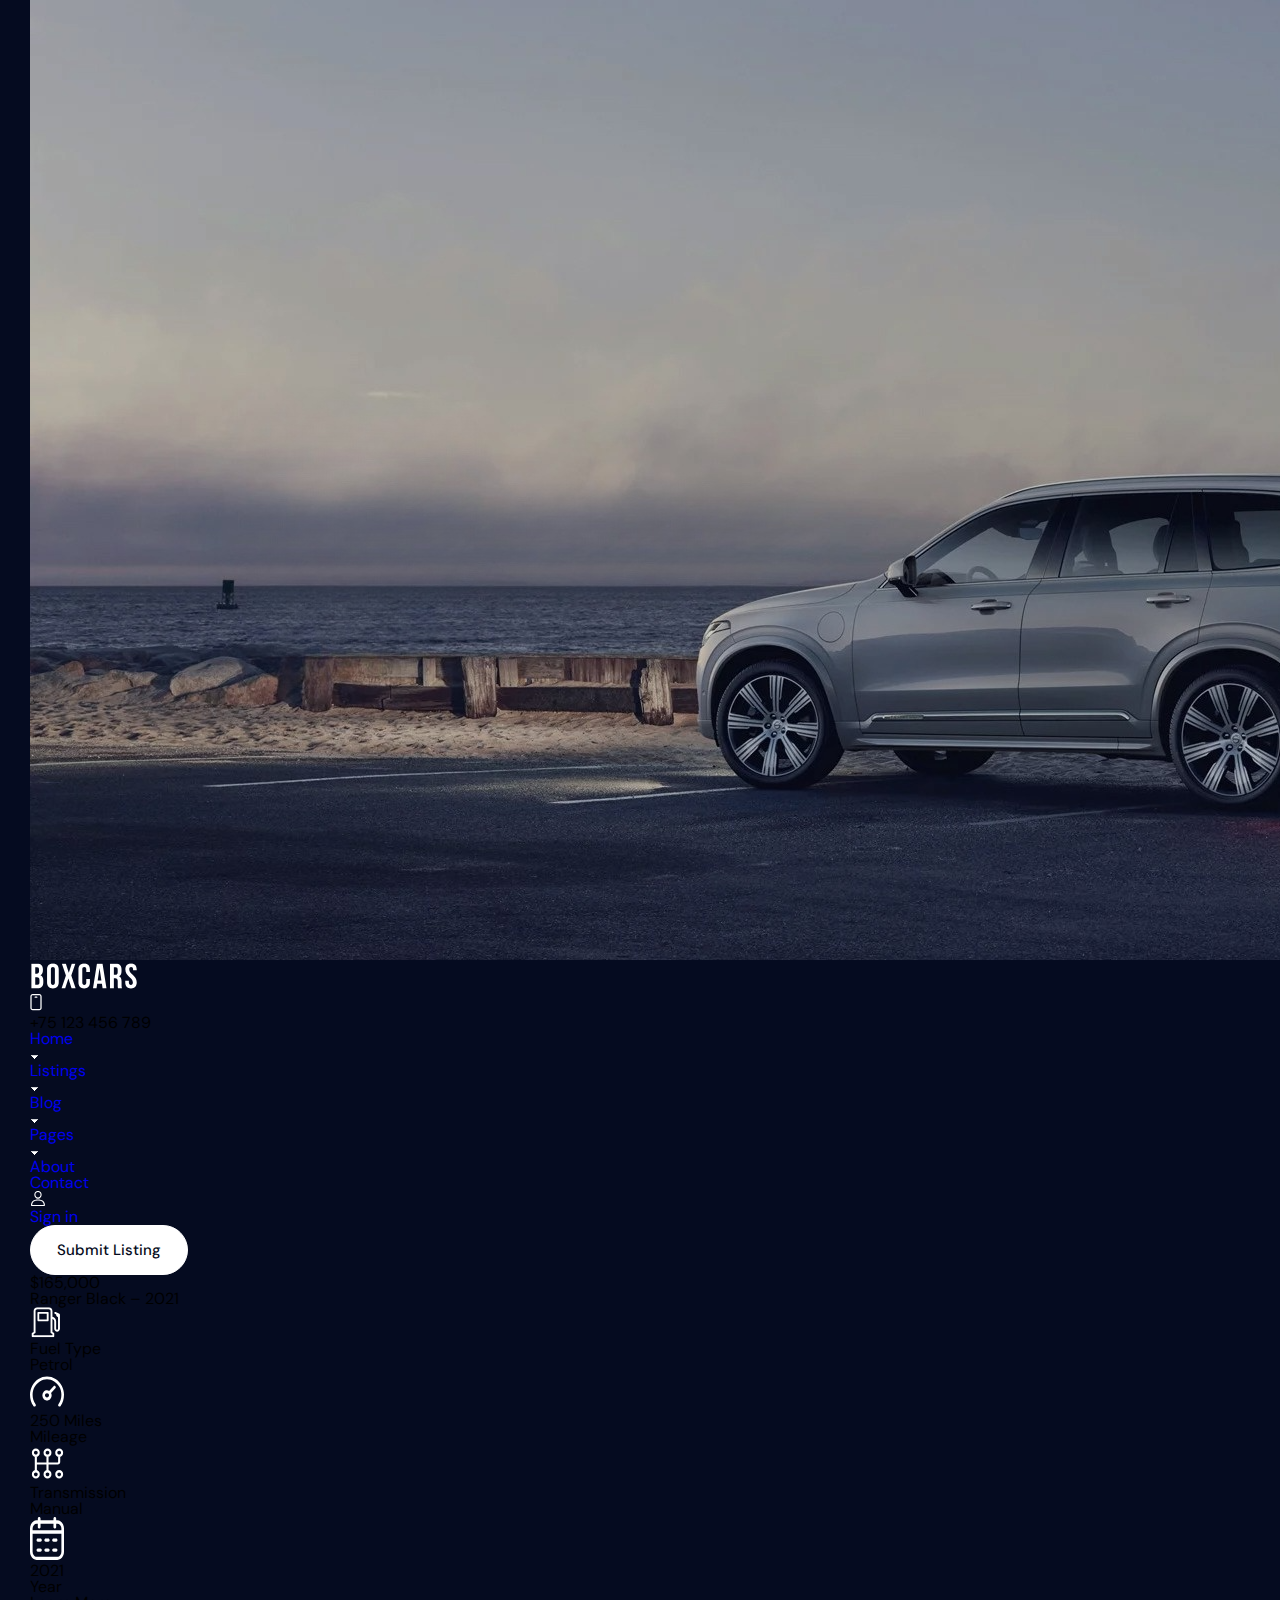
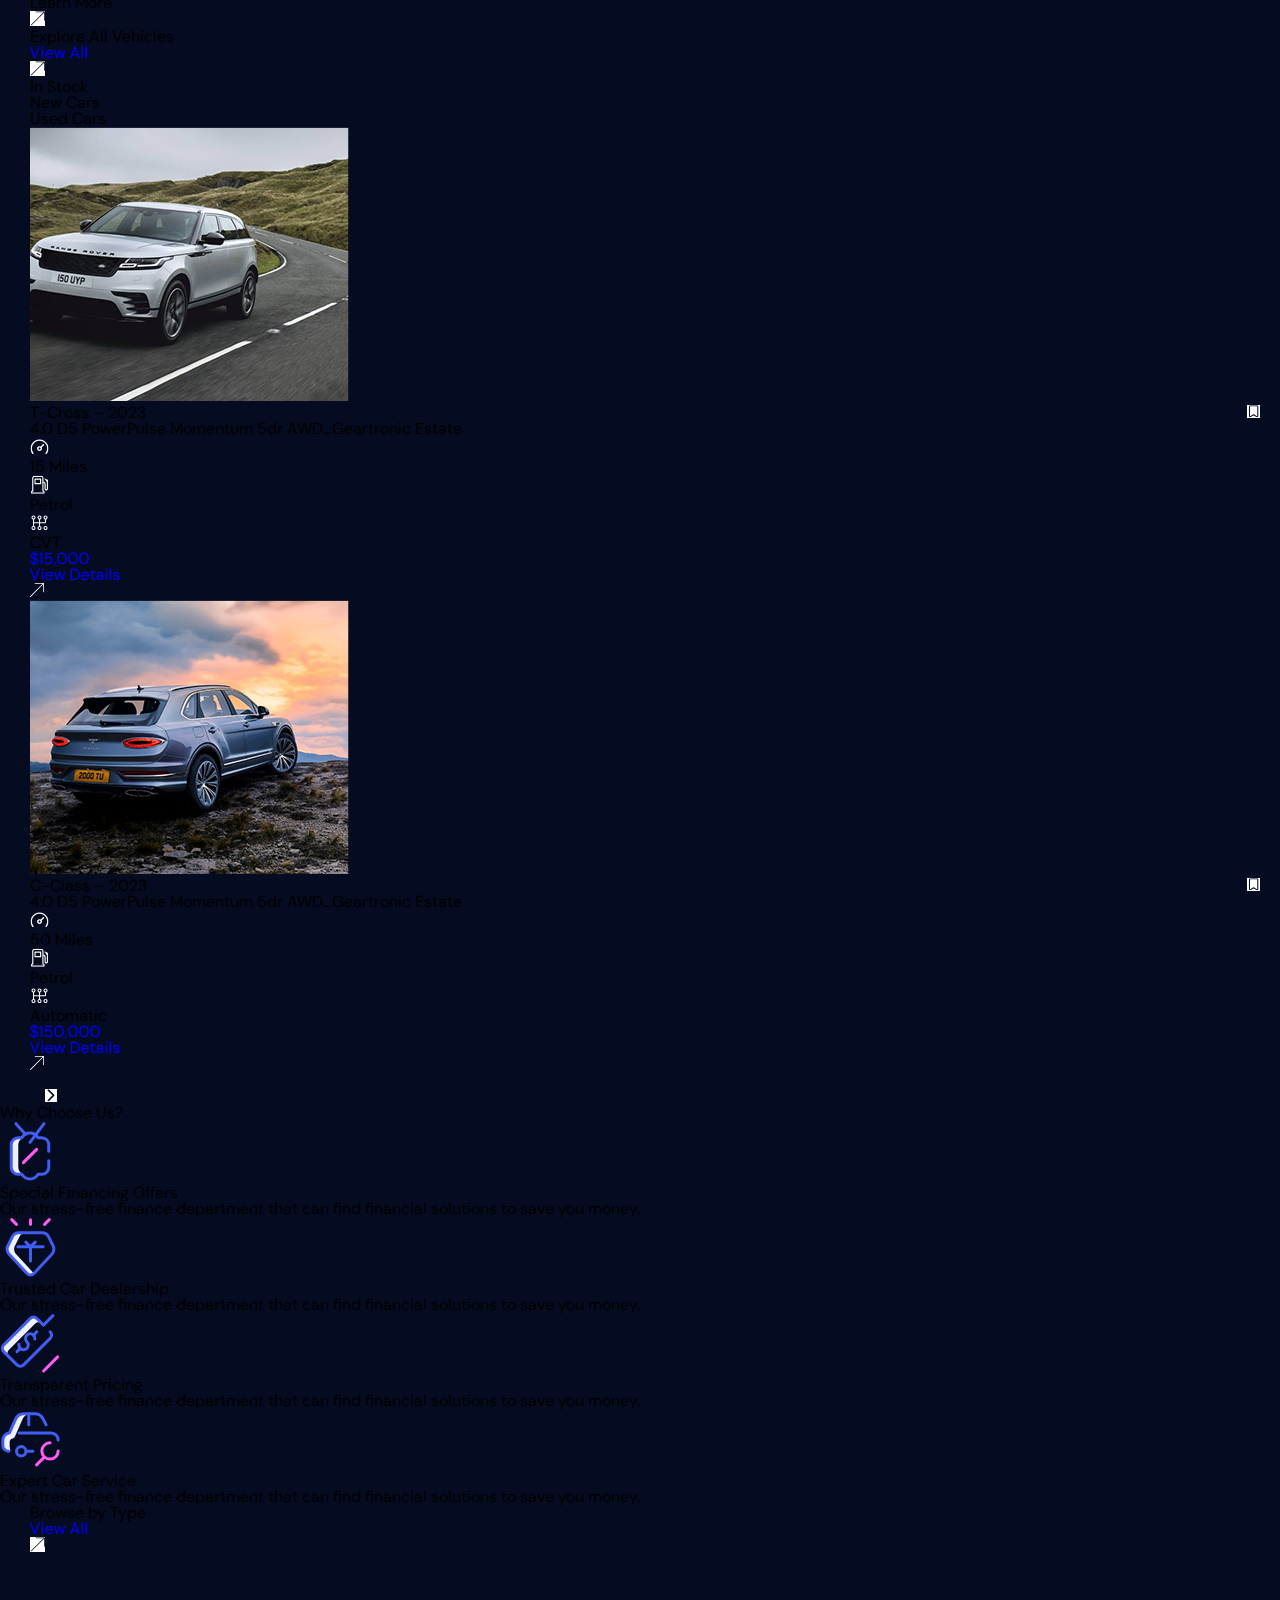
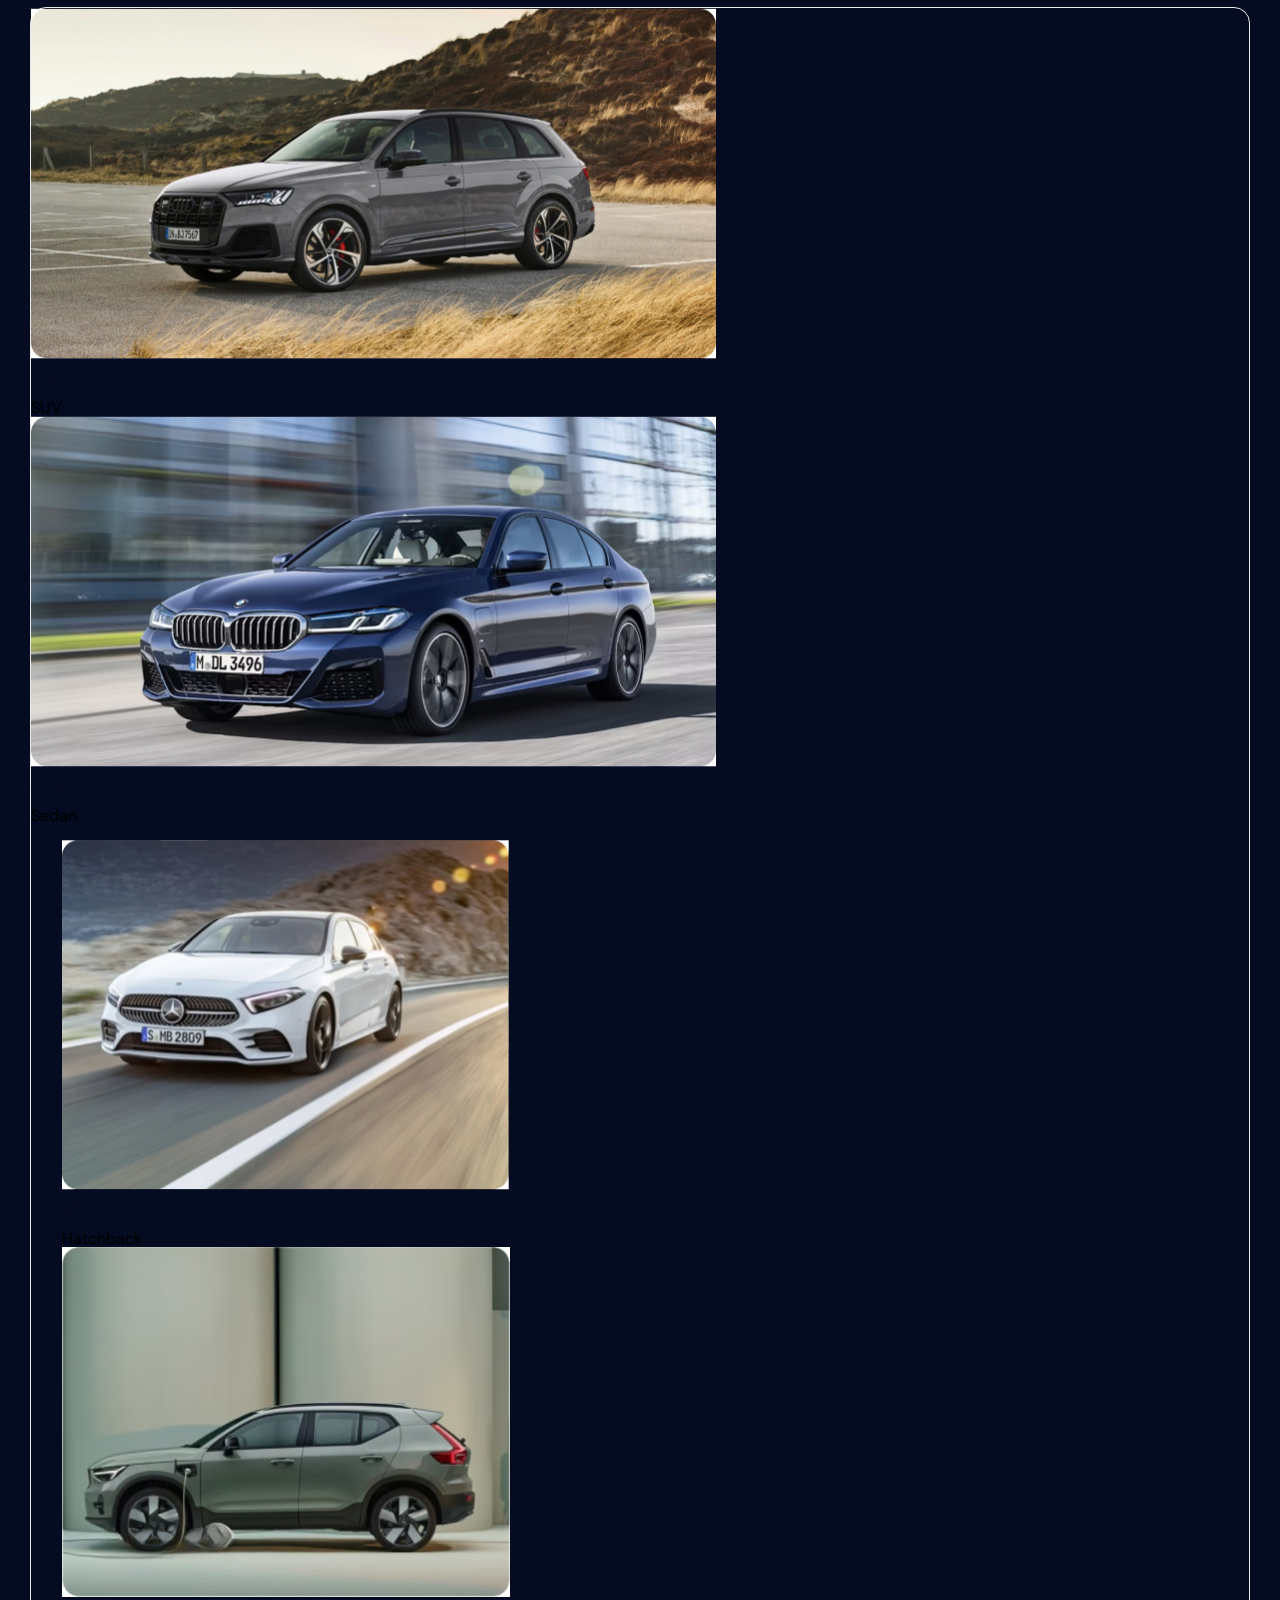
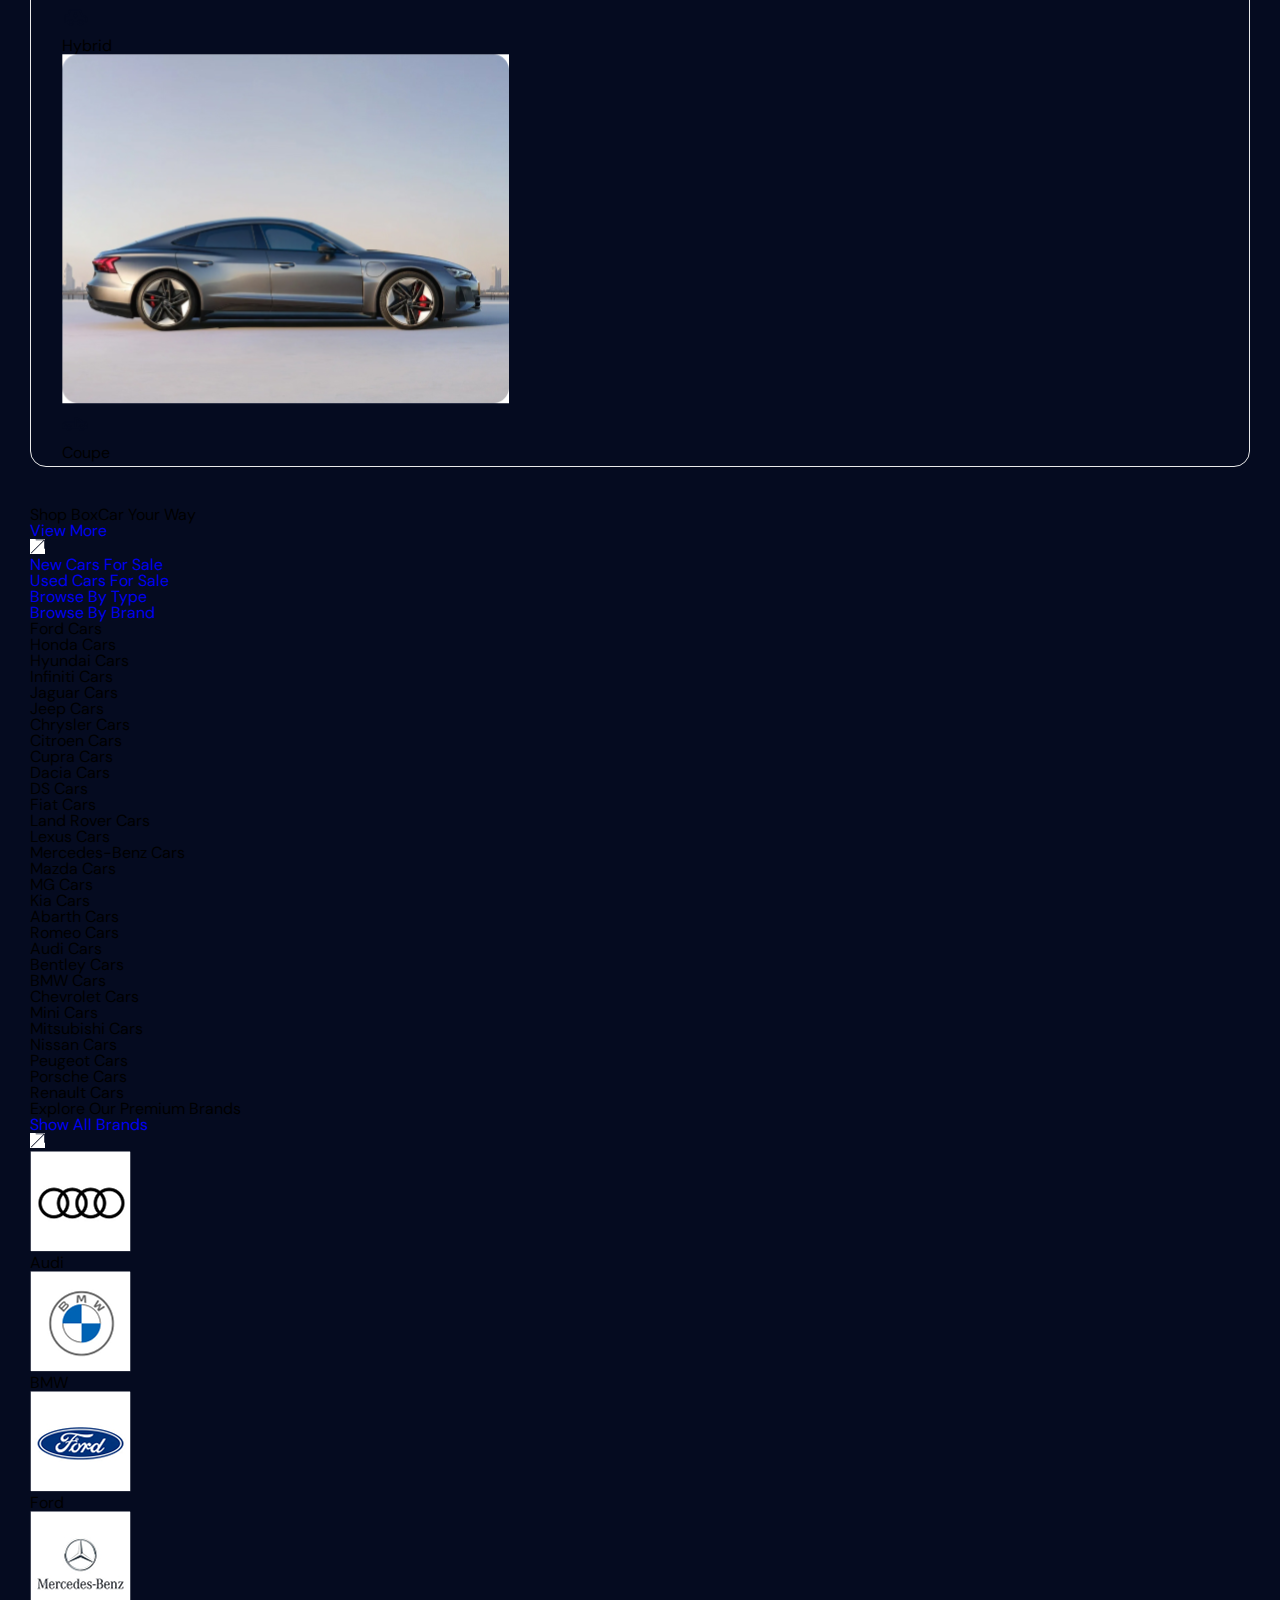
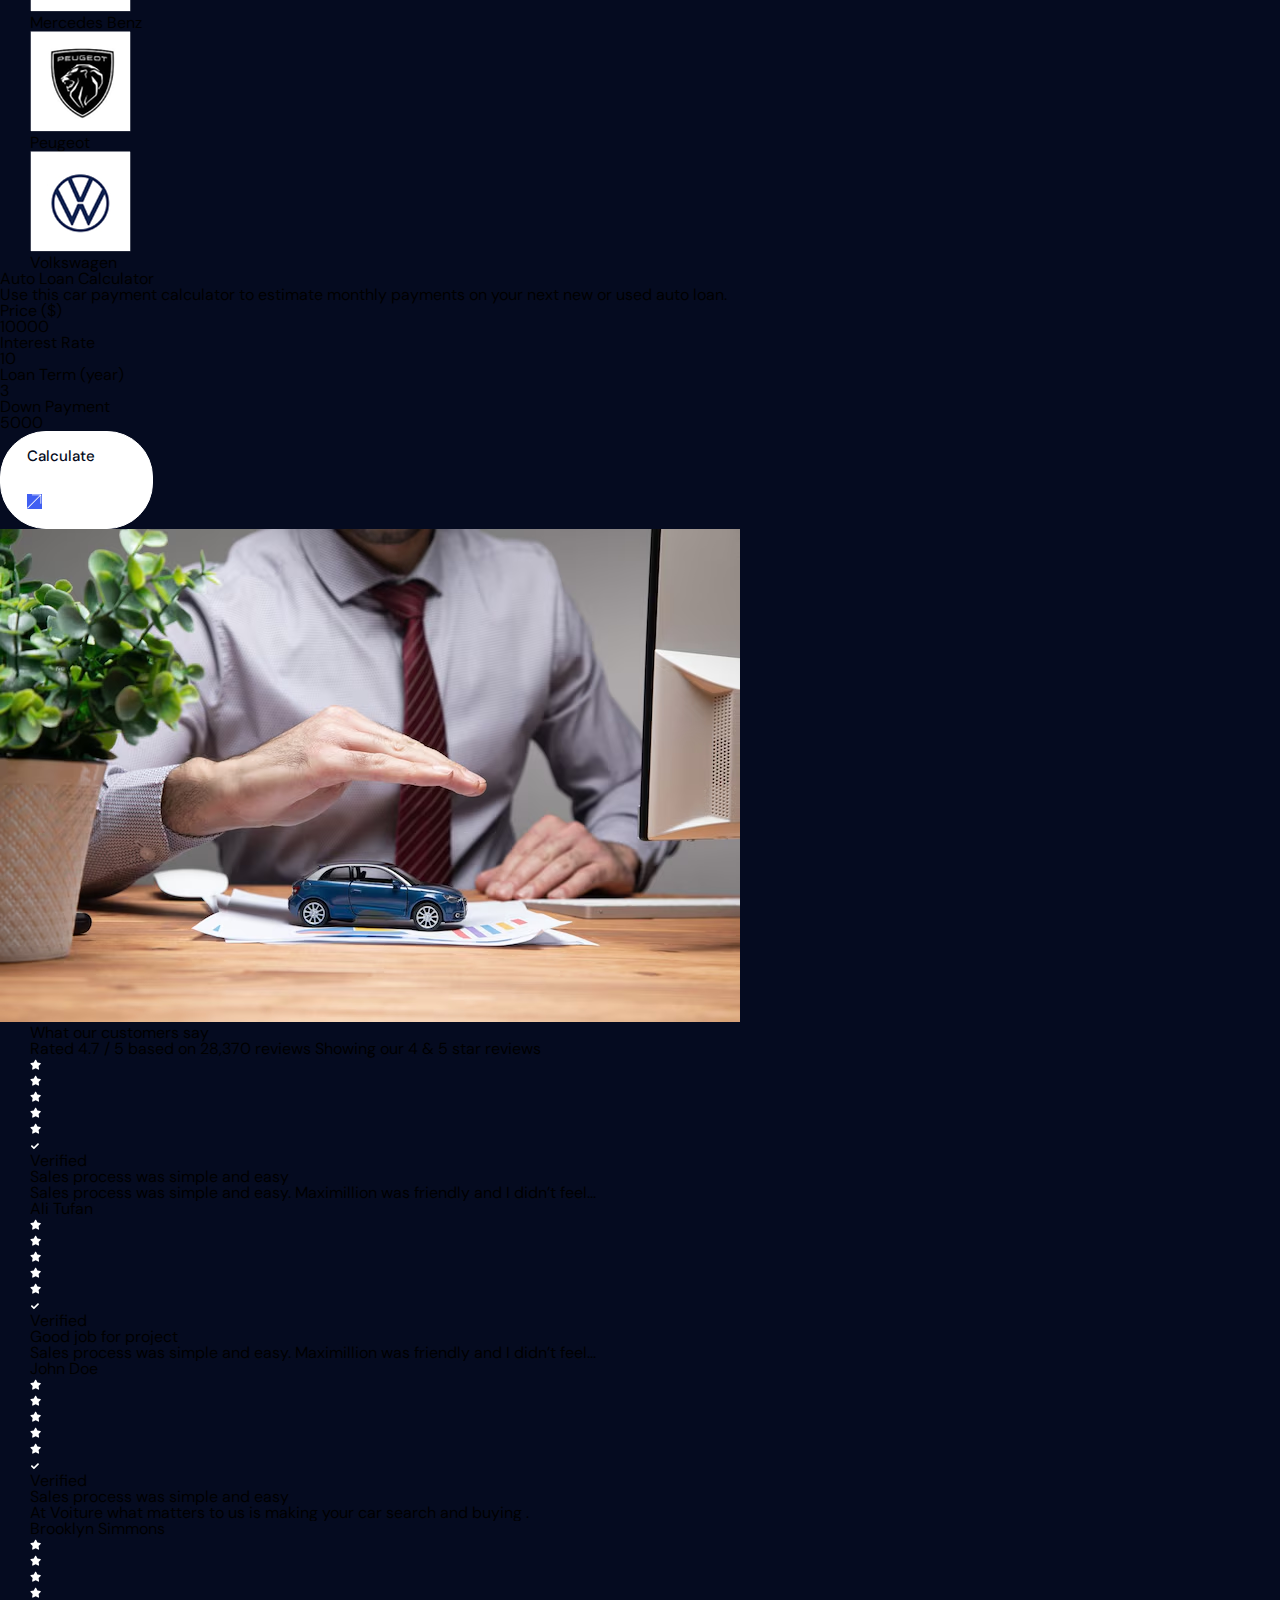
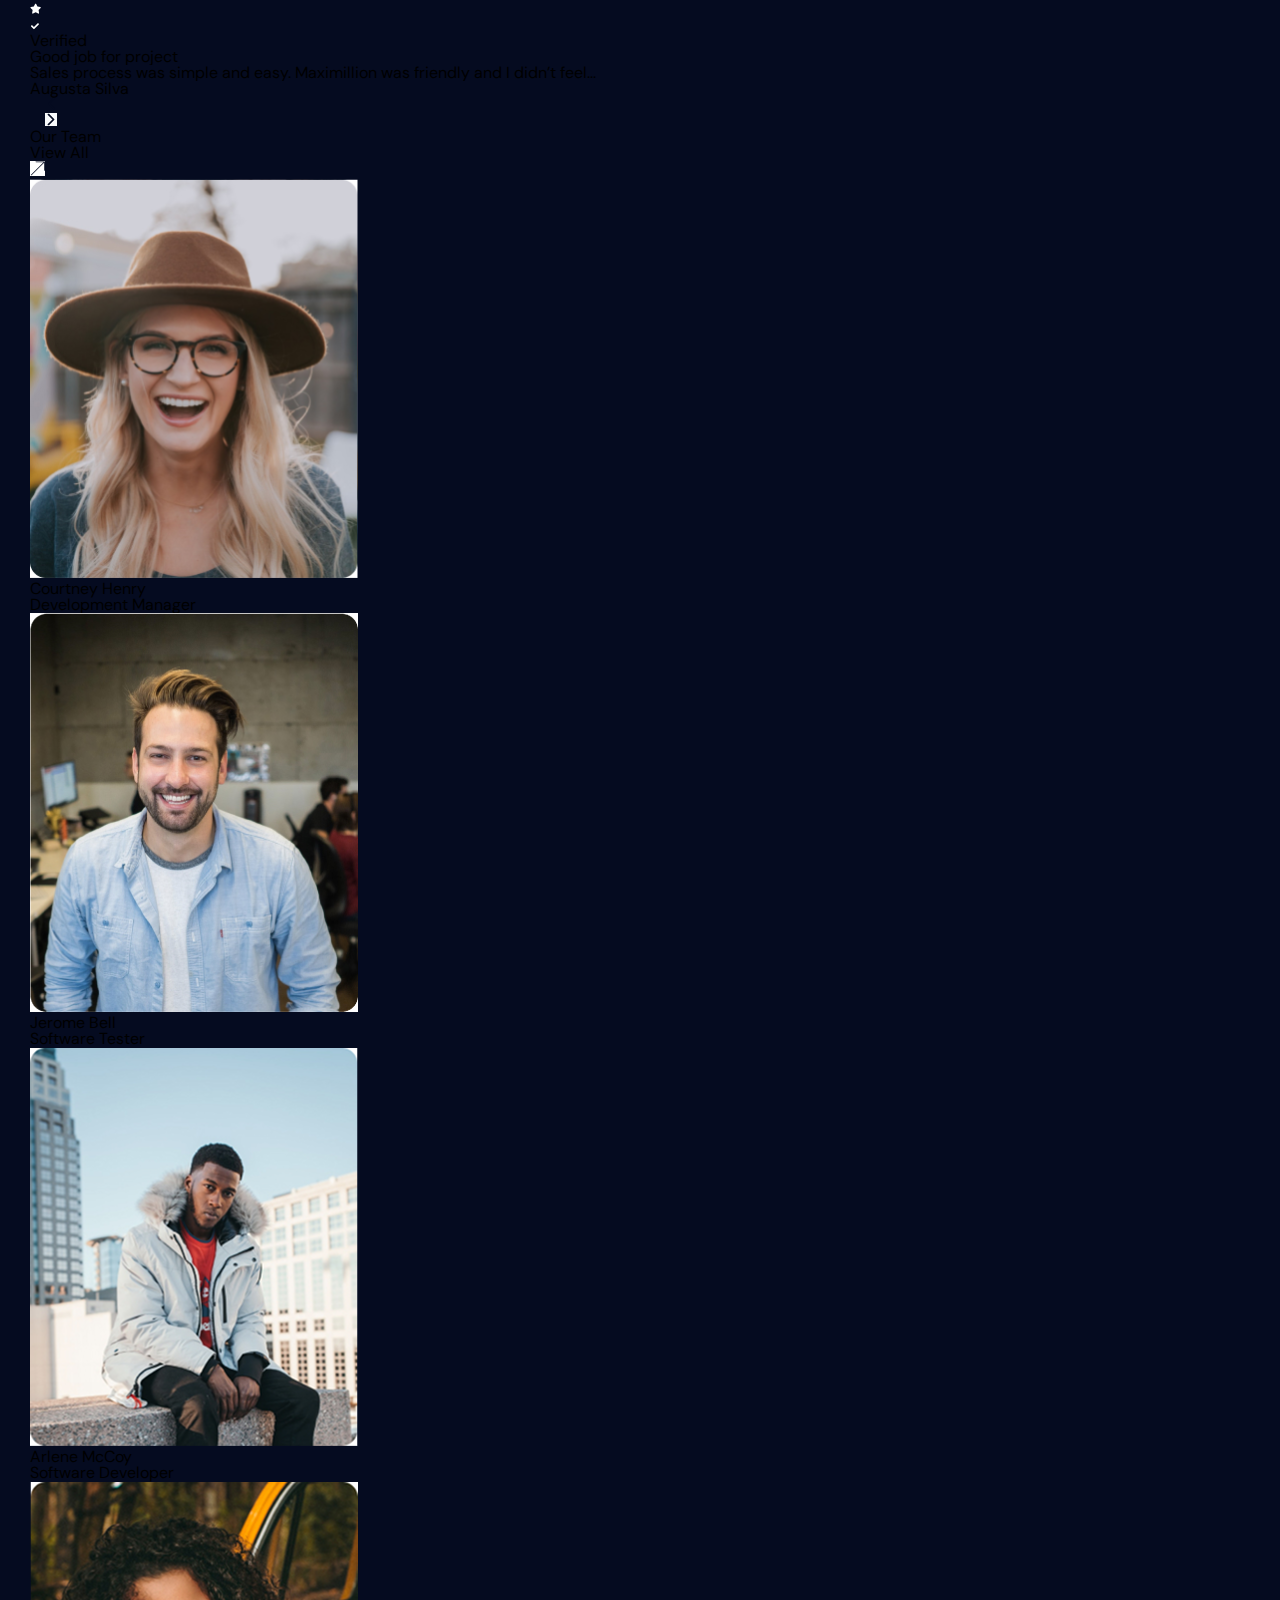
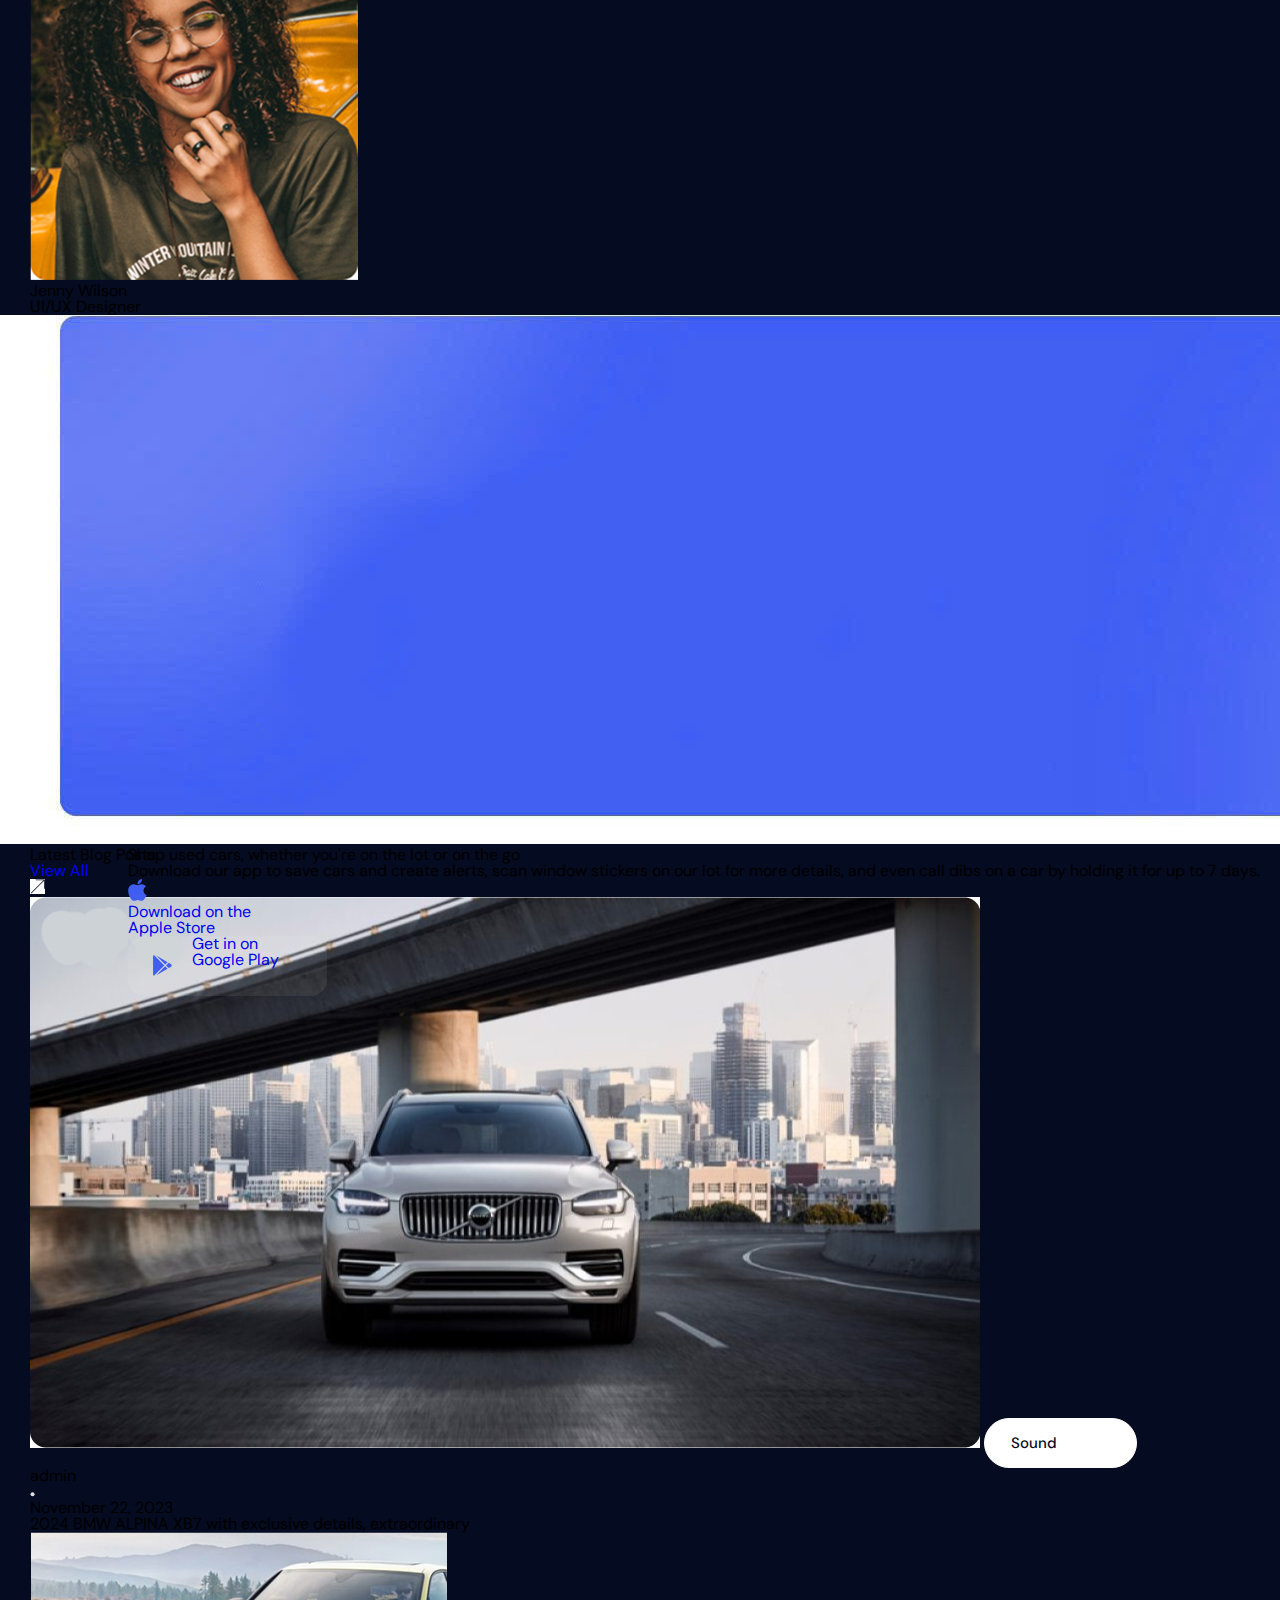
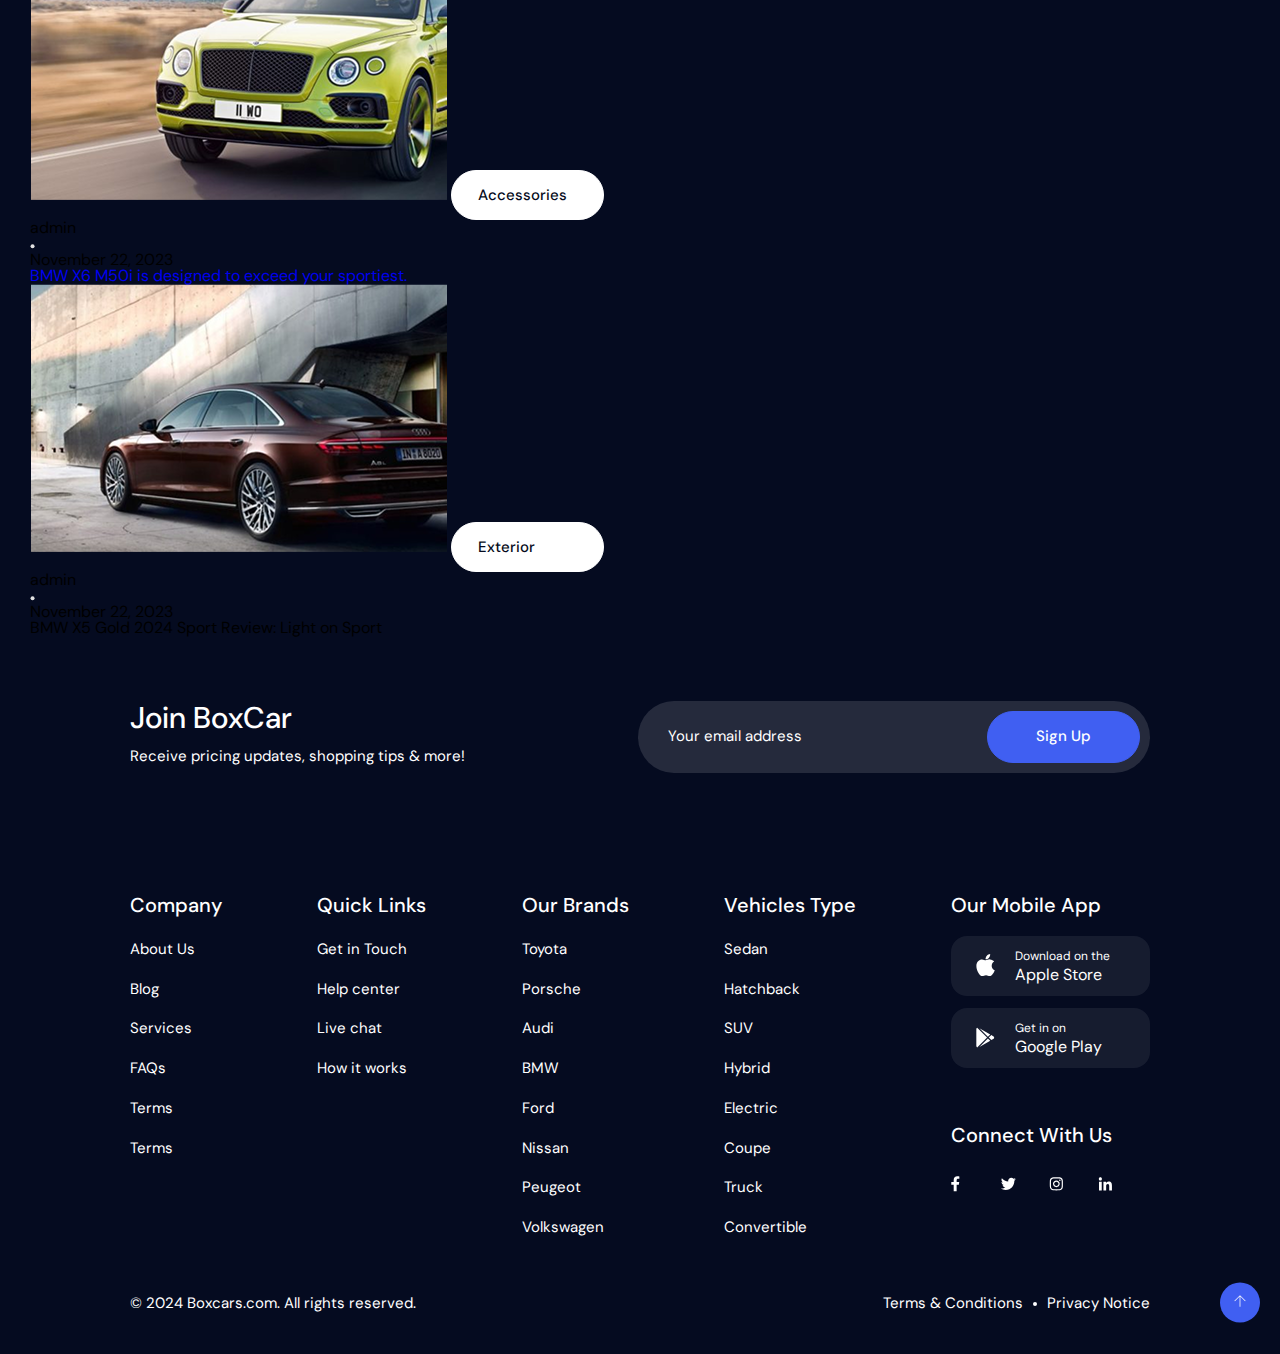
<file: index.html>
<!DOCTYPE html>
<html lang="en">
  <head>
    <meta charset="UTF-8" />
    <!-- reset css -->
    <link rel="stylesheet" href="./assets/css/reset.css" />
    <!-- embed font -->
    <link rel="preconnect" href="https://fonts.googleapis.com" />
    <link rel="preconnect" href="https://fonts.gstatic.com" crossorigin />
    <link
      href="https://fonts.googleapis.com/css2?family=DM+Sans:ital,opsz,wght@0,9..40,100..1000;1,9..40,100..1000&display=swap"
      rel="stylesheet"
    />
    <!-- css -->
    <link rel="stylesheet" href="./assets/css/style.css" />
    <meta name="viewport" content="width=device-width, initial-scale=1.0" />
    <title>Home</title>
  </head>
  <body style="height: 1000px">
    <!-- header -->
    <header>
      <div class="main-content">
        <img src="./assets/imgs/car/car-home.png" alt="" class="car-home" />
        <div class="title-header">
          <div class="title-left">
            <img src="./assets/imgs/logo.svg" alt="" class="logo" />
            <div class="contact">
              <img src="./assets/icons/phone-home.svg" alt="" />
              <p>+75 123 456 789</p>
            </div>
          </div>
          <div class="title-mid">
            <nav>
              <ul>
                <li>
                  <a href="./index.html"
                    ><p>Home</p>
                    <img src="./assets/icons/more-white.svg" alt=""
                  /></a>
                </li>
                <li>
                  <a href="list_v1.html"
                    ><p>Listings</p>
                    <img src="./assets/icons/more-white.svg" alt=""
                  /></a>
                </li>
                <li>
                  <a href="blog_v1.html">
                    <p>Blog</p>
                    <img src="./assets/icons/more-white.svg" alt="" />
                  </a>
                </li>
                <li>
                  <a href="shop_pages.html"
                    ><p>Pages</p>
                    <img src="./assets/icons/more-white.svg" alt=""
                  /></a>
                </li>
                <li>
                  <a href="about.html"><p>About</p></a>
                </li>
                <li>
                  <a href="contact.html"><p>Contact</p></a>
                </li>
              </ul>
              <div class="sign">
                <a href="login.html">
                  <svg
                    xmlns="http://www.w3.org/2000/svg"
                    width="16"
                    height="15"
                    viewBox="0 0 16 15"
                    fill="none"
                  >
                    <g clip-path="url(#clip0_5_3133)">
                      <path
                        d="M7.96875 8.45C5.70208 8.45 3.96875 8.96667 2.76875 10C1.56875 11.0333 0.96875 12.5167 0.96875 14.45C0.96875 14.6167 1.02708 14.75 1.14375 14.85C1.26042 14.95 1.38542 15 1.51875 15H14.4187C14.5521 15 14.6771 14.95 14.7937 14.85C14.9104 14.75 14.9688 14.6167 14.9688 14.45C14.9688 12.5167 14.3688 11.0333 13.1687 10C11.9688 8.96667 10.2354 8.45 7.96875 8.45ZM2.11875 13.9C2.31875 11 4.26875 9.55 7.96875 9.55C11.6687 9.55 13.6188 11 13.8188 13.9H2.11875ZM7.96875 0C7.30208 0 6.68542 0.158333 6.11875 0.474999C5.55208 0.791666 5.11042 1.23333 4.79375 1.8C4.47708 2.36667 4.31875 3 4.31875 3.7C4.31875 4.4 4.48542 5.05833 4.81875 5.675C5.15208 6.29167 5.59375 6.775 6.14375 7.125C6.69375 7.475 7.30208 7.65 7.96875 7.65C8.63542 7.65 9.24375 7.475 9.79375 7.125C10.3438 6.775 10.7854 6.29167 11.1188 5.675C11.4521 5.05833 11.6188 4.4 11.6188 3.7C11.6188 3 11.4604 2.36667 11.1438 1.8C10.8271 1.23333 10.3854 0.791666 9.81875 0.474999C9.25208 0.158333 8.63542 0 7.96875 0ZM7.96875 6.55C7.26875 6.55 6.66875 6.275 6.16875 5.725C5.66875 5.175 5.41875 4.50833 5.41875 3.725C5.41875 2.94167 5.66042 2.30833 6.14375 1.825C6.62708 1.34167 7.23542 1.1 7.96875 1.1C8.70208 1.1 9.31042 1.35 9.79375 1.85C10.2771 2.35 10.5188 2.98333 10.5188 3.75C10.5188 4.51667 10.2688 5.175 9.76875 5.725C9.26875 6.275 8.66875 6.55 7.96875 6.55Z"
                        fill="white"
                      />
                    </g>
                    <defs>
                      <clipPath id="clip0_5_3133">
                        <rect
                          width="15"
                          height="15"
                          fill="white"
                          transform="matrix(1 0 0 -1 0.46875 15)"
                        />
                      </clipPath>
                    </defs>
                  </svg>
                  <p>Sign in</p>
                </a>
              </div>
            </nav>
          </div>
          <div class="title-right">
            <a href="login.html"
              ><div class="btn btn_submit">
                <p>Submit Listing</p>
              </div></a
            >
          </div>
        </div>
        <div class="cta">
          <p class="price">$165,000</p>
          <p class="desc">Ranger Black – 2021</p>
        </div>
        <div class="info-car">
          <div class="feature feature-1">
            <svg
              xmlns="http://www.w3.org/2000/svg"
              width="31"
              height="31"
              viewBox="0 0 31 31"
              fill="none"
            >
              <g clip-path="url(#clip0_5_2388)">
                <path
                  d="M18.6383 5.85C18.6383 5.58333 18.5549 5.36667 18.3883 5.2C18.2216 5.03333 18.0049 4.95 17.7383 4.95H8.33828C8.07161 4.95 7.85495 5.03333 7.68828 5.2C7.52161 5.36667 7.43828 5.58333 7.43828 5.85V13.35C7.43828 13.6167 7.52161 13.85 7.68828 14.05C7.85495 14.25 8.07161 14.35 8.33828 14.35H17.7383C18.0049 14.35 18.2216 14.25 18.3883 14.05C18.5549 13.85 18.6383 13.6167 18.6383 13.35V5.85ZM16.7383 12.45H9.23828V6.85H16.7383V12.45ZM29.4383 6.85L25.6383 5.05C25.4383 4.91667 25.2049 4.88333 24.9383 4.95C24.6716 5.01667 24.4883 5.16667 24.3883 5.4C24.2883 5.63333 24.2716 5.88333 24.3383 6.15C24.4049 6.41667 24.5716 6.58333 24.8383 6.65L26.2383 7.45L26.1383 7.75C26.1383 8.35 26.3216 8.88333 26.6883 9.35C27.0549 9.81667 27.5049 10.15 28.0383 10.35V21.75C28.0383 22.0167 27.9383 22.25 27.7383 22.45C27.5383 22.65 27.3216 22.75 27.0883 22.75C26.8549 22.75 26.6383 22.65 26.4383 22.45C26.2383 22.25 26.1383 22.0167 26.1383 21.75V14.25C26.1383 13.1833 25.7549 12.2167 24.9883 11.35C24.2216 10.4833 23.3716 9.95 22.4383 9.75V3.95C22.4383 2.95 22.0716 2.08333 21.3383 1.35C20.6049 0.616667 19.7383 0.25 18.7383 0.25H7.43828C6.43828 0.25 5.55495 0.616667 4.78828 1.35C4.02161 2.08333 3.63828 2.95 3.63828 3.95V24.95L2.33828 25.65C1.93828 25.85 1.73828 26.1167 1.73828 26.45V29.25C1.73828 29.5167 1.83828 29.75 2.03828 29.95C2.23828 30.15 2.47161 30.25 2.73828 30.25H23.3383C23.6049 30.25 23.8216 30.15 23.9883 29.95C24.1549 29.75 24.2383 29.5167 24.2383 29.25V26.45C24.2383 26.1167 24.0716 25.85 23.7383 25.65L22.4383 24.95V11.65C22.9049 11.85 23.3216 12.2 23.6883 12.7C24.0549 13.2 24.2383 13.7167 24.2383 14.25V21.75C24.2383 22.55 24.5216 23.2333 25.0883 23.8C25.6549 24.3667 26.3216 24.65 27.0883 24.65C27.8549 24.65 28.5216 24.3667 29.0883 23.8C29.6549 23.2333 29.9383 22.55 29.9383 21.75V7.75C29.9383 7.35 29.7716 7.05 29.4383 6.85ZM22.4383 28.35H3.63828V27.05L5.03828 26.35C5.37161 26.2167 5.53828 25.95 5.53828 25.55V3.95C5.53828 3.48333 5.72161 3.06667 6.08828 2.7C6.45495 2.33333 6.90495 2.15 7.43828 2.15H18.7383C19.2049 2.15 19.6216 2.33333 19.9883 2.7C20.3549 3.06667 20.5383 3.48333 20.5383 3.95V25.55C20.5383 25.95 20.7049 26.2167 21.0383 26.35L22.4383 27.05V28.35Z"
                  fill="white"
                />
              </g>
              <defs>
                <clipPath id="clip0_5_2388">
                  <rect
                    width="30"
                    height="30"
                    fill="white"
                    transform="matrix(1 0 0 -1 0.839844 30.25)"
                  />
                </clipPath>
              </defs>
            </svg>
            <div class="value">Fuel Type</div>
            <div class="name-feature">Petrol</div>
          </div>
          <div class="feature feature-2">
            <svg
              xmlns="http://www.w3.org/2000/svg"
              width="34"
              height="37"
              viewBox="0 0 34 37"
              fill="none"
            >
              <path
                d="M34 21.83C34 26.0234 32.8667 29.7645 30.6 33.0534C30.3733 33.3823 30.0711 33.5673 29.6933 33.6084C29.3156 33.6495 28.9756 33.5467 28.6733 33.3C28.3711 33.0534 28.2011 32.745 28.1633 32.375C28.1256 32.005 28.22 31.6556 28.4467 31.3267C30.4111 28.5312 31.3933 25.3656 31.3933 21.83C31.3933 19.0345 30.7511 16.4445 29.4667 14.06C28.1822 11.6756 26.4256 9.78449 24.1967 8.38671C21.9678 6.98893 19.5689 6.29004 17 6.29004C14.4311 6.29004 12.0322 6.98893 9.80333 8.38671C7.57444 9.78449 5.81778 11.6756 4.53333 14.06C3.24889 16.4445 2.60667 19.0345 2.60667 21.83C2.60667 25.3656 3.58889 28.5312 5.55333 31.3267C5.78 31.6556 5.87444 32.005 5.83667 32.375C5.79889 32.745 5.62889 33.0534 5.32667 33.3C5.02444 33.5467 4.68444 33.6495 4.30667 33.6084C3.92889 33.5673 3.62667 33.3823 3.4 33.0534C1.13333 29.7645 0 26.0234 0 21.83C0 18.5412 0.755556 15.4784 2.26667 12.6417C3.77778 9.80504 5.83667 7.56449 8.44333 5.92004C11.05 4.2756 13.9022 3.45338 17 3.45338C20.0978 3.45338 22.95 4.2756 25.5567 5.92004C28.1633 7.56449 30.2222 9.80504 31.7333 12.6417C33.2444 15.4784 34 18.5412 34 21.83ZM25.3867 13.1967C25.6889 13.4434 25.84 13.7723 25.84 14.1834C25.84 14.5945 25.6889 14.9234 25.3867 15.17L21.08 19.98C21.4578 20.72 21.6467 21.5012 21.6467 22.3234C21.6467 23.7212 21.1933 24.9134 20.2867 25.9C19.38 26.8867 18.2844 27.38 17 27.38C15.7156 27.38 14.62 26.8867 13.7133 25.9C12.8067 24.9134 12.3533 23.7212 12.3533 22.3234C12.3533 20.9256 12.8067 19.7334 13.7133 18.7467C14.62 17.76 15.7156 17.2667 17 17.2667C17.7556 17.2667 18.4733 17.4723 19.1533 17.8834L23.5733 13.1967C23.8 12.8678 24.1022 12.7034 24.48 12.7034C24.8578 12.7034 25.16 12.8678 25.3867 13.1967ZM19.04 22.3234C19.04 21.7478 18.8322 21.2545 18.4167 20.8434C18.0011 20.4323 17.5289 20.2267 17 20.2267C16.4711 20.2267 15.9989 20.4323 15.5833 20.8434C15.1678 21.2545 14.96 21.7478 14.96 22.3234C14.96 22.8989 15.1678 23.4128 15.5833 23.865C15.9989 24.3173 16.4711 24.5434 17 24.5434C17.5289 24.5434 18.0011 24.3173 18.4167 23.865C18.8322 23.4128 19.04 22.8989 19.04 22.3234Z"
                fill="white"
              />
            </svg>
            <div class="value">250 Miles</div>
            <div class="name-feature">Mileage</div>
          </div>
          <div class="feature feature-3">
            <svg
              xmlns="http://www.w3.org/2000/svg"
              width="35"
              height="37"
              viewBox="0 0 35 37"
              fill="none"
            >
              <path
                d="M5.83385 3.4533C4.74497 3.4533 3.81163 3.86441 3.03385 4.68663C2.25608 5.50885 1.86719 6.51608 1.86719 7.7083C1.86719 8.90052 2.25608 9.90774 3.03385 10.73C3.81163 11.5522 4.74497 11.9633 5.83385 11.9633C6.92274 11.9633 7.85608 11.5522 8.63385 10.73C9.41163 9.90774 9.80052 8.90052 9.80052 7.7083C9.80052 6.51608 9.41163 5.50885 8.63385 4.68663C7.85608 3.86441 6.92274 3.4533 5.83385 3.4533ZM5.83385 5.79663C6.30052 5.79663 6.7283 5.98163 7.11719 6.35163C7.50608 6.72163 7.70052 7.17385 7.70052 7.7083C7.70052 8.24274 7.50608 8.69497 7.11719 9.06497C6.7283 9.43497 6.30052 9.61996 5.83385 9.61996C5.36719 9.61996 4.93941 9.43497 4.55052 9.06497C4.16163 8.69497 3.96719 8.24274 3.96719 7.7083C3.96719 7.17385 4.16163 6.72163 4.55052 6.35163C4.93941 5.98163 5.36719 5.79663 5.83385 5.79663ZM5.83385 25.0366C4.74497 25.0366 3.81163 25.4477 3.03385 26.27C2.25608 27.0922 1.86719 28.0994 1.86719 29.2916C1.86719 30.4839 2.25608 31.4911 3.03385 32.3133C3.81163 33.1355 4.74497 33.5466 5.83385 33.5466C6.92274 33.5466 7.85608 33.1355 8.63385 32.3133C9.41163 31.4911 9.80052 30.4839 9.80052 29.2916C9.80052 28.0994 9.41163 27.0922 8.63385 26.27C7.85608 25.4477 6.92274 25.0366 5.83385 25.0366ZM5.83385 27.38C6.30052 27.38 6.7283 27.565 7.11719 27.935C7.50608 28.305 7.70052 28.7572 7.70052 29.2916C7.70052 29.8261 7.50608 30.2783 7.11719 30.6483C6.7283 31.0183 6.30052 31.2033 5.83385 31.2033C5.36719 31.2033 4.93941 31.0183 4.55052 30.6483C4.16163 30.2783 3.96719 29.8261 3.96719 29.2916C3.96719 28.7572 4.16163 28.305 4.55052 27.935C4.93941 27.565 5.36719 27.38 5.83385 27.38ZM17.5005 3.4533C16.4116 3.4533 15.4783 3.86441 14.7005 4.68663C13.9227 5.50885 13.5339 6.51608 13.5339 7.7083C13.5339 8.90052 13.9227 9.90774 14.7005 10.73C15.4783 11.5522 16.4116 11.9633 17.5005 11.9633C18.5894 11.9633 19.5227 11.5522 20.3005 10.73C21.0783 9.90774 21.4672 8.90052 21.4672 7.7083C21.4672 6.51608 21.0783 5.50885 20.3005 4.68663C19.5227 3.86441 18.5894 3.4533 17.5005 3.4533ZM17.5005 5.79663C17.9672 5.79663 18.395 5.98163 18.7839 6.35163C19.1727 6.72163 19.3672 7.17385 19.3672 7.7083C19.3672 8.24274 19.1727 8.69497 18.7839 9.06497C18.395 9.43497 17.9672 9.61996 17.5005 9.61996C17.0339 9.61996 16.6061 9.43497 16.2172 9.06497C15.8283 8.69497 15.6339 8.24274 15.6339 7.7083C15.6339 7.17385 15.8283 6.72163 16.2172 6.35163C16.6061 5.98163 17.0339 5.79663 17.5005 5.79663ZM17.5005 25.0366C16.4116 25.0366 15.4783 25.4477 14.7005 26.27C13.9227 27.0922 13.5339 28.0994 13.5339 29.2916C13.5339 30.4839 13.9227 31.4911 14.7005 32.3133C15.4783 33.1355 16.4116 33.5466 17.5005 33.5466C18.5894 33.5466 19.5227 33.1355 20.3005 32.3133C21.0783 31.4911 21.4672 30.4839 21.4672 29.2916C21.4672 28.0994 21.0783 27.0922 20.3005 26.27C19.5227 25.4477 18.5894 25.0366 17.5005 25.0366ZM17.5005 27.38C17.9672 27.38 18.395 27.565 18.7839 27.935C19.1727 28.305 19.3672 28.7572 19.3672 29.2916C19.3672 29.8261 19.1727 30.2783 18.7839 30.6483C18.395 31.0183 17.9672 31.2033 17.5005 31.2033C17.0339 31.2033 16.6061 31.0183 16.2172 30.6483C15.8283 30.2783 15.6339 29.8261 15.6339 29.2916C15.6339 28.7572 15.8283 28.305 16.2172 27.935C16.6061 27.565 17.0339 27.38 17.5005 27.38ZM29.1672 3.4533C28.0783 3.4533 27.145 3.86441 26.3672 4.68663C25.5894 5.50885 25.2005 6.51608 25.2005 7.7083C25.2005 8.90052 25.5894 9.90774 26.3672 10.73C27.145 11.5522 28.0783 11.9633 29.1672 11.9633C30.2561 11.9633 31.1894 11.5522 31.9672 10.73C32.745 9.90774 33.1339 8.90052 33.1339 7.7083C33.1339 6.51608 32.745 5.50885 31.9672 4.68663C31.1894 3.86441 30.2561 3.4533 29.1672 3.4533ZM29.1672 5.79663C29.6339 5.79663 30.0616 5.98163 30.4505 6.35163C30.8394 6.72163 31.0339 7.17385 31.0339 7.7083C31.0339 8.24274 30.8394 8.69497 30.4505 9.06497C30.0616 9.43497 29.6339 9.61996 29.1672 9.61996C28.7005 9.61996 28.2727 9.43497 27.8839 9.06497C27.495 8.69497 27.3005 8.24274 27.3005 7.7083C27.3005 7.17385 27.495 6.72163 27.8839 6.35163C28.2727 5.98163 28.7005 5.79663 29.1672 5.79663ZM29.1672 25.0366C28.0783 25.0366 27.145 25.4477 26.3672 26.27C25.5894 27.0922 25.2005 28.0994 25.2005 29.2916C25.2005 30.4839 25.5894 31.4911 26.3672 32.3133C27.145 33.1355 28.0783 33.5466 29.1672 33.5466C30.2561 33.5466 31.1894 33.1355 31.9672 32.3133C32.745 31.4911 33.1339 30.4839 33.1339 29.2916C33.1339 28.0994 32.745 27.0922 31.9672 26.27C31.1894 25.4477 30.2561 25.0366 29.1672 25.0366ZM29.1672 27.38C29.6339 27.38 30.0616 27.565 30.4505 27.935C30.8394 28.305 31.0339 28.7572 31.0339 29.2916C31.0339 29.8261 30.8394 30.2783 30.4505 30.6483C30.0616 31.0183 29.6339 31.2033 29.1672 31.2033C28.7005 31.2033 28.2727 31.0183 27.8839 30.6483C27.495 30.2783 27.3005 29.8261 27.3005 29.2916C27.3005 28.7572 27.495 28.305 27.8839 27.935C28.2727 27.565 28.7005 27.38 29.1672 27.38ZM4.78385 10.73V26.1466C4.78385 26.4755 4.88108 26.7633 5.07552 27.01C5.26997 27.2566 5.52274 27.38 5.83385 27.38C6.14497 27.38 6.39774 27.2566 6.59219 27.01C6.78663 26.7633 6.88385 26.5166 6.88385 26.27V10.73C6.88385 10.4833 6.78663 10.2366 6.59219 9.98997C6.39774 9.7433 6.14497 9.61996 5.83385 9.61996C5.52274 9.61996 5.26997 9.7433 5.07552 9.98997C4.88108 10.2366 4.78385 10.4833 4.78385 10.73ZM16.4505 10.73V26.1466C16.4505 26.4755 16.5477 26.7633 16.7422 27.01C16.9366 27.2566 17.1894 27.38 17.5005 27.38C17.8116 27.38 18.0644 27.2566 18.2589 27.01C18.4533 26.7633 18.5505 26.5166 18.5505 26.27V10.73C18.5505 10.4833 18.4533 10.2366 18.2589 9.98997C18.0644 9.7433 17.8116 9.61996 17.5005 9.61996C17.1894 9.61996 16.9366 9.7433 16.7422 9.98997C16.5477 10.2366 16.4505 10.4833 16.4505 10.73ZM28.1172 10.73V16.8966C28.1172 17.0611 28.0783 17.1844 28.0005 17.2666C27.9227 17.3489 27.845 17.39 27.7672 17.39H5.83385C5.52274 17.39 5.26997 17.4927 5.07552 17.6983C4.88108 17.9039 4.78385 18.1711 4.78385 18.5C4.78385 18.8289 4.88108 19.0961 5.07552 19.3016C5.26997 19.5072 5.52274 19.61 5.83385 19.61H27.7672C28.4672 19.61 29.0505 19.3633 29.5172 18.87C29.9839 18.3766 30.2172 17.7189 30.2172 16.8966V10.8533C30.2172 10.5244 30.12 10.2366 29.9255 9.98997C29.7311 9.7433 29.4783 9.61996 29.1672 9.61996C28.8561 9.61996 28.6033 9.7433 28.4089 9.98997C28.2144 10.2366 28.1172 10.4833 28.1172 10.73Z"
                fill="white"
              />
            </svg>
            <div class="value">Transmission</div>
            <div class="name-feature">Manual</div>
          </div>
          <div class="feature feature-4">
            <svg
              xmlns="http://www.w3.org/2000/svg"
              width="34"
              height="43"
              viewBox="0 0 34 43"
              fill="none"
            >
              <g clip-path="url(#clip0_5_2400)">
                <path
                  d="M27.4267 3.29667H26.18V1.72C26.18 1.24222 26.0478 0.836113 25.7833 0.501667C25.5189 0.167225 25.1978 0 24.82 0C24.4422 0 24.1211 0.167225 23.8567 0.501667C23.5922 0.836113 23.46 1.24222 23.46 1.72V3.29667H10.54V1.72C10.54 1.24222 10.4078 0.836113 10.1433 0.501667C9.87889 0.167225 9.55778 0 9.18 0C8.80222 0 8.48111 0.167225 8.21667 0.501667C7.95222 0.836113 7.82 1.24222 7.82 1.72V3.29667H6.57333C5.36444 3.29667 4.26889 3.67889 3.28667 4.44333C2.30444 5.20778 1.51111 6.21111 0.906667 7.45333C0.302222 8.69556 0 10.0811 0 11.61V34.6867C0 36.2156 0.302222 37.6011 0.906667 38.8433C1.51111 40.0856 2.30444 41.0889 3.28667 41.8533C4.26889 42.6178 5.36444 43 6.57333 43H27.4267C28.6356 43 29.7311 42.6178 30.7133 41.8533C31.6956 41.0889 32.4889 40.0856 33.0933 38.8433C33.6978 37.6011 34 36.2156 34 34.6867V11.61C34 10.0811 33.6978 8.69556 33.0933 7.45333C32.4889 6.21111 31.6956 5.20778 30.7133 4.44333C29.7311 3.67889 28.6356 3.29667 27.4267 3.29667ZM6.57333 6.73667H7.82V9.89C7.82 10.3678 7.95222 10.7739 8.21667 11.1083C8.48111 11.4428 8.80222 11.61 9.18 11.61C9.55778 11.61 9.87889 11.4428 10.1433 11.1083C10.4078 10.7739 10.54 10.3678 10.54 9.89V6.73667H23.46V9.89C23.46 10.3678 23.5922 10.7739 23.8567 11.1083C24.1211 11.4428 24.4422 11.61 24.82 11.61C25.1978 11.61 25.5189 11.4428 25.7833 11.1083C26.0478 10.7739 26.18 10.3678 26.18 9.89V6.73667H27.4267C28.4844 6.73667 29.41 7.21444 30.2033 8.17C30.9967 9.12556 31.3933 10.2722 31.3933 11.61V13.1867H2.60667V11.61C2.60667 10.2722 3.00333 9.12556 3.79667 8.17C4.59 7.21444 5.51556 6.73667 6.57333 6.73667ZM27.4267 39.7033H6.57333C5.51556 39.7033 4.59 39.2017 3.79667 38.1983C3.00333 37.195 2.60667 36.0244 2.60667 34.6867V16.6267H31.3933V34.6867C31.3933 36.0244 30.9967 37.195 30.2033 38.1983C29.41 39.2017 28.4844 39.7033 27.4267 39.7033ZM11.7867 23.22C11.7867 23.6978 11.6544 24.08 11.39 24.3667C11.1256 24.6533 10.8044 24.7967 10.4267 24.7967H7.82C7.44222 24.7967 7.14 24.6533 6.91333 24.3667C6.68667 24.08 6.57333 23.6978 6.57333 23.22C6.57333 22.7422 6.68667 22.3361 6.91333 22.0017C7.14 21.6672 7.44222 21.5 7.82 21.5H10.4267C10.8044 21.5 11.1256 21.6672 11.39 22.0017C11.6544 22.3361 11.7867 22.7422 11.7867 23.22ZM27.4267 23.22C27.4267 23.6978 27.3133 24.08 27.0867 24.3667C26.86 24.6533 26.5578 24.7967 26.18 24.7967H23.5733C23.1956 24.7967 22.8744 24.6533 22.61 24.3667C22.3456 24.08 22.2133 23.6978 22.2133 23.22C22.2133 22.7422 22.3456 22.3361 22.61 22.0017C22.8744 21.6672 23.1956 21.5 23.5733 21.5H26.18C26.5578 21.5 26.86 21.6672 27.0867 22.0017C27.3133 22.3361 27.4267 22.7422 27.4267 23.22ZM19.6067 23.22C19.6067 23.6978 19.4744 24.08 19.21 24.3667C18.9456 24.6533 18.6244 24.7967 18.2467 24.7967H15.64C15.3378 24.7967 15.0544 24.6533 14.79 24.3667C14.5256 24.08 14.3933 23.6978 14.3933 23.22C14.3933 22.7422 14.5256 22.3361 14.79 22.0017C15.0544 21.6672 15.3378 21.5 15.64 21.5H18.2467C18.6244 21.5 18.9456 21.6672 19.21 22.0017C19.4744 22.3361 19.6067 22.7422 19.6067 23.22ZM11.7867 33.11C11.7867 33.5878 11.6544 33.9939 11.39 34.3283C11.1256 34.6628 10.8044 34.83 10.4267 34.83H7.82C7.44222 34.83 7.14 34.6628 6.91333 34.3283C6.68667 33.9939 6.57333 33.5878 6.57333 33.11C6.57333 32.6322 6.68667 32.2261 6.91333 31.8917C7.14 31.5572 7.44222 31.39 7.82 31.39H10.4267C10.8044 31.39 11.1256 31.5572 11.39 31.8917C11.6544 32.2261 11.7867 32.6322 11.7867 33.11ZM27.4267 33.11C27.4267 33.5878 27.3133 33.9939 27.0867 34.3283C26.86 34.6628 26.5578 34.83 26.18 34.83H23.5733C23.1956 34.83 22.8744 34.6628 22.61 34.3283C22.3456 33.9939 22.2133 33.5878 22.2133 33.11C22.2133 32.6322 22.3456 32.2261 22.61 31.8917C22.8744 31.5572 23.1956 31.39 23.5733 31.39H26.18C26.5578 31.39 26.86 31.5572 27.0867 31.8917C27.3133 32.2261 27.4267 32.6322 27.4267 33.11ZM19.6067 33.11C19.6067 33.5878 19.4744 33.9939 19.21 34.3283C18.9456 34.6628 18.6244 34.83 18.2467 34.83H15.64C15.3378 34.83 15.0544 34.6628 14.79 34.3283C14.5256 33.9939 14.3933 33.5878 14.3933 33.11C14.3933 32.6322 14.5256 32.2261 14.79 31.8917C15.0544 31.5572 15.3378 31.39 15.64 31.39H18.2467C18.6244 31.39 18.9456 31.5572 19.21 31.8917C19.4744 32.2261 19.6067 32.6322 19.6067 33.11Z"
                  fill="white"
                />
              </g>
              <defs>
                <clipPath id="clip0_5_2400">
                  <rect
                    width="34"
                    height="43"
                    fill="white"
                    transform="matrix(1 0 0 -1 0 43)"
                  />
                </clipPath>
              </defs>
            </svg>
            <div class="value">2021</div>
            <div class="name-feature">Year</div>
          </div>
          <div class="lear-more">
            <p>Learn More</p>
            <img src="./assets/icons/detail-black.svg" alt="" />
          </div>
        </div>
      </div>
    </header>
    <!-- main -->
    <main>
      <div class="main-content explore">
        <div class="title">
          <h1>Explore All Vehicles</h1>
          <a href="#!"
            ><div class="view-all">
              <p>View All</p>
              <img src="./assets/icons/detail-black.svg" alt="" /></div
          ></a>
        </div>
        <div class="tab-list">
          <ul>
            <li>
              <p>In Stock</p>
            </li>
            <li>
              <p>New Cars</p>
            </li>
            <li>
              <p>Used Cars</p>
            </li>
          </ul>
        </div>
        <div class="vehicles-list">
          <!-- item 1 -->
          <div class="item item-1">
            <div class="thumb">
              <img
                src="./assets/imgs/car/car-23.png"
                alt=""
                class="thumb-car"
              />
              <div class="attract">
                <img src="./assets/icons/save.svg" alt="" />
              </div>
            </div>
            <div class="detail-car">
              <div class="detail-content">
                <h1>T-Cross – 2023</h1>
                <div class="desc line-clamp">
                  4.0 D5 PowerPulse Momentum 5dr AWD…Geartronic Estate
                </div>
                <div class="feature">
                  <div class="feat feat-1">
                    <svg
                      xmlns="http://www.w3.org/2000/svg"
                      width="19"
                      height="19"
                      viewBox="0 0 19 19"
                      fill="none"
                    >
                      <g clip-path="url(#clip0_5_2444)">
                        <path
                          d="M18.5195 11.37C18.5195 13.41 17.9195 15.23 16.7195 16.83C16.5995 16.99 16.4395 17.08 16.2395 17.1C16.0395 17.12 15.8595 17.07 15.6995 16.95C15.5395 16.83 15.4495 16.68 15.4295 16.5C15.4095 16.32 15.4595 16.15 15.5795 15.99C16.6195 14.63 17.1395 13.09 17.1395 11.37C17.1395 10.01 16.7995 8.74996 16.1195 7.58996C15.4395 6.42996 14.5095 5.50996 13.3295 4.82996C12.1495 4.14996 10.8795 3.80996 9.51953 3.80996C8.15953 3.80996 6.88953 4.14996 5.70953 4.82996C4.52953 5.50996 3.59953 6.42996 2.91953 7.58996C2.23953 8.74996 1.89953 10.01 1.89953 11.37C1.89953 13.09 2.41953 14.63 3.45953 15.99C3.57953 16.15 3.62953 16.32 3.60953 16.5C3.58953 16.68 3.49953 16.83 3.33953 16.95C3.17953 17.07 2.99953 17.12 2.79953 17.1C2.59953 17.08 2.43953 16.99 2.31953 16.83C1.11953 15.23 0.519531 13.41 0.519531 11.37C0.519531 9.76996 0.919531 8.27996 1.71953 6.89996C2.51953 5.51996 3.60953 4.42996 4.98953 3.62996C6.36953 2.82996 7.87953 2.42996 9.51953 2.42996C11.1595 2.42996 12.6695 2.82996 14.0495 3.62996C15.4295 4.42996 16.5195 5.51996 17.3195 6.89996C18.1195 8.27996 18.5195 9.76996 18.5195 11.37ZM13.9595 7.16996C14.1195 7.28996 14.1995 7.44996 14.1995 7.64996C14.1995 7.84996 14.1195 8.00996 13.9595 8.12996L11.6795 10.47C11.8795 10.83 11.9795 11.21 11.9795 11.61C11.9795 12.29 11.7395 12.87 11.2595 13.35C10.7795 13.83 10.1995 14.07 9.51953 14.07C8.83953 14.07 8.25953 13.83 7.77953 13.35C7.29953 12.87 7.05953 12.29 7.05953 11.61C7.05953 10.93 7.29953 10.35 7.77953 9.86996C8.25953 9.38996 8.83953 9.14996 9.51953 9.14996C9.91953 9.14996 10.2995 9.24996 10.6595 9.44996L12.9995 7.16996C13.1195 7.00996 13.2795 6.92996 13.4795 6.92996C13.6795 6.92996 13.8395 7.00996 13.9595 7.16996ZM10.5995 11.61C10.5995 11.33 10.4895 11.09 10.2695 10.89C10.0495 10.69 9.79953 10.59 9.51953 10.59C9.23953 10.59 8.98953 10.69 8.76953 10.89C8.54953 11.09 8.43953 11.33 8.43953 11.61C8.43953 11.89 8.54953 12.14 8.76953 12.36C8.98953 12.58 9.23953 12.69 9.51953 12.69C9.79953 12.69 10.0495 12.58 10.2695 12.36C10.4895 12.14 10.5995 11.89 10.5995 11.61Z"
                          fill="white"
                        />
                      </g>
                      <defs>
                        <clipPath id="clip0_5_2444">
                          <rect
                            width="18"
                            height="18"
                            fill="white"
                            transform="matrix(1 0 0 -1 0.519531 18.75)"
                          />
                        </clipPath>
                      </defs>
                    </svg>
                    <p>15 Miles</p>
                  </div>
                  <div class="feat feat-2">
                    <svg
                      xmlns="http://www.w3.org/2000/svg"
                      width="19"
                      height="19"
                      viewBox="0 0 19 19"
                      fill="none"
                    >
                      <g clip-path="url(#clip0_5_2447)">
                        <path
                          d="M11.1986 4.11C11.1986 3.95 11.1486 3.82 11.0486 3.72C10.9486 3.62 10.8186 3.57 10.6586 3.57H5.01859C4.85859 3.57 4.72859 3.62 4.62859 3.72C4.52859 3.82 4.47859 3.95 4.47859 4.11V8.61C4.47859 8.77 4.52859 8.91 4.62859 9.03C4.72859 9.15 4.85859 9.21 5.01859 9.21H10.6586C10.8186 9.21 10.9486 9.15 11.0486 9.03C11.1486 8.91 11.1986 8.77 11.1986 8.61V4.11ZM10.0586 8.07H5.55859V4.71H10.0586V8.07ZM17.6786 4.71L15.3986 3.63C15.2786 3.55 15.1386 3.53 14.9786 3.57C14.8186 3.61 14.7086 3.7 14.6486 3.84C14.5886 3.98 14.5786 4.13 14.6186 4.29C14.6586 4.45 14.7586 4.55 14.9186 4.59L15.7586 5.07L15.6986 5.25C15.6986 5.61 15.8086 5.93 16.0286 6.21C16.2486 6.49 16.5186 6.69 16.8386 6.81V13.65C16.8386 13.81 16.7786 13.95 16.6586 14.07C16.5386 14.19 16.4086 14.25 16.2686 14.25C16.1286 14.25 15.9986 14.19 15.8786 14.07C15.7586 13.95 15.6986 13.81 15.6986 13.65V9.15C15.6986 8.51 15.4686 7.93 15.0086 7.41C14.5486 6.89 14.0386 6.57 13.4786 6.45V2.97C13.4786 2.37 13.2586 1.85 12.8186 1.41C12.3786 0.970001 11.8586 0.75 11.2586 0.75H4.47859C3.87859 0.75 3.34859 0.970001 2.88859 1.41C2.42859 1.85 2.19859 2.37 2.19859 2.97V15.57L1.41859 15.99C1.17859 16.11 1.05859 16.27 1.05859 16.47V18.15C1.05859 18.31 1.11859 18.45 1.23859 18.57C1.35859 18.69 1.49859 18.75 1.65859 18.75H14.0186C14.1786 18.75 14.3086 18.69 14.4086 18.57C14.5086 18.45 14.5586 18.31 14.5586 18.15V16.47C14.5586 16.27 14.4586 16.11 14.2586 15.99L13.4786 15.57V7.59C13.7586 7.71 14.0086 7.92 14.2286 8.22C14.4486 8.52 14.5586 8.83 14.5586 9.15V13.65C14.5586 14.13 14.7286 14.54 15.0686 14.88C15.4086 15.22 15.8086 15.39 16.2686 15.39C16.7286 15.39 17.1286 15.22 17.4686 14.88C17.8086 14.54 17.9786 14.13 17.9786 13.65V5.25C17.9786 5.01 17.8786 4.83 17.6786 4.71ZM13.4786 17.61H2.19859V16.83L3.03859 16.41C3.23859 16.33 3.33859 16.17 3.33859 15.93V2.97C3.33859 2.69 3.44859 2.44 3.66859 2.22C3.88859 2 4.15859 1.89 4.47859 1.89H11.2586C11.5386 1.89 11.7886 2 12.0086 2.22C12.2286 2.44 12.3386 2.69 12.3386 2.97V15.93C12.3386 16.17 12.4386 16.33 12.6386 16.41L13.4786 16.83V17.61Z"
                          fill="white"
                        />
                      </g>
                      <defs>
                        <clipPath id="clip0_5_2447">
                          <rect
                            width="18"
                            height="18"
                            fill="white"
                            transform="matrix(1 0 0 -1 0.519531 18.75)"
                          />
                        </clipPath>
                      </defs>
                    </svg>
                    <p>Petrol</p>
                  </div>
                  <div class="feat feat-3">
                    <svg
                      xmlns="http://www.w3.org/2000/svg"
                      width="19"
                      height="19"
                      viewBox="0 0 19 19"
                      fill="none"
                    >
                      <path
                        d="M3.52047 2.43007C2.96047 2.43007 2.48047 2.63007 2.08047 3.03007C1.68047 3.43007 1.48047 3.92007 1.48047 4.50007C1.48047 5.08007 1.68047 5.57007 2.08047 5.97007C2.48047 6.37007 2.96047 6.57007 3.52047 6.57007C4.08047 6.57007 4.56047 6.37007 4.96047 5.97007C5.36047 5.57007 5.56047 5.08007 5.56047 4.50007C5.56047 3.92007 5.36047 3.43007 4.96047 3.03007C4.56047 2.63007 4.08047 2.43007 3.52047 2.43007ZM3.52047 3.57007C3.76047 3.57007 3.98047 3.66007 4.18047 3.84007C4.38047 4.02007 4.48047 4.24007 4.48047 4.50007C4.48047 4.76007 4.38047 4.98007 4.18047 5.16007C3.98047 5.34007 3.76047 5.43007 3.52047 5.43007C3.28047 5.43007 3.06047 5.34007 2.86047 5.16007C2.66047 4.98007 2.56047 4.76007 2.56047 4.50007C2.56047 4.24007 2.66047 4.02007 2.86047 3.84007C3.06047 3.66007 3.28047 3.57007 3.52047 3.57007ZM3.52047 12.9301C2.96047 12.9301 2.48047 13.1301 2.08047 13.5301C1.68047 13.9301 1.48047 14.4201 1.48047 15.0001C1.48047 15.5801 1.68047 16.0701 2.08047 16.4701C2.48047 16.8701 2.96047 17.0701 3.52047 17.0701C4.08047 17.0701 4.56047 16.8701 4.96047 16.4701C5.36047 16.0701 5.56047 15.5801 5.56047 15.0001C5.56047 14.4201 5.36047 13.9301 4.96047 13.5301C4.56047 13.1301 4.08047 12.9301 3.52047 12.9301ZM3.52047 14.0701C3.76047 14.0701 3.98047 14.1601 4.18047 14.3401C4.38047 14.5201 4.48047 14.7401 4.48047 15.0001C4.48047 15.2601 4.38047 15.4801 4.18047 15.6601C3.98047 15.8401 3.76047 15.9301 3.52047 15.9301C3.28047 15.9301 3.06047 15.8401 2.86047 15.6601C2.66047 15.4801 2.56047 15.2601 2.56047 15.0001C2.56047 14.7401 2.66047 14.5201 2.86047 14.3401C3.06047 14.1601 3.28047 14.0701 3.52047 14.0701ZM9.52047 2.43007C8.96047 2.43007 8.48047 2.63007 8.08047 3.03007C7.68047 3.43007 7.48047 3.92007 7.48047 4.50007C7.48047 5.08007 7.68047 5.57007 8.08047 5.97007C8.48047 6.37007 8.96047 6.57007 9.52047 6.57007C10.0805 6.57007 10.5605 6.37007 10.9605 5.97007C11.3605 5.57007 11.5605 5.08007 11.5605 4.50007C11.5605 3.92007 11.3605 3.43007 10.9605 3.03007C10.5605 2.63007 10.0805 2.43007 9.52047 2.43007ZM9.52047 3.57007C9.76047 3.57007 9.98047 3.66007 10.1805 3.84007C10.3805 4.02007 10.4805 4.24007 10.4805 4.50007C10.4805 4.76007 10.3805 4.98007 10.1805 5.16007C9.98047 5.34007 9.76047 5.43007 9.52047 5.43007C9.28047 5.43007 9.06047 5.34007 8.86047 5.16007C8.66047 4.98007 8.56047 4.76007 8.56047 4.50007C8.56047 4.24007 8.66047 4.02007 8.86047 3.84007C9.06047 3.66007 9.28047 3.57007 9.52047 3.57007ZM9.52047 12.9301C8.96047 12.9301 8.48047 13.1301 8.08047 13.5301C7.68047 13.9301 7.48047 14.4201 7.48047 15.0001C7.48047 15.5801 7.68047 16.0701 8.08047 16.4701C8.48047 16.8701 8.96047 17.0701 9.52047 17.0701C10.0805 17.0701 10.5605 16.8701 10.9605 16.4701C11.3605 16.0701 11.5605 15.5801 11.5605 15.0001C11.5605 14.4201 11.3605 13.9301 10.9605 13.5301C10.5605 13.1301 10.0805 12.9301 9.52047 12.9301ZM9.52047 14.0701C9.76047 14.0701 9.98047 14.1601 10.1805 14.3401C10.3805 14.5201 10.4805 14.7401 10.4805 15.0001C10.4805 15.2601 10.3805 15.4801 10.1805 15.6601C9.98047 15.8401 9.76047 15.9301 9.52047 15.9301C9.28047 15.9301 9.06047 15.8401 8.86047 15.6601C8.66047 15.4801 8.56047 15.2601 8.56047 15.0001C8.56047 14.7401 8.66047 14.5201 8.86047 14.3401C9.06047 14.1601 9.28047 14.0701 9.52047 14.0701ZM15.5205 2.43007C14.9605 2.43007 14.4805 2.63007 14.0805 3.03007C13.6805 3.43007 13.4805 3.92007 13.4805 4.50007C13.4805 5.08007 13.6805 5.57007 14.0805 5.97007C14.4805 6.37007 14.9605 6.57007 15.5205 6.57007C16.0805 6.57007 16.5605 6.37007 16.9605 5.97007C17.3605 5.57007 17.5605 5.08007 17.5605 4.50007C17.5605 3.92007 17.3605 3.43007 16.9605 3.03007C16.5605 2.63007 16.0805 2.43007 15.5205 2.43007ZM15.5205 3.57007C15.7605 3.57007 15.9805 3.66007 16.1805 3.84007C16.3805 4.02007 16.4805 4.24007 16.4805 4.50007C16.4805 4.76007 16.3805 4.98007 16.1805 5.16007C15.9805 5.34007 15.7605 5.43007 15.5205 5.43007C15.2805 5.43007 15.0605 5.34007 14.8605 5.16007C14.6605 4.98007 14.5605 4.76007 14.5605 4.50007C14.5605 4.24007 14.6605 4.02007 14.8605 3.84007C15.0605 3.66007 15.2805 3.57007 15.5205 3.57007ZM15.5205 12.9301C14.9605 12.9301 14.4805 13.1301 14.0805 13.5301C13.6805 13.9301 13.4805 14.4201 13.4805 15.0001C13.4805 15.5801 13.6805 16.0701 14.0805 16.4701C14.4805 16.8701 14.9605 17.0701 15.5205 17.0701C16.0805 17.0701 16.5605 16.8701 16.9605 16.4701C17.3605 16.0701 17.5605 15.5801 17.5605 15.0001C17.5605 14.4201 17.3605 13.9301 16.9605 13.5301C16.5605 13.1301 16.0805 12.9301 15.5205 12.9301ZM15.5205 14.0701C15.7605 14.0701 15.9805 14.1601 16.1805 14.3401C16.3805 14.5201 16.4805 14.7401 16.4805 15.0001C16.4805 15.2601 16.3805 15.4801 16.1805 15.6601C15.9805 15.8401 15.7605 15.9301 15.5205 15.9301C15.2805 15.9301 15.0605 15.8401 14.8605 15.6601C14.6605 15.4801 14.5605 15.2601 14.5605 15.0001C14.5605 14.7401 14.6605 14.5201 14.8605 14.3401C15.0605 14.1601 15.2805 14.0701 15.5205 14.0701ZM2.98047 5.97007V13.4701C2.98047 13.6301 3.03047 13.7701 3.13047 13.8901C3.23047 14.0101 3.36047 14.0701 3.52047 14.0701C3.68047 14.0701 3.81047 14.0101 3.91047 13.8901C4.01047 13.7701 4.06047 13.6501 4.06047 13.5301V5.97007C4.06047 5.85007 4.01047 5.73007 3.91047 5.61007C3.81047 5.49007 3.68047 5.43007 3.52047 5.43007C3.36047 5.43007 3.23047 5.49007 3.13047 5.61007C3.03047 5.73007 2.98047 5.85007 2.98047 5.97007ZM8.98047 5.97007V13.4701C8.98047 13.6301 9.03047 13.7701 9.13047 13.8901C9.23047 14.0101 9.36047 14.0701 9.52047 14.0701C9.68047 14.0701 9.81047 14.0101 9.91047 13.8901C10.0105 13.7701 10.0605 13.6501 10.0605 13.5301V5.97007C10.0605 5.85007 10.0105 5.73007 9.91047 5.61007C9.81047 5.49007 9.68047 5.43007 9.52047 5.43007C9.36047 5.43007 9.23047 5.49007 9.13047 5.61007C9.03047 5.73007 8.98047 5.85007 8.98047 5.97007ZM14.9805 5.97007V8.97007C14.9805 9.05007 14.9605 9.11007 14.9205 9.15007C14.8805 9.19007 14.8405 9.21007 14.8005 9.21007H3.52047C3.36047 9.21007 3.23047 9.26007 3.13047 9.36007C3.03047 9.46007 2.98047 9.59007 2.98047 9.75007C2.98047 9.91007 3.03047 10.0401 3.13047 10.1401C3.23047 10.2401 3.36047 10.2901 3.52047 10.2901H14.8005C15.1605 10.2901 15.4605 10.1701 15.7005 9.93007C15.9405 9.69007 16.0605 9.37007 16.0605 8.97007V6.03007C16.0605 5.87007 16.0105 5.73007 15.9105 5.61007C15.8105 5.49007 15.6805 5.43007 15.5205 5.43007C15.3605 5.43007 15.2305 5.49007 15.1305 5.61007C15.0305 5.73007 14.9805 5.85007 14.9805 5.97007Z"
                        fill="white"
                      />
                    </svg>
                    <p>CVT</p>
                  </div>
                </div>
                <a href="#!"
                  ><div class="price">
                    <div class="cost">$15,000</div>
                    <div class="view-detail">
                      <p>View Details</p>
                      <svg
                        xmlns="http://www.w3.org/2000/svg"
                        width="14"
                        height="14"
                        viewBox="0 0 14 14"
                        fill="none"
                      >
                        <path
                          d="M13.6111 0H5.05557C4.84061 0 4.66667 0.173943 4.66667 0.388901C4.66667 0.603859 4.84061 0.777802 5.05557 0.777802H12.6723L0.113941 13.3362C-0.0379804 13.4881 -0.0379804 13.7342 0.113941 13.8861C0.189884 13.962 0.289415 14 0.38891 14C0.488405 14 0.5879 13.962 0.663879 13.8861L13.2222 1.3277V8.94447C13.2222 9.15943 13.3961 9.33337 13.6111 9.33337C13.8261 9.33337 14 9.15943 14 8.94447V0.388901C14 0.173943 13.826 0 13.6111 0Z"
                          fill="white"
                        />
                      </svg>
                    </div></div
                ></a>
              </div>
            </div>
          </div>
          <!-- item 2 -->
          <div class="item item-2">
            <div class="thumb">
              <img
                src="./assets/imgs/car/car-22.png"
                alt=""
                class="thumb-car"
              />
              <div class="attract">
                <img src="./assets/icons/save.svg" alt="" />
              </div>
            </div>
            <div class="detail-car">
              <div class="detail-content">
                <h1>C-Class – 2023</h1>
                <div class="desc line-clamp">
                  4.0 D5 PowerPulse Momentum 5dr AWD…Geartronic Estate
                </div>
                <div class="feature">
                  <div class="feat feat-1">
                    <svg
                      xmlns="http://www.w3.org/2000/svg"
                      width="19"
                      height="19"
                      viewBox="0 0 19 19"
                      fill="none"
                    >
                      <g clip-path="url(#clip0_5_2470)">
                        <path
                          d="M18.5195 11.37C18.5195 13.41 17.9195 15.23 16.7195 16.83C16.5995 16.99 16.4395 17.08 16.2395 17.1C16.0395 17.12 15.8595 17.07 15.6995 16.95C15.5395 16.83 15.4495 16.68 15.4295 16.5C15.4095 16.32 15.4595 16.15 15.5795 15.99C16.6195 14.63 17.1395 13.09 17.1395 11.37C17.1395 10.01 16.7995 8.74996 16.1195 7.58996C15.4395 6.42996 14.5095 5.50996 13.3295 4.82996C12.1495 4.14996 10.8795 3.80996 9.51953 3.80996C8.15953 3.80996 6.88953 4.14996 5.70953 4.82996C4.52953 5.50996 3.59953 6.42996 2.91953 7.58996C2.23953 8.74996 1.89953 10.01 1.89953 11.37C1.89953 13.09 2.41953 14.63 3.45953 15.99C3.57953 16.15 3.62953 16.32 3.60953 16.5C3.58953 16.68 3.49953 16.83 3.33953 16.95C3.17953 17.07 2.99953 17.12 2.79953 17.1C2.59953 17.08 2.43953 16.99 2.31953 16.83C1.11953 15.23 0.519531 13.41 0.519531 11.37C0.519531 9.76996 0.919531 8.27996 1.71953 6.89996C2.51953 5.51996 3.60953 4.42996 4.98953 3.62996C6.36953 2.82996 7.87953 2.42996 9.51953 2.42996C11.1595 2.42996 12.6695 2.82996 14.0495 3.62996C15.4295 4.42996 16.5195 5.51996 17.3195 6.89996C18.1195 8.27996 18.5195 9.76996 18.5195 11.37ZM13.9595 7.16996C14.1195 7.28996 14.1995 7.44996 14.1995 7.64996C14.1995 7.84996 14.1195 8.00996 13.9595 8.12996L11.6795 10.47C11.8795 10.83 11.9795 11.21 11.9795 11.61C11.9795 12.29 11.7395 12.87 11.2595 13.35C10.7795 13.83 10.1995 14.07 9.51953 14.07C8.83953 14.07 8.25953 13.83 7.77953 13.35C7.29953 12.87 7.05953 12.29 7.05953 11.61C7.05953 10.93 7.29953 10.35 7.77953 9.86996C8.25953 9.38996 8.83953 9.14996 9.51953 9.14996C9.91953 9.14996 10.2995 9.24996 10.6595 9.44996L12.9995 7.16996C13.1195 7.00996 13.2795 6.92996 13.4795 6.92996C13.6795 6.92996 13.8395 7.00996 13.9595 7.16996ZM10.5995 11.61C10.5995 11.33 10.4895 11.09 10.2695 10.89C10.0495 10.69 9.79953 10.59 9.51953 10.59C9.23953 10.59 8.98953 10.69 8.76953 10.89C8.54953 11.09 8.43953 11.33 8.43953 11.61C8.43953 11.89 8.54953 12.14 8.76953 12.36C8.98953 12.58 9.23953 12.69 9.51953 12.69C9.79953 12.69 10.0495 12.58 10.2695 12.36C10.4895 12.14 10.5995 11.89 10.5995 11.61Z"
                          fill="white"
                        />
                      </g>
                      <defs>
                        <clipPath id="clip0_5_2470">
                          <rect
                            width="18"
                            height="18"
                            fill="white"
                            transform="matrix(1 0 0 -1 0.519531 18.75)"
                          />
                        </clipPath>
                      </defs>
                    </svg>
                    <p>50 Miles</p>
                  </div>
                  <div class="feat feat-2">
                    <svg
                      xmlns="http://www.w3.org/2000/svg"
                      width="19"
                      height="19"
                      viewBox="0 0 19 19"
                      fill="none"
                    >
                      <g clip-path="url(#clip0_5_2473)">
                        <path
                          d="M11.1986 4.11C11.1986 3.95 11.1486 3.82 11.0486 3.72C10.9486 3.62 10.8186 3.57 10.6586 3.57H5.01859C4.85859 3.57 4.72859 3.62 4.62859 3.72C4.52859 3.82 4.47859 3.95 4.47859 4.11V8.61C4.47859 8.77 4.52859 8.91 4.62859 9.03C4.72859 9.15 4.85859 9.21 5.01859 9.21H10.6586C10.8186 9.21 10.9486 9.15 11.0486 9.03C11.1486 8.91 11.1986 8.77 11.1986 8.61V4.11ZM10.0586 8.07H5.55859V4.71H10.0586V8.07ZM17.6786 4.71L15.3986 3.63C15.2786 3.55 15.1386 3.53 14.9786 3.57C14.8186 3.61 14.7086 3.7 14.6486 3.84C14.5886 3.98 14.5786 4.13 14.6186 4.29C14.6586 4.45 14.7586 4.55 14.9186 4.59L15.7586 5.07L15.6986 5.25C15.6986 5.61 15.8086 5.93 16.0286 6.21C16.2486 6.49 16.5186 6.69 16.8386 6.81V13.65C16.8386 13.81 16.7786 13.95 16.6586 14.07C16.5386 14.19 16.4086 14.25 16.2686 14.25C16.1286 14.25 15.9986 14.19 15.8786 14.07C15.7586 13.95 15.6986 13.81 15.6986 13.65V9.15C15.6986 8.51 15.4686 7.93 15.0086 7.41C14.5486 6.89 14.0386 6.57 13.4786 6.45V2.97C13.4786 2.37 13.2586 1.85 12.8186 1.41C12.3786 0.970001 11.8586 0.75 11.2586 0.75H4.47859C3.87859 0.75 3.34859 0.970001 2.88859 1.41C2.42859 1.85 2.19859 2.37 2.19859 2.97V15.57L1.41859 15.99C1.17859 16.11 1.05859 16.27 1.05859 16.47V18.15C1.05859 18.31 1.11859 18.45 1.23859 18.57C1.35859 18.69 1.49859 18.75 1.65859 18.75H14.0186C14.1786 18.75 14.3086 18.69 14.4086 18.57C14.5086 18.45 14.5586 18.31 14.5586 18.15V16.47C14.5586 16.27 14.4586 16.11 14.2586 15.99L13.4786 15.57V7.59C13.7586 7.71 14.0086 7.92 14.2286 8.22C14.4486 8.52 14.5586 8.83 14.5586 9.15V13.65C14.5586 14.13 14.7286 14.54 15.0686 14.88C15.4086 15.22 15.8086 15.39 16.2686 15.39C16.7286 15.39 17.1286 15.22 17.4686 14.88C17.8086 14.54 17.9786 14.13 17.9786 13.65V5.25C17.9786 5.01 17.8786 4.83 17.6786 4.71ZM13.4786 17.61H2.19859V16.83L3.03859 16.41C3.23859 16.33 3.33859 16.17 3.33859 15.93V2.97C3.33859 2.69 3.44859 2.44 3.66859 2.22C3.88859 2 4.15859 1.89 4.47859 1.89H11.2586C11.5386 1.89 11.7886 2 12.0086 2.22C12.2286 2.44 12.3386 2.69 12.3386 2.97V15.93C12.3386 16.17 12.4386 16.33 12.6386 16.41L13.4786 16.83V17.61Z"
                          fill="white"
                        />
                      </g>
                      <defs>
                        <clipPath id="clip0_5_2473">
                          <rect
                            width="18"
                            height="18"
                            fill="white"
                            transform="matrix(1 0 0 -1 0.519531 18.75)"
                          />
                        </clipPath>
                      </defs>
                    </svg>
                    <p>Petrol</p>
                  </div>
                  <div class="feat feat-3">
                    <svg
                      xmlns="http://www.w3.org/2000/svg"
                      width="19"
                      height="19"
                      viewBox="0 0 19 19"
                      fill="none"
                    >
                      <path
                        d="M3.52047 2.43007C2.96047 2.43007 2.48047 2.63007 2.08047 3.03007C1.68047 3.43007 1.48047 3.92007 1.48047 4.50007C1.48047 5.08007 1.68047 5.57007 2.08047 5.97007C2.48047 6.37007 2.96047 6.57007 3.52047 6.57007C4.08047 6.57007 4.56047 6.37007 4.96047 5.97007C5.36047 5.57007 5.56047 5.08007 5.56047 4.50007C5.56047 3.92007 5.36047 3.43007 4.96047 3.03007C4.56047 2.63007 4.08047 2.43007 3.52047 2.43007ZM3.52047 3.57007C3.76047 3.57007 3.98047 3.66007 4.18047 3.84007C4.38047 4.02007 4.48047 4.24007 4.48047 4.50007C4.48047 4.76007 4.38047 4.98007 4.18047 5.16007C3.98047 5.34007 3.76047 5.43007 3.52047 5.43007C3.28047 5.43007 3.06047 5.34007 2.86047 5.16007C2.66047 4.98007 2.56047 4.76007 2.56047 4.50007C2.56047 4.24007 2.66047 4.02007 2.86047 3.84007C3.06047 3.66007 3.28047 3.57007 3.52047 3.57007ZM3.52047 12.9301C2.96047 12.9301 2.48047 13.1301 2.08047 13.5301C1.68047 13.9301 1.48047 14.4201 1.48047 15.0001C1.48047 15.5801 1.68047 16.0701 2.08047 16.4701C2.48047 16.8701 2.96047 17.0701 3.52047 17.0701C4.08047 17.0701 4.56047 16.8701 4.96047 16.4701C5.36047 16.0701 5.56047 15.5801 5.56047 15.0001C5.56047 14.4201 5.36047 13.9301 4.96047 13.5301C4.56047 13.1301 4.08047 12.9301 3.52047 12.9301ZM3.52047 14.0701C3.76047 14.0701 3.98047 14.1601 4.18047 14.3401C4.38047 14.5201 4.48047 14.7401 4.48047 15.0001C4.48047 15.2601 4.38047 15.4801 4.18047 15.6601C3.98047 15.8401 3.76047 15.9301 3.52047 15.9301C3.28047 15.9301 3.06047 15.8401 2.86047 15.6601C2.66047 15.4801 2.56047 15.2601 2.56047 15.0001C2.56047 14.7401 2.66047 14.5201 2.86047 14.3401C3.06047 14.1601 3.28047 14.0701 3.52047 14.0701ZM9.52047 2.43007C8.96047 2.43007 8.48047 2.63007 8.08047 3.03007C7.68047 3.43007 7.48047 3.92007 7.48047 4.50007C7.48047 5.08007 7.68047 5.57007 8.08047 5.97007C8.48047 6.37007 8.96047 6.57007 9.52047 6.57007C10.0805 6.57007 10.5605 6.37007 10.9605 5.97007C11.3605 5.57007 11.5605 5.08007 11.5605 4.50007C11.5605 3.92007 11.3605 3.43007 10.9605 3.03007C10.5605 2.63007 10.0805 2.43007 9.52047 2.43007ZM9.52047 3.57007C9.76047 3.57007 9.98047 3.66007 10.1805 3.84007C10.3805 4.02007 10.4805 4.24007 10.4805 4.50007C10.4805 4.76007 10.3805 4.98007 10.1805 5.16007C9.98047 5.34007 9.76047 5.43007 9.52047 5.43007C9.28047 5.43007 9.06047 5.34007 8.86047 5.16007C8.66047 4.98007 8.56047 4.76007 8.56047 4.50007C8.56047 4.24007 8.66047 4.02007 8.86047 3.84007C9.06047 3.66007 9.28047 3.57007 9.52047 3.57007ZM9.52047 12.9301C8.96047 12.9301 8.48047 13.1301 8.08047 13.5301C7.68047 13.9301 7.48047 14.4201 7.48047 15.0001C7.48047 15.5801 7.68047 16.0701 8.08047 16.4701C8.48047 16.8701 8.96047 17.0701 9.52047 17.0701C10.0805 17.0701 10.5605 16.8701 10.9605 16.4701C11.3605 16.0701 11.5605 15.5801 11.5605 15.0001C11.5605 14.4201 11.3605 13.9301 10.9605 13.5301C10.5605 13.1301 10.0805 12.9301 9.52047 12.9301ZM9.52047 14.0701C9.76047 14.0701 9.98047 14.1601 10.1805 14.3401C10.3805 14.5201 10.4805 14.7401 10.4805 15.0001C10.4805 15.2601 10.3805 15.4801 10.1805 15.6601C9.98047 15.8401 9.76047 15.9301 9.52047 15.9301C9.28047 15.9301 9.06047 15.8401 8.86047 15.6601C8.66047 15.4801 8.56047 15.2601 8.56047 15.0001C8.56047 14.7401 8.66047 14.5201 8.86047 14.3401C9.06047 14.1601 9.28047 14.0701 9.52047 14.0701ZM15.5205 2.43007C14.9605 2.43007 14.4805 2.63007 14.0805 3.03007C13.6805 3.43007 13.4805 3.92007 13.4805 4.50007C13.4805 5.08007 13.6805 5.57007 14.0805 5.97007C14.4805 6.37007 14.9605 6.57007 15.5205 6.57007C16.0805 6.57007 16.5605 6.37007 16.9605 5.97007C17.3605 5.57007 17.5605 5.08007 17.5605 4.50007C17.5605 3.92007 17.3605 3.43007 16.9605 3.03007C16.5605 2.63007 16.0805 2.43007 15.5205 2.43007ZM15.5205 3.57007C15.7605 3.57007 15.9805 3.66007 16.1805 3.84007C16.3805 4.02007 16.4805 4.24007 16.4805 4.50007C16.4805 4.76007 16.3805 4.98007 16.1805 5.16007C15.9805 5.34007 15.7605 5.43007 15.5205 5.43007C15.2805 5.43007 15.0605 5.34007 14.8605 5.16007C14.6605 4.98007 14.5605 4.76007 14.5605 4.50007C14.5605 4.24007 14.6605 4.02007 14.8605 3.84007C15.0605 3.66007 15.2805 3.57007 15.5205 3.57007ZM15.5205 12.9301C14.9605 12.9301 14.4805 13.1301 14.0805 13.5301C13.6805 13.9301 13.4805 14.4201 13.4805 15.0001C13.4805 15.5801 13.6805 16.0701 14.0805 16.4701C14.4805 16.8701 14.9605 17.0701 15.5205 17.0701C16.0805 17.0701 16.5605 16.8701 16.9605 16.4701C17.3605 16.0701 17.5605 15.5801 17.5605 15.0001C17.5605 14.4201 17.3605 13.9301 16.9605 13.5301C16.5605 13.1301 16.0805 12.9301 15.5205 12.9301ZM15.5205 14.0701C15.7605 14.0701 15.9805 14.1601 16.1805 14.3401C16.3805 14.5201 16.4805 14.7401 16.4805 15.0001C16.4805 15.2601 16.3805 15.4801 16.1805 15.6601C15.9805 15.8401 15.7605 15.9301 15.5205 15.9301C15.2805 15.9301 15.0605 15.8401 14.8605 15.6601C14.6605 15.4801 14.5605 15.2601 14.5605 15.0001C14.5605 14.7401 14.6605 14.5201 14.8605 14.3401C15.0605 14.1601 15.2805 14.0701 15.5205 14.0701ZM2.98047 5.97007V13.4701C2.98047 13.6301 3.03047 13.7701 3.13047 13.8901C3.23047 14.0101 3.36047 14.0701 3.52047 14.0701C3.68047 14.0701 3.81047 14.0101 3.91047 13.8901C4.01047 13.7701 4.06047 13.6501 4.06047 13.5301V5.97007C4.06047 5.85007 4.01047 5.73007 3.91047 5.61007C3.81047 5.49007 3.68047 5.43007 3.52047 5.43007C3.36047 5.43007 3.23047 5.49007 3.13047 5.61007C3.03047 5.73007 2.98047 5.85007 2.98047 5.97007ZM8.98047 5.97007V13.4701C8.98047 13.6301 9.03047 13.7701 9.13047 13.8901C9.23047 14.0101 9.36047 14.0701 9.52047 14.0701C9.68047 14.0701 9.81047 14.0101 9.91047 13.8901C10.0105 13.7701 10.0605 13.6501 10.0605 13.5301V5.97007C10.0605 5.85007 10.0105 5.73007 9.91047 5.61007C9.81047 5.49007 9.68047 5.43007 9.52047 5.43007C9.36047 5.43007 9.23047 5.49007 9.13047 5.61007C9.03047 5.73007 8.98047 5.85007 8.98047 5.97007ZM14.9805 5.97007V8.97007C14.9805 9.05007 14.9605 9.11007 14.9205 9.15007C14.8805 9.19007 14.8405 9.21007 14.8005 9.21007H3.52047C3.36047 9.21007 3.23047 9.26007 3.13047 9.36007C3.03047 9.46007 2.98047 9.59007 2.98047 9.75007C2.98047 9.91007 3.03047 10.0401 3.13047 10.1401C3.23047 10.2401 3.36047 10.2901 3.52047 10.2901H14.8005C15.1605 10.2901 15.4605 10.1701 15.7005 9.93007C15.9405 9.69007 16.0605 9.37007 16.0605 8.97007V6.03007C16.0605 5.87007 16.0105 5.73007 15.9105 5.61007C15.8105 5.49007 15.6805 5.43007 15.5205 5.43007C15.3605 5.43007 15.2305 5.49007 15.1305 5.61007C15.0305 5.73007 14.9805 5.85007 14.9805 5.97007Z"
                        fill="white"
                      />
                    </svg>
                    <p>Automatic</p>
                  </div>
                </div>
                <a href="#!"
                  ><div class="price">
                    <div class="cost">$150,000</div>
                    <div class="view-detail">
                      <p>View Details</p>
                      <svg
                        xmlns="http://www.w3.org/2000/svg"
                        width="14"
                        height="14"
                        viewBox="0 0 14 14"
                        fill="none"
                      >
                        <path
                          d="M13.6111 0H5.05557C4.84061 0 4.66667 0.173943 4.66667 0.388901C4.66667 0.603859 4.84061 0.777802 5.05557 0.777802H12.6723L0.113941 13.3362C-0.0379804 13.4881 -0.0379804 13.7342 0.113941 13.8861C0.189884 13.962 0.289415 14 0.38891 14C0.488405 14 0.5879 13.962 0.663879 13.8861L13.2222 1.3277V8.94447C13.2222 9.15943 13.3961 9.33337 13.6111 9.33337C13.8261 9.33337 14 9.15943 14 8.94447V0.388901C14 0.173943 13.826 0 13.6111 0Z"
                          fill="white"
                        />
                      </svg>
                    </div></div
                ></a>
              </div>
            </div>
          </div>
        </div>
        <div class="action">
          <div class="pre">
            <img src="./assets/icons/pre-chosse.svg" alt="" />
          </div>
          <div class="next">
            <img src="./assets/icons/next-1.svg" alt="" />
          </div>
        </div>
      </div>
      <div class="main-extra why-choose">
        <h1>Why Choose Us?</h1>
        <div class="mot-ngan-ly-do">
          <!-- lý do 1 -->
          <div class="ly-do ly-do-1">
            <svg
              xmlns="http://www.w3.org/2000/svg"
              width="51"
              height="61"
              viewBox="0 0 51 61"
              fill="none"
            >
              <g clip-path="url(#clip0_5_2500)">
                <mask
                  id="mask0_5_2500"
                  style="mask-type: luminance"
                  maskUnits="userSpaceOnUse"
                  x="0"
                  y="0"
                  width="51"
                  height="61"
                >
                  <path d="M51 0.310059H0V60.3101H51V0.310059Z" fill="white" />
                </mask>
                <g mask="url(#mask0_5_2500)">
                  <path
                    d="M22.9688 53.2777C22.9688 53.0421 22.827 52.8296 22.6096 52.739C20.0682 51.6796 18.2812 49.1728 18.2812 46.2476V23.7476C18.2812 20.8224 20.0682 18.3155 22.6096 17.2562C22.827 17.1656 22.9688 16.953 22.9688 16.7175V16.7163H18.2812C14.398 16.7163 11.25 19.8644 11.25 23.7476V46.2476C11.25 50.1308 14.398 53.2789 18.2812 53.2789H22.9688V53.2777Z"
                    fill="#EEF1FB"
                  />
                  <path
                    d="M23.3711 41.6268L36.6295 28.3684"
                    stroke="#FF5CF4"
                    stroke-width="3"
                    stroke-miterlimit="10"
                    stroke-linecap="round"
                    stroke-linejoin="round"
                  />
                  <path
                    d="M30 21.4039L44.0625 2.65381"
                    stroke="#405FF2"
                    stroke-width="3"
                    stroke-miterlimit="10"
                    stroke-linecap="round"
                    stroke-linejoin="round"
                  />
                  <path
                    d="M15.9375 2.65381L25.3895 13.2584"
                    stroke="#405FF2"
                    stroke-width="3"
                    stroke-miterlimit="10"
                    stroke-linecap="round"
                    stroke-linejoin="round"
                  />
                  <path
                    d="M48.75 30.31V23.7475C48.75 19.8643 45.602 16.7162 41.7188 16.7162H38.0747C36.4508 13.9259 33.4612 12.0288 30 12.0288C26.5388 12.0288 23.5493 13.9259 21.9253 16.7162H18.2812C14.398 16.7162 11.25 19.8643 11.25 23.7475V46.2475C11.25 50.1307 14.398 53.2788 18.2812 53.2788H21.9253C23.5492 56.0691 26.5388 57.9662 30 57.9662C33.4612 57.9662 36.4507 56.0691 38.0747 53.2788H41.7188C45.602 53.2788 48.75 50.1307 48.75 46.2475V39.685"
                    stroke="#405FF2"
                    stroke-width="3"
                    stroke-miterlimit="10"
                    stroke-linecap="round"
                    stroke-linejoin="round"
                  />
                </g>
              </g>
              <defs>
                <clipPath id="clip0_5_2500">
                  <rect
                    width="51"
                    height="60"
                    fill="white"
                    transform="translate(0 0.310059)"
                  />
                </clipPath>
              </defs>
            </svg>
            <p class="title line-clamp">Special Financing Offers</p>
            <p class="desc line-clamp line-2">
              Our stress-free finance department that can find financial
              solutions to save you money.
            </p>
          </div>
          <!-- lý do 2 -->
          <div class="ly-do ly-do-2">
            <svg
              xmlns="http://www.w3.org/2000/svg"
              width="61"
              height="61"
              viewBox="0 0 61 61"
              fill="none"
            >
              <path
                d="M30.5 2.65381V7.34131"
                stroke="#FF5CF4"
                stroke-width="3"
                stroke-miterlimit="10"
                stroke-linecap="round"
                stroke-linejoin="round"
              />
              <path
                d="M49.25 2.65381L44.5625 7.34131"
                stroke="#FF5CF4"
                stroke-width="3"
                stroke-miterlimit="10"
                stroke-linecap="round"
                stroke-linejoin="round"
              />
              <path
                d="M15.9738 36.9707C14.8072 35.7156 14.0938 34.0336 14.0938 32.185C14.0938 31.0564 14.3596 29.99 14.8323 29.0447L19.5198 19.6697C20.6732 17.3629 23.0579 15.7788 25.8125 15.7788H18.7812C16.0266 15.7788 13.642 17.3629 12.4885 19.6697L7.80102 29.0447C7.3284 29.99 7.0625 31.0564 7.0625 32.185C7.0625 34.0336 7.77594 35.7156 8.94254 36.9707L27.0658 56.4692C27.9218 57.3902 29.1436 57.9662 30.5 57.9662C31.8564 57.9662 33.0782 57.3902 33.9342 56.4693L34.0156 56.3816L15.9738 36.9707Z"
                fill="#EEF1FB"
              />
              <path
                d="M48.5115 19.6697L53.199 29.0447C53.6716 29.9898 53.9375 31.0564 53.9375 32.185C53.9375 34.0336 53.2241 35.7157 52.0575 36.9708L33.9342 56.4693C33.0782 57.3902 31.8564 57.9662 30.5 57.9662C29.1436 57.9662 27.9218 57.3902 27.0658 56.4693L8.94254 36.9708C7.77594 35.7157 7.0625 34.0336 7.0625 32.185C7.0625 31.0564 7.3284 29.9898 7.80102 29.0447L12.4885 19.6697C13.642 17.3628 16.0266 15.7788 18.7812 15.7788H42.2188C44.9734 15.7788 47.358 17.3628 48.5115 19.6697Z"
                stroke="#405FF2"
                stroke-width="3"
                stroke-miterlimit="10"
                stroke-linecap="round"
                stroke-linejoin="round"
              />
              <path
                d="M11.75 2.65381L16.4375 7.34131"
                stroke="#FF5CF4"
                stroke-width="3"
                stroke-miterlimit="10"
                stroke-linecap="round"
                stroke-linejoin="round"
              />
              <path
                d="M17.8867 29.8413H43.1169"
                stroke="#405FF2"
                stroke-width="3"
                stroke-miterlimit="10"
                stroke-linecap="round"
                stroke-linejoin="round"
              />
              <path
                d="M25.8125 25.1538L30.5 29.8412L35.1875 25.1538"
                stroke="#405FF2"
                stroke-width="3"
                stroke-miterlimit="10"
                stroke-linecap="round"
                stroke-linejoin="round"
              />
              <path
                d="M30.5 43.904V30.0408"
                stroke="#405FF2"
                stroke-width="3"
                stroke-miterlimit="10"
                stroke-linecap="round"
                stroke-linejoin="round"
              />
            </svg>
            <p class="title line-clamp">Trusted Car Dealership</p>
            <p class="desc line-clamp line-2">
              Our stress-free finance department that can find financial
              solutions to save you money.
            </p>
          </div>
          <!-- lý do 3 -->
          <div class="ly-do ly-do-3">
            <svg
              xmlns="http://www.w3.org/2000/svg"
              width="60"
              height="61"
              viewBox="0 0 60 61"
              fill="none"
            >
              <g clip-path="url(#clip0_5_2527)">
                <mask
                  id="mask0_5_2527"
                  style="mask-type: luminance"
                  maskUnits="userSpaceOnUse"
                  x="0"
                  y="0"
                  width="60"
                  height="61"
                >
                  <path d="M60 0.310059H0V60.3101H60V0.310059Z" fill="white" />
                </mask>
                <g mask="url(#mask0_5_2527)">
                  <path
                    d="M8.75573 37.0577L35.3054 10.5079C37.136 8.67735 40.104 8.67735 41.9346 10.5079L36.8955 5.46887C35.0649 3.6383 32.097 3.6383 30.2664 5.46887L3.71669 32.0186C1.88611 33.8492 1.88611 36.8172 3.71669 38.6477L8.75573 43.6867C6.92515 41.8561 6.92515 38.8882 8.75573 37.0577Z"
                    fill="#EEF1FB"
                  />
                  <path
                    d="M50.1537 18.727C51.9843 20.5576 51.9843 23.5256 50.1537 25.3562L23.6039 51.9058C21.7734 53.7364 18.8054 53.7364 16.9748 51.9058L3.71669 38.6477C1.88611 36.8171 1.88611 33.8491 3.71669 32.0185L30.2664 5.46888C32.097 3.6383 35.0649 3.6383 36.8955 5.46888L43.5247 12.098L52.9689 2.65381"
                    stroke="#405FF2"
                    stroke-width="3"
                    stroke-miterlimit="10"
                    stroke-linecap="round"
                    stroke-linejoin="round"
                  />
                  <path
                    d="M18.9648 31.3559C18.7646 32.7655 19.2066 34.2489 20.2909 35.3332C22.1215 37.1638 25.0895 37.1638 26.9201 35.3332C28.7507 33.5027 28.7507 30.5347 26.9201 28.7041C25.0895 26.8735 25.0895 23.9055 26.9201 22.0749C28.7507 20.2443 31.7187 20.2443 33.5493 22.0749C34.6336 23.1592 35.0756 24.6426 34.8754 26.0522"
                    stroke="#405FF2"
                    stroke-width="3"
                    stroke-miterlimit="10"
                    stroke-linecap="round"
                    stroke-linejoin="round"
                  />
                  <path
                    d="M16.9766 38.6479L20.2911 35.3333"
                    stroke="#405FF2"
                    stroke-width="3"
                    stroke-miterlimit="10"
                    stroke-linecap="round"
                    stroke-linejoin="round"
                  />
                  <path
                    d="M33.5469 22.0749L36.8614 18.7603"
                    stroke="#405FF2"
                    stroke-width="3"
                    stroke-miterlimit="10"
                    stroke-linecap="round"
                    stroke-linejoin="round"
                  />
                  <path
                    d="M43.5938 57.9661L57.6562 43.9036"
                    stroke="#FF5CF4"
                    stroke-width="3"
                    stroke-miterlimit="10"
                    stroke-linecap="round"
                    stroke-linejoin="round"
                  />
                </g>
              </g>
              <defs>
                <clipPath id="clip0_5_2527">
                  <rect
                    width="60"
                    height="60"
                    fill="white"
                    transform="translate(0 0.310059)"
                  />
                </clipPath>
              </defs>
            </svg>
            <p class="title line-clamp">Transparent Pricing</p>
            <p class="desc line-clamp line-2">
              Our stress-free finance department that can find financial
              solutions to save you money.
            </p>
          </div>
          <!-- lý do 4 -->
          <div class="ly-do ly-do-4">
            <svg
              xmlns="http://www.w3.org/2000/svg"
              width="61"
              height="61"
              viewBox="0 0 61 61"
              fill="none"
            >
              <path
                d="M24.0465 4.76318C20.3452 4.76318 16.9904 6.94088 15.4836 10.3215L9.38656 24.0007C5.73148 24.2519 2.84375 27.2944 2.84375 31.0132V36.4039C2.84375 39.6399 5.46711 42.2632 8.70312 42.2632H10.3092C10.3179 41.8123 10.3293 41.3615 10.3438 40.9106C9.9623 40.1331 9.74727 39.2591 9.74727 38.3346L9.64062 34.1773C9.64062 31.1028 10.2662 29.9195 12.5483 29.4598C13.6331 29.2412 14.5413 28.5021 14.9858 27.4887L22.5148 10.3215C24.0215 6.94088 27.3764 4.76318 31.0777 4.76318H24.0465Z"
                fill="#EEF1FB"
              />
              <path
                d="M8.70312 42.2632C5.46711 42.2632 2.84375 39.6399 2.84375 36.4039V31.0132C2.84375 27.2944 5.73148 24.2519 9.38656 24.0007L15.4836 10.3215C16.9903 6.94088 20.3451 4.76318 24.0465 4.76318H34.7217C38.2441 4.76318 41.4692 6.73756 43.0711 9.87467L46.0859 15.7789M58.1562 31.0132C58.1562 27.13 55.0082 23.982 51.125 23.982H19.1328M28.7422 15.7789V4.88037M32.9609 42.2632H27.6873M21.242 37.5757C18.6532 37.5757 16.5545 39.6744 16.5545 42.2632C16.5545 44.852 18.6532 46.9507 21.242 46.9507C23.8307 46.9507 25.9295 44.852 25.9295 42.2632C25.9295 39.6744 23.8309 37.5757 21.242 37.5757Z"
                stroke="#405FF2"
                stroke-width="3"
                stroke-miterlimit="10"
                stroke-linecap="round"
                stroke-linejoin="round"
              />
              <path
                d="M58.1562 41.9117C58.1562 46.4098 54.5097 50.1148 50.0117 50.1148C45.5136 50.1148 41.8671 46.4684 41.8671 41.9703C41.8671 37.4721 45.5722 33.8257 50.0703 33.8257M44.0351 48.4156L36.5938 55.857"
                stroke="#FF5CF3"
                stroke-width="3"
                stroke-miterlimit="10"
                stroke-linecap="round"
                stroke-linejoin="round"
              />
            </svg>
            <p class="title line-clamp">Expert Car Service</p>
            <p class="desc line-clamp line-2">
              Our stress-free finance department that can find financial
              solutions to save you money.
            </p>
          </div>
        </div>
      </div>
      <div class="main-content browse">
        <div class="top">
          <h1>Browse by Type</h1>
          <div class="view-all">
            <a href="#!"
              ><p>View All</p>
              <img src="./assets/icons/detail-black.svg" alt=""
            /></a>
          </div>
        </div>
        <div class="list-car">
          <div class="item">
            <div class="item-top">
              <div class="car car-1">
                <img
                  src="./assets/imgs/car/car-24.svg"
                  alt=""
                  class="thumb-car"
                />
                <div class="attract-car">
                  <svg
                    xmlns="http://www.w3.org/2000/svg"
                    width="26"
                    height="35"
                    viewBox="0 0 26 35"
                    fill="none"
                  >
                    <mask
                      id="mask0_5_2557"
                      style="mask-type: luminance"
                      maskUnits="userSpaceOnUse"
                      x="0"
                      y="4"
                      width="26"
                      height="27"
                    >
                      <path d="M26 4.30005H0V30.3H26V4.30005Z" fill="white" />
                    </mask>
                    <g mask="url(#mask0_5_2557)">
                      <path
                        d="M25.1522 20.6913H24.3043V16.4523C24.3043 15.0497 23.1633 13.9088 21.7609 13.9088H18.9807L17.8648 10.5609C17.5179 9.52068 16.5482 8.82178 15.4517 8.82178C15.3197 8.82178 6.15383 8.82178 5.93475 8.82178C4.82945 8.82178 3.8871 9.53063 3.53712 10.5174H2.54348C1.141 10.5174 0 11.6584 0 13.0609V16.4523C0 17.8547 1.141 18.9957 2.54348 18.9957H3.39133V20.6913H2.54348C2.07527 20.6913 1.69564 21.0709 1.69564 21.5392C1.69564 22.0075 2.07523 22.3871 2.54348 22.3871C3.3375 22.3871 4.29031 22.3871 5.08696 22.3871C5.08696 24.257 6.60831 25.7784 8.47829 25.7784C10.3482 25.7784 11.8696 24.257 11.8696 22.3871H15.8261C15.8261 24.257 17.3475 25.7784 19.2174 25.7784C21.0875 25.7784 22.6088 24.257 22.6088 22.3871C23.4057 22.3871 24.3588 22.3871 25.1522 22.3871C25.6205 22.3871 26.0001 22.0075 26.0001 21.5392C26.0001 21.0709 25.6204 20.6913 25.1522 20.6913ZM3.39133 17.3H2.54348C2.07599 17.3 1.69564 16.9196 1.69564 16.4522V13.0609C1.69564 12.5933 2.07599 12.213 2.54348 12.213H3.39133C3.39133 12.7532 3.39133 16.7762 3.39133 17.3ZM11.8695 10.5174H13.2826H15.4517C15.8173 10.5174 16.1405 10.7504 16.256 11.0971L17.1932 13.9087H11.8695V10.5174ZM5.08696 11.3652C5.08696 10.8977 5.46731 10.5174 5.93481 10.5174H10.174V13.9087H5.08696V11.3652ZM8.47829 24.0826C7.5433 24.0826 6.78265 23.322 6.78265 22.387C6.78265 21.452 7.5433 20.6913 8.47829 20.6913C9.4133 20.6913 10.174 21.452 10.174 22.387C10.174 23.322 9.4133 24.0826 8.47829 24.0826ZM19.2174 24.0826C18.2824 24.0826 17.5218 23.322 17.5218 22.387C17.5218 21.452 18.2824 20.6913 19.2174 20.6913C20.1524 20.6913 20.913 21.452 20.913 22.387C20.913 23.322 20.1524 24.0826 19.2174 24.0826ZM22.6087 20.6913H22.1525C21.5651 19.6787 20.4699 18.9957 19.2174 18.9957C17.9649 18.9957 16.8697 19.6787 16.2823 20.6913H11.4133C10.826 19.6787 9.73073 18.9957 8.47829 18.9957C7.22581 18.9957 6.13056 19.6787 5.54323 20.6913H5.08701V18.1478V15.6043C6.46958 15.6043 20.8531 15.6043 21.7609 15.6043C22.2284 15.6043 22.6088 15.9847 22.6088 16.4523L22.6087 20.6913Z"
                        fill="#050B20"
                      />
                      <path
                        d="M14.4146 17.3H12.7189C12.2507 17.3 11.8711 17.6796 11.8711 18.1479C11.8711 18.6161 12.2507 18.9957 12.7189 18.9957H14.4146C14.8827 18.9957 15.2624 18.6162 15.2624 18.1479C15.2624 17.6796 14.8828 17.3 14.4146 17.3Z"
                        fill="#050B20"
                      />
                    </g>
                  </svg>
                  <p>SUV</p>
                </div>
              </div>
              <div class="car car-2">
                <img
                  src="./assets/imgs/car/car-25.svg"
                  alt=""
                  class="thumb-car"
                />
                <div class="attract-car">
                  <svg
                    xmlns="http://www.w3.org/2000/svg"
                    width="26"
                    height="35"
                    viewBox="0 0 26 35"
                    fill="none"
                  >
                    <mask
                      id="mask0_5_2568"
                      style="mask-type: luminance"
                      maskUnits="userSpaceOnUse"
                      x="0"
                      y="4"
                      width="26"
                      height="26"
                    >
                      <path
                        d="M25.6282 4.67151H0.371094V29.9287H25.6282V4.67151Z"
                        fill="white"
                      />
                    </mask>
                    <g mask="url(#mask0_5_2568)">
                      <path
                        d="M23.2206 16.2506L18.8607 15.5236C18.6057 15.1095 18.0989 14.3605 17.3621 13.6101C15.8914 12.1122 14.1981 11.3206 12.4653 11.3206H5.36495C4.21161 11.3206 3.14228 11.9441 2.57424 12.9479L0.617647 16.4058C0.614489 16.4114 0.612122 16.4172 0.609113 16.4228C0.457767 16.6937 0.371094 17.0054 0.371094 17.3371V20.9808C0.371094 21.3894 0.702396 21.7206 1.11105 21.7206H3.48093C3.82876 22.6308 4.71532 23.2796 5.7519 23.2796C6.78848 23.2796 7.67501 22.6308 8.02289 21.7206H17.2132C17.561 22.6308 18.4475 23.2796 19.4841 23.2796C20.5206 23.2796 21.4072 22.6308 21.755 21.7206H24.8883C25.2969 21.7206 25.6282 21.3894 25.6282 20.9808V19.0218C25.6282 17.6337 24.594 16.4444 23.2206 16.2506ZM17.0093 15.4564H11.6789V12.8005H12.4653C14.5626 12.8005 16.1466 14.3511 17.0093 15.4564ZM6.74014 12.8005H10.199V15.4564H6.74014V12.8005ZM3.86225 13.6768C4.15083 13.1668 4.67975 12.8394 5.26022 12.8041V15.4564H2.85522L3.86225 13.6768ZM5.7519 21.7997C5.22885 21.7997 4.80333 21.3813 4.80333 20.867C4.80333 20.3527 5.22885 19.9342 5.7519 19.9342C6.27495 19.9342 6.70047 20.3527 6.70047 20.867C6.70047 21.3813 6.27495 21.7997 5.7519 21.7997ZM19.4841 21.7997C18.9609 21.7997 18.5354 21.3813 18.5354 20.867C18.5354 20.3527 18.961 19.9342 19.4841 19.9342C20.0071 19.9342 20.4326 20.3527 20.4326 20.867C20.4326 21.3813 20.0071 21.7997 19.4841 21.7997ZM21.829 20.2407C21.5508 19.2131 20.6051 18.4543 19.4841 18.4543C18.3629 18.4543 17.4174 19.2131 17.1389 20.2407H8.09688C7.81861 19.2131 6.87298 18.4543 5.7519 18.4543C4.63082 18.4543 3.6852 19.2131 3.40683 20.2407H1.85101V17.3371C1.85101 17.1161 2.03076 16.9363 2.25176 16.9363H18.3356L22.987 17.712C22.9941 17.7132 23.0013 17.7143 23.0085 17.7153C23.1343 17.7325 23.2541 17.7677 23.3656 17.8176C23.056 17.9061 22.8292 18.1906 22.8292 18.5286C22.8292 18.9372 23.1605 19.2685 23.5691 19.2685H24.1483V20.2408L21.829 20.2407Z"
                        fill="#050B20"
                      />
                    </g>
                  </svg>
                  <p>Sedan</p>
                </div>
              </div>
            </div>
            <div class="item-bottom">
              <div class="car car-1">
                <img
                  src="./assets/imgs/car/car-26.svg"
                  alt=""
                  class="thumb-car"
                />
                <div class="attract-car">
                  <svg
                    xmlns="http://www.w3.org/2000/svg"
                    width="26"
                    height="35"
                    viewBox="0 0 26 35"
                    fill="none"
                  >
                    <path
                      d="M20.3125 14.8124H19.3619C19.2549 14.8131 19.1489 14.7926 19.05 14.7521C18.9509 14.7117 18.8609 14.6521 18.785 14.5768L16.6237 12.4155C16.0908 11.8825 15.4572 11.4608 14.7597 11.1749C14.0623 10.8889 13.315 10.7445 12.5613 10.7499H5.6875C4.61006 10.7499 3.57674 11.1779 2.81488 11.9397C2.05301 12.7016 1.625 13.735 1.625 14.8124V18.8749C1.625 19.5213 1.88181 20.1414 2.33893 20.5985C2.79605 21.0556 3.41603 21.3124 4.0625 21.3124C4.0625 22.0666 4.36211 22.7899 4.89542 23.3232C5.42872 23.8565 6.15204 24.1562 6.90625 24.1562C7.66044 24.1562 8.38378 23.8565 8.91708 23.3232C9.45039 22.7899 9.75 22.0666 9.75 21.3124H15.5188C15.6086 21.9922 15.9424 22.6162 16.4581 23.0682C16.9738 23.5202 17.6361 23.7694 18.3219 23.7694C19.0076 23.7694 19.67 23.5202 20.1856 23.0682C20.7014 22.6162 21.0351 21.9922 21.125 21.3124H21.9375C22.584 21.3124 23.2039 21.0556 23.6611 20.5985C24.1182 20.1414 24.375 19.5213 24.375 18.8749C24.375 17.7975 23.947 16.7641 23.1851 16.0022C22.4232 15.2404 21.39 14.8124 20.3125 14.8124ZM12.6019 12.3749C13.1357 12.3739 13.6645 12.4783 14.1581 12.6817C14.6516 12.8853 15.1002 13.1842 15.4781 13.5612L16.7294 14.8124H6.695C6.54358 14.8134 6.39488 14.7721 6.26567 14.6932C6.13646 14.6142 6.03189 14.5007 5.96375 14.3655L5.02125 12.4805C5.23674 12.412 5.46136 12.3763 5.6875 12.3749H12.6019ZM3.25 18.8749V14.8124C3.25044 14.319 3.4006 13.8374 3.68063 13.4312L4.49313 15.0562C4.69243 15.4707 5.00496 15.8203 5.39459 16.0647C5.78422 16.3092 6.23505 16.4384 6.695 16.4374H11.375V19.6874H9.46561C9.23742 19.2014 8.87548 18.7904 8.42224 18.5025C7.969 18.2146 7.44319 18.0618 6.90625 18.0618C6.36931 18.0618 5.84347 18.2146 5.39023 18.5025C4.93699 18.7904 4.5751 19.2014 4.34687 19.6874H4.0625C3.84701 19.6874 3.64035 19.6018 3.48798 19.4495C3.3356 19.2971 3.25 19.0904 3.25 18.8749ZM6.90625 22.1249C6.66521 22.1249 6.42957 22.0534 6.22915 21.9195C6.02873 21.7856 5.87251 21.5952 5.78027 21.3725C5.68803 21.1499 5.66389 20.9048 5.71092 20.6684C5.75795 20.432 5.87402 20.2148 6.04447 20.0443C6.21491 19.874 6.43207 19.7579 6.66848 19.7108C6.9049 19.6638 7.14995 19.6879 7.37264 19.7802C7.59534 19.8724 7.7857 20.0287 7.9196 20.2291C8.0535 20.4294 8.125 20.6651 8.125 20.9062C8.125 21.2294 7.99661 21.5394 7.76804 21.7679C7.53948 21.9965 7.22948 22.1249 6.90625 22.1249ZM18.2812 22.1249C18.0402 22.1249 17.8046 22.0534 17.6041 21.9195C17.4037 21.7856 17.2475 21.5952 17.1553 21.3725C17.063 21.1499 17.0389 20.9048 17.0859 20.6684C17.1329 20.432 17.249 20.2148 17.4195 20.0443C17.5899 19.874 17.8071 19.7579 18.0435 19.7108C18.2799 19.6638 18.5249 19.6879 18.7477 19.7802C18.9704 19.8724 19.1607 20.0287 19.2946 20.2291C19.4285 20.4294 19.5 20.6651 19.5 20.9062C19.5 21.2294 19.3716 21.5394 19.143 21.7679C18.9145 21.9965 18.6045 22.1249 18.2812 22.1249ZM21.9375 19.6874H20.8406C20.6124 19.2014 20.2505 18.7904 19.7972 18.5025C19.344 18.2146 18.8182 18.0618 18.2812 18.0618C17.7443 18.0618 17.2185 18.2146 16.7653 18.5025C16.312 18.7904 15.9501 19.2014 15.7219 19.6874H13V16.4374H20.3125C20.6533 16.4392 20.9898 16.5125 21.3005 16.6524C21.6112 16.7924 21.8891 16.9959 22.1162 17.2499H21.9375C21.722 17.2499 21.5154 17.3355 21.363 17.4878C21.2106 17.6402 21.125 17.8469 21.125 18.0624C21.125 18.2779 21.2106 18.4846 21.363 18.637C21.5154 18.7893 21.722 18.8749 21.9375 18.8749H22.75C22.75 19.0904 22.6644 19.2971 22.512 19.4495C22.3596 19.6018 22.153 19.6874 21.9375 19.6874Z"
                      fill="#050B20"
                    />
                  </svg>
                  <p>Hatchback</p>
                </div>
              </div>
              <div class="car car-2">
                <img
                  src="./assets/imgs/car/car-27.png"
                  alt=""
                  class="thumb-car"
                />
                <div class="attract-car">
                  <svg
                    xmlns="http://www.w3.org/2000/svg"
                    width="27"
                    height="35"
                    viewBox="0 0 27 35"
                    fill="none"
                  >
                    <path
                      d="M24.0255 16.2913L20.7862 14.9961L18.9035 10.6029C18.5184 9.70512 17.6393 9.125 16.6627 9.125H9.21043C8.12819 9.125 7.16375 9.85219 6.86637 10.893L5.74675 14.8125H3.92188C3.02569 14.8125 2.29688 15.5413 2.29688 16.4375V21.3125C2.29688 22.2087 3.02569 22.9375 3.92188 22.9375H5.66225C6.02544 24.335 7.28725 25.375 8.79688 25.375C10.3065 25.375 11.5683 24.335 11.9315 22.9375H15.4123C15.7754 24.335 17.0373 25.375 18.5469 25.375C20.0565 25.375 21.3183 24.335 21.6815 22.9375H23.4219C24.318 22.9375 25.0469 22.2087 25.0469 21.3125V17.8001C25.0469 17.1314 24.6463 16.5391 24.0255 16.2913ZM8.79688 23.75C7.90069 23.75 7.17188 23.0212 7.17188 22.125C7.17188 21.2288 7.90069 20.5 8.79688 20.5C9.69303 20.5 10.4219 21.2288 10.4219 22.125C10.4219 23.0212 9.69303 23.75 8.79688 23.75ZM18.5469 23.75C17.6507 23.75 16.9219 23.0212 16.9219 22.125C16.9219 21.2288 17.6507 20.5 18.5469 20.5C19.443 20.5 20.1719 21.2288 20.1719 22.125C20.1719 23.0212 19.443 23.75 18.5469 23.75ZM23.4219 21.3125H21.6815C21.3183 19.915 20.0565 18.875 18.5469 18.875C17.0373 18.875 15.7754 19.915 15.4123 21.3125H11.9315C11.5683 19.915 10.3065 18.875 8.79688 18.875C7.28725 18.875 6.02544 19.915 5.66225 21.3125H3.92188V16.4375H6.35938C6.72175 16.4375 7.04106 16.197 7.14019 15.8484L8.42798 11.3399C8.52793 10.9921 8.84888 10.75 9.21043 10.75H16.6627C16.9877 10.75 17.281 10.9434 17.4094 11.2424L19.4244 15.9451C19.5089 16.1434 19.6689 16.2994 19.8688 16.3798L23.4219 17.8001V21.3125Z"
                      fill="#050B20"
                    />
                    <path
                      d="M12.4087 18.7385C12.0357 18.4899 11.935 17.9853 12.1836 17.6115L12.9661 16.4375H12.0471C11.7473 16.4375 11.4719 16.2725 11.3305 16.0085C11.1891 15.7444 11.2046 15.4235 11.3711 15.1749L12.9961 12.7374C13.2447 12.3637 13.7493 12.2629 14.1231 12.5123C14.496 12.7609 14.5967 13.2655 14.3481 13.6393L13.5657 14.8125H14.4846C14.7845 14.8125 15.0599 14.9774 15.2012 15.2415C15.3426 15.5055 15.3272 15.8265 15.1606 16.0752L13.5356 18.5127C13.2862 18.8872 12.7808 18.9872 12.4087 18.7385Z"
                      fill="#050B20"
                    />
                  </svg>
                  <p>Hybrid</p>
                </div>
              </div>
              <div class="car car-2">
                <img
                  src="./assets/imgs/car/car-28.svg"
                  alt=""
                  class="thumb-car"
                />
                <div class="attract-car">
                  <svg
                    xmlns="http://www.w3.org/2000/svg"
                    width="27"
                    height="35"
                    viewBox="0 0 27 35"
                    fill="none"
                  >
                    <mask
                      id="mask0_5_2591"
                      style="mask-type: luminance"
                      maskUnits="userSpaceOnUse"
                      x="0"
                      y="4"
                      width="26"
                      height="26"
                    >
                      <path
                        d="M25.9681 4.62146H0.710938V29.8786H25.9681V4.62146Z"
                        fill="white"
                      />
                    </mask>
                    <g mask="url(#mask0_5_2591)">
                      <path
                        d="M22.3681 14.2482H20.3545C19.6816 13.2602 18.7863 12.4343 17.7432 11.8452C16.5752 11.1856 15.2489 10.837 13.9078 10.837H13.3395C12.9273 10.837 12.5932 11.1712 12.5932 11.5833V14.2482H4.3109C2.49242 14.2482 0.98553 15.6038 0.745237 17.3573C0.74254 17.3743 0.740228 17.3912 0.738686 17.4086C0.72115 17.5529 0.710938 17.6993 0.710938 17.8483V20.702C0.710938 21.1141 1.04507 21.4482 1.45725 21.4482H4.06849C4.4005 22.7309 5.56766 23.6807 6.95258 23.6807C8.33748 23.6807 9.50466 22.7309 9.83664 21.4482H16.8424C17.1746 22.7309 18.3415 23.6807 19.7264 23.6807C21.1114 23.6807 22.2783 22.7309 22.6105 21.4482H25.2217C25.6339 21.4482 25.9681 21.1141 25.9681 20.702V17.8483C25.9681 15.8631 24.3531 14.2482 22.3681 14.2482ZM14.0859 12.3323C15.7353 12.3796 17.2998 13.0831 18.4346 14.2482H14.0859V12.3323ZM2.20357 18.2187H3.35628C3.76846 18.2187 4.10259 17.8845 4.10259 17.4723C4.10259 17.0602 3.76846 16.726 3.35628 16.726H2.52864C2.90228 16.1347 3.56131 15.7409 4.3109 15.7409H12.5932V19.9556H9.83664C9.50443 18.6731 8.33748 17.723 6.95258 17.723C5.56766 17.723 4.40069 18.6731 4.06849 19.9556H2.20357V18.2187ZM8.43866 20.702C8.43866 21.5215 7.77209 22.188 6.95258 22.188C6.13304 22.188 5.4665 21.5215 5.4665 20.702C5.4665 19.8824 6.13304 19.2159 6.95258 19.2159C7.77209 19.2159 8.43866 19.8824 8.43866 20.702ZM21.2125 20.702C21.2125 21.5215 20.546 22.188 19.7264 22.188C18.9069 22.188 18.2404 21.5215 18.2404 20.702C18.2404 19.8824 18.9069 19.2159 19.7264 19.2159C20.546 19.2159 21.2125 19.8824 21.2125 20.702ZM22.6105 19.9556C22.2785 18.6731 21.1114 17.723 19.7264 17.723C18.3415 17.723 17.1744 18.6731 16.8424 19.9556H14.0859V15.7409H22.3681C23.1044 15.7409 23.7536 16.121 24.1306 16.6948H22.9755C22.5633 16.6948 22.2292 17.029 22.2292 17.4411C22.2292 17.8533 22.5633 18.1876 22.9755 18.1876H24.4755V19.9556H22.6105Z"
                        fill="#050B20"
                      />
                    </g>
                  </svg>
                  <p>Coupe</p>
                </div>
              </div>
            </div>
          </div>
        </div>
      </div>
      <div class="main-content shop-boxcar">
        <div class="title">
          <h1>Shop BoxCar Your Way</h1>
          <div class="view-more">
            <a href="#!"
              ><p>View More</p>
              <img src="./assets/icons/detail-black.svg" alt=""
            /></a>
          </div>
        </div>
        <div class="tab-list">
          <ul>
            <li><a href="#!">New Cars For Sale</a></li>
            <li><a href="#!">Used Cars For Sale</a></li>
            <li><a href="#!">Browse By Type</a></li>
            <li><a href="#!">Browse By Brand</a></li>
          </ul>
        </div>
        <div class="list-box">
          <ul>
            <li>Ford Cars</li>
            <li>Honda Cars</li>
            <li>Hyundai Cars</li>
            <li>Infiniti Cars</li>
            <li>Jaguar Cars</li>
            <li>Jeep Cars</li>
          </ul>
          <ul>
            <li>Chrysler Cars</li>
            <li>Citroen Cars</li>
            <li>Cupra Cars</li>
            <li>Dacia Cars</li>
            <li>DS Cars</li>
            <li>Fiat Cars</li>
          </ul>
          <ul>
            <li>Land Rover Cars</li>
            <li>Lexus Cars</li>
            <li>Mercedes-Benz Cars</li>
            <li>Mazda Cars</li>
            <li>MG Cars</li>
            <li>Kia Cars</li>
          </ul>
          <ul>
            <li>Abarth Cars</li>
            <li>Romeo Cars</li>
            <li>Audi Cars</li>
            <li>Bentley Cars</li>
            <li>BMW Cars</li>
            <li>Chevrolet Cars</li>
          </ul>
          <ul>
            <li>Mini Cars</li>
            <li>Mitsubishi Cars</li>
            <li>Nissan Cars</li>
            <li>Peugeot Cars</li>
            <li>Porsche Cars</li>
            <li>Renault Cars</li>
          </ul>
        </div>
      </div>
      <div class="main-content brands">
        <div class="title">
          <h1>Explore Our Premium Brands</h1>
          <div class="show-all">
            <a href="#!"
              ><p>Show All Brands</p>
              <img src="./assets/icons/detail-black.svg" alt=""
            /></a>
          </div>
        </div>
        <div class="list-brands">
          <div class="item item-1">
            <img src="./assets/brands/audio.png" alt="" />
            <p>Audi</p>
          </div>
          <div class="item item-2">
            <img src="./assets/brands/bmw.png" alt="" />
            <p>BMW</p>
          </div>
          <div class="item item-3">
            <img src="./assets/brands/ford.png" alt="" />
            <p>Ford</p>
          </div>
          <div class="item item-4">
            <img src="./assets/brands/merc.png" alt="" />
            <p>Mercedes Benz</p>
          </div>
          <div class="item item-5">
            <img src="./assets/brands/peguoet.png" alt="" />
            <p>Peugeot</p>
          </div>
          <div class="item item-6">
            <img src="./assets/brands/volwes.png" alt="" />
            <p>Volkswagen</p>
          </div>
        </div>
      </div>
      <div class="main-extra loan-cacu">
        <div class="loan loan-left">
          <h1>Auto Loan Calculator</h1>
          <p class="desc">
            Use this car payment calculator to estimate monthly payments on your
            next new or used auto loan.
          </p>
          <div class="cacu">
            <div class="top">
              <div class="farme price">
                <p class="title">Price ($)</p>
                <p class="value">10000</p>
              </div>
              <div class="farme rate">
                <p class="title">Interest Rate</p>
                <p class="value">10</p>
              </div>
            </div>
            <div class="bottom">
              <div class="farme team">
                <p class="title">Loan Term (year)</p>
                <p class="value">3</p>
              </div>
              <div class="farme down">
                <p class="title">Down Payment</p>
                <p class="value">5000</p>
              </div>
            </div>
          </div>
          <div class="btn btn-cacu">
            <p>Calculate</p>
            <img src="./assets/icons/detail_white.svg" alt="" />
          </div>
        </div>
        <div class="loan loan-right">
          <img
            src="./assets/imgs/car/home-auto-loan.avif"
            alt=""
            class="thumb"
          />
        </div>
      </div>
      <div class="main-content customer-say">
        <div class="title">
          <h1 class="cus-say">What our customers say</h1>
          <p>
            Rated 4.7 / 5 based on 28,370 reviews Showing our 4 & 5 star reviews
          </p>
        </div>
        <div class="say">
          <!-- say 1 -->
          <div class="item item-1">
            <div class="top">
              <div class="left">
                <div class="display">
                  <div class="farme-star">
                    <img src="./assets/icons/star-cus.svg" alt="" />
                  </div>
                  <div class="farme-star">
                    <img src="./assets/icons/star-cus.svg" alt="" />
                  </div>
                  <div class="farme-star">
                    <img src="./assets/icons/star-cus.svg" alt="" />
                  </div>
                  <div class="farme-star">
                    <img src="./assets/icons/star-cus.svg" alt="" />
                  </div>
                  <div class="farme-star">
                    <img src="./assets/icons/star-cus.svg" alt="" />
                  </div>
                </div>
              </div>
              <div class="right">
                <div class="verified">
                  <img src="./assets/icons/check-w.svg" alt="" />
                </div>
                <p>Verified</p>
              </div>
            </div>
            <h1 class="title-main line-clamp">
              Sales process was simple and easy
            </h1>
            <p class="desc line-clamp line-2">
              Sales process was simple and easy. Maximillion was friendly and I
              didn’t feel...
            </p>
            <p class="name-customer">Ali Tufan</p>
          </div>
          <!-- say 2 -->
          <div class="item item-2">
            <div class="top">
              <div class="left">
                <div class="display">
                  <div class="farme-star">
                    <img src="./assets/icons/star-cus.svg" alt="" />
                  </div>
                  <div class="farme-star">
                    <img src="./assets/icons/star-cus.svg" alt="" />
                  </div>
                  <div class="farme-star">
                    <img src="./assets/icons/star-cus.svg" alt="" />
                  </div>
                  <div class="farme-star">
                    <img src="./assets/icons/star-cus.svg" alt="" />
                  </div>
                  <div class="farme-star star-bad">
                    <img src="./assets/icons/star-cus.svg" alt="" />
                  </div>
                </div>
              </div>
              <div class="right">
                <div class="verified">
                  <img src="./assets/icons/check-w.svg" alt="" />
                </div>
                <p>Verified</p>
              </div>
            </div>
            <h1 class="title-main line-clamp">Good job for project</h1>
            <p class="desc line-clamp line-2">
              Sales process was simple and easy. Maximillion was friendly and I
              didn’t feel...
            </p>
            <p class="name-customer">John Doe</p>
          </div>
          <!-- say 3 -->
          <div class="item item-3">
            <div class="top">
              <div class="left">
                <div class="display">
                  <div class="farme-star">
                    <img src="./assets/icons/star-cus.svg" alt="" />
                  </div>
                  <div class="farme-star">
                    <img src="./assets/icons/star-cus.svg" alt="" />
                  </div>
                  <div class="star-bad">
                    <img src="./assets/icons/star-cus.svg" alt="" />
                  </div>
                  <div class="star-bad">
                    <img src="./assets/icons/star-cus.svg" alt="" />
                  </div>
                  <div class="star-bad">
                    <img src="./assets/icons/star-cus.svg" alt="" />
                  </div>
                </div>
              </div>
              <div class="right">
                <div class="verified">
                  <img src="./assets/icons/check-w.svg" alt="" />
                </div>
                <p>Verified</p>
              </div>
            </div>
            <h1 class="title-main line-clamp">
              Sales process was simple and easy
            </h1>
            <p class="desc line-clamp line-2">
              At Voiture what matters to us is making your car search and buying
              .
            </p>
            <p class="name-customer">Brooklyn Simmons</p>
          </div>
          <!-- say 4 -->
          <div class="item item-4">
            <div class="top">
              <div class="left">
                <div class="display">
                  <div class="farme-star">
                    <img src="./assets/icons/star-cus.svg" alt="" />
                  </div>
                  <div class="farme-star">
                    <img src="./assets/icons/star-cus.svg" alt="" />
                  </div>
                  <div class="farme-star">
                    <img src="./assets/icons/star-cus.svg" alt="" />
                  </div>
                  <div class="farme-star">
                    <img src="./assets/icons/star-cus.svg" alt="" />
                  </div>
                  <div class="farme-star">
                    <img src="./assets/icons/star-cus.svg" alt="" />
                  </div>
                </div>
              </div>
              <div class="right">
                <div class="verified">
                  <img src="./assets/icons/check-w.svg" alt="" />
                </div>
                <p>Verified</p>
              </div>
            </div>
            <h1 class="title-main line-clamp">Good job for project</h1>
            <p class="desc line-clamp line-2">
              Sales process was simple and easy. Maximillion was friendly and I
              didn’t feel...
            </p>
            <p class="name-customer">Augusta Silva</p>
          </div>
        </div>
        <div class="action">
          <div class="pre">
            <img src="./assets/icons/pre-chosse.svg" alt="" />
          </div>
          <div class="next">
            <img src="./assets/icons/next-2.svg" alt="" />
          </div>
        </div>
      </div>
      <div class="main-content our-team">
        <div class="title">
          <h1>Our Team</h1>
          <div class="view-all">
            <p>View All</p>
            <img src="./assets/icons/detail-black.svg" alt="" />
          </div>
        </div>
        <div class="list-member">
          <div class="item item-1">
            <img
              src="./assets/imgs/member/member-1.svg"
              alt=""
              class="thumb-member"
            />
            <p class="name">Courtney Henry</p>
            <p class="role">Development Manager</p>
          </div>
          <div class="item item-2">
            <img
              src="./assets/imgs/member/member-2.png"
              alt=""
              class="thumb-member"
            />
            <p class="name">Jerome Bell</p>
            <p class="role">Software Tester</p>
          </div>
          <div class="item item-3">
            <img
              src="./assets/imgs/member/member-3.png"
              alt=""
              class="thumb-member"
            />
            <p class="name">Arlene McCoy</p>
            <p class="role">Software Developer</p>
          </div>
          <div class="item item-4">
            <img
              src="./assets/imgs/member/member-4.png"
              alt=""
              class="thumb-member"
            />
            <p class="name">Jenny Wilson</p>
            <p class="role">UI/UX Designer</p>
          </div>
        </div>
      </div>
      <div class="main-extra download">
        <img src="./assets/icons/bachground-down.jpg" alt="" class="bgc" />
        <div class="attract">
          <h1>Shop used cars, whether you're on the lot or on the go</h1>
          <p class="tip">
            Download our app to save cars and create alerts, scan window
            stickers on our lot for more details, and even call dibs on a car by
            holding it for up to 7 days.
          </p>
          <a href="#!">
            <div class="down">
              <div class="app app-store">
                <img
                  src="./assets/icons/app-store-bl.svg"
                  alt=""
                  class="icon"
                />
                <div class="name-app">
                  <div class="top">Download on the</div>
                  <div class="bottom">Apple Store</div>
                </div>
              </div>
              <div class="app google-play">
                <img src="./assets/icons/gg-play-bl.svg" alt="" class="icon" />
                <div class="name-app">
                  <div class="top">Get in on</div>
                  <div class="bottom">Google Play</div>
                </div>
              </div>
            </div>
          </a>
        </div>
      </div>
      <div class="main-content late-blog">
        <div class="title">
          <h1>Latest Blog Posts</h1>
          <div class="view-all">
            <a href="#!"
              ><p>View All</p>
              <img src="./assets/icons/detail-black.svg" alt=""
            /></a>
          </div>
        </div>
        <div class="list-blogs">
          <div class="item item-1">
            <img src="./assets/imgs/car/car-13.jpg" alt="" class="thumb-car" />
            <div class="btn btn-attract">
              <p>Sound</p>
            </div>
            <div class="info">
              <p>admin</p>
              <img src="./assets/icons/point-gray.svg" alt="" />
              <p class="date">November 22, 2023</p>
            </div>
            <p class="name">
              2024 BMW ALPINA XB7 with exclusive details, extraordinary
            </p>
          </div>
          <div class="item item-2">
            <a href="./blog_detail.html"
              ><img src="./assets/imgs/car/car-14.png" alt="" class="thumb-car"
            /></a>
            <div class="btn btn-attract">
              <p>Accessories</p>
            </div>
            <div class="info">
              <p>admin</p>
              <img src="./assets/icons/point-gray.svg" alt="" />
              <p class="date">November 22, 2023</p>
            </div>
            <a href="./blog_detail.html"
              ><p class="name">
                BMW X6 M50i is designed to exceed your sportiest.
              </p></a
            >
          </div>
          <div class="item item-3">
            <img src="./assets/imgs/car/car-15.png" alt="" class="thumb-car" />
            <div class="btn btn-attract">
              <p>Exterior</p>
            </div>
            <div class="info">
              <p>admin</p>
              <img src="./assets/icons/point-gray.svg" alt="" />
              <p class="date">November 22, 2023</p>
            </div>
            <p class="name">BMW X5 Gold 2024 Sport Review: Light on Sport</p>
          </div>
        </div>
      </div>
    </main>
    <!-- footer -->
    <footer class="main-content-2">
      <!-- top -->
      <div class="join">
        <div class="join-left">
          <h1>Join BoxCar</h1>
          <p class="desc">Receive pricing updates, shopping tips & more!</p>
        </div>
        <div class="join-right">
          <p class="hold">Your email address</p>
          <div class="btn btn-sign-up">Sign Up</div>
        </div>
      </div>
      <!-- mid -->
      <div class="info">
        <div class="info-content">
          <div class="list list-company">
            <h3>Company</h3>
            <p>About Us</p>
            <p>Blog</p>
            <p>Services</p>
            <p>FAQs</p>
            <p>Terms</p>
            <p>Terms</p>
          </div>
          <div class="list list-quick">
            <h3>Quick Links</h3>
            <p>Get in Touch</p>
            <p>Help center</p>
            <p>Live chat</p>
            <p>How it works</p>
          </div>
          <div class="list list-brand">
            <h3>Our Brands</h3>
            <p>Toyota</p>
            <p>Porsche</p>
            <p>Audi</p>
            <p>BMW</p>
            <p>Ford</p>
            <p>Nissan</p>
            <p>Peugeot</p>
            <p>Volkswagen</p>
          </div>
          <div class="list list-vehicles">
            <h3>Vehicles Type</h3>
            <p>Sedan</p>
            <p>Hatchback</p>
            <p>SUV</p>
            <p>Hybrid</p>
            <p>Electric</p>
            <p>Coupe</p>
            <p>Truck</p>
            <p>Convertible</p>
          </div>
          <div class="list-app-on-mobile list-our">
            <h3>Our Mobile App</h3>
            <div class="app-store">
              <a href="#!"
                ><img src="./assets/icons/apple.svg" alt="Apple Store"
              /></a>
              <div class="guide">
                <h5>Download on the</h5>
                <p class="name">Apple Store</p>
              </div>
            </div>
            <div class="google-play">
              <a href="#!"
                ><img src="./assets/icons/gg-play.svg" alt="Google Play"
              /></a>
              <div class="guide">
                <h5>Get in on</h5>
                <p class="name">Google Play</p>
              </div>
            </div>
            <h3>Connect With Us</h3>
            <div class="list-more">
              <div class="mxh">
                <a href="#!"><img src="./assets/icons/fb.svg" alt="" /></a>
              </div>
              <div class="mxh">
                <a href="#!"><img src="./assets/icons/twicter.svg" alt="" /></a>
              </div>
              <div class="mxh">
                <a href="#!"><img src="./assets/icons/ig.svg" alt="" /></a>
              </div>
              <div class="mxh">
                <a href="#!"><img src="./assets/icons/linked.svg" alt="" /></a>
              </div>
            </div>
          </div>
        </div>
      </div>
      <!-- bottom -->
      <div class="cre">
        <div class="cre-left">
          <p>© 2024 Boxcars.com. All rights reserved.</p>
        </div>
        <div class="cre-right">
          <p>Terms & Conditions</p>
          <img src="./assets/icons/point.svg" alt="" />
          <p>Privacy Notice</p>
        </div>
        <div class="attract">
          <img src="./assets/icons/up.svg" alt="" />
        </div>
      </div>
    </footer>
  </body>
</html>
</file>
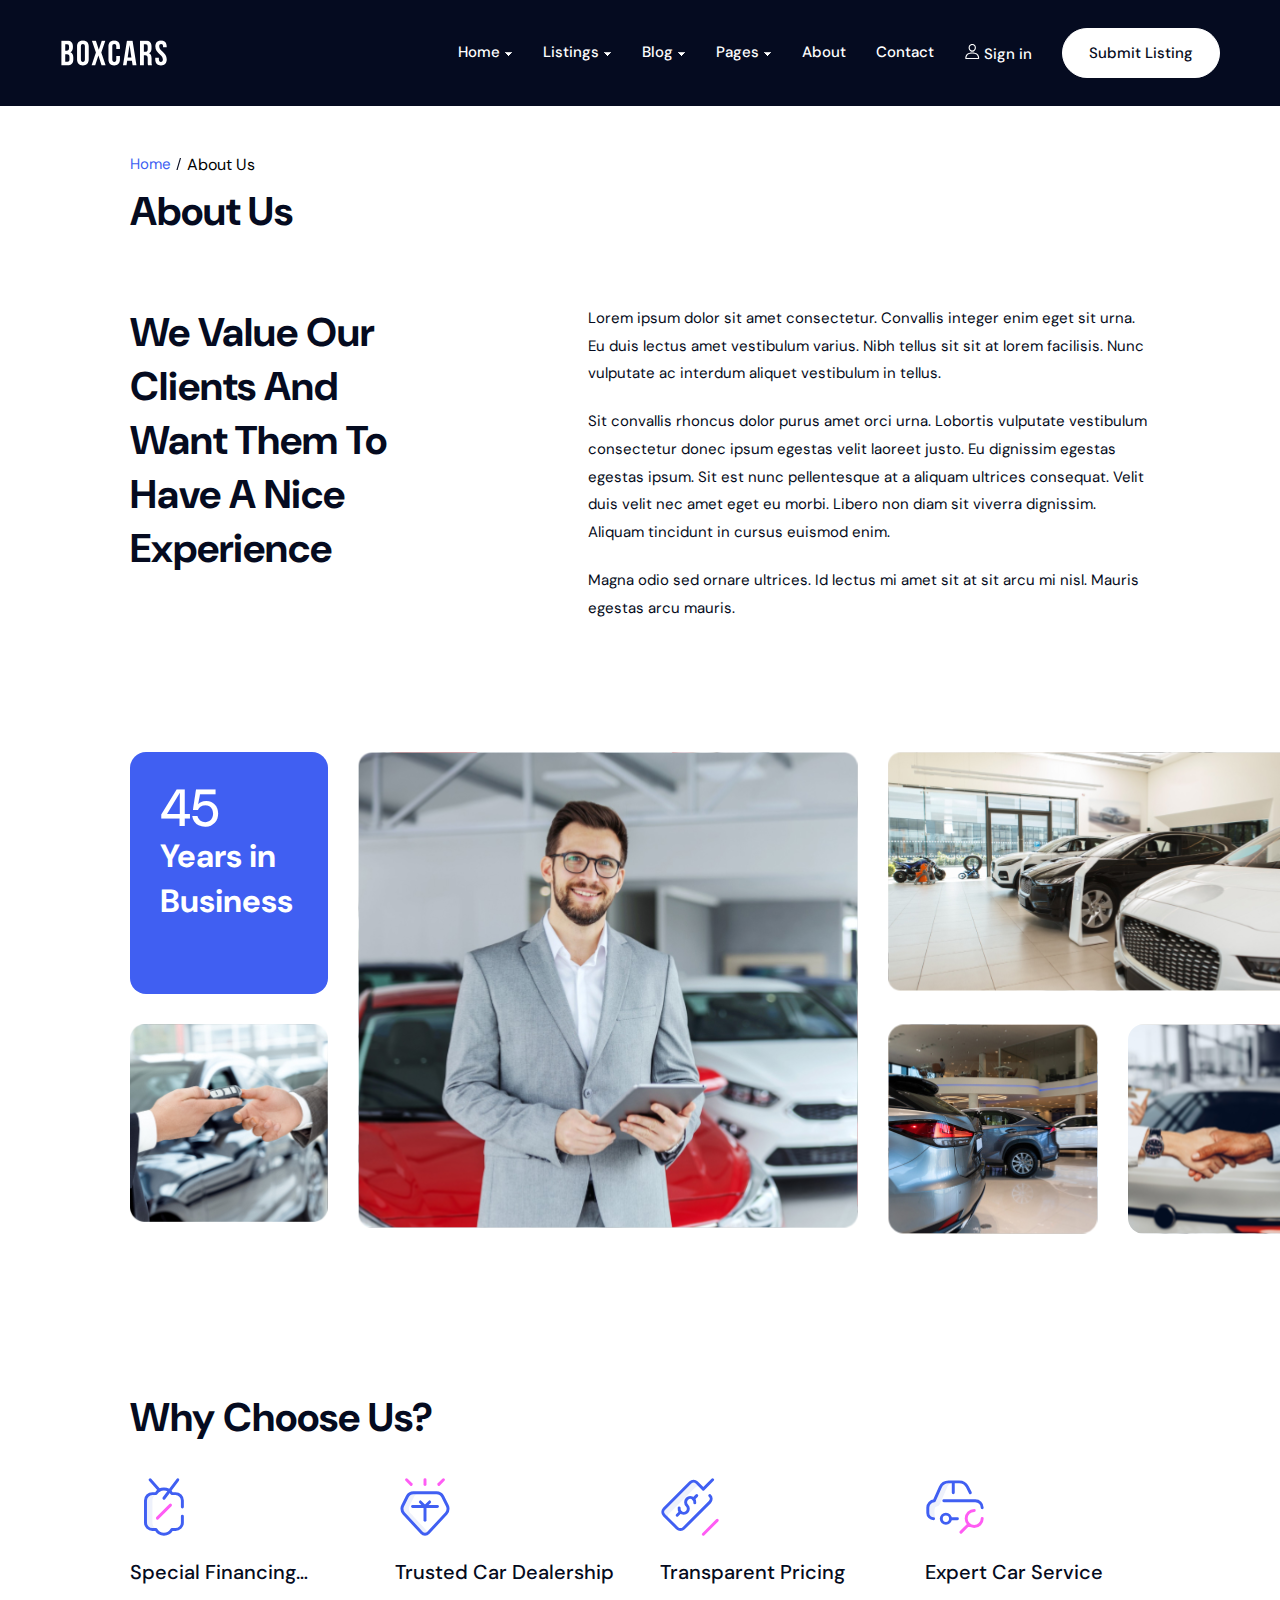
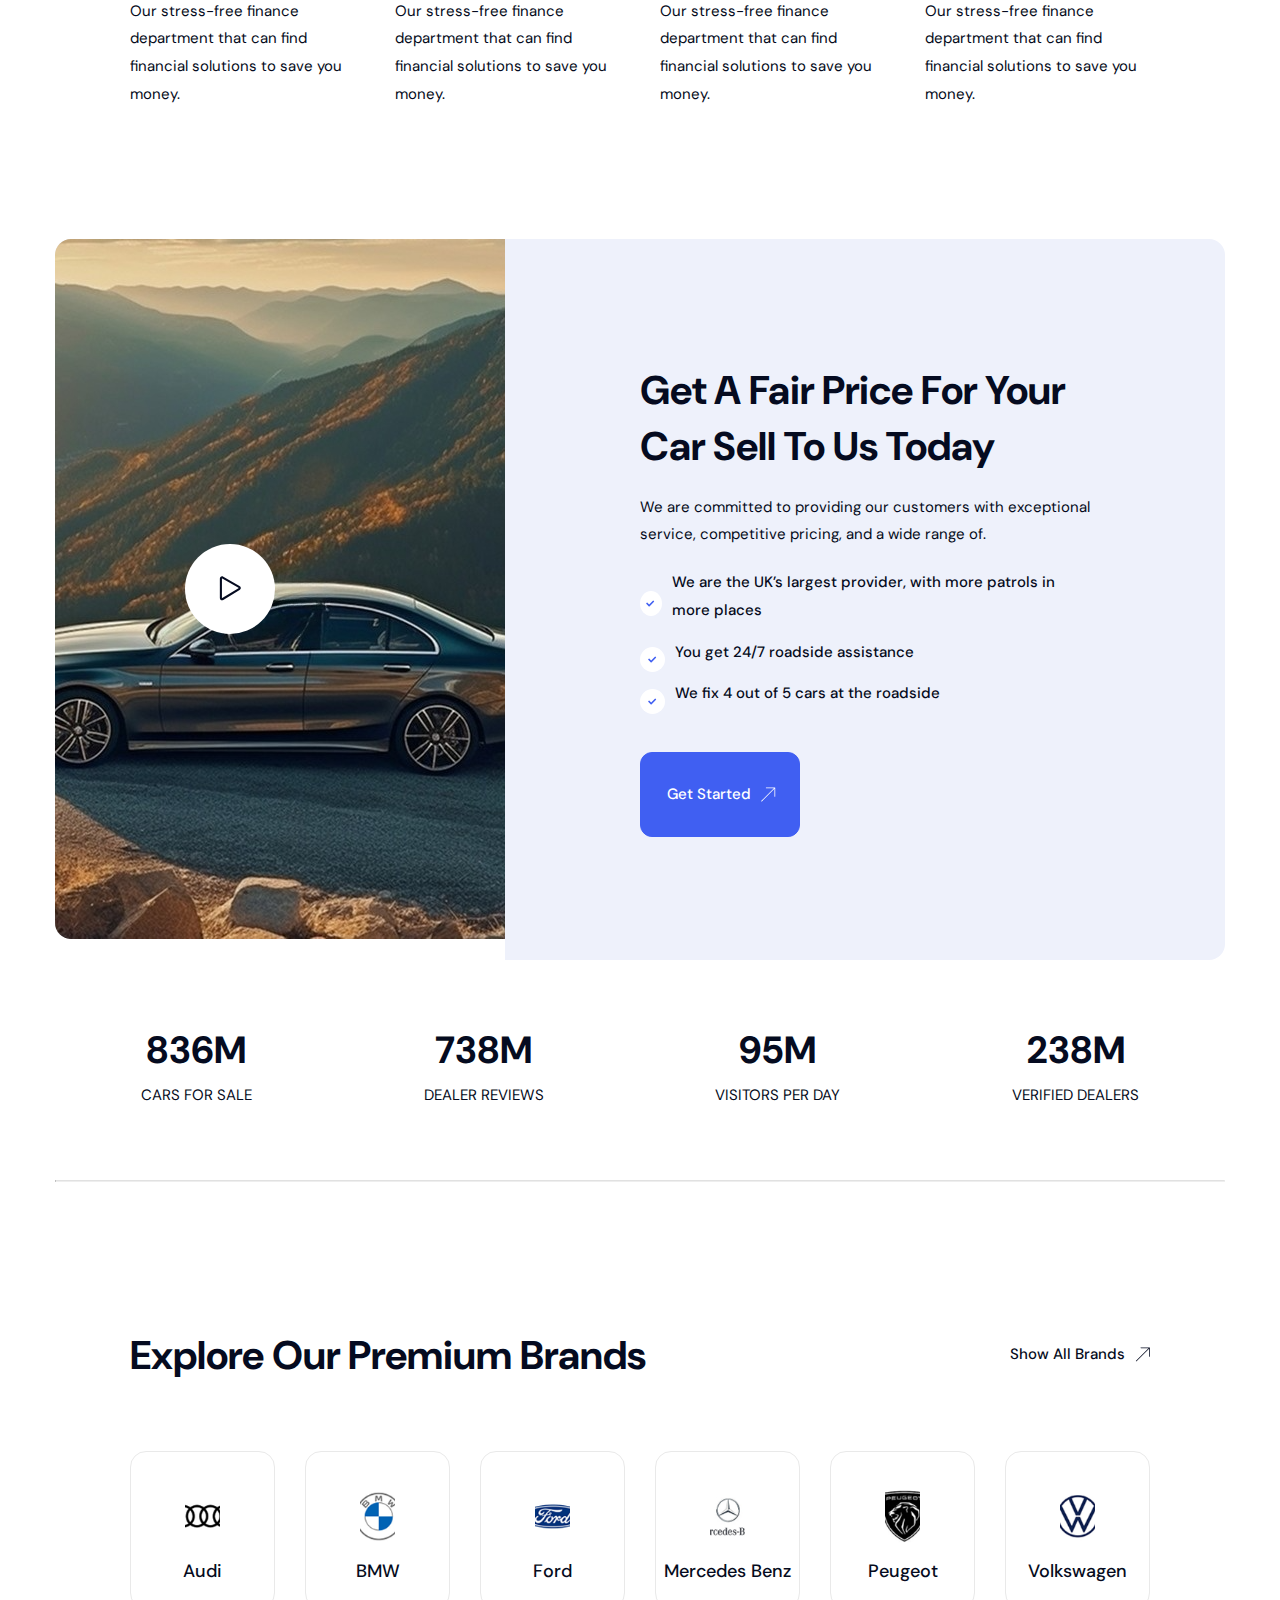
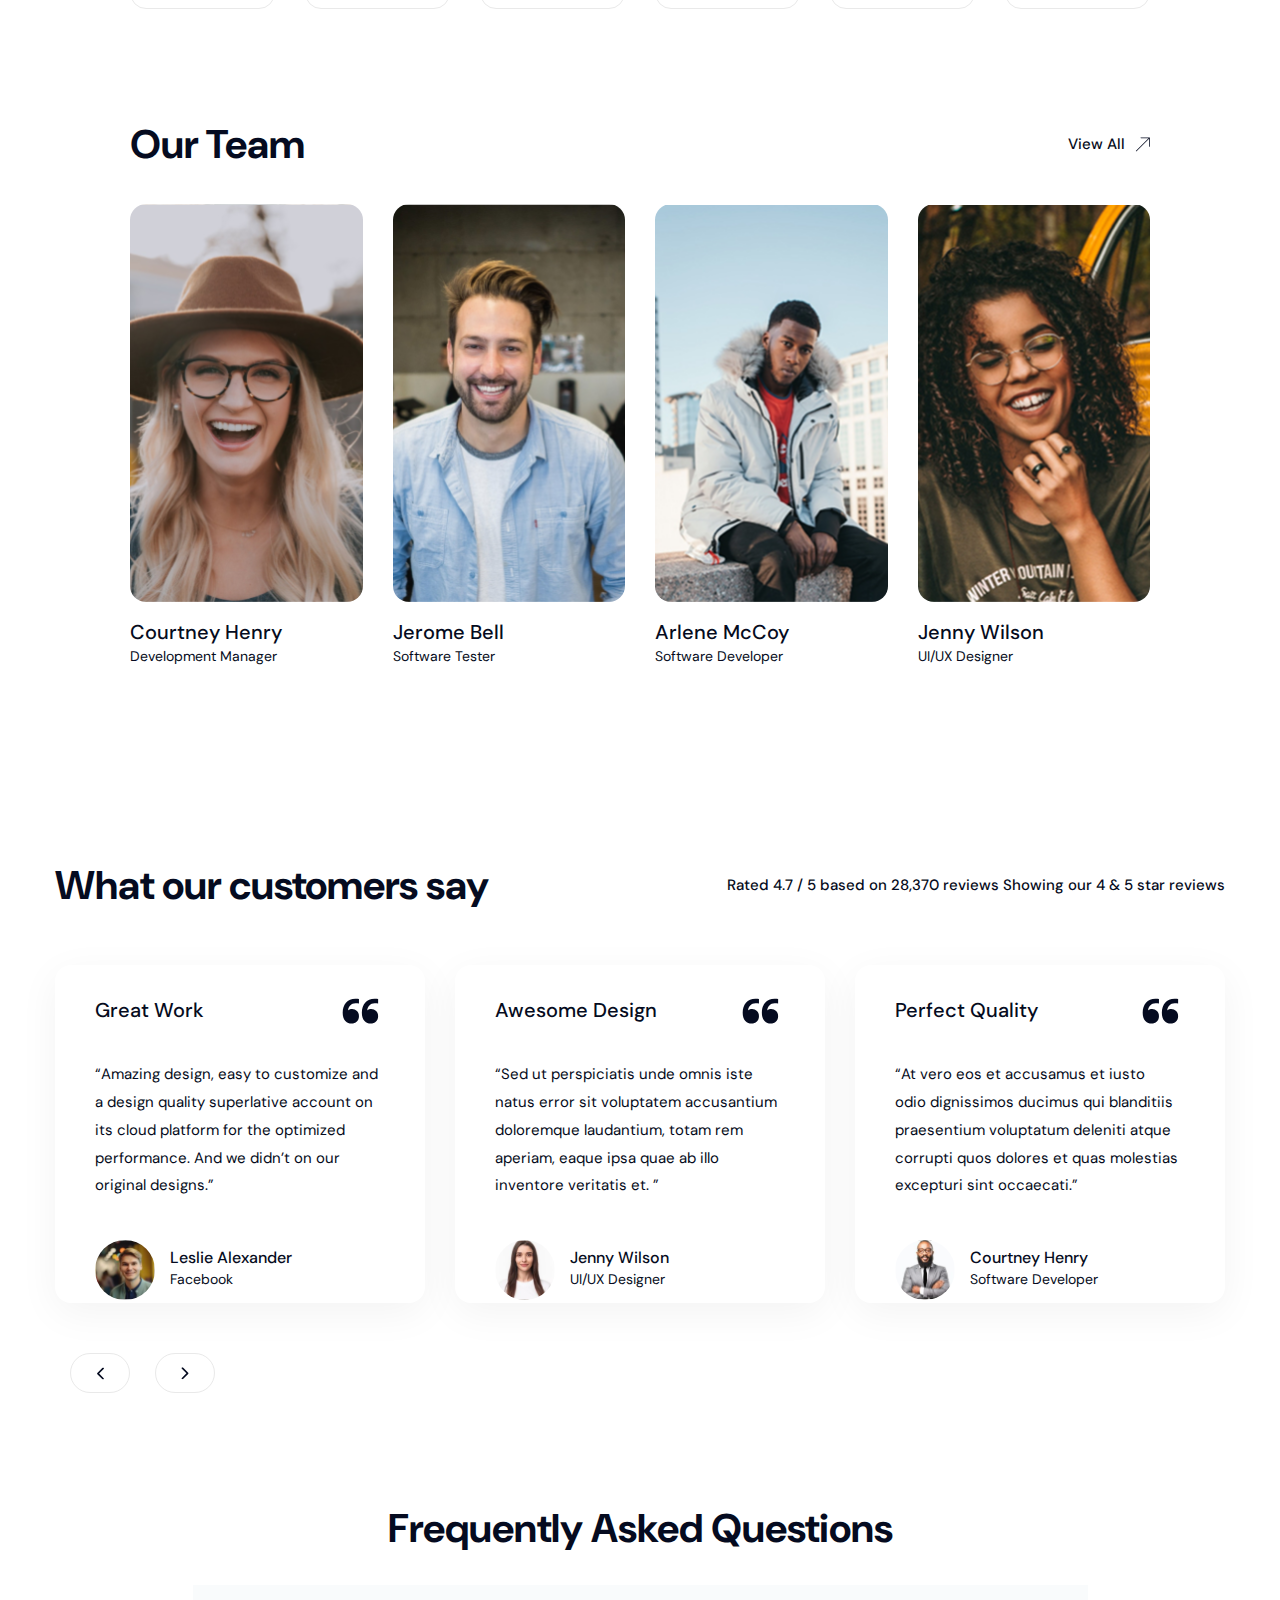
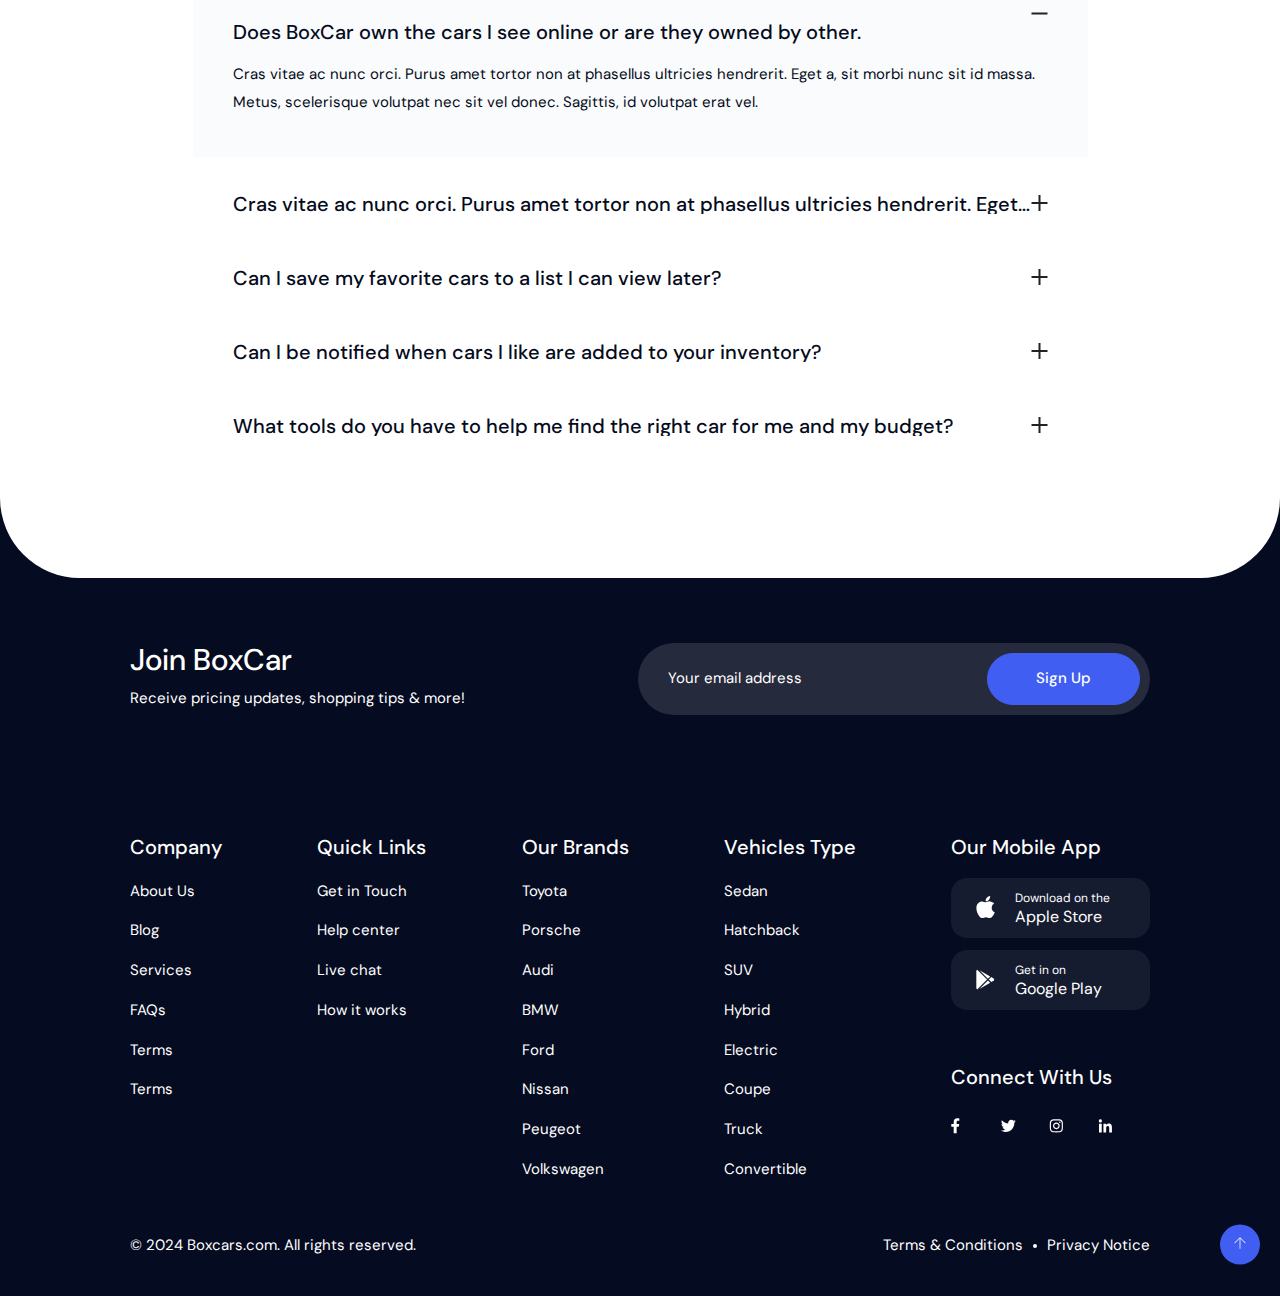
<file: about.html>
<!DOCTYPE html>
<html lang="en">
  <head>
    <meta charset="UTF-8" />
    <!-- reset css -->
    <link rel="stylesheet" href="./assets/css/reset.css" />
    <!-- embed font -->
    <link rel="preconnect" href="https://fonts.googleapis.com" />
    <link rel="preconnect" href="https://fonts.gstatic.com" crossorigin />
    <link
      href="https://fonts.googleapis.com/css2?family=DM+Sans:ital,opsz,wght@0,9..40,100..1000;1,9..40,100..1000&display=swap"
      rel="stylesheet"
    />
    <!-- css -->
     <link rel="stylesheet" href="./assets/css/about.css">
    <meta name="viewport" content="width=device-width, initial-scale=1.0" />
    <title>about</title>
  </head>
  <body style="height: 1000px;">
    <!-- header -->
     <header class="header fixed">
      <div class="main-content">
        <div class="body">
          <!-- logo -->
          <img src="./assets/imgs/logo.svg" alt="box car" class="logo" />
          <!-- nav -->
          <nav class="nav">
            <ul>
              <li>
                <a href="./index.html">Home</a>
                <img src="./assets/imgs/extend.svg" alt="" class="extend">
              </li>
              <li>
                <a href="./list_v1.html">Listings</a>
                <img src="./assets/imgs/extend.svg" alt="" class="extend">
              </li>
              <li>
                <a href="./blog_v1.html">Blog</a>
                <img src="./assets/imgs/extend.svg" alt="" class="extend">
              </li>
              <li>
                <a href="./shop_pages.html">Pages</a>
                <img src="./assets/imgs/extend.svg" alt="" class="extend">
              </li>
              <li>
                <a href="./about.html">About</a>
              </li>
              <li>
                <a href="./contact.html">Contact</a>
              </li>
            </ul>
          </nav>
          <!-- btn sign in -->
           <div class="btn-sign-in">
            <img src="./assets/icons/Icon_person.svg" alt="" class="sign-in">
                <a href="./login.html">Sign in</a>
           </div>
           <!-- btn-action -->
           <div class="action">
            <a href="./login.html" class="btn btn-submit">Submit Listing</a>
           </div>
          </div>
        </div>
      </div>
    </header>
    <!-- main -->
     <main>
        <div class="main-car main-content-2">
            <div class="recommend">
                <div class="order-list">
                    <p class="home">Home</p>
                    <img src="./assets/icons/cheo.svg" alt="">
                    <p>About Us</p>
                </div>
                <h1>About Us</h1>
                <div class="desc">
                    <p class="left">We Value Our Clients And Want Them To Have A Nice Experience</p>
                    <div class="right">
                        <p>Lorem ipsum dolor sit amet consectetur. Convallis integer enim eget sit urna. Eu duis lectus amet
                           vestibulum varius. Nibh tellus sit sit at lorem facilisis. Nunc vulputate ac interdum aliquet
                            vestibulum in tellus.
                        </p>
                        <p>Sit convallis rhoncus dolor purus amet orci urna. Lobortis vulputate vestibulum consectetur donec
                            ipsum egestas velit laoreet justo. Eu dignissim egestas egestas ipsum. Sit est nunc pellentesque at
                            a aliquam ultrices consequat. Velit duis velit nec amet eget eu morbi. Libero non diam sit viverra
                            dignissim. Aliquam tincidunt in cursus euismod enim.
                        </p>
                        <p>Magna odio sed ornare ultrices. Id lectus mi amet sit at sit arcu mi nisl. Mauris egestas arcu mauris.</p>
                    </div>
                </div>
                <div class="grid-container">
                    <div class="item item-1">
                        <p class="top">45</p>
                        <p class="bottom">Years in Business</p>
                    </div>
                    <div class="item item-2">
                        <img src="./assets/imgs/grid-img/grid-2.svg" alt="">
                    </div>
                    <div class="item item-3">
                        <img src="./assets/imgs/grid-img/grid-3.svg" alt="">
                    </div>
                    <div class="item item-4">
                        <img src="./assets/imgs/grid-img/grid-4.svg" alt="">
                    </div>
                    <div class="item item-5">
                        <img src="./assets/imgs/grid-img/grid-5.svg" alt="">
                    </div>
                    <div class="item item-6">
                        <img src="./assets/imgs/grid-img/grid-6.svg" alt="">
                    </div>
                </div>
                <div class="why">
                    <h1>Why Choose Us?</h1>
                    <div class="list-why">
                        <div class="item item-1">
                            <svg xmlns="http://www.w3.org/2000/svg" width="50" height="61" viewBox="0 0 50 61" fill="none">
                            <mask id="mask0_10_1564" style="mask-type:luminance" maskUnits="userSpaceOnUse" x="-1" y="0" width="51" height="61">
                             <path d="M50 0.5H-1V60.5H50V0.5Z" fill="white"/>
                                </mask>
                             <g mask="url(#mask0_10_1564)">
                                  <path d="M21.9688 53.4677C21.9688 53.2321 21.827 53.0196 21.6096 52.929C19.0682 51.8696 17.2812 49.3628 17.2812 46.4375V23.9375C17.2812 21.0123 19.0682 18.5054 21.6096 17.4461C21.827 17.3555 21.9688 17.1429 21.9688 16.9074V16.9062H17.2812C13.398 16.9062 10.25 20.0543 10.25 23.9375V46.4375C10.25 50.3208 13.398 53.4688 17.2812 53.4688H21.9688V53.4677Z" fill="#EEF1FB"/>
                                   <path d="M22.3711 41.8167L35.6295 28.5583" stroke="#FF5CF4" stroke-width="3" stroke-miterlimit="10" stroke-linecap="round" stroke-linejoin="round"/>
                                    <path d="M29 21.5938L43.0625 2.84375" stroke="#405FF2" stroke-width="3" stroke-miterlimit="10" stroke-linecap="round" stroke-linejoin="round"/>
                                          <path d="M14.9375 2.84375L24.3895 13.4483" stroke="#405FF2" stroke-width="3" stroke-miterlimit="10" stroke-linecap="round" stroke-linejoin="round"/>
                                                   <path d="M47.75 30.5V23.9375C47.75 20.0543 44.602 16.9062 40.7188 16.9062H37.0747C35.4508 14.1159 32.4612 12.2188 29 12.2188C25.5388 12.2188 22.5493 14.1159 20.9253 16.9062H17.2812C13.398 16.9062 10.25 20.0543 10.25 23.9375V46.4375C10.25 50.3207 13.398 53.4688 17.2812 53.4688H20.9253C22.5492 56.259 25.5388 58.1562 29 58.1562C32.4612 58.1562 35.4507 56.259 37.0747 53.4688H40.7188C44.602 53.4688 47.75 50.3207 47.75 46.4375V39.875" stroke="#405FF2" stroke-width="3" stroke-miterlimit="10" stroke-linecap="round" stroke-linejoin="round"/>
                                         </g>
                            </svg>
                            <p class="title line-clamp">Special Financing Offers</p>
                            <p class="desc line-clamp line-2">Our stress-free finance department that can find financial solutions to save you money.</p>
                        </div>
                        <div class="item item-2">
                            <svg xmlns="http://www.w3.org/2000/svg" width="61" height="61" viewBox="0 0 61 61" fill="none">
                                 <path d="M30.5 2.84375V7.53125" stroke="#FF5CF4" stroke-width="3" stroke-miterlimit="10" stroke-linecap="round" stroke-linejoin="round"/>
                                      <path d="M49.25 2.84375L44.5625 7.53125" stroke="#FF5CF4" stroke-width="3" stroke-miterlimit="10" stroke-linecap="round" stroke-linejoin="round"/>
                                     <path d="M15.9738 37.1607C14.8072 35.9056 14.0938 34.2236 14.0938 32.375C14.0938 31.2464 14.3596 30.1799 14.8323 29.2346L19.5198 19.8596C20.6732 17.5528 23.0579 15.9688 25.8125 15.9688H18.7812C16.0266 15.9688 13.642 17.5528 12.4885 19.8596L7.80102 29.2346C7.3284 30.1799 7.0625 31.2464 7.0625 32.375C7.0625 34.2236 7.77594 35.9056 8.94254 37.1607L27.0658 56.6591C27.9218 57.5802 29.1436 58.1562 30.5 58.1562C31.8564 58.1562 33.0782 57.5802 33.9342 56.6593L34.0156 56.5716L15.9738 37.1607Z" fill="#EEF1FB"/>
                                      <path d="M48.5115 19.8596L53.199 29.2346C53.6716 30.1797 53.9375 31.2464 53.9375 32.375C53.9375 34.2236 53.2241 35.9057 52.0575 37.1608L33.9342 56.6593C33.0782 57.5802 31.8564 58.1562 30.5 58.1562C29.1436 58.1562 27.9218 57.5802 27.0658 56.6593L8.94254 37.1608C7.77594 35.9057 7.0625 34.2236 7.0625 32.375C7.0625 31.2464 7.3284 30.1797 7.80102 29.2346L12.4885 19.8596C13.642 17.5527 16.0266 15.9688 18.7812 15.9688H42.2188C44.9734 15.9688 47.358 17.5527 48.5115 19.8596Z" stroke="#405FF2" stroke-width="3" stroke-miterlimit="10" stroke-linecap="round" stroke-linejoin="round"/>
                                      <path d="M11.75 2.84375L16.4375 7.53125" stroke="#FF5CF4" stroke-width="3" stroke-miterlimit="10" stroke-linecap="round" stroke-linejoin="round"/>
                                     <path d="M17.8848 30.0312H43.115" stroke="#405FF2" stroke-width="3" stroke-miterlimit="10" stroke-linecap="round" stroke-linejoin="round"/>
                                     <path d="M25.8125 25.3438L30.5 30.0312L35.1875 25.3438" stroke="#405FF2" stroke-width="3" stroke-miterlimit="10" stroke-linecap="round" stroke-linejoin="round"/>
                                      <path d="M30.5 44.0939V30.2307" stroke="#405FF2" stroke-width="3" stroke-miterlimit="10" stroke-linecap="round" stroke-linejoin="round"/>
                            </svg>
                            <p class="title line-clamp">Trusted Car Dealership</p>
                            <p class="desc line-clamp line-2">Our stress-free finance department that can find financial solutions to save you money.</p>
                        </div>
                        <div class="item item-3">
                            <svg xmlns="http://www.w3.org/2000/svg" width="60" height="61" viewBox="0 0 60 61" fill="none">
                                <g clip-path="url(#clip0_10_1585)">
                                               <mask id="mask0_10_1585" style="mask-type:luminance" maskUnits="userSpaceOnUse" x="0" y="0" width="60" height="61">
                                                 <path d="M60 0.5H0V60.5H60V0.5Z" fill="white"/>
                                                </mask>
                                                       <g mask="url(#mask0_10_1585)">
                                                         <path d="M8.75573 37.2477L35.3054 10.6979C37.136 8.86729 40.104 8.86729 41.9346 10.6979L36.8955 5.65882C35.0649 3.82825 32.097 3.82825 30.2664 5.65882L3.71669 32.2086C1.88611 34.0392 1.88611 37.0072 3.71669 38.8377L8.75573 43.8767C6.92515 42.0461 6.92515 39.0782 8.75573 37.2477Z" fill="#EEF1FB"/>
                                                 <path d="M50.1537 18.917C51.9843 20.7476 51.9843 23.7156 50.1537 25.5462L23.6039 52.0958C21.7734 53.9264 18.8054 53.9264 16.9748 52.0958L3.71669 38.8377C1.88611 37.0071 1.88611 34.0391 3.71669 32.2085L30.2664 5.65882C32.097 3.82824 35.0649 3.82824 36.8955 5.65882L43.5247 12.288L52.9689 2.84375" stroke="#405FF2" stroke-width="3" stroke-miterlimit="10" stroke-linecap="round" stroke-linejoin="round"/>
                                    <path d="M18.9628 31.5458C18.7626 32.9554 19.2046 34.4388 20.2889 35.5231C22.1195 37.3537 25.0875 37.3537 26.9181 35.5231C28.7487 33.6926 28.7487 30.7246 26.9181 28.894C25.0875 27.0634 25.0875 24.0954 26.9181 22.2648C28.7487 20.4342 31.7167 20.4342 33.5473 22.2648C34.6316 23.3491 35.0736 24.8325 34.8734 26.2421" stroke="#405FF2" stroke-width="3" stroke-miterlimit="10" stroke-linecap="round" stroke-linejoin="round"/>
                                        <path d="M16.9746 38.8378L20.2891 35.5232" stroke="#405FF2" stroke-width="3" stroke-miterlimit="10" stroke-linecap="round" stroke-linejoin="round"/>
                                        <path d="M33.5469 22.2648L36.8614 18.9502" stroke="#405FF2" stroke-width="3" stroke-miterlimit="10" stroke-linecap="round" stroke-linejoin="round"/>
                                               <path d="M43.5938 58.156L57.6562 44.0935" stroke="#FF5CF4" stroke-width="3" stroke-miterlimit="10" stroke-linecap="round" stroke-linejoin="round"/>
                                                     </g>
                                                                 </g>
                                                                    <defs>
                                             <clipPath id="clip0_10_1585">
                                           <rect width="60" height="60" fill="white" transform="translate(0 0.5)"/>
                                                             </clipPath>
                                                             </defs>
                            </svg>
                            <p class="title line-clamp">Transparent Pricing</p>
                            <p class="desc line-clamp line-2">Our stress-free finance department that can find financial solutions to save you money.</p>
                        </div>
                        <div class="item item-4">
                            <svg xmlns="http://www.w3.org/2000/svg" width="61" height="61" viewBox="0 0 61 61" fill="none">
                                         <path d="M24.0465 4.95312C20.3452 4.95312 16.9904 7.13083 15.4836 10.5114L9.38656 24.1906C5.73148 24.4418 2.84375 27.4843 2.84375 31.2031V36.5938C2.84375 39.8298 5.46711 42.4531 8.70312 42.4531H10.3092C10.3179 42.0022 10.3293 41.5514 10.3438 41.1005C9.9623 40.323 9.74727 39.449 9.74727 38.5245L9.64062 34.3672C9.64062 31.2927 10.2662 30.1094 12.5483 29.6497C13.6331 29.4311 14.5413 28.692 14.9858 27.6786L22.5148 10.5114C24.0215 7.13083 27.3764 4.95312 31.0777 4.95312H24.0465Z" fill="#EEF1FB"/>
                                                 <path d="M8.70312 42.4531C5.46711 42.4531 2.84375 39.8298 2.84375 36.5938V31.2031C2.84375 27.4843 5.73148 24.4418 9.38656 24.1906L15.4836 10.5114C16.9903 7.13083 20.3451 4.95312 24.0465 4.95312H34.7217C38.2441 4.95312 41.4692 6.9275 43.0711 10.0646L46.0859 15.9688M58.1562 31.2031C58.1562 27.3199 55.0082 24.1719 51.125 24.1719H19.1328M28.7422 15.9688V5.07031M32.9609 42.4531H27.6873M21.242 37.7656C18.6532 37.7656 16.5545 39.8643 16.5545 42.4531C16.5545 45.0419 18.6532 47.1406 21.242 47.1406C23.8307 47.1406 25.9295 45.0419 25.9295 42.4531C25.9295 39.8643 23.8309 37.7656 21.242 37.7656Z" stroke="#405FF2" stroke-width="3" stroke-miterlimit="10" stroke-linecap="round" stroke-linejoin="round"/>
                                     <path d="M58.1562 42.1016C58.1562 46.5997 54.5097 50.3047 50.0117 50.3047C45.5136 50.3047 41.8671 46.6583 41.8671 42.1602C41.8671 37.662 45.5722 34.0156 50.0703 34.0156M44.0351 48.6055L36.5938 56.0469" stroke="#FF5CF3" stroke-width="3" stroke-miterlimit="10" stroke-linecap="round" stroke-linejoin="round"/>
                            </svg>
                            <p class="title line-clamp">Expert Car Service</p>
                            <p class="desc line-clamp line-2">Our stress-free finance department that can find financial solutions to save you money.</p>
                        </div>
                    </div>
                </div>
            </div>
        </div>
        <div class="extra get-a">
                <div class="top">
                    <div class="get get-left">
                        <img src="./assets/imgs/car/get-a.png" alt="" class="thumb-car">
                        <div class="play-vd">
                            <img src="./assets/icons/play-a.svg" alt="">
                        </div>
                    </div>
                    <div class=" get get-right">
                        <h1>Get A Fair Price For Your Car Sell To Us Today</h1>
                        <p class="desc">We are committed to providing our customers with exceptional service, competitive pricing, and a wide range of.</p>
                        <ul>
                            <li>
                                <div class="check"><img src="./assets/icons/check.svg" alt=""></div>
                                <p>We are the UK’s largest provider, with more patrols in more places</p>
                            </li>
                            <li>
                                <div class="check"><img src="./assets/icons/check.svg" alt=""></div>
                                <p>You get 24/7 roadside assistance</p>
                            </li>
                            <li>
                                <div class="check"><img src="./assets/icons/check.svg" alt=""></div>
                                <p>We fix 4 out of 5 cars at the roadside</p>
                            </li>
                        </ul>
                        <div class="get-start">
                            <p>Get Started</p>
                            <img src="./assets/icons/detail_white.svg" alt="">
                        </div>
                    </div>
                </div>
                <div class="bottom">
                    <div class="qty qty-1">
                        <h1>836M</h1>
                        <p>CARS FOR SALE</p>
                    </div>
                    <div class="qty qty-2">
                        <h1>738M</h1>
                        <p>DEALER REVIEWS</p>
                    </div>
                    <div class="qty qty-3">
                        <h1>95M</h1>
                        <p>VISITORS PER DAY</p>
                    </div>
                    <div class="qty qty-4">
                        <h1>238M</h1>
                        <p>VERIFIED DEALERS</p>
                    </div>
                </div>
                <hr>
        </div>
        <div class="main-car main-content-2">
            <div class="explore">
                <div class="title">
                    <h2>Explore Our Premium Brands</h2>
                    <div class="show-all">
                        <p>Show All Brands</p>
                        <img src="./assets/icons/detail-black.svg" alt="">
                    </div>
                </div>
                <div class="list-brands">
                    <div class="item item-1">
                        <img src="./assets/brands/audio.png" alt="">
                        <p>Audi</p>
                    </div>
                    <div class="item item-2">
                        <img src="./assets/brands/bmw.png" alt="">
                        <p>BMW</p>
                    </div>
                    <div class="item item-3">
                        <img src="./assets/brands/ford.png" alt="">
                        <p>Ford</p>
                    </div>
                    <div class="item item-4">
                        <img src="./assets/brands/merc.png" alt="">
                        <p>Mercedes Benz</p>
                    </div>
                    <div class="item item-5">
                        <img src="./assets/brands/peguoet.png" alt="">
                        <p>Peugeot</p>
                    </div>
                    <div class="item item-6">
                        <img src="./assets/brands/volwes.png" alt="">
                        <p>Volkswagen</p>
                    </div>
                </div>
            </div>
            <div class="our-team">
                <div class="title">
                    <h1>Our Team</h1>
                    <div class="view-all">
                        <p>View All</p>
                        <img src="./assets/icons/detail-black.svg" alt="">
                    </div>
                </div>
                <div class="list-team">
                    <div class="item item-1">
                        <img src="./assets/imgs/member/member-1.svg" alt="" class="thumb">
                        <h1>Courtney Henry</h1>
                        <p>Development Manager</p>
                    </div>
                    <div class="item item-2">
                        <img src="./assets/imgs/member/member-2.png" alt="" class="thumb">
                        <h1>Jerome Bell</h1>
                        <p>Software Tester</p>
                    </div>
                    <div class="item item-3">
                        <img src="./assets/imgs/member/member-3.png" alt="" class="thumb">
                        <h1>Arlene McCoy</h1>
                        <p>Software Developer</p>
                    </div>
                    <div class="item item-4">
                        <img src="./assets/imgs/member/member-4.png" alt="" class="thumb">
                        <h1>Jenny Wilson</h1>
                        <p>UI/UX Designer</p>
                    </div>
                </div>
            </div>
        </div>
        <div class="extra cus-say">
            <div class="title">
                <h1>What our customers say</h1>
                <p>Rated 4.7 / 5 based on 28,370 reviews Showing our 4 & 5 star reviews</p>
            </div>
            <div class="list-say">
                <div class="say say-1">
                    <div class="content-title">
                        <p class="work">Great Work</p>
                        <img src="./assets/icons/phay.svg" alt="">
                    </div>
                    <p class="them">“Amazing design, easy to customize and a design quality superlative account on its cloud platform for the optimized performance. And we didn’t on our original designs.”</p>
                    <div class="bottom">
                        <img src="./assets/imgs/ava/ava-5.svg" alt="">
                        <div class="infor">
                            <p class="name">Leslie Alexander</p>
                            <p class="role">Facebook</p>
                        </div>
                    </div>
                </div>
                <div class="say say-2">
                    <div class="content-title">
                        <p class="work">Awesome Design</p>
                        <img src="./assets/icons/phay.svg" alt="">
                    </div>
                    <p class="them">“Sed ut perspiciatis unde omnis iste natus error sit voluptatem accusantium doloremque laudantium, totam rem aperiam, eaque ipsa quae ab illo inventore veritatis et. ”</p>
                    <div class="bottom">
                        <img src="./assets/imgs/ava/ava-6.svg" alt="">
                        <div class="infor">
                            <p class="name">Jenny Wilson</p>
                            <p class="role">UI/UX Designer</p>
                        </div>
                    </div>
                </div>
                <div class="say say-3">
                    <div class="content-title">
                        <p class="work">Perfect Quality</p>
                        <img src="./assets/icons/phay.svg" alt="">
                    </div>
                    <p class="them">“At vero eos et accusamus et iusto odio dignissimos ducimus qui blanditiis praesentium voluptatum deleniti atque corrupti quos dolores et quas molestias excepturi sint occaecati.”</p>
                    <div class="bottom">
                        <img src="./assets/imgs/ava/ava-7.svg" alt="">
                        <div class="infor">
                            <p class="name">Courtney Henry</p>
                            <p class="role">Software Developer</p>
                        </div>
                    </div>
                </div>
            </div>
            <div class="action">
                <div class="press pre"><img src="./assets/icons/pre-chosse.svg" alt=""></div>
                <div class="press next"><img src="./assets/icons/next-1.svg" alt=""></div>
            </div>
        </div>
        <div class="quiz">
            <div class="content-quiz">
                <h1>Frequently Asked Questions</h1>
                <div class="form-1">
                    <div class="top">
                        <div class="title">Does BoxCar own the cars I see online or are they owned by other.</div>
                        <img src="./assets/icons/line.svg" alt="">
                    </div>
                    <p>Cras vitae ac nunc orci. Purus amet tortor non at phasellus ultricies hendrerit. Eget a, sit morbi nunc sit id massa. Metus, scelerisque volutpat nec sit vel donec. Sagittis, id volutpat erat vel.</p>
                </div>
                <div class="no-form">
                    <ul>
                        <li>
                            <p class="line-clamp">Cras vitae ac nunc orci. Purus amet tortor non at phasellus ultricies hendrerit. Eget a, sit morbi nunc sit id massa. Metus, scelerisque volutpat nec sit vel donec. Sagittis, id volutpat erat vel.</p>
                            <img src="./assets/icons/sum.svg" alt="">
                        </li>
                        <li>
                            <p class="line-clamp">Can I save my favorite cars to a list I can view later?</p>
                            <img src="./assets/icons/sum.svg" alt="">
                        </li>
                        <li>
                            <p class="line-clamp">Can I be notified when cars I like are added to your inventory?</p>
                            <img src="./assets/icons/sum.svg" alt="">
                        </li>
                        <li>
                            <p class="line-clamp">What tools do you have to help me find the right car for me and my budget?</p>
                            <img src="./assets/icons/sum.svg" alt="">
                        </li>
                    </ul>
                </div>
            </div>
        </div>
     </main>
      <!-- footer -->
      <footer class="main-content-2">
      <!-- top -->
      <div class="join">
        <div class="join-left">
          <h1>Join BoxCar</h1>
          <p class="desc">Receive pricing updates, shopping tips & more!</p>
        </div>
        <div class="join-right">
          <p class="hold">Your email address</p>
          <div class="btn btn-sign-up">Sign Up</div>
        </div>
      </div>
      <!-- mid -->
       <div class="info">
        <div class="info-content">
          <div class="list list-company">
            <h3>Company</h3>
            <p>About Us</p>
            <p>Blog</p>
            <p>Services</p>
            <p>FAQs</p>
            <p>Terms</p>
            <p>Terms</p>
          </div>
          <div class="list list-quick">
            <h3>Quick Links</h3>
            <p>Get in Touch</p>
            <p>Help center</p>
            <p>Live chat</p>
            <p>How it works</p>
          </div>
          <div class="list list-brand">
            <h3>Our Brands</h3>
            <p>Toyota</p>
            <p>Porsche</p>
            <p>Audi</p>
            <p>BMW</p>
            <p>Ford</p>
            <p>Nissan</p>
            <p>Peugeot</p>
            <p>Volkswagen</p>
          </div>
          <div class="list list-vehicles">
            <h3>Vehicles Type</h3>
            <p>Sedan</p>
            <p>Hatchback</p>
            <p>SUV</p>
            <p>Hybrid</p>
            <p>Electric</p>
            <p>Coupe</p>
            <p>Truck</p>
            <p>Convertible</p>
          </div>
          <div class="list-app-on-mobile list-our">
            <h3>Our Mobile App</h3>
            <div class="app-store">
              <a href="#!"><img src="./assets/icons/apple.svg" alt="Apple Store"></a>
              <div class="guide">
                <h5>Download on the</h5>
                <p class="name">Apple Store</p>
              </div>
            </div>
            <div class="google-play">
              <a href="#!"><img src="./assets/icons/gg-play.svg" alt="Google Play"></a>
              <div class="guide">
                <h5>Get in on</h5>
                <p class="name">Google Play</p>
              </div>
            </div>
            <h3>Connect With Us</h3>
            <div class="list-more">
              <div class="mxh">
                <a href="#!"><img src="./assets/icons/fb.svg" alt=""></a>
              </div>
              <div class="mxh">
                <a href="#!"><img src="./assets/icons/twicter.svg" alt=""></a>
              </div>
              <div class="mxh">
                <a href="#!"><img src="./assets/icons/ig.svg" alt=""></a>
              </div>
              <div class="mxh">
                <a href="#!"><img src="./assets/icons/linked.svg" alt=""></a>
              </div>
            </div>
          </div>
        </div>
       </div>
       <!-- bottom -->
        <div class="cre">
          <div class="cre-left">
            <p>© 2024 Boxcars.com. All rights reserved.</p>
          </div>
          <div class="cre-right">
            <p>Terms & Conditions</p>
            <img src="./assets/icons/point.svg" alt="">
            <p>Privacy Notice</p>
          </div>
          <div class="attract">
          <img src="./assets/icons/up.svg" alt="">
        </div>
        </div>
     </footer>
  </body>
</html>
</file>
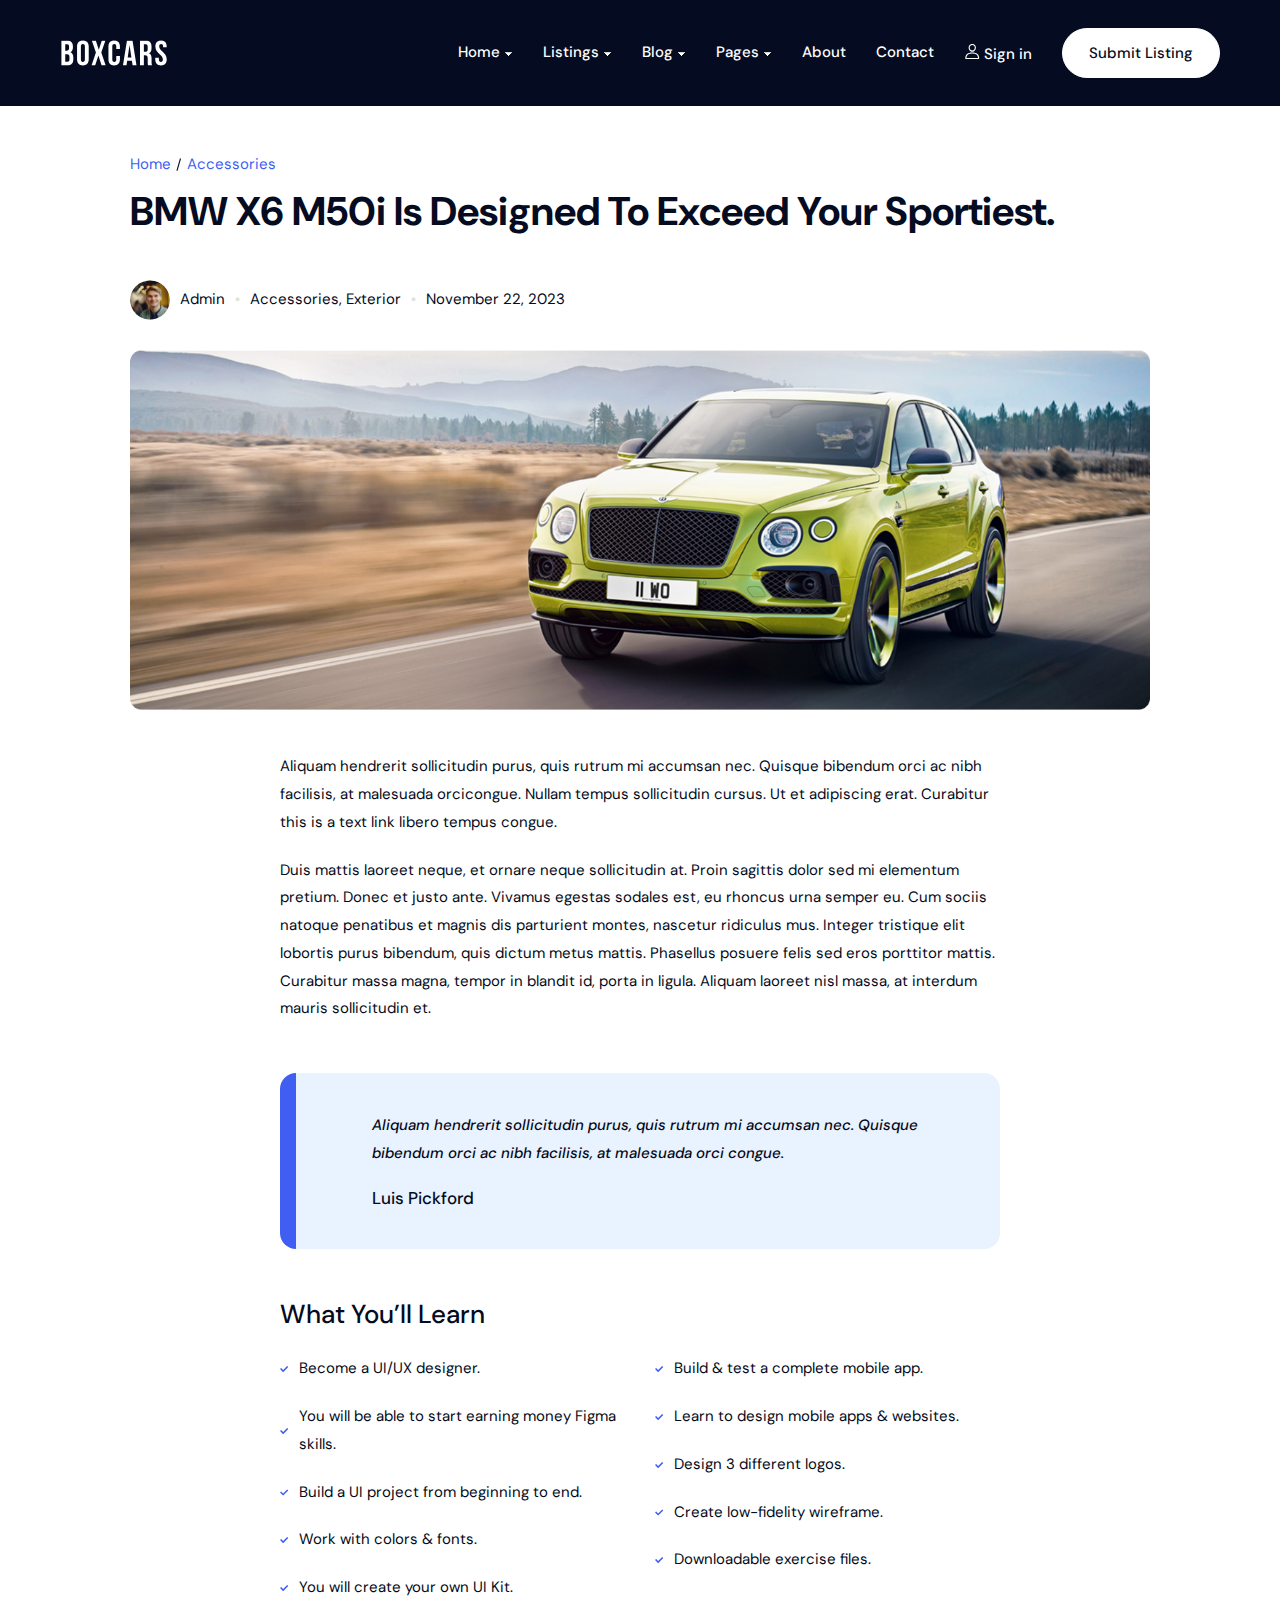
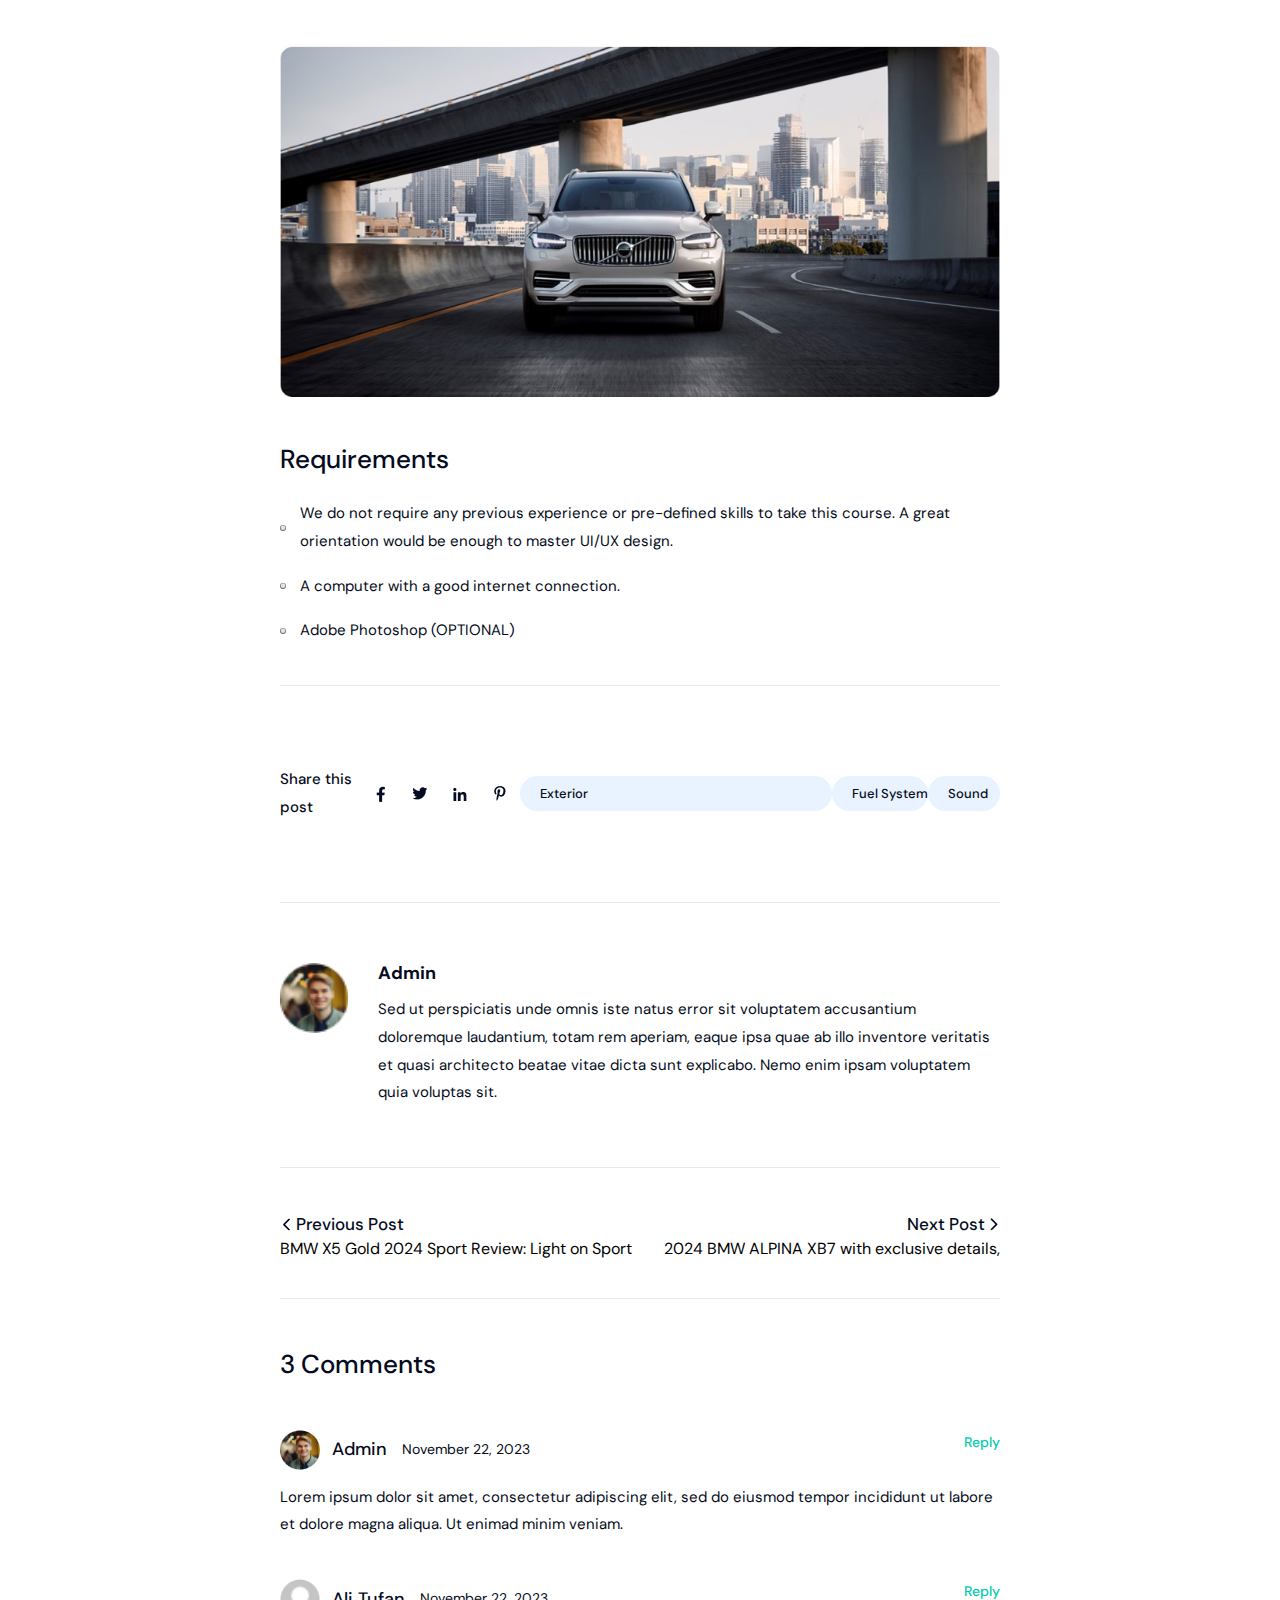
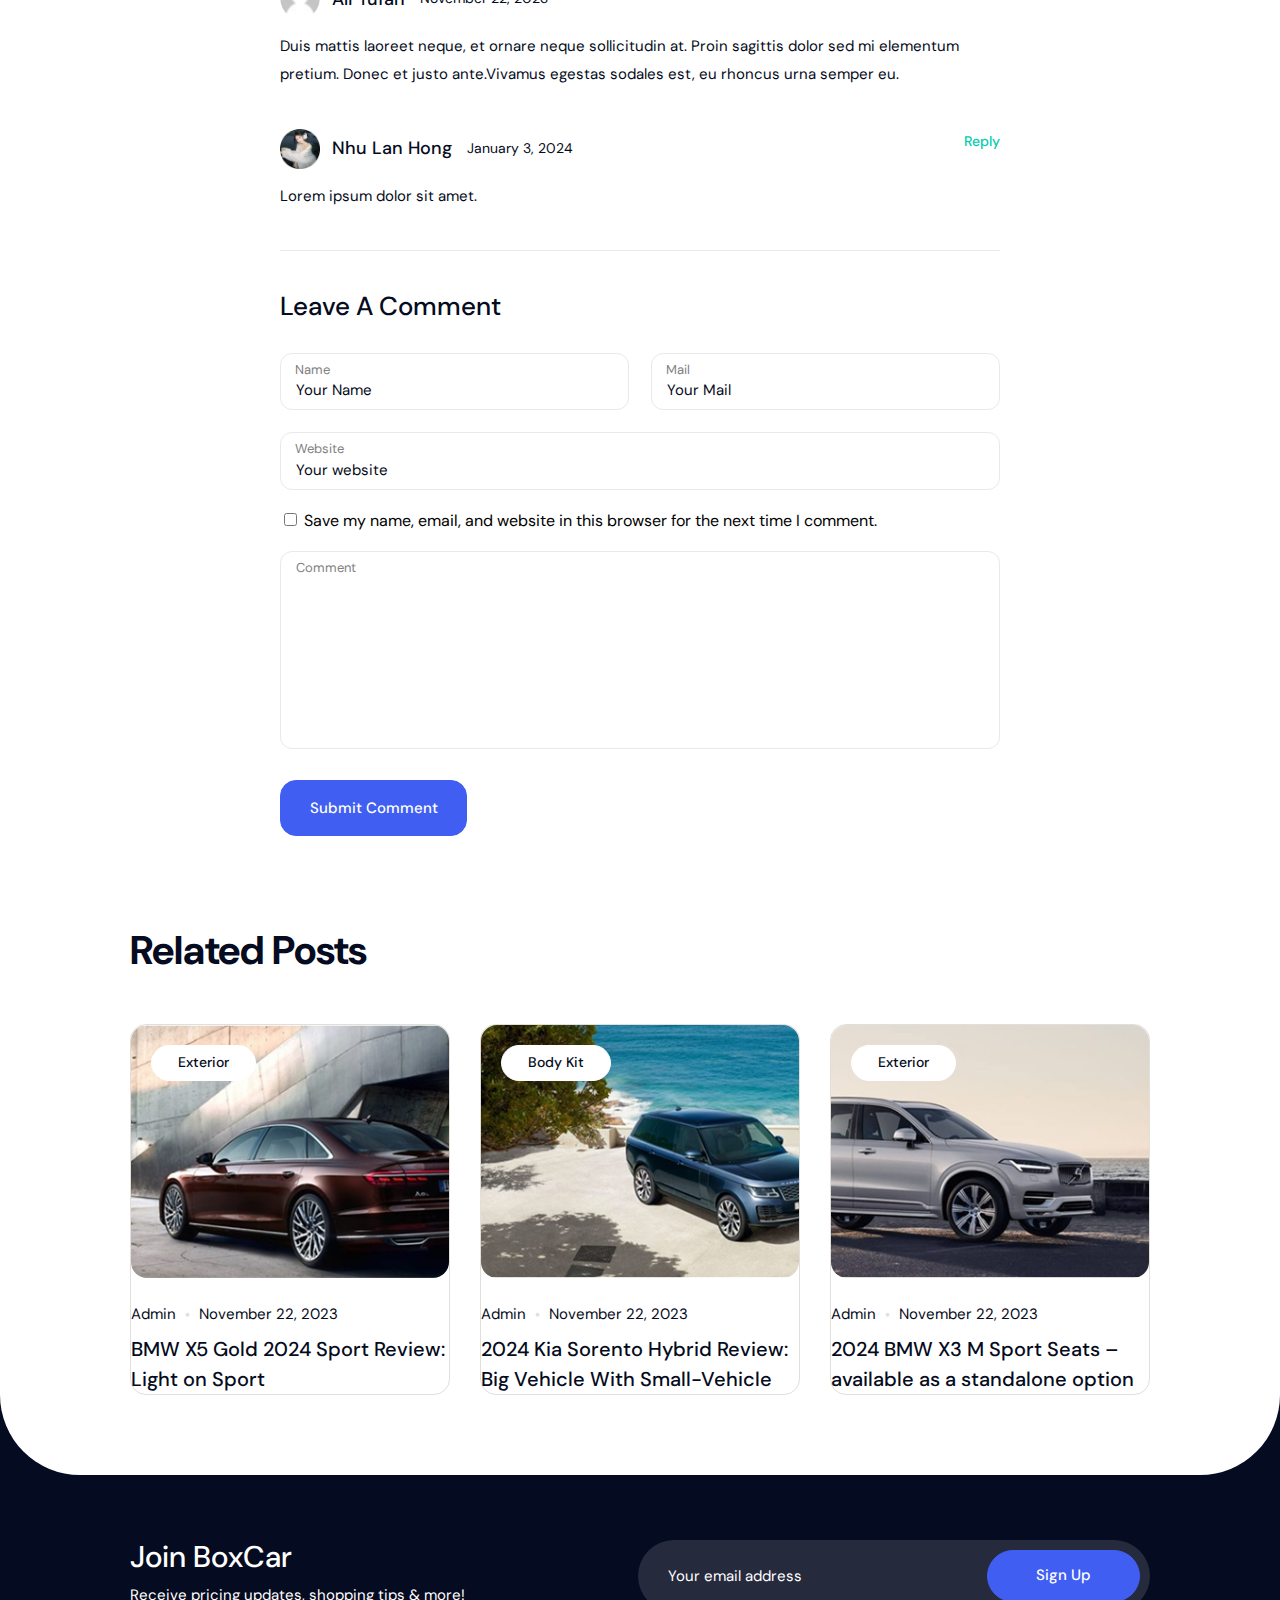
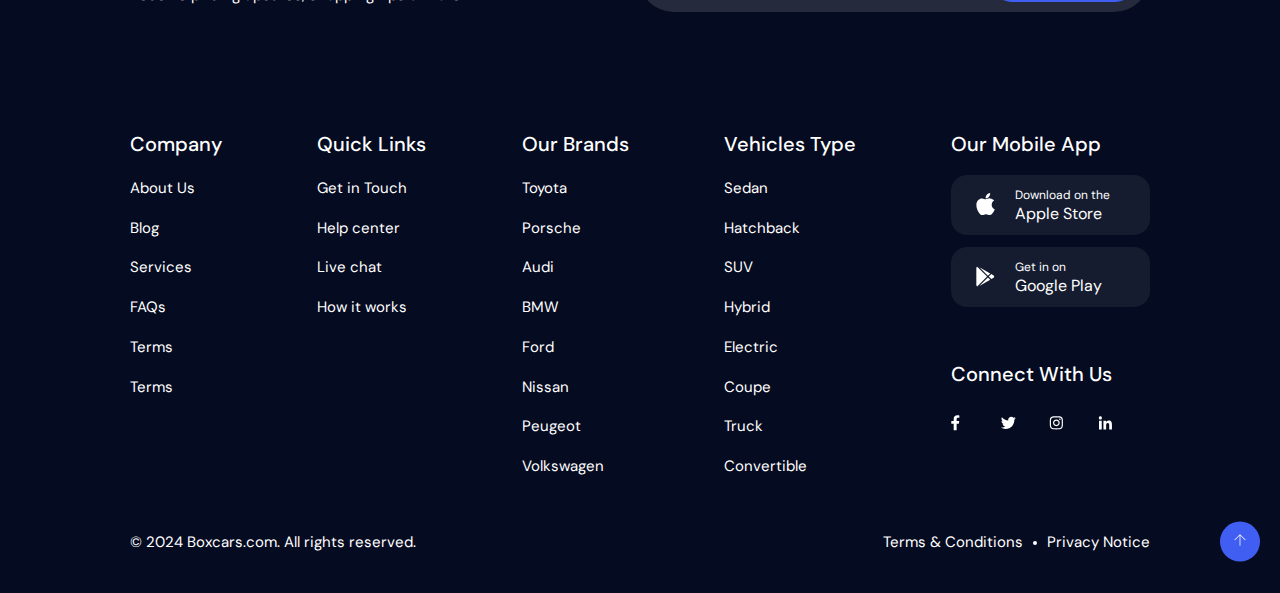
<file: blog_detail.html>
<!DOCTYPE html>
<html lang="en">
  <head>
    <meta charset="UTF-8" />
    <meta name="viewport" content="width=device-width, initial-scale=1.0" />
    <!-- reset css -->
    <link rel="stylesheet" href="./assets/css/reset.css" />
    <!-- embed font -->
    <link rel="preconnect" href="https://fonts.googleapis.com" />
    <link rel="preconnect" href="https://fonts.gstatic.com" crossorigin />
    <link
      href="https://fonts.googleapis.com/css2?family=DM+Sans:ital,opsz,wght@0,9..40,100..1000;1,9..40,100..1000&display=swap"
      rel="stylesheet"
    />
    <!-- css -->
     <link rel="stylesheet" href="./assets/css/blog_detail.css">
    <title>blog details</title>
  </head>
  <body style="height: 1000px;">
    <!-- header -->
     <header class="header fixed">
      <div class="main-content">
        <div class="body">
          <!-- logo -->
          <img src="./assets/imgs/logo.svg" alt="box car" class="logo" />
          <!-- nav -->
          <nav class="nav">
            <ul>
              <li>
                <a href="./index.html">Home</a>
                <img src="./assets/imgs/extend.svg" alt="" class="extend">
              </li>
              <li>
                <a href="./list_v1.html">Listings</a>
                <img src="./assets/imgs/extend.svg" alt="" class="extend">
              </li>
              <li>
                <a href="./blog_v1.html">Blog</a>
                <img src="./assets/imgs/extend.svg" alt="" class="extend">
              </li>
              <li>
                <a href="./shop_pages.html">Pages</a>
                <img src="./assets/imgs/extend.svg" alt="" class="extend">
              </li>
              <li>
                <a href="./about.html">About</a>
              </li>
              <li>
                <a href="./contact.html">Contact</a>
              </li>
            </ul>
          </nav>
          <!-- btn sign in -->
           <div class="btn-sign-in">
            <img src="./assets/icons/Icon_person.svg" alt="" class="sign-in">
                <a href="./login.html">Sign in</a>
           </div>
           <!-- btn-action -->
           <div class="action">
            <a href="./login.html" class="btn btn-submit">Submit Listing</a>
           </div>
          </div>
        </div>
      </div>
    </header>
    <!-- main -->
     <main>
      <div class="main-car main-content-2">
        <div class="order-list">
          <p>Home</p>
          <img src="./assets/icons/cheo.svg" alt="">
          <p>Accessories</p>
        </div>
        <h1>BMW X6 M50i is designed to exceed your sportiest.</h1>
        <div class="admin-profile">
          <img src="./assets/imgs/ava/ava-1-1.png" alt="" class="ava">
          <p class="name">Admin</p>
          <img src="./assets/icons/point-gray.svg" alt="">
          <p class="feature-car">Accessories, Exterior</p>
          <img src="./assets/icons/point-gray.svg" alt="">
          <p class="date">November 22, 2023</p>
        </div>
        <img src="./assets/imgs/car/car-20.png" alt="" class="display-car">
        <div class="desc-main-content">
          <div class="desc-car">
            <p class="desc-1">Aliquam hendrerit sollicitudin purus, quis rutrum mi accumsan nec. Quisque bibendum orci ac nibh facilisis, at malesuada orcicongue. Nullam tempus sollicitudin cursus. Ut et adipiscing erat. Curabitur this is a text link libero tempus congue.</p>
            <p class="desc-2">Duis mattis laoreet neque, et ornare neque sollicitudin at. Proin sagittis dolor sed mi elementum pretium. Donec et justo ante.
                              Vivamus egestas sodales est, eu rhoncus urna semper eu. Cum sociis natoque penatibus et magnis dis parturient montes, nascetur
                              ridiculus mus. Integer tristique elit lobortis purus bibendum, quis dictum metus mattis. Phasellus posuere felis sed eros porttitor
                              mattis. Curabitur massa magna, tempor in blandit id, porta in ligula. Aliquam laoreet nisl massa, at interdum mauris sollicitudin et.</p>
          </div>
          <div class="block-quote">
            <div class="quote-top">Aliquam hendrerit sollicitudin purus, quis rutrum mi accumsan nec. Quisque bibendum orci ac nibh facilisis, at malesuada orci congue.</div>
            <div class="quote-bottom">Luis Pickford</div>
          </div>
          <h1 class="title-learn">What you’ll learn</h1>
          <div class="learn">
            <div class="learn-left">
              <div class="skill skill-1">
                <img src="./assets/icons/check.svg" alt="">
                <p>Become a UI/UX designer.</p>
              </div>
              <div class="skill skill-2">
                <img src="./assets/icons/check.svg" alt="">
                <p>You will be able to start earning money Figma skills.</p>
              </div>
              <div class="skill skill-3">
                <img src="./assets/icons/check.svg" alt="">
                <p>Build a UI project from beginning to end.</p>
              </div>
              <div class="skill skill-4">
                <img src="./assets/icons/check.svg" alt="">
                <p>Work with colors & fonts.</p>
              </div>
              <div class="skill skill-5">
                <img src="./assets/icons/check.svg" alt="">
                <p>You will create your own UI Kit.</p>
              </div>
            </div>
            <div class="learn-right">
              <div class="skill skill-1">
                <img src="./assets/icons/check.svg" alt="">
                <p>Build & test a complete mobile app.</p>
              </div>
              <div class="skill skill-2">
                <img src="./assets/icons/check.svg" alt="">
                <p>Learn to design mobile apps & websites.</p>
              </div>
              <div class="skill skill-3">
                <img src="./assets/icons/check.svg" alt="">
                <p>Design 3 different logos.</p>
              </div>
              <div class="skill skill-4">
                <img src="./assets/icons/check.svg" alt="">
                <p>Create low-fidelity wireframe.</p>
              </div>
              <div class="skill skill-5">
                <img src="./assets/icons/check.svg" alt="">
                <p>Downloadable exercise files.</p>
              </div>
            </div>
          </div>
          <img src="./assets/imgs/car/car-21.png" alt="" class="display-car-1">
          <h1 class="title-learn-2">Requirements</h1>
          <div class="requirements">
            <ul>
              <li>
                <img src="./assets/icons/point-gray.svg" alt="">
                <p>We do not require any previous experience or pre-defined skills to take this course. A great orientation would be enough to master UI/UX design.</p>
              </li>
              <li>
                <img src="./assets/icons/point-gray.svg" alt="">
                <p>A computer with a good internet connection.</p>
              </li>
              <li>
                <img src="./assets/icons/point-gray.svg" alt="">
                <p>Adobe Photoshop (OPTIONAL)</p>
              </li>
            </ul>
          </div>
          <div class="share">
            <p class="share-this">Share this post </p>
            <div class="icon">
              <div class="social-media">
                <img src="./assets/icons/fb-black.png" alt="">
              </div>
              <div class="social-media">
                <img src="./assets/icons/twice-black.png" alt="">
              </div>
              <div class="social-media">
                <img src="./assets/icons/in-black.png" alt="">
              </div>
              <div class="social-media">
                <img src="./assets/icons/pin-black.png" alt="">
              </div>
            </div>
            <div class="list-link">
              <div class="link-mxh link-1">
                <p>Exterior</p>
              </div>
              <div class="link-mxh link-2">
                <p>Fuel System</p>
              </div>
              <div class="link-mxh link-3">
                <p>Sound</p>
              </div>
            </div>
          </div>
          <div class="recommend">
              <img src="./assets/imgs/ava/ava-1-1.png" alt="">
              <div class="recommend-right">
                <p class="name-admin">Admin</p>
                <p class="desc">Sed ut perspiciatis unde omnis iste natus error sit voluptatem accusantium doloremque laudantium, totam rem
                  aperiam, eaque ipsa quae ab illo inventore veritatis et quasi architecto beatae vitae dicta sunt explicabo. Nemo enim
                  ipsam voluptatem quia voluptas sit.
                </p>
              </div>
          </div>
          <div class="chosse">
            <div class="chosse-car chosse-left">
              <div class="top">
                <img src="./assets/icons/pre-chosse.svg" alt="">
                <p> Previous Post</p>
              </div>
              <div class="bottom">BMW X5 Gold 2024 Sport Review: Light on Sport</div>
            </div>
            <div class="chosse-car chosse-right">
              <div class="top">
                <p>Next Post </p>
                <img src="./assets/icons/next-1.svg" alt="">
              </div>
              <div class="bottom">2024 BMW ALPINA XB7 with exclusive details,</div>
            </div>
          </div>
          <div class="comment">
            <h1>3 Comments</h1>
            <div class="list-feed-back">
              <!-- feed 1 -->
              <div class="feed-back feed-back-1">
                <div class="profile-user">
                  <div class="left">
                    <img src="./assets/imgs/ava/ava-1-1.png" alt="">
                    <p class="name-user">Admin</p>
                    <p class="date">November 22, 2023</p>
                  </div>
                  <div class="right">
                    <p>Reply</p>
                  </div>
                </div>
                <p class="content-feed">Lorem ipsum dolor sit amet, consectetur adipiscing elit, sed do eiusmod tempor incididunt ut labore et dolore magna aliqua. Ut enimad minim veniam.</p>
              </div>
              <!-- feed 2 -->
              <div class="feed-back feed-back-2">
                <div class="profile-user">
                  <div class="left">
                    <img src="./assets/imgs/ava/ava-4.png" alt="">
                    <p class="name-user">Ali Tufan</p>
                    <p class="date">November 22, 2023</p>
                  </div>
                  <div class="right">
                    <p>Reply</p>
                  </div>
                </div>
                <p class="content-feed">Duis mattis laoreet neque, et ornare neque sollicitudin at. Proin sagittis dolor sed mi elementum pretium. Donec et justo ante.Vivamus egestas sodales est, eu rhoncus urna semper eu.</p>
              </div>
              <!-- feed 3 -->
              <div class="feed-back feed-back-3">
                <div class="profile-user">
                  <div class="left">
                    <img src="./assets/imgs/ava/ava-3.png" alt="">
                    <p class="name-user">Nhu Lan Hong</p>
                    <p class="date">January 3, 2024</p>
                  </div>
                  <div class="right">
                    <p>Reply</p>
                  </div>
                </div>
                <p class="content-feed">Lorem ipsum dolor sit amet.</p>
              </div>
            </div>
          </div>
          <div class="input">
            <h1>Leave a Comment</h1>
            <div class="name-mail">
              <div class="farme name">
                <p class="lable">Name</p>
                <p class="enter">Your Name</p>
              </div>
              <div class="farme mail">
                <p class="lable">Mail</p>
                <p class="enter">Your Mail</p>
              </div>
            </div>
            <div class="farme-web">
              <p class="lable">Website</p>
              <p class="enter">Your website</p>
            </div>
            <form action="">
              <input type="checkbox" name="" id="submit">
              <label for="submit">Save my name, email, and website in this browser for the next time I comment.</label>
            </form>
            <div class="text-area">
              <div class="lable">Comment</div>
            </div>
            <div class="btn btn-submit-comment">
              <p>Submit Comment</p>
            </div>
          </div>
        </div>
        <div class="related-post">
          <h1>Related Posts</h1>
          <div class="list-post">
            <!-- car 1 -->
            <div class="item item-1">
              <a href="#!"><img src="./assets/imgs/car/car-15.png" alt="" class="thumb"></a>
              <div class="btn btn-attract">
                <p>Exterior</p>
              </div>
              <div class="infor">
                <p class="name">admin</p>
                <img src="./assets/icons/point-gray.svg" alt="">
                <p class="date">November 22, 2023</p>
              </div>
              <p class="title-car line-clamp line-2 ">BMW X5 Gold 2024 Sport Review: Light on Sport</p>
            </div>
            <!-- car 2 -->
            <div class="item item-2">
              <a href="#!"><img src="./assets/imgs/car/car-16.png" alt="" class="thumb"></a>
              <div class="btn btn-attract">
                <p>Body Kit</p>
              </div>
              <div class="infor">
                <p class="name">admin</p>
                <img src="./assets/icons/point-gray.svg" alt="">
                <p class="date">November 22, 2023</p>
              </div>
              <p class="title-car line-clamp line-2">2024 Kia Sorento Hybrid Review: Big Vehicle With Small-Vehicle</p>
            </div>
            <!-- car 3 -->
             <div class="item item-3">
              <a href="#!"><img src="./assets/imgs/car/car-18.png" alt="" class="thumb"></a>
              <div class="btn btn-attract">
                <p>Exterior</p>
              </div>
              <div class="infor">
                <p class="name">admin</p>
                <img src="./assets/icons/point-gray.svg" alt="">
                <p class="date">November 22, 2023</p>
              </div>
              <p class="title-car line-clamp line-2">2024 BMW X3 M Sport Seats – available as a standalone option</p>
            </div>
          </div>
        </div>
      </div>
     </main>
     <!-- footer -->
      <footer class="main-content-2">
      <!-- top -->
      <div class="join">
        <div class="join-left">
          <h1>Join BoxCar</h1>
          <p class="desc">Receive pricing updates, shopping tips & more!</p>
        </div>
        <div class="join-right">
          <p class="hold">Your email address</p>
          <div class="btn btn-sign-up">Sign Up</div>
        </div>
      </div>
      <!-- mid -->
       <div class="info">
        <div class="info-content">
          <div class="list list-company">
            <h3>Company</h3>
            <p>About Us</p>
            <p>Blog</p>
            <p>Services</p>
            <p>FAQs</p>
            <p>Terms</p>
            <p>Terms</p>
          </div>
          <div class="list list-quick">
            <h3>Quick Links</h3>
            <p>Get in Touch</p>
            <p>Help center</p>
            <p>Live chat</p>
            <p>How it works</p>
          </div>
          <div class="list list-brand">
            <h3>Our Brands</h3>
            <p>Toyota</p>
            <p>Porsche</p>
            <p>Audi</p>
            <p>BMW</p>
            <p>Ford</p>
            <p>Nissan</p>
            <p>Peugeot</p>
            <p>Volkswagen</p>
          </div>
          <div class="list list-vehicles">
            <h3>Vehicles Type</h3>
            <p>Sedan</p>
            <p>Hatchback</p>
            <p>SUV</p>
            <p>Hybrid</p>
            <p>Electric</p>
            <p>Coupe</p>
            <p>Truck</p>
            <p>Convertible</p>
          </div>
          <div class="list-app-on-mobile list-our">
            <h3>Our Mobile App</h3>
            <div class="app-store">
              <a href="#!"><img src="./assets/icons/apple.svg" alt="Apple Store"></a>
              <div class="guide">
                <h5>Download on the</h5>
                <p class="name">Apple Store</p>
              </div>
            </div>
            <div class="google-play">
              <a href="#!"><img src="./assets/icons/gg-play.svg" alt="Google Play"></a>
              <div class="guide">
                <h5>Get in on</h5>
                <p class="name">Google Play</p>
              </div>
            </div>
            <h3>Connect With Us</h3>
            <div class="list-more">
              <div class="mxh">
                <a href="#!"><img src="./assets/icons/fb.svg" alt=""></a>
              </div>
              <div class="mxh">
                <a href="#!"><img src="./assets/icons/twicter.svg" alt=""></a>
              </div>
              <div class="mxh">
                <a href="#!"><img src="./assets/icons/ig.svg" alt=""></a>
              </div>
              <div class="mxh">
                <a href="#!"><img src="./assets/icons/linked.svg" alt=""></a>
              </div>
            </div>
          </div>
        </div>
       </div>
       <!-- bottom -->
        <div class="cre">
          <div class="cre-left">
            <p>© 2024 Boxcars.com. All rights reserved.</p>
          </div>
          <div class="cre-right">
            <p>Terms & Conditions</p>
            <img src="./assets/icons/point.svg" alt="">
            <p>Privacy Notice</p>
          </div>
          <div class="attract">
          <img src="./assets/icons/up.svg" alt="">
        </div>
        </div>
     </footer>
  </body>
</html>
</file>
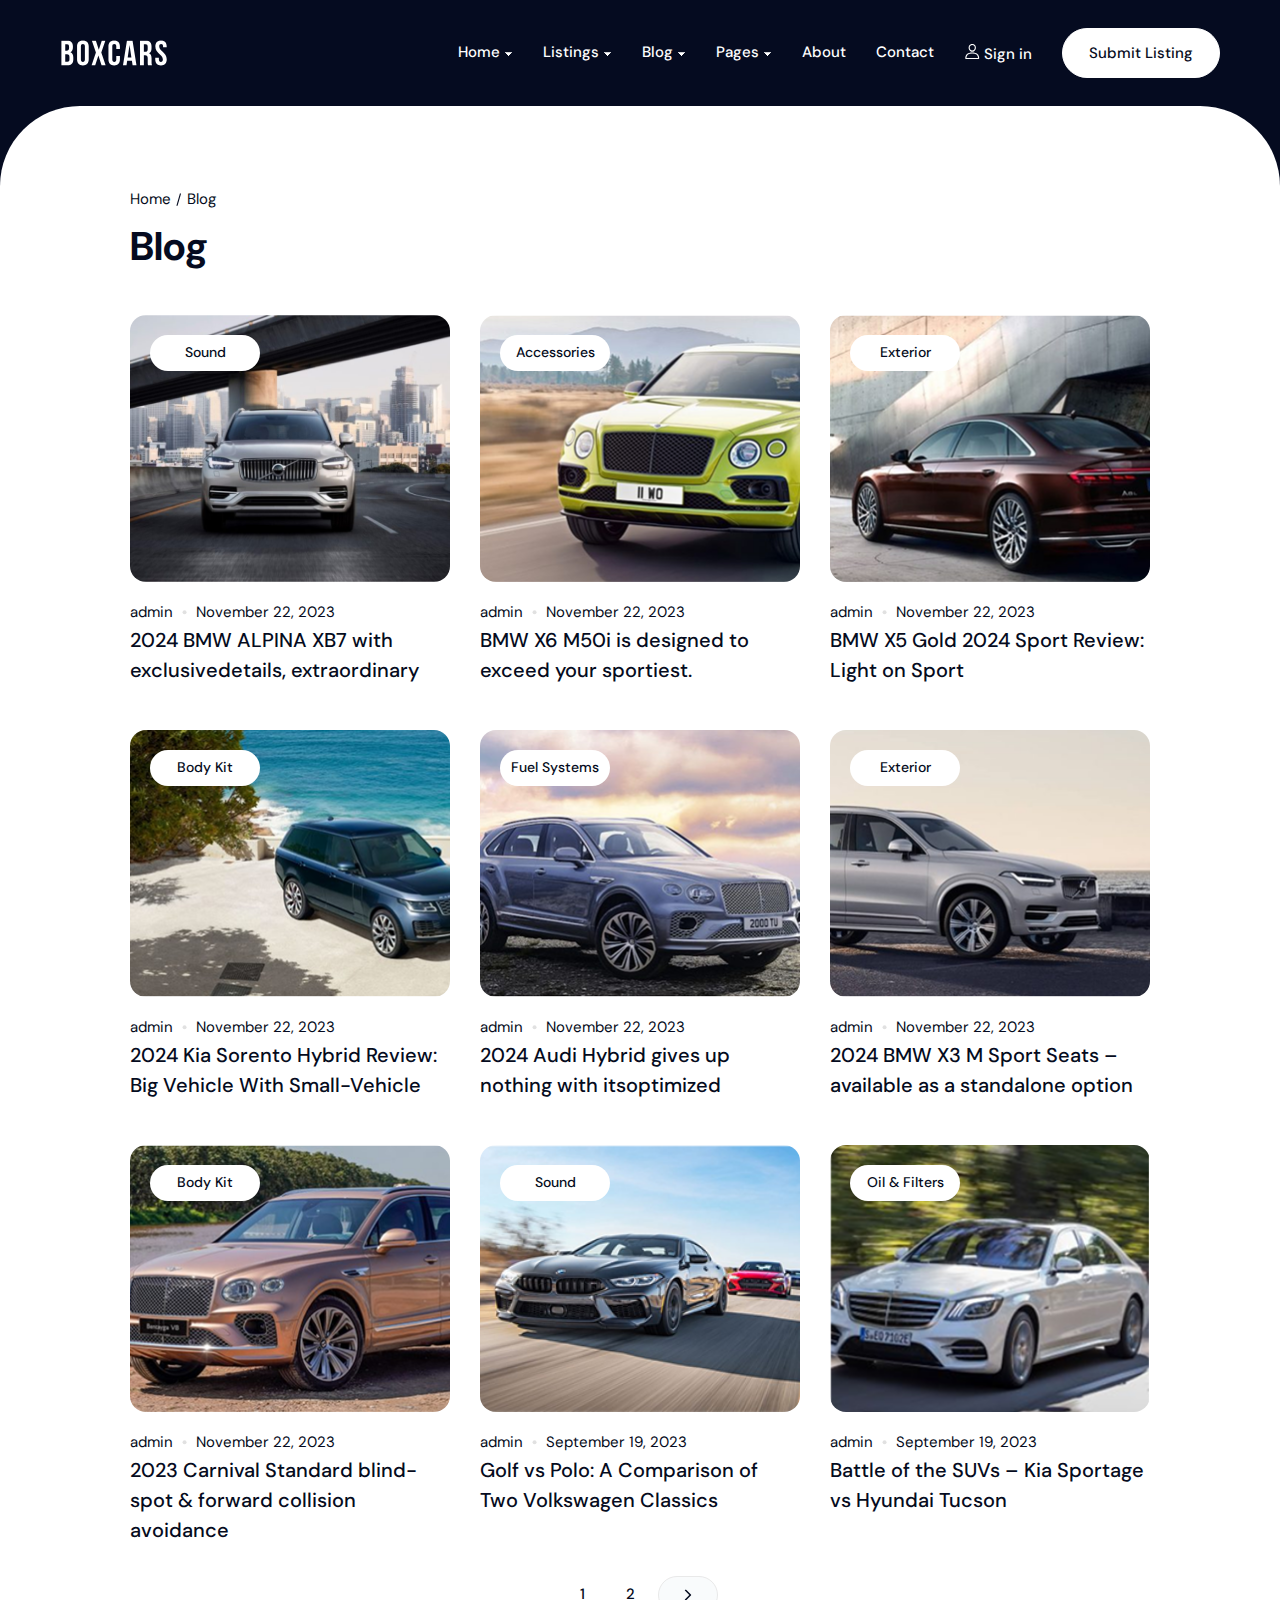
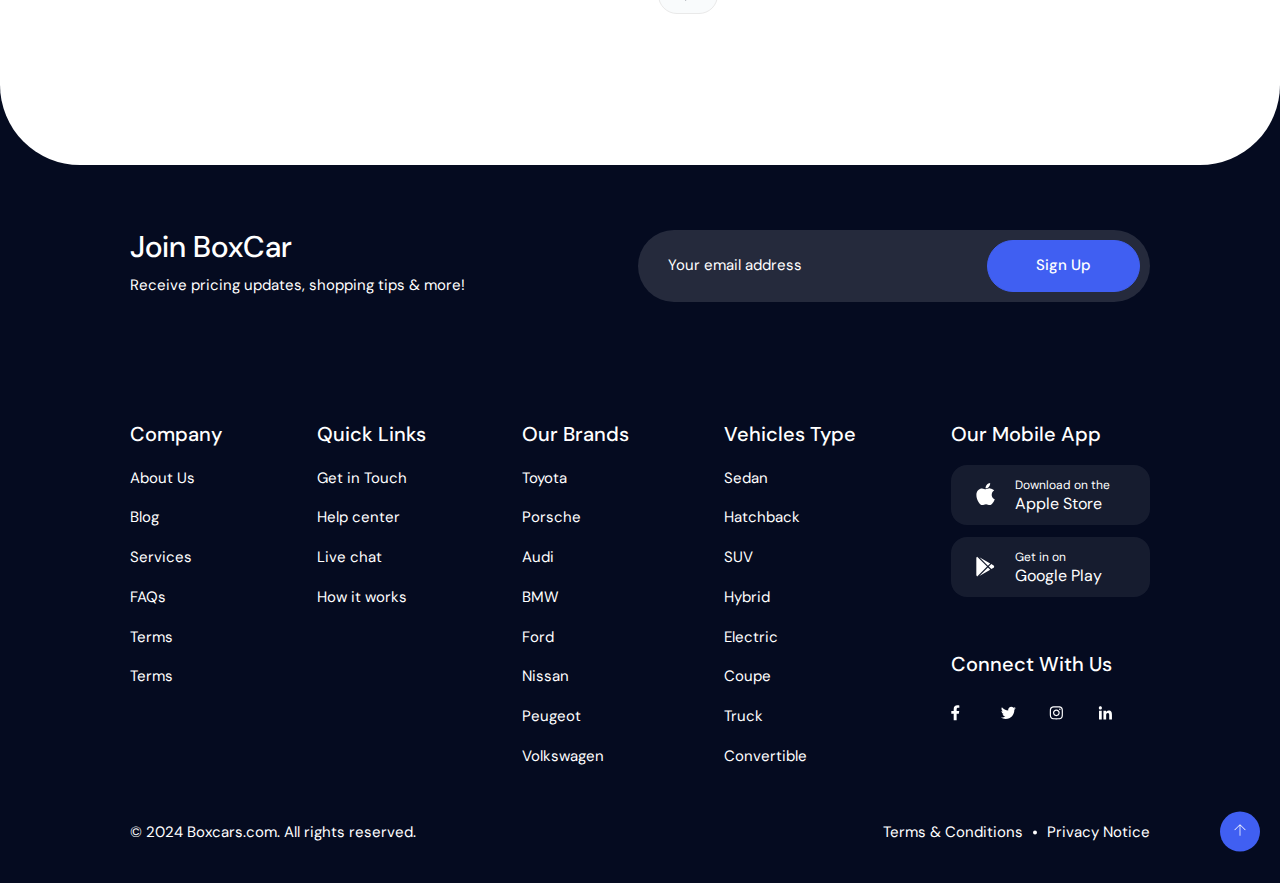
<file: blog_v1.html>
<!DOCTYPE html>
<html lang="en">
  <head>
    <meta charset="UTF-8" />
    <meta name="viewport" content="width=device-width, initial-scale=1.0" />
    <!-- reset css -->
    <link rel="stylesheet" href="./assets/css/reset.css" />
    <!-- embed font -->
    <link rel="preconnect" href="https://fonts.googleapis.com" />
    <link rel="preconnect" href="https://fonts.gstatic.com" crossorigin />
    <link
      href="https://fonts.googleapis.com/css2?family=DM+Sans:ital,opsz,wght@0,9..40,100..1000;1,9..40,100..1000&display=swap"
      rel="stylesheet"
    />
    <!-- css -->
     <link rel="stylesheet" href="./assets/css/blog_v1.css">
    <title>blog v1</title>
  </head>
  <body style="height: 1000px;">
    <!-- header -->
     <header class="header fixed">
      <div class="main-content">
        <div class="body">
          <!-- logo -->
          <img src="./assets/imgs/logo.svg" alt="box car" class="logo" />
          <!-- nav -->
          <nav class="nav">
            <ul>
              <li>
                <a href="./index.html">Home</a>
                <img src="./assets/imgs/extend.svg" alt="" class="extend">
              </li>
              <li>
                <a href="./list_v1.html">Listings</a>
                <img src="./assets/imgs/extend.svg" alt="" class="extend">
              </li>
              <li>
                <a href="./blog_v1.html">Blog</a>
                <img src="./assets/imgs/extend.svg" alt="" class="extend">
              </li>
              <li>
                <a href="./shop_pages.html">Pages</a>
                <img src="./assets/imgs/extend.svg" alt="" class="extend">
              </li>
              <li>
                <a href="./about.html">About</a>
              </li>
              <li>
                <a href="./contact.html">Contact</a>
              </li>
            </ul>
          </nav>
          <!-- btn sign in -->
           <div class="btn-sign-in">
            <img src="./assets/icons/Icon_person.svg" alt="" class="sign-in">
                <a href="./login.html">Sign in</a>
           </div>
           <!-- btn-action -->
           <div class="action">
            <a href="./login.html" class="btn btn-submit">Submit Listing</a>
           </div>
          </div>
        </div>
      </div>
    </header>
    <!-- main -->
     <main>
        <div class="main-car main-content-2">
          <div class="subject">
            <p>Home</p>
            <img src="./assets/icons/cheo.svg" alt="">
            <p>Blog</p>
          </div>
          <h1>Blog</h1>
          <!-- list 1 -->
          <div class="list-car">
            <div class="item item-1">
              <a href="./blog_v2.html"><img src="./assets/imgs/car/car-13.jpg" alt="" class="thumb"></a>
              <div class="attract-thumb">
                <p>Sound</p>
              </div>
              <div class="information">
                <p class="name">admin</p>
                <img src="./assets/icons/point-gray.svg" alt="">
                <p class="date">November 22, 2023</p>
              </div>
              <a href="#!"><p class="car-name">2024 BMW ALPINA XB7 with exclusivedetails, extraordinary</p></a>
            </div>
            <div class="item item-2">
              <a href="./blog_v2.html"><img src="./assets/imgs/car/car-14.png" alt="" class="thumb"></a>
              <div class="attract-thumb">
                <p>Accessories</p>
              </div>
              <div class="information">
                <p class="name">admin</p>
                <img src="./assets/icons/point-gray.svg" alt="">
                <p class="date">November 22, 2023</p>
              </div>
              <a href="#!"><p class="car-name">BMW X6 M50i is designed to exceed your sportiest.</p></a>
            </div>
            <div class="item item-3">
              <a href="#!"><img src="./assets/imgs/car/car-15.png" alt="" class="thumb"></a>
              <div class="attract-thumb">
                <p>Exterior</p>
              </div>
              <div class="information">
                <p class="name">admin</p>
                <img src="./assets/icons/point-gray.svg" alt="">
                <p class="date">November 22, 2023</p>
              </div>
              <a href="#!"><p class="car-name">BMW X5 Gold 2024 Sport Review: Light on Sport</p></a>
            </div>
          </div>
          <!-- list 2 -->
          <div class="list-car">
            <div class="item item-1">
              <a href="#!"><img src="./assets/imgs/car/car-16.png" alt="" class="thumb"></a>
              <div class="attract-thumb">
                <p>Body Kit</p>
              </div>
              <div class="information">
                <p class="name">admin</p>
                <img src="./assets/icons/point-gray.svg" alt="">
                <p class="date">November 22, 2023</p>
              </div>
              <a href="#!"><p class="car-name">2024 Kia Sorento Hybrid Review: Big Vehicle With Small-Vehicle</p></a>
            </div>
            <div class="item item-2">
              <a href="#!"><img src="./assets/imgs/car/car-17.png" alt="" class="thumb"></a>
              <div class="attract-thumb">
                <p>Fuel Systems</p>
              </div>
              <div class="information">
                <p class="name">admin</p>
                <img src="./assets/icons/point-gray.svg" alt="">
                <p class="date">November 22, 2023</p>
              </div>
              <a href="#!"><p class="car-name">2024 Audi Hybrid gives up nothing with itsoptimized</p></a>
            </div>
            <div class="item item-3">
              <a href="#!"><img src="./assets/imgs/car/car-18.png" alt="" class="thumb"></a>
              <div class="attract-thumb">
                <p>Exterior</p>
              </div>
              <div class="information">
                <p class="name">admin</p>
                <img src="./assets/icons/point-gray.svg" alt="">
                <p class="date">November 22, 2023</p>
              </div>
              <a href="#!"><p class="car-name">2024 BMW X3 M Sport Seats – available as a standalone option</p></a>
            </div>
          </div>
          <!-- list 3 -->
          <div class="list-car">
            <div class="item item-1">
              <a href="#!"><img src="./assets/imgs/car/car-19.png" alt="" class="thumb"></a>
              <div class="attract-thumb">
                <p>Body Kit</p>
              </div>
              <div class="information">
                <p class="name">admin</p>
                <img src="./assets/icons/point-gray.svg" alt="">
                <p class="date">November 22, 2023</p>
              </div>
              <a href="#!"><p class="car-name">2023 Carnival Standard blind-spot & forward collision avoidance</p></a>
            </div>
            <div class="item item-2">
              <a href="#!"><img src="./assets/imgs/car/toyota-camry-new.png" alt="" class="thumb"></a>
              <div class="attract-thumb">
                <p>Sound</p>
              </div>
              <div class="information">
                <p class="name">admin</p>
                <img src="./assets/icons/point-gray.svg" alt="">
                <p class="date">September 19, 2023</p>
              </div>
              <a href="#!"><p class="car-name">Golf vs Polo: A Comparison of Two Volkswagen Classics</p></a>
            </div>
            <div class="item item-3">
              <a href="#!"><img src="./assets/imgs/car/car-12.png" alt="" class="thumb"></a>
              <div class="attract-thumb">
                <p>Oil & Filters</p>
              </div>
              <div class="information">
                <p class="name">admin</p>
                <img src="./assets/icons/point-gray.svg" alt="">
                <p class="date">September 19, 2023</p>
              </div>
              <a href="#!"><p class="car-name">Battle of the SUVs – Kia Sportage vs Hyundai Tucson</p></a>
            </div>
          </div>
          <div class="tab">
            <div class="number number-1">
              <p>1</p>
            </div>
            <div class="number number-2">
              <p>2</p>
            </div>
            <div class="next">
              <img src="./assets/icons/next-2.svg" alt="">
            </div>
          </div>
        </div>
     </main>
     <!-- footer -->
      <footer class="main-content-2">
      <!-- top -->
      <div class="join">
        <div class="join-left">
          <h1>Join BoxCar</h1>
          <p class="desc">Receive pricing updates, shopping tips & more!</p>
        </div>
        <div class="join-right">
          <p class="hold">Your email address</p>
          <div class="btn btn-sign-up">Sign Up</div>
        </div>
      </div>
      <!-- mid -->
       <div class="info">
        <div class="info-content">
          <div class="list list-company">
            <h3>Company</h3>
            <p>About Us</p>
            <p>Blog</p>
            <p>Services</p>
            <p>FAQs</p>
            <p>Terms</p>
            <p>Terms</p>
          </div>
          <div class="list list-quick">
            <h3>Quick Links</h3>
            <p>Get in Touch</p>
            <p>Help center</p>
            <p>Live chat</p>
            <p>How it works</p>
          </div>
          <div class="list list-brand">
            <h3>Our Brands</h3>
            <p>Toyota</p>
            <p>Porsche</p>
            <p>Audi</p>
            <p>BMW</p>
            <p>Ford</p>
            <p>Nissan</p>
            <p>Peugeot</p>
            <p>Volkswagen</p>
          </div>
          <div class="list list-vehicles">
            <h3>Vehicles Type</h3>
            <p>Sedan</p>
            <p>Hatchback</p>
            <p>SUV</p>
            <p>Hybrid</p>
            <p>Electric</p>
            <p>Coupe</p>
            <p>Truck</p>
            <p>Convertible</p>
          </div>
          <div class="list-app-on-mobile list-our">
            <h3>Our Mobile App</h3>
            <div class="app-store">
              <a href="#!"><img src="./assets/icons/apple.svg" alt="Apple Store"></a>
              <div class="guide">
                <h5>Download on the</h5>
                <p class="name">Apple Store</p>
              </div>
            </div>
            <div class="google-play">
              <a href="#!"><img src="./assets/icons/gg-play.svg" alt="Google Play"></a>
              <div class="guide">
                <h5>Get in on</h5>
                <p class="name">Google Play</p>
              </div>
            </div>
            <h3>Connect With Us</h3>
            <div class="list-more">
              <div class="mxh">
                <a href="#!"><img src="./assets/icons/fb.svg" alt=""></a>
              </div>
              <div class="mxh">
                <a href="#!"><img src="./assets/icons/twicter.svg" alt=""></a>
              </div>
              <div class="mxh">
                <a href="#!"><img src="./assets/icons/ig.svg" alt=""></a>
              </div>
              <div class="mxh">
                <a href="#!"><img src="./assets/icons/linked.svg" alt=""></a>
              </div>
            </div>
          </div>
        </div>
       </div>
       <!-- bottom -->
        <div class="cre">
          <div class="cre-left">
            <p>© 2024 Boxcars.com. All rights reserved.</p>
          </div>
          <div class="cre-right">
            <p>Terms & Conditions</p>
            <img src="./assets/icons/point.svg" alt="">
            <p>Privacy Notice</p>
          </div>
          <div class="attract">
          <img src="./assets/icons/up.svg" alt="">
        </div>
        </div>
     </footer>
  </body>
</html>
</file>
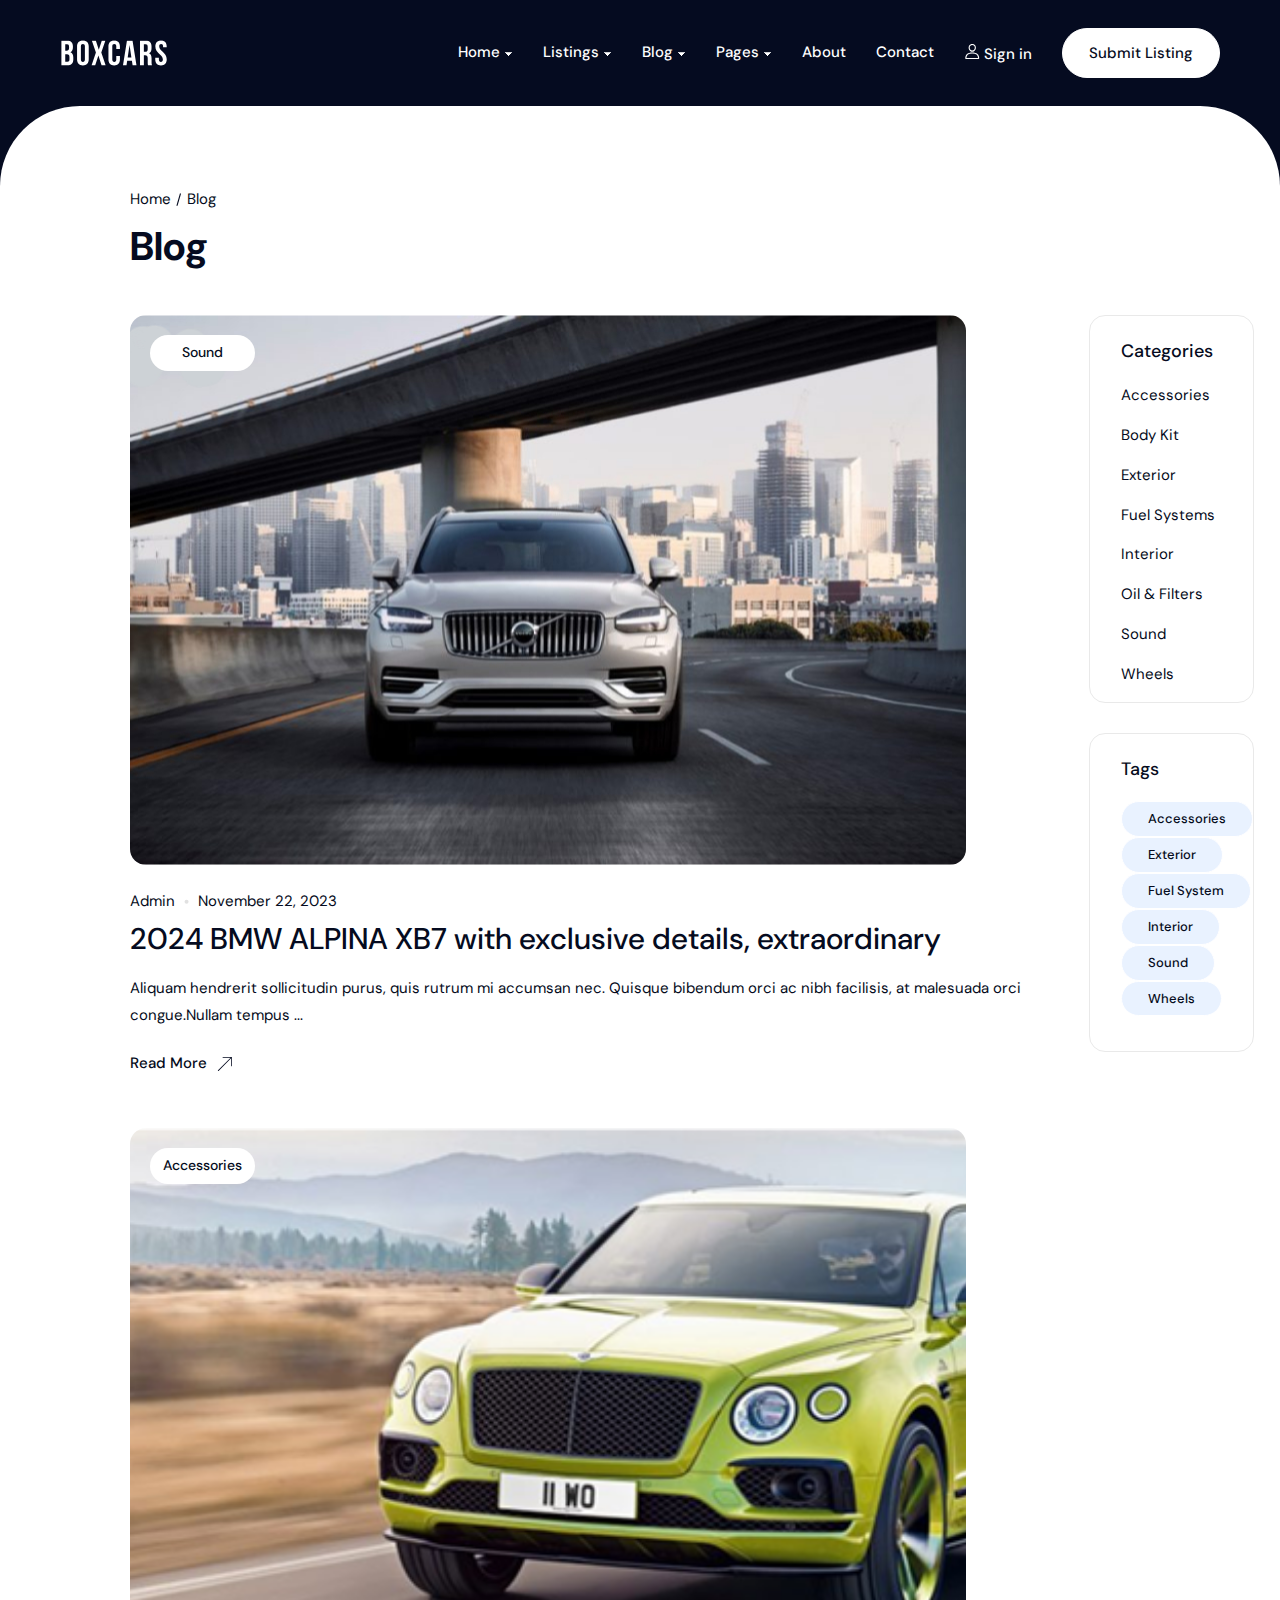
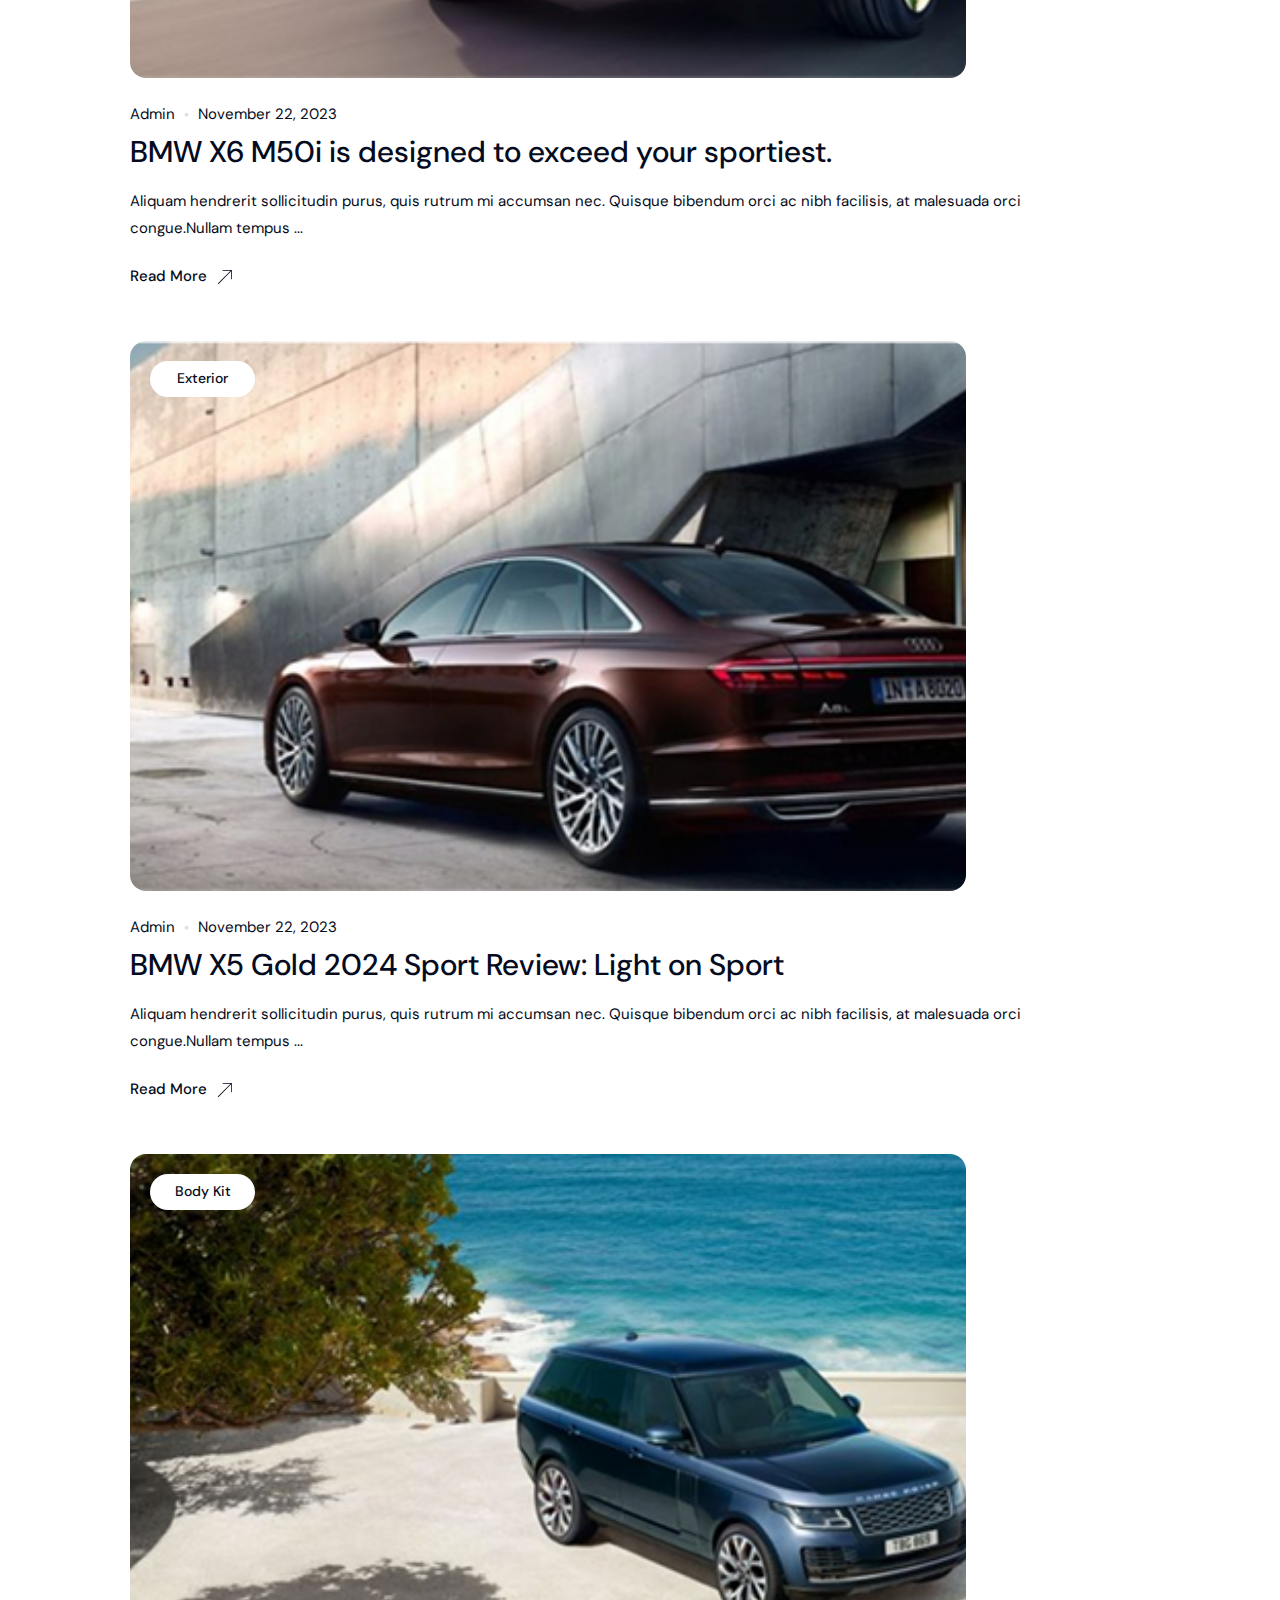
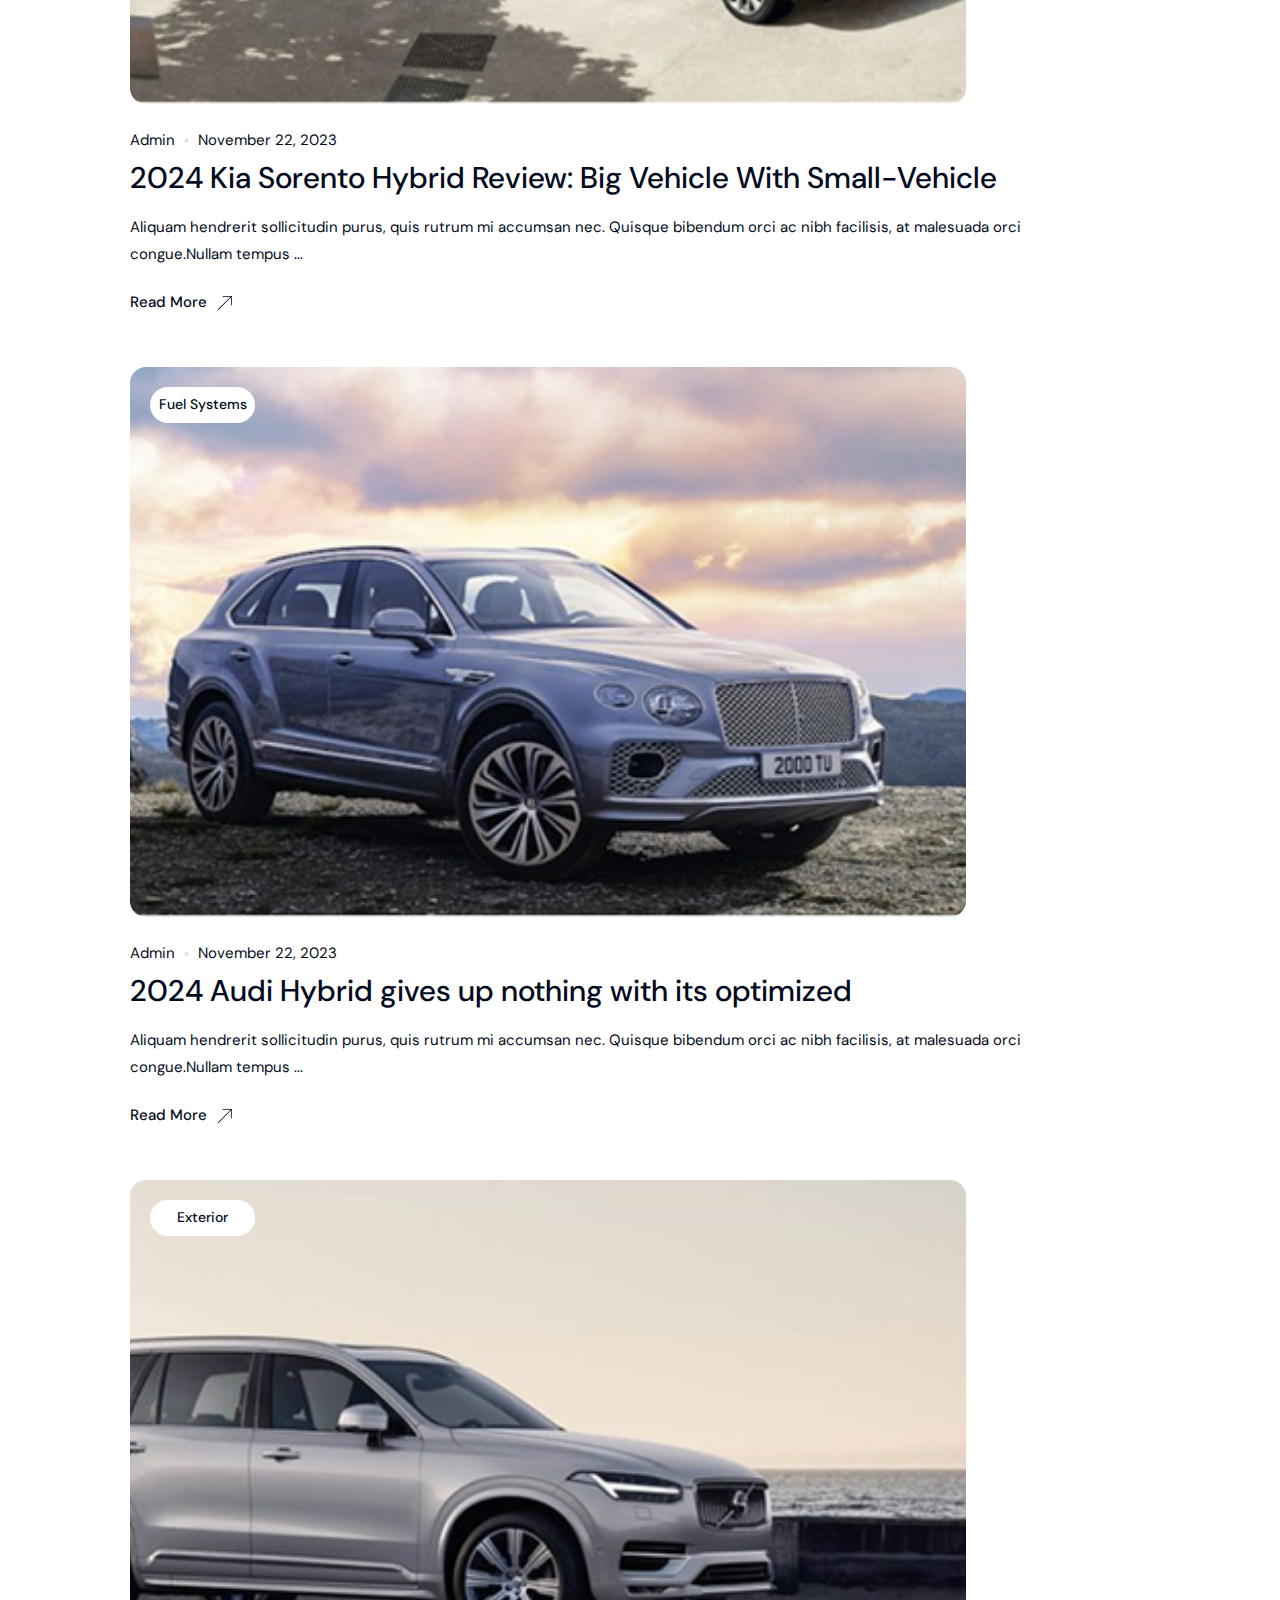
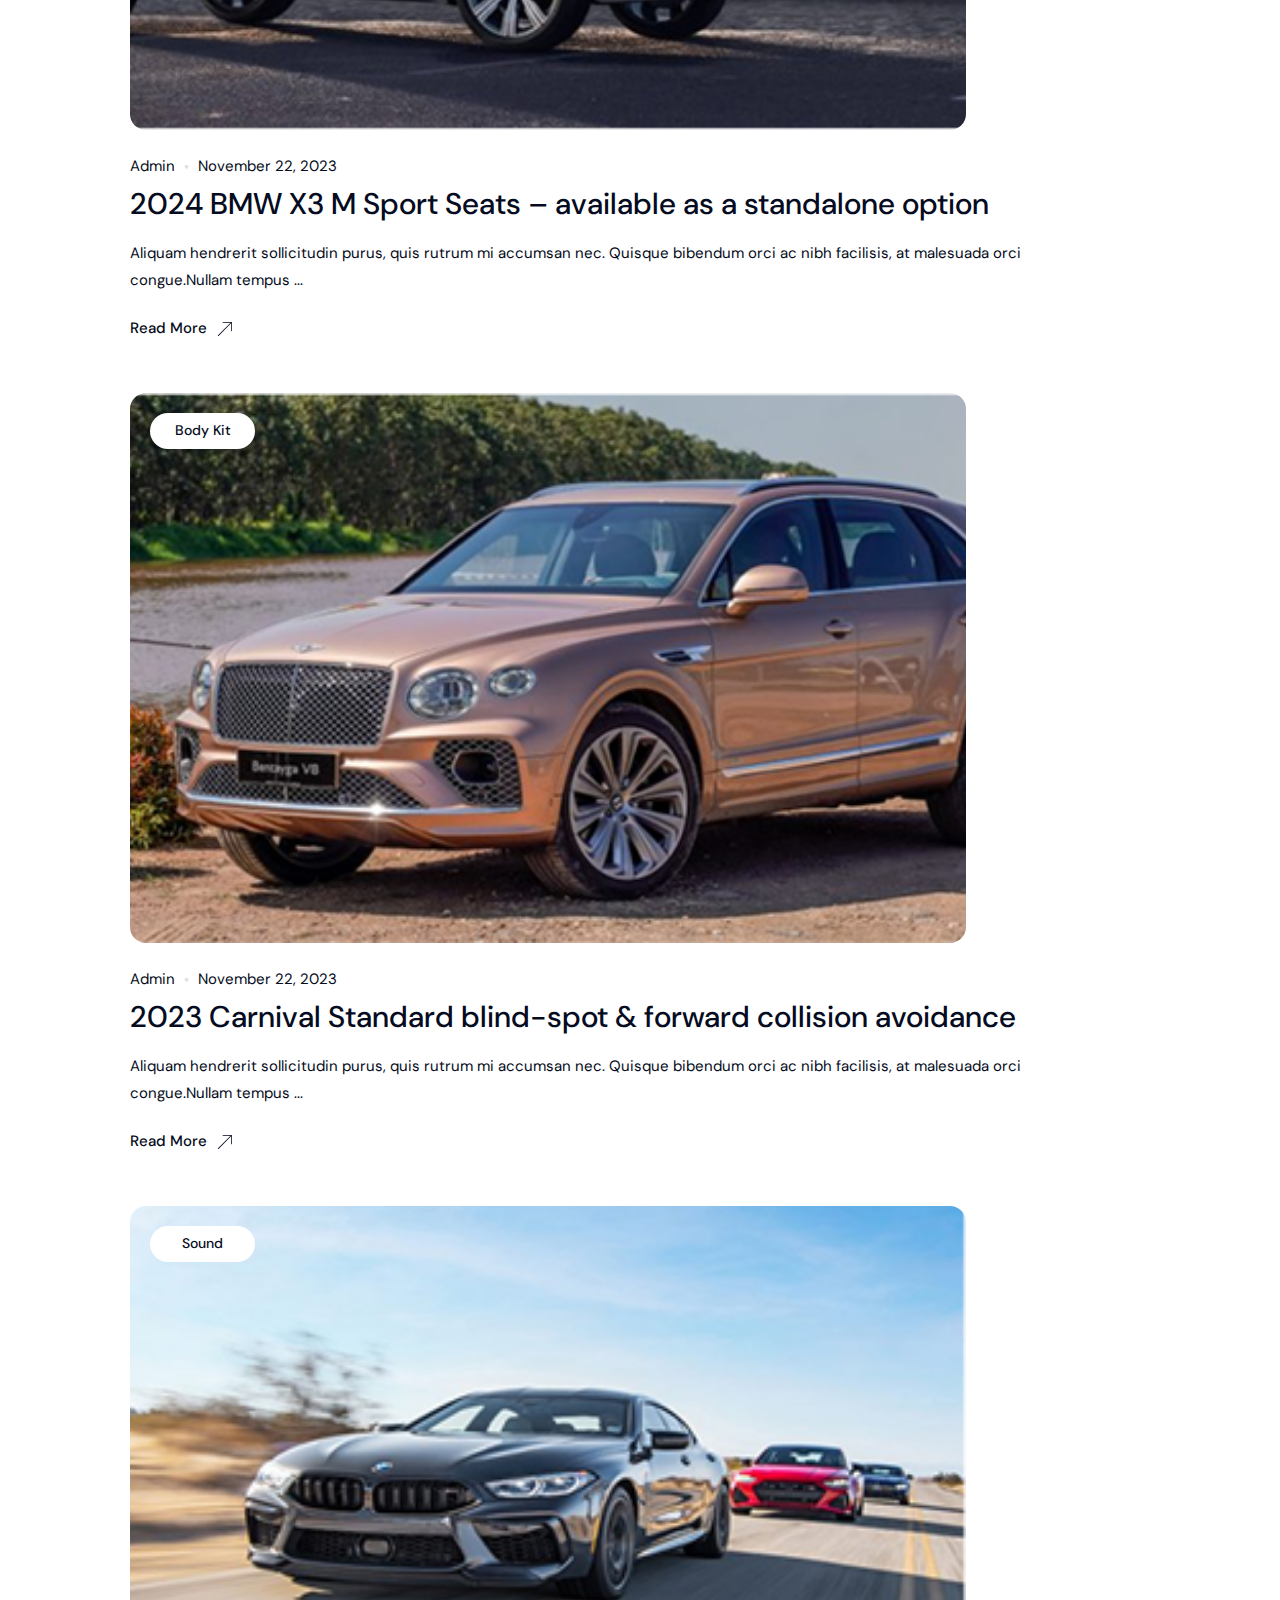
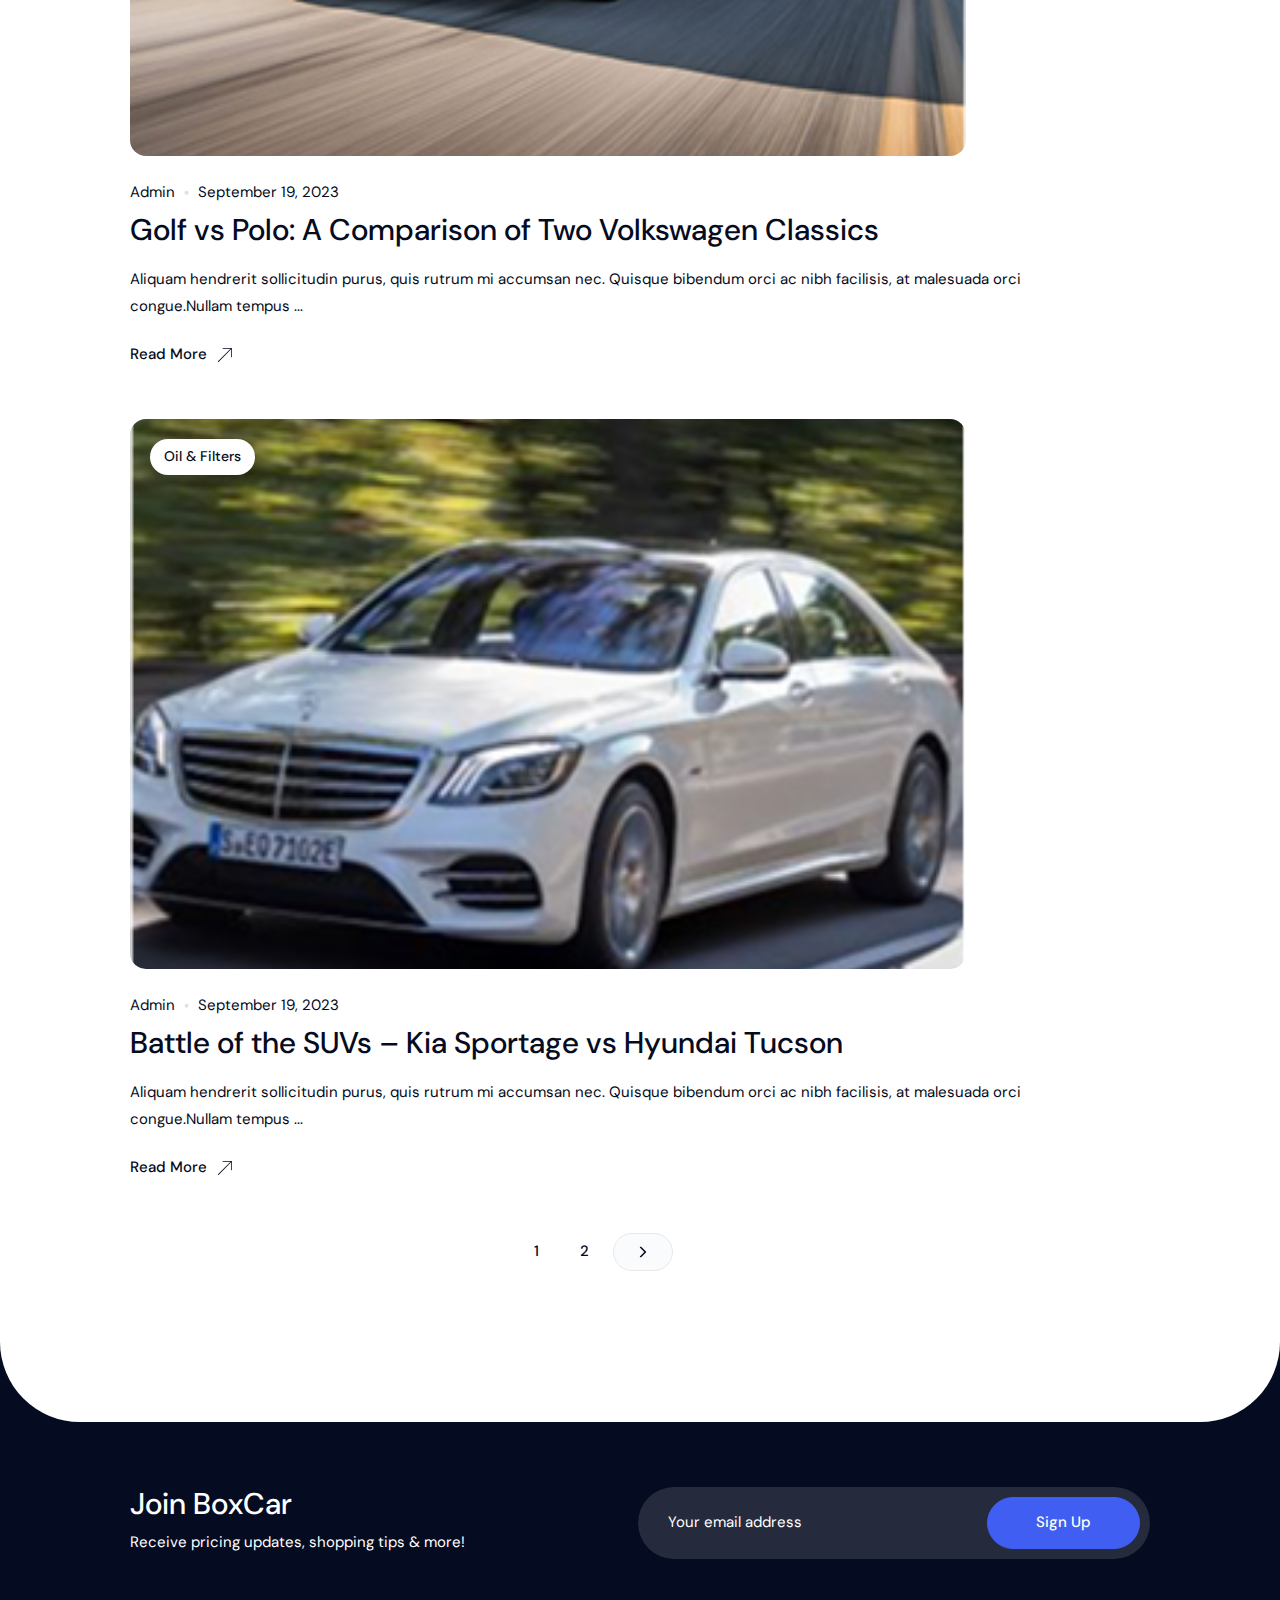
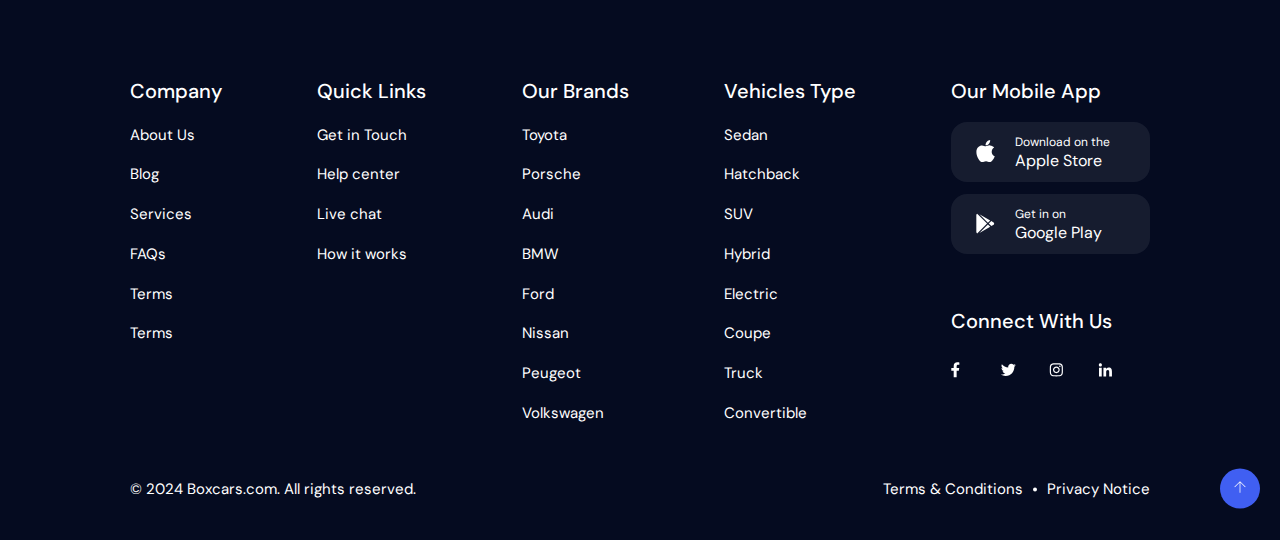
<file: blog_v2.html>
<!DOCTYPE html>
<html lang="en">
  <head>
    <meta charset="UTF-8" />
    <meta name="viewport" content="width=device-width, initial-scale=1.0" />
    <!-- reset css -->
    <link rel="stylesheet" href="./assets/css/reset.css" />
    <!-- embed font -->
    <link rel="preconnect" href="https://fonts.googleapis.com" />
    <link rel="preconnect" href="https://fonts.gstatic.com" crossorigin />
    <link
      href="https://fonts.googleapis.com/css2?family=DM+Sans:ital,opsz,wght@0,9..40,100..1000;1,9..40,100..1000&display=swap"
      rel="stylesheet"
    />
    <!-- css -->
    <link rel="stylesheet" href="./assets/css/blog_v2.css" />
    <title>blog v2</title>
  </head>
  <body style="height: 1000px;">
    <!-- header -->
     <header class="header fixed">
      <div class="main-content">
        <div class="body">
          <!-- logo -->
          <img src="./assets/imgs/logo.svg" alt="box car" class="logo" />
          <!-- nav -->
          <nav class="nav">
            <ul>
              <li>
                <a href="./index.html">Home</a>
                <img src="./assets/imgs/extend.svg" alt="" class="extend">
              </li>
              <li>
                <a href="./list_v1.html">Listings</a>
                <img src="./assets/imgs/extend.svg" alt="" class="extend">
              </li>
              <li>
                <a href="./blog_v1.html">Blog</a>
                <img src="./assets/imgs/extend.svg" alt="" class="extend">
              </li>
              <li>
                <a href="./shop_pages.html">Pages</a>
                <img src="./assets/imgs/extend.svg" alt="" class="extend">
              </li>
              <li>
                <a href="./about.html">About</a>
              </li>
              <li>
                <a href="./contact.html">Contact</a>
              </li>
            </ul>
          </nav>
          <!-- btn sign in -->
           <div class="btn-sign-in">
            <img src="./assets/icons/Icon_person.svg" alt="" class="sign-in">
                <a href="./login.html">Sign in</a>
           </div>
           <!-- btn-action -->
           <div class="action">
            <a href="./login.html" class="btn btn-submit">Submit Listing</a>
           </div>
          </div>
        </div>
      </div>
    </header>
    <!-- main -->
     <main>
        <div class="main-car main-content-2">
           <div class="subject">
            <p>Home</p>
            <img src="./assets/icons/cheo.svg" alt="">
            <p>Blog</p>
           </div>
           <h1>Blog</h1>
           <div class="list-car">
            <!-- left -->
            <div class="list-car-left">
                <!-- item 1 -->
                <div class="item item-1">
                    <a href="./blog_detail.html"><img src="./assets/imgs/car/car-13.jpg" alt="" class="thumb-car"></a>
                    <div class="attract-thumb">
                        <p>Sound</p>
                    </div>
                    <div class="title">
                        <p>admin</p>
                        <img src="./assets/icons/point-gray.svg" alt="">
                        <p>November 22, 2023</p>
                    </div>
                    <a href="#!"><p class="name-car line-clamp">2024 BMW ALPINA XB7 with exclusive details, extraordinary</p></a>
                    <p class="desc-name-car line-clamp line-2">Aliquam hendrerit sollicitudin purus, quis rutrum mi accumsan nec. Quisque bibendum orci ac nibh facilisis, at malesuada orci congue.Nullam tempus ...</p>
                    <a href="#!">
                        <div class="read-more">
                        <p>Read More</p>
                        <img src="./assets/icons/detail-black.svg" alt="">
                        </div>
                    </a>
                </div>
                <!-- item 2 -->
                <div class="item item-2">
                    <a href="./blog_detail.html"><img src="./assets/imgs/car/car-14.png" alt="" class="thumb-car"></a>
                    <div class="attract-thumb">
                        <p>Accessories</p>
                    </div>
                    <div class="title">
                        <p>admin</p>
                        <img src="./assets/icons/point-gray.svg" alt="">
                        <p>November 22, 2023</p>
                    </div>
                    <a href="#!"><p class="name-car line-clamp">BMW X6 M50i is designed to exceed your sportiest.</p></a>
                    <p class="desc-name-car line-clamp line-2">Aliquam hendrerit sollicitudin purus, quis rutrum mi accumsan nec. Quisque bibendum orci ac nibh facilisis, at malesuada orci congue.Nullam tempus ...</p>
                    <a href="#!">
                        <div class="read-more">
                        <p>Read More</p>
                        <img src="./assets/icons/detail-black.svg" alt="">
                        </div>
                    </a>
                </div>
                <!-- item 3 -->
                <div class="item item-3">
                    <a href="#!"><img src="./assets/imgs/car/car-15.png" alt="" class="thumb-car"></a>
                    <div class="attract-thumb">
                        <p>Exterior</p>
                    </div>
                    <div class="title">
                        <p>admin</p>
                        <img src="./assets/icons/point-gray.svg" alt="">
                        <p>November 22, 2023</p>
                    </div>
                    <a href="#!"><p class="name-car line-clamp">BMW X5 Gold 2024 Sport Review: Light on Sport</p></a>
                    <p class="desc-name-car line-clamp line-2">Aliquam hendrerit sollicitudin purus, quis rutrum mi accumsan nec. Quisque bibendum orci ac nibh facilisis, at malesuada orci congue.Nullam tempus ...</p>
                    <a href="#!">
                        <div class="read-more">
                        <p>Read More</p>
                        <img src="./assets/icons/detail-black.svg" alt="">
                        </div>
                    </a>
                </div>
                <!-- item 4 -->
                <div class="item item-4">
                    <a href="#!"><img src="./assets/imgs/car/car-16.png" alt="" class="thumb-car"></a>
                    <div class="attract-thumb">
                        <p>Body Kit</p>
                    </div>
                    <div class="title">
                        <p>admin</p>
                        <img src="./assets/icons/point-gray.svg" alt="">
                        <p>November 22, 2023</p>
                    </div>
                    <a href="#!"><p class="name-car line-clamp">2024 Kia Sorento Hybrid Review: Big Vehicle With Small-Vehicle</p></a>
                    <p class="desc-name-car line-clamp line-2">Aliquam hendrerit sollicitudin purus, quis rutrum mi accumsan nec. Quisque bibendum orci ac nibh facilisis, at malesuada orci congue.Nullam tempus ...</p>
                    <a href="#!">
                        <div class="read-more">
                        <p>Read More</p>
                        <img src="./assets/icons/detail-black.svg" alt="">
                        </div>
                    </a>
                </div>
                <!-- item 5 -->
                <div class="item item-5">
                    <a href="#!"><img src="./assets/imgs/car/car-17.png" alt="" class="thumb-car"></a>
                    <div class="attract-thumb">
                        <p>Fuel Systems</p>
                    </div>
                    <div class="title">
                        <p>admin</p>
                        <img src="./assets/icons/point-gray.svg" alt="">
                        <p>November 22, 2023</p>
                    </div>
                    <a href="#!"><p class="name-car line-clamp">2024 Audi Hybrid gives up nothing with its optimized</p></a>
                    <p class="desc-name-car line-clamp line-2">Aliquam hendrerit sollicitudin purus, quis rutrum mi accumsan nec. Quisque bibendum orci ac nibh facilisis, at malesuada orci congue.Nullam tempus ...</p>
                    <a href="#!">
                        <div class="read-more">
                        <p>Read More</p>
                        <img src="./assets/icons/detail-black.svg" alt="">
                        </div>
                    </a>
                </div>
                <!-- item 6 -->
                <div class="item item-6">
                    <a href="#!"><img src="./assets/imgs/car/car-18.png" alt="" class="thumb-car"></a>
                    <div class="attract-thumb">
                        <p>Exterior</p>
                    </div>
                    <div class="title">
                        <p>admin</p>
                        <img src="./assets/icons/point-gray.svg" alt="">
                        <p>November 22, 2023</p>
                    </div>
                    <a href="#!"><p class="name-car line-clamp">2024 BMW X3 M Sport Seats – available as a standalone option</p></a>
                    <p class="desc-name-car line-clamp line-2">Aliquam hendrerit sollicitudin purus, quis rutrum mi accumsan nec. Quisque bibendum orci ac nibh facilisis, at malesuada orci congue.Nullam tempus ...</p>
                    <a href="#!">
                        <div class="read-more">
                        <p>Read More</p>
                        <img src="./assets/icons/detail-black.svg" alt="">
                        </div>
                    </a>
                </div>
                <!-- item 7 -->
                <div class="item item-7">
                    <a href="#!"><img src="./assets/imgs/car/car-19.png" alt="" class="thumb-car"></a>
                    <div class="attract-thumb">
                        <p>Body Kit</p>
                    </div>
                    <div class="title">
                        <p>admin</p>
                        <img src="./assets/icons/point-gray.svg" alt="">
                        <p>November 22, 2023</p>
                    </div>
                    <a href="#!"><p class="name-car line-clamp">2023 Carnival Standard blind-spot & forward collision avoidance</p></a>
                    <p class="desc-name-car line-clamp line-2">Aliquam hendrerit sollicitudin purus, quis rutrum mi accumsan nec. Quisque bibendum orci ac nibh facilisis, at malesuada orci congue.Nullam tempus ...</p>
                    <a href="#!">
                        <div class="read-more">
                        <p>Read More</p>
                        <img src="./assets/icons/detail-black.svg" alt="">
                        </div>
                    </a>
                </div>
                <!-- item  8 -->
                <div class="item item-8">
                    <a href="#!"><img src="./assets/imgs/car/toyota-camry-new.png" alt="" class="thumb-car"></a>
                    <div class="attract-thumb">
                        <p>Sound</p>
                    </div>
                    <div class="title">
                        <p>admin</p>
                        <img src="./assets/icons/point-gray.svg" alt="">
                        <p>September 19, 2023</p>
                    </div>
                    <a href="#!"><p class="name-car line-clamp">Golf vs Polo: A Comparison of Two Volkswagen Classics</p></a>
                    <p class="desc-name-car line-clamp line-2">Aliquam hendrerit sollicitudin purus, quis rutrum mi accumsan nec. Quisque bibendum orci ac nibh facilisis, at malesuada orci congue.Nullam tempus ...</p>
                    <a href="#!">
                        <div class="read-more">
                        <p>Read More</p>
                        <img src="./assets/icons/detail-black.svg" alt="">
                        </div>
                    </a>
                </div>
                <!-- item 9 -->
                 <div class="item item-9">
                    <a href="#!"><img src="./assets/imgs/car/car-12.png" alt="" class="thumb-car"></a>
                    <div class="attract-thumb">
                        <p>Oil & Filters</p>
                    </div>
                    <div class="title">
                        <p>admin</p>
                        <img src="./assets/icons/point-gray.svg" alt="">
                        <p>September 19, 2023</p>
                    </div>
                    <a href="#!"><p class="name-car line-clamp">Battle of the SUVs – Kia Sportage vs Hyundai Tucson</p></a>
                    <p class="desc-name-car line-clamp line-2">Aliquam hendrerit sollicitudin purus, quis rutrum mi accumsan nec. Quisque bibendum orci ac nibh facilisis, at malesuada orci congue.Nullam tempus ...</p>
                    <a href="#!">
                        <div class="read-more">
                        <p>Read More</p>
                        <img src="./assets/icons/detail-black.svg" alt="">
                        </div>
                    </a>
                </div>
                <div class="tab">
                    <div class="number number-1">
                        <p>1</p>
                    </div>
                    <div class="number number-2">
                        <p>2</p>
                    </div>
                    <div class="next">
                         <img src="./assets/icons/next-2.svg" alt="">
                    </div>
                </div>
            </div>
            <!-- right -->
            <div class="list-car-right">
                <div class="info-categories">
                    <p class="title">Categories</p>
                    <ul>
                        <li>Accessories</li>
                        <li>Body Kit</li>
                        <li>Exterior</li>
                        <li>Fuel Systems</li>
                        <li>Interior</li>
                        <li>Oil & Filters</li>
                        <li>Sound</li>
                        <li>Wheels</li>
                    </ul>
                </div>
                <div class="info-tags">
                    <p class="title">Tags</p>
                    <div class="list-tag">
                        <div class="btn btn-tag">
                            <p>Accessories</p>
                        </div>
                        <div class="btn btn-tag">
                            <p>Exterior</p>
                        </div>
                        <div class="btn btn-tag">
                            <p>Fuel System</p>
                        </div>
                        <div class="btn btn-tag">
                            <p>Interior</p>
                        </div>
                        <div class="btn btn-tag">
                            <p>Sound</p>
                        </div>
                        <div class="btn btn-tag">
                            <p>Wheels</p>
                        </div>
                    </div>
                </div>
            </div>
           </div>
        </div>
     </main>
     <!-- footer -->
      <footer class="main-content-2">
      <!-- top -->
      <div class="join">
        <div class="join-left">
          <h1>Join BoxCar</h1>
          <p class="desc">Receive pricing updates, shopping tips & more!</p>
        </div>
        <div class="join-right">
          <p class="hold">Your email address</p>
          <div class="btn btn-sign-up">Sign Up</div>
        </div>
      </div>
      <!-- mid -->
       <div class="info">
        <div class="info-content">
          <div class="list list-company">
            <h3>Company</h3>
            <p>About Us</p>
            <p>Blog</p>
            <p>Services</p>
            <p>FAQs</p>
            <p>Terms</p>
            <p>Terms</p>
          </div>
          <div class="list list-quick">
            <h3>Quick Links</h3>
            <p>Get in Touch</p>
            <p>Help center</p>
            <p>Live chat</p>
            <p>How it works</p>
          </div>
          <div class="list list-brand">
            <h3>Our Brands</h3>
            <p>Toyota</p>
            <p>Porsche</p>
            <p>Audi</p>
            <p>BMW</p>
            <p>Ford</p>
            <p>Nissan</p>
            <p>Peugeot</p>
            <p>Volkswagen</p>
          </div>
          <div class="list list-vehicles">
            <h3>Vehicles Type</h3>
            <p>Sedan</p>
            <p>Hatchback</p>
            <p>SUV</p>
            <p>Hybrid</p>
            <p>Electric</p>
            <p>Coupe</p>
            <p>Truck</p>
            <p>Convertible</p>
          </div>
          <div class="list-app-on-mobile list-our">
            <h3>Our Mobile App</h3>
            <div class="app-store">
              <a href="#!"><img src="./assets/icons/apple.svg" alt="Apple Store"></a>
              <div class="guide">
                <h5>Download on the</h5>
                <p class="name">Apple Store</p>
              </div>
            </div>
            <div class="google-play">
              <a href="#!"><img src="./assets/icons/gg-play.svg" alt="Google Play"></a>
              <div class="guide">
                <h5>Get in on</h5>
                <p class="name">Google Play</p>
              </div>
            </div>
            <h3>Connect With Us</h3>
            <div class="list-more">
              <div class="mxh">
                <a href="#!"><img src="./assets/icons/fb.svg" alt=""></a>
              </div>
              <div class="mxh">
                <a href="#!"><img src="./assets/icons/twicter.svg" alt=""></a>
              </div>
              <div class="mxh">
                <a href="#!"><img src="./assets/icons/ig.svg" alt=""></a>
              </div>
              <div class="mxh">
                <a href="#!"><img src="./assets/icons/linked.svg" alt=""></a>
              </div>
            </div>
          </div>
        </div>
       </div>
       <!-- bottom -->
        <div class="cre">
          <div class="cre-left">
            <p>© 2024 Boxcars.com. All rights reserved.</p>
          </div>
          <div class="cre-right">
            <p>Terms & Conditions</p>
            <img src="./assets/icons/point.svg" alt="">
            <p>Privacy Notice</p>
          </div>
          <div class="attract">
          <img src="./assets/icons/up.svg" alt="">
        </div>
        </div>
     </footer>
  </body>
</html>
</file>
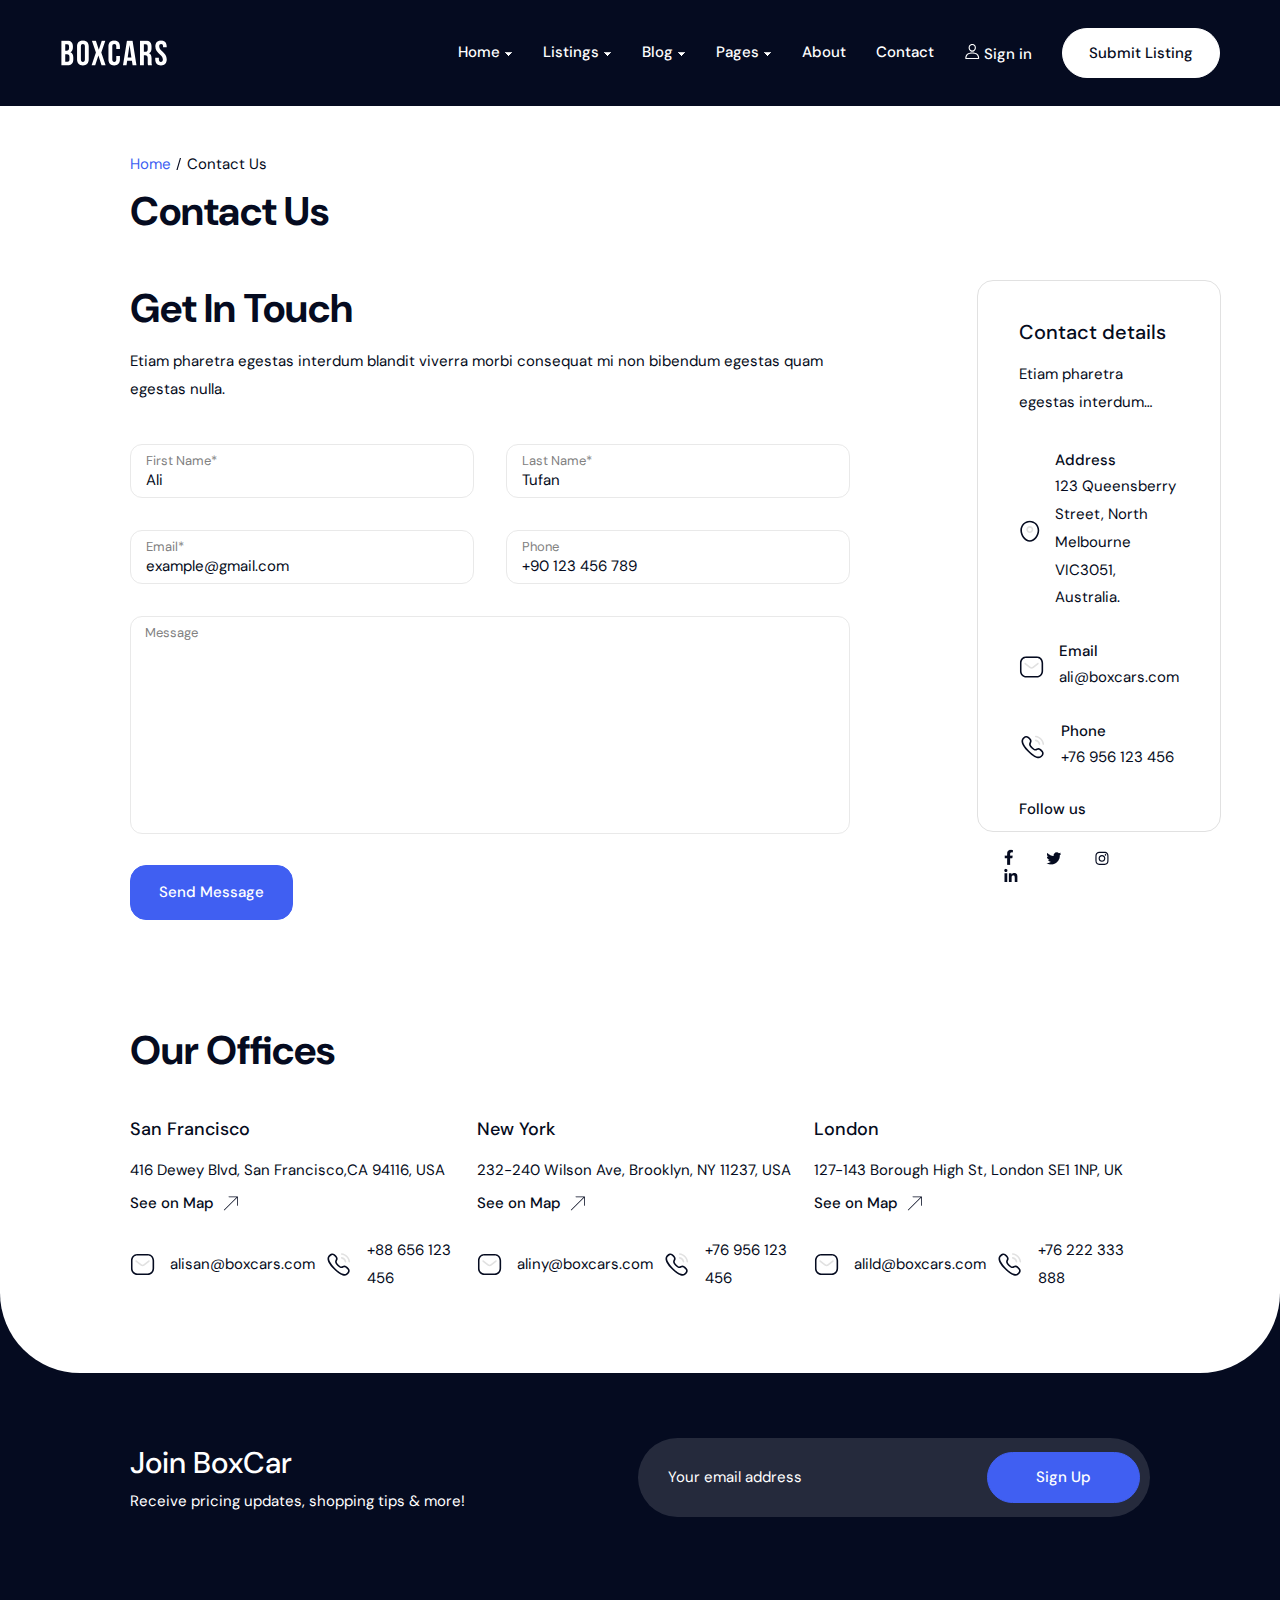
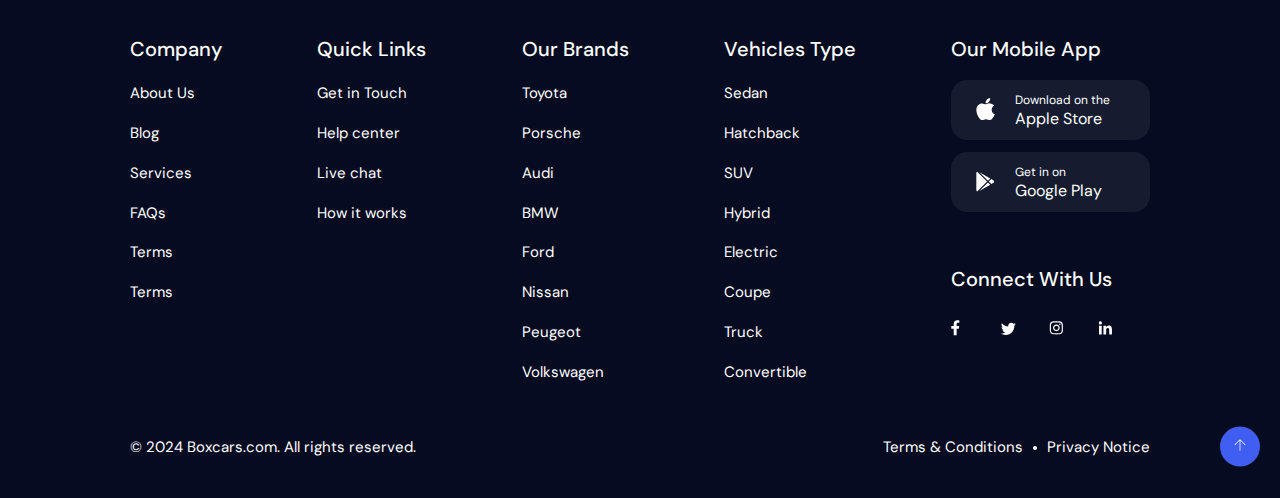
<file: contact.html>
<!DOCTYPE html>
<html lang="en">
  <head>
    <meta charset="UTF-8" />
    <!-- reset css -->
    <link rel="stylesheet" href="./assets/css/reset.css" />
    <!-- embed font -->
    <link rel="preconnect" href="https://fonts.googleapis.com" />
    <link rel="preconnect" href="https://fonts.gstatic.com" crossorigin />
    <link
      href="https://fonts.googleapis.com/css2?family=DM+Sans:ital,opsz,wght@0,9..40,100..1000;1,9..40,100..1000&display=swap"
      rel="stylesheet"
    />
    <!-- css -->
    <link rel="stylesheet" href="./assets/css/contact.css" />
    <meta name="viewport" content="width=device-width, initial-scale=1.0" />
    <title>Contact</title>
  </head>
  <body style="height: 1000px">
    <!-- header -->
     <header class="header fixed">
      <div class="main-content">
        <div class="body">
          <!-- logo -->
          <img src="./assets/imgs/logo.svg" alt="box car" class="logo" />
          <!-- nav -->
          <nav class="nav">
            <ul>
              <li>
                <a href="./index.html">Home</a>
                <img src="./assets/imgs/extend.svg" alt="" class="extend">
              </li>
              <li>
                <a href="./list_v1.html">Listings</a>
                <img src="./assets/imgs/extend.svg" alt="" class="extend">
              </li>
              <li>
                <a href="./blog_v1.html">Blog</a>
                <img src="./assets/imgs/extend.svg" alt="" class="extend">
              </li>
              <li>
                <a href="./shop_pages.html">Pages</a>
                <img src="./assets/imgs/extend.svg" alt="" class="extend">
              </li>
              <li>
                <a href="./about.html">About</a>
              </li>
              <li>
                <a href="./contact.html">Contact</a>
              </li>
            </ul>
          </nav>
          <!-- btn sign in -->
           <div class="btn-sign-in">
            <img src="./assets/icons/Icon_person.svg" alt="" class="sign-in">
                <a href="./login.html">Sign in</a>
           </div>
           <!-- btn-action -->
           <div class="action">
            <a href="./login.html" class="btn btn-submit">Submit Listing</a>
           </div>
          </div>
        </div>
      </div>
    </header>
    <!-- main -->
     <main>
        <div class="main-car main-content-2">
            <div class="title">
                <p class="home">Home</p>
                <img src="./assets/icons/cheo.svg" alt="">
                <p class="con">Contact Us</p>
            </div>
            <h1>Contact Us</h1>
            <div class="get-touch">
                <div class="get left-get">
                    <h1>Get In Touch</h1>
                    <p class="desc">Etiam pharetra egestas interdum blandit viverra morbi consequat mi non bibendum egestas quam egestas nulla.</p>
                    <div class="input">
                        <div class="top-input">
                            <div class="form f-name">
                                <div class="dm">First Name*</div>
                                <p class="f-content">Ali</p>
                            </div>
                            <div class="form l-name">
                                <div class="dm">Last Name*</div>
                                <p class="f-content">Tufan</p>
                            </div>
                        </div>
                        <div class="bottom-input">
                            <div class="form mail">
                                <div class="dm">Email*</div>
                                <p class="f-content">example@gmail.com</p>
                            </div>
                            <div class="form phone">
                                <div class="dm">Phone</div>
                                <p class="f-content">+90 123 456 789</p>
                            </div>
                        </div>
                    </div>
                    <div class="area-text">
                        <p class="in-text">Message</p>
                    </div>
                    <div class="btn btn-send"><p>Send Message</p></div>
                </div>
                <div class="get right-get">
                    <div class=" content-get">
                        <p class="hed">Contact details</p>
                        <p class="desc line-clamp line-2">Etiam pharetra egestas interdum blandit viverra morbi consequat mi non bibendum egestas quam egestas nulla.</p>
                        <div class="info">
                            <img src="./assets/icons/location.svg" alt="">
                            <div class="left-info">
                                <p class="top">Address</p>
                                <p class="content-infor">123 Queensberry Street, North Melbourne VIC3051, Australia.</p>
                            </div>
                        </div>
                        <div class="info">
                            <img src="./assets/icons/mail-c.svg" alt="">
                            <div class="left-info">
                                <p class="top">Email</p>
                                <p class="content-infor">ali@boxcars.com</p>
                            </div>
                        </div>
                        <div class="info">
                            <img src="./assets/icons/phone-c.svg" alt="">
                            <div class="left-info">
                                <p class="top">Phone</p>
                                <p class="content-infor">+76 956 123 456</p>
                            </div>
                        </div>
                        <div class="hed-2">Follow us</div>
                    </div>
                    <div class="list-mxh">
                        <img src="./assets/icons/fb-black.png" alt="">
                        <img src="./assets/icons/twice-black.png" alt="">
                        <img src="./assets/icons/ig-b.svg" alt="">
                        <img src="./assets/icons/in-black.png" alt="">
                    </div>
                </div>
            </div>
            <div class="our">
                <h1>Our Offices</h1>
                <div class="list-location">
                    <div class="item item-1">
                        <p class="title">San Francisco</p>
                        <p class="location">416 Dewey Blvd, San Francisco,CA 94116, USA</p>
                        <div class="see-map"><p>See on Map</p> <img src="./assets/icons/detail-black.svg" alt=""></div>
                        <div class="list-info">
                            <div class="info info-1">
                                <img src="./assets/icons/mail-c.svg" alt="">
                                <p>alisan@boxcars.com</p>
                            </div>
                            <div class="info info-2">
                                <img src="./assets/icons/phone-c.svg" alt="">
                                <p>+88 656 123 456</p>
                            </div>
                        </div>
                    </div>
                    <div class="item item-2">
                        <p class="title">New York</p>
                        <p class="location">232-240 Wilson Ave, Brooklyn, NY 11237, USA</p>
                        <div class="see-map"><p>See on Map</p> <img src="./assets/icons/detail-black.svg" alt=""></div>
                        <div class="list-info">
                            <div class="info info-1">
                                <img src="./assets/icons/mail-c.svg" alt="">
                                <p>aliny@boxcars.com</p>
                            </div>
                            <div class="info info-2">
                                <img src="./assets/icons/phone-c.svg" alt="">
                                <p>+76 956 123 456</p>
                            </div>
                        </div>
                    </div>
                    <div class="item item-3">
                        <p class="title">London</p>
                        <p class="location">127-143 Borough High St, London SE1 1NP, UK</p>
                        <div class="see-map"><p>See on Map</p> <img src="./assets/icons/detail-black.svg" alt=""></div>
                        <div class="list-info">
                            <div class="info info-1">
                                <img src="./assets/icons/mail-c.svg" alt="">
                                <p>alild@boxcars.com</p>
                            </div>
                            <div class="info info-2">
                                <img src="./assets/icons/phone-c.svg" alt="">
                                <p>+76 222 333 888</p>
                            </div>
                        </div>
                    </div>
                </div>
            </div>
        </div>
     </main>
     <!-- footer -->
      <footer class="main-content-2">
      <!-- top -->
      <div class="join">
        <div class="join-left">
          <h1>Join BoxCar</h1>
          <p class="desc">Receive pricing updates, shopping tips & more!</p>
        </div>
        <div class="join-right">
          <p class="hold">Your email address</p>
          <div class="btn btn-sign-up">Sign Up</div>
        </div>
      </div>
      <!-- mid -->
       <div class="info">
        <div class="info-content">
          <div class="list list-company">
            <h3>Company</h3>
            <p>About Us</p>
            <p>Blog</p>
            <p>Services</p>
            <p>FAQs</p>
            <p>Terms</p>
            <p>Terms</p>
          </div>
          <div class="list list-quick">
            <h3>Quick Links</h3>
            <p>Get in Touch</p>
            <p>Help center</p>
            <p>Live chat</p>
            <p>How it works</p>
          </div>
          <div class="list list-brand">
            <h3>Our Brands</h3>
            <p>Toyota</p>
            <p>Porsche</p>
            <p>Audi</p>
            <p>BMW</p>
            <p>Ford</p>
            <p>Nissan</p>
            <p>Peugeot</p>
            <p>Volkswagen</p>
          </div>
          <div class="list list-vehicles">
            <h3>Vehicles Type</h3>
            <p>Sedan</p>
            <p>Hatchback</p>
            <p>SUV</p>
            <p>Hybrid</p>
            <p>Electric</p>
            <p>Coupe</p>
            <p>Truck</p>
            <p>Convertible</p>
          </div>
          <div class="list-app-on-mobile list-our">
            <h3>Our Mobile App</h3>
            <div class="app-store">
              <a href="#!"><img src="./assets/icons/apple.svg" alt="Apple Store"></a>
              <div class="guide">
                <h5>Download on the</h5>
                <p class="name">Apple Store</p>
              </div>
            </div>
            <div class="google-play">
              <a href="#!"><img src="./assets/icons/gg-play.svg" alt="Google Play"></a>
              <div class="guide">
                <h5>Get in on</h5>
                <p class="name">Google Play</p>
              </div>
            </div>
            <h3>Connect With Us</h3>
            <div class="list-more">
              <div class="mxh">
                <a href="#!"><img src="./assets/icons/fb.svg" alt=""></a>
              </div>
              <div class="mxh">
                <a href="#!"><img src="./assets/icons/twicter.svg" alt=""></a>
              </div>
              <div class="mxh">
                <a href="#!"><img src="./assets/icons/ig.svg" alt=""></a>
              </div>
              <div class="mxh">
                <a href="#!"><img src="./assets/icons/linked.svg" alt=""></a>
              </div>
            </div>
          </div>
        </div>
       </div>
       <!-- bottom -->
        <div class="cre">
          <div class="cre-left">
            <p>© 2024 Boxcars.com. All rights reserved.</p>
          </div>
          <div class="cre-right">
            <p>Terms & Conditions</p>
            <img src="./assets/icons/point.svg" alt="">
            <p>Privacy Notice</p>
          </div>
          <div class="attract">
          <img src="./assets/icons/up.svg" alt="">
        </div>
        </div>
     </footer>
  </body>
</html>
</file>
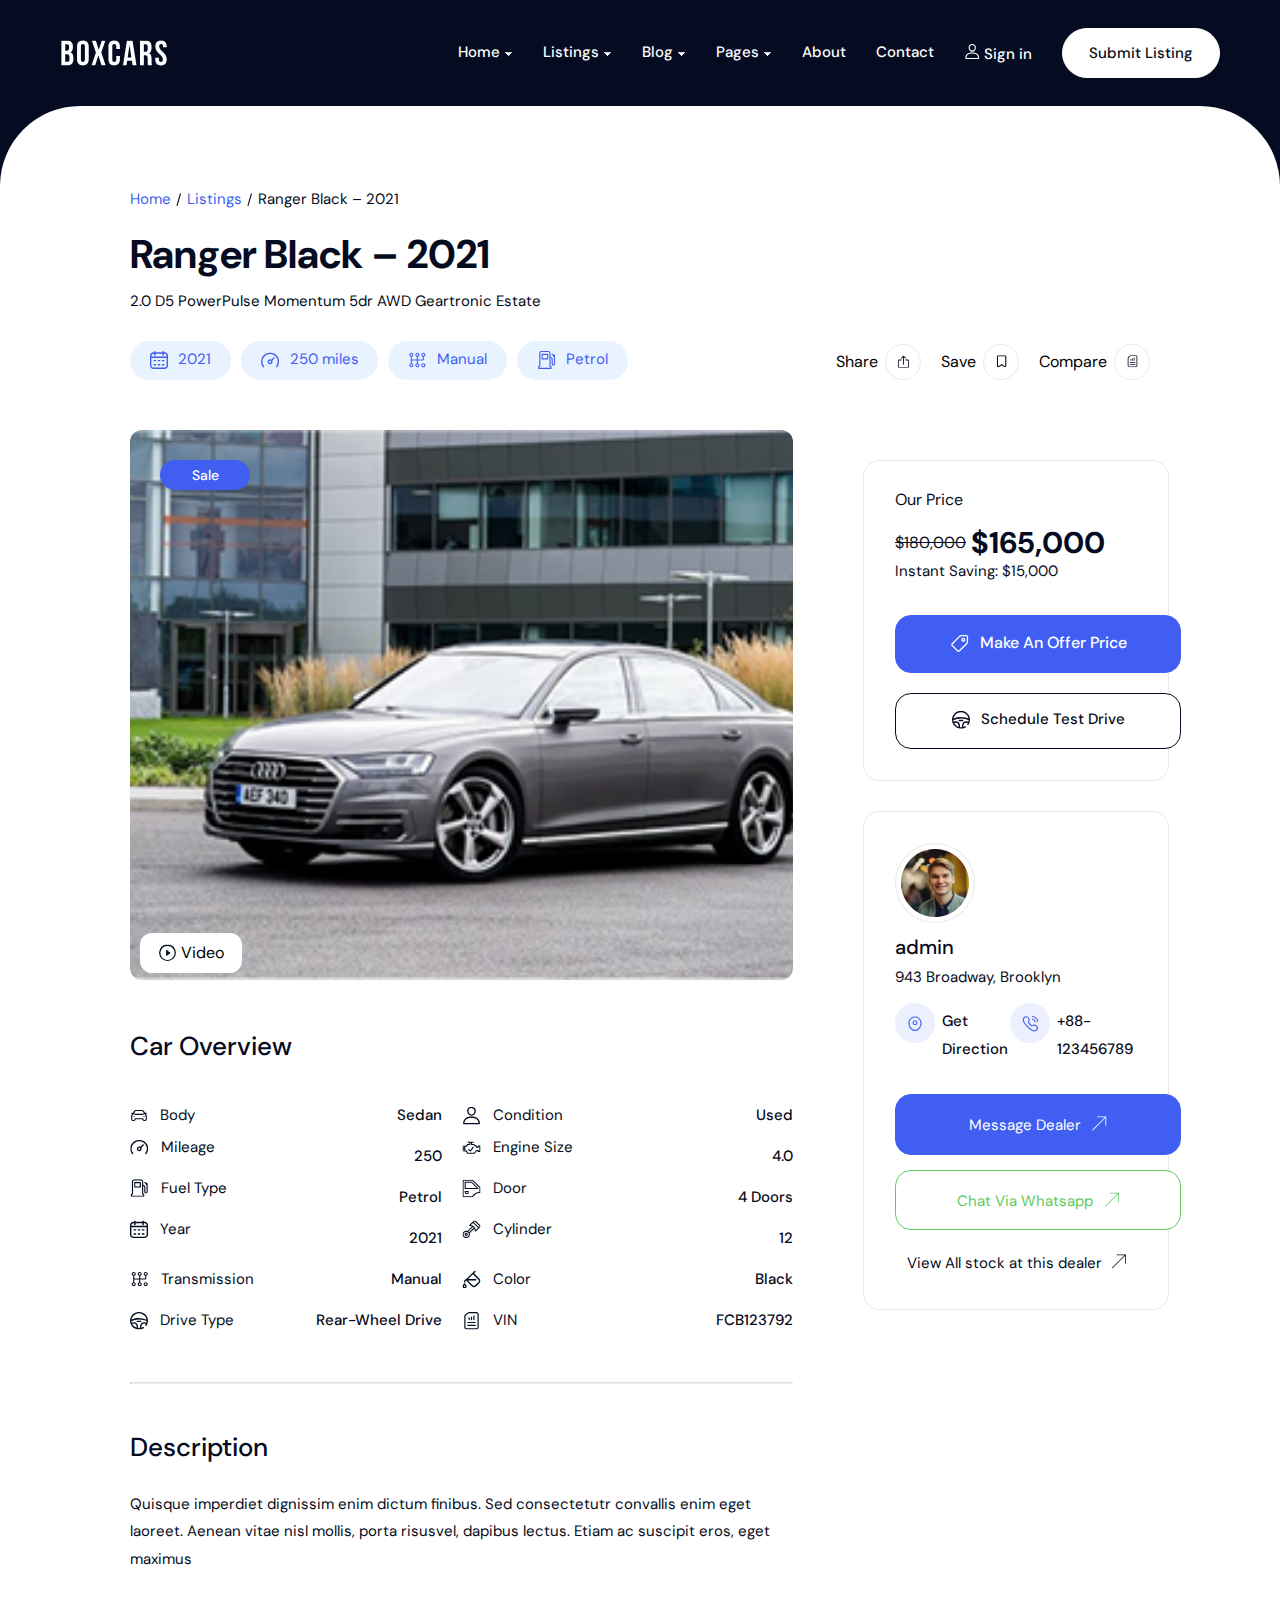
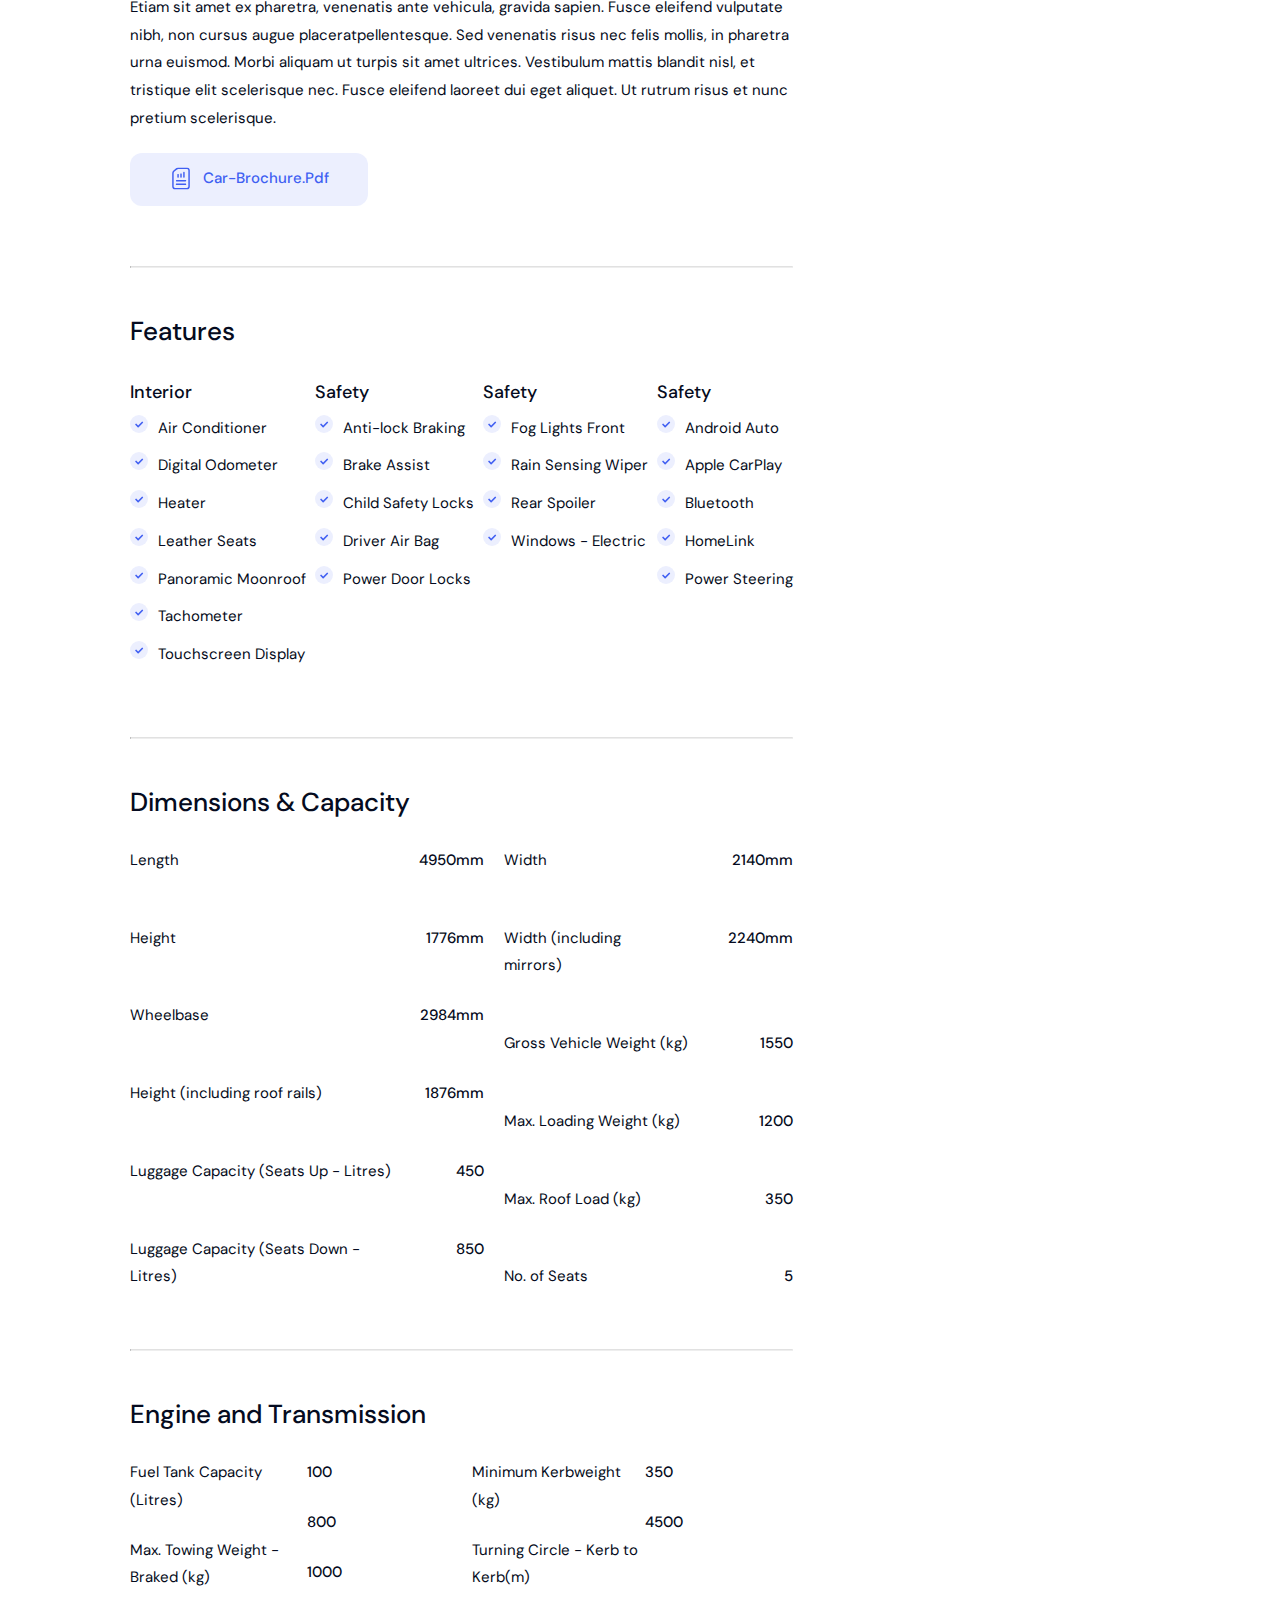
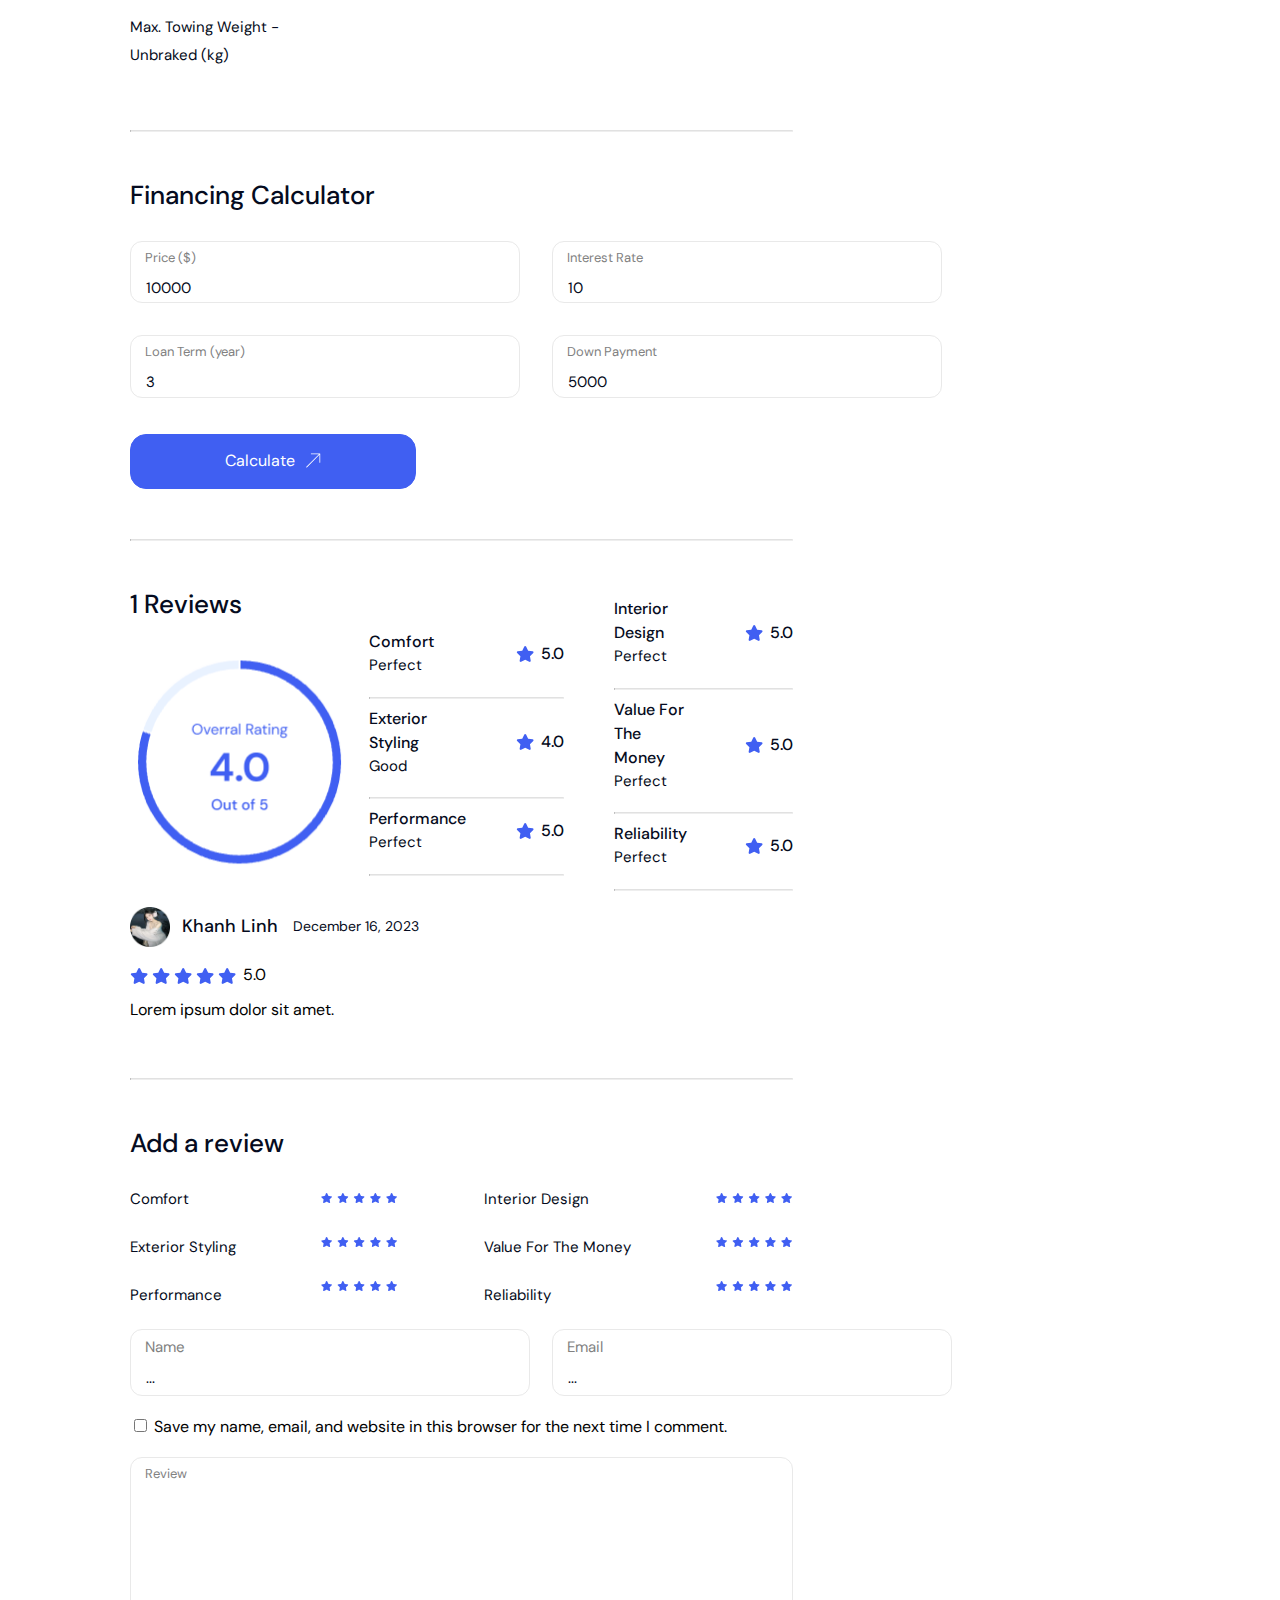
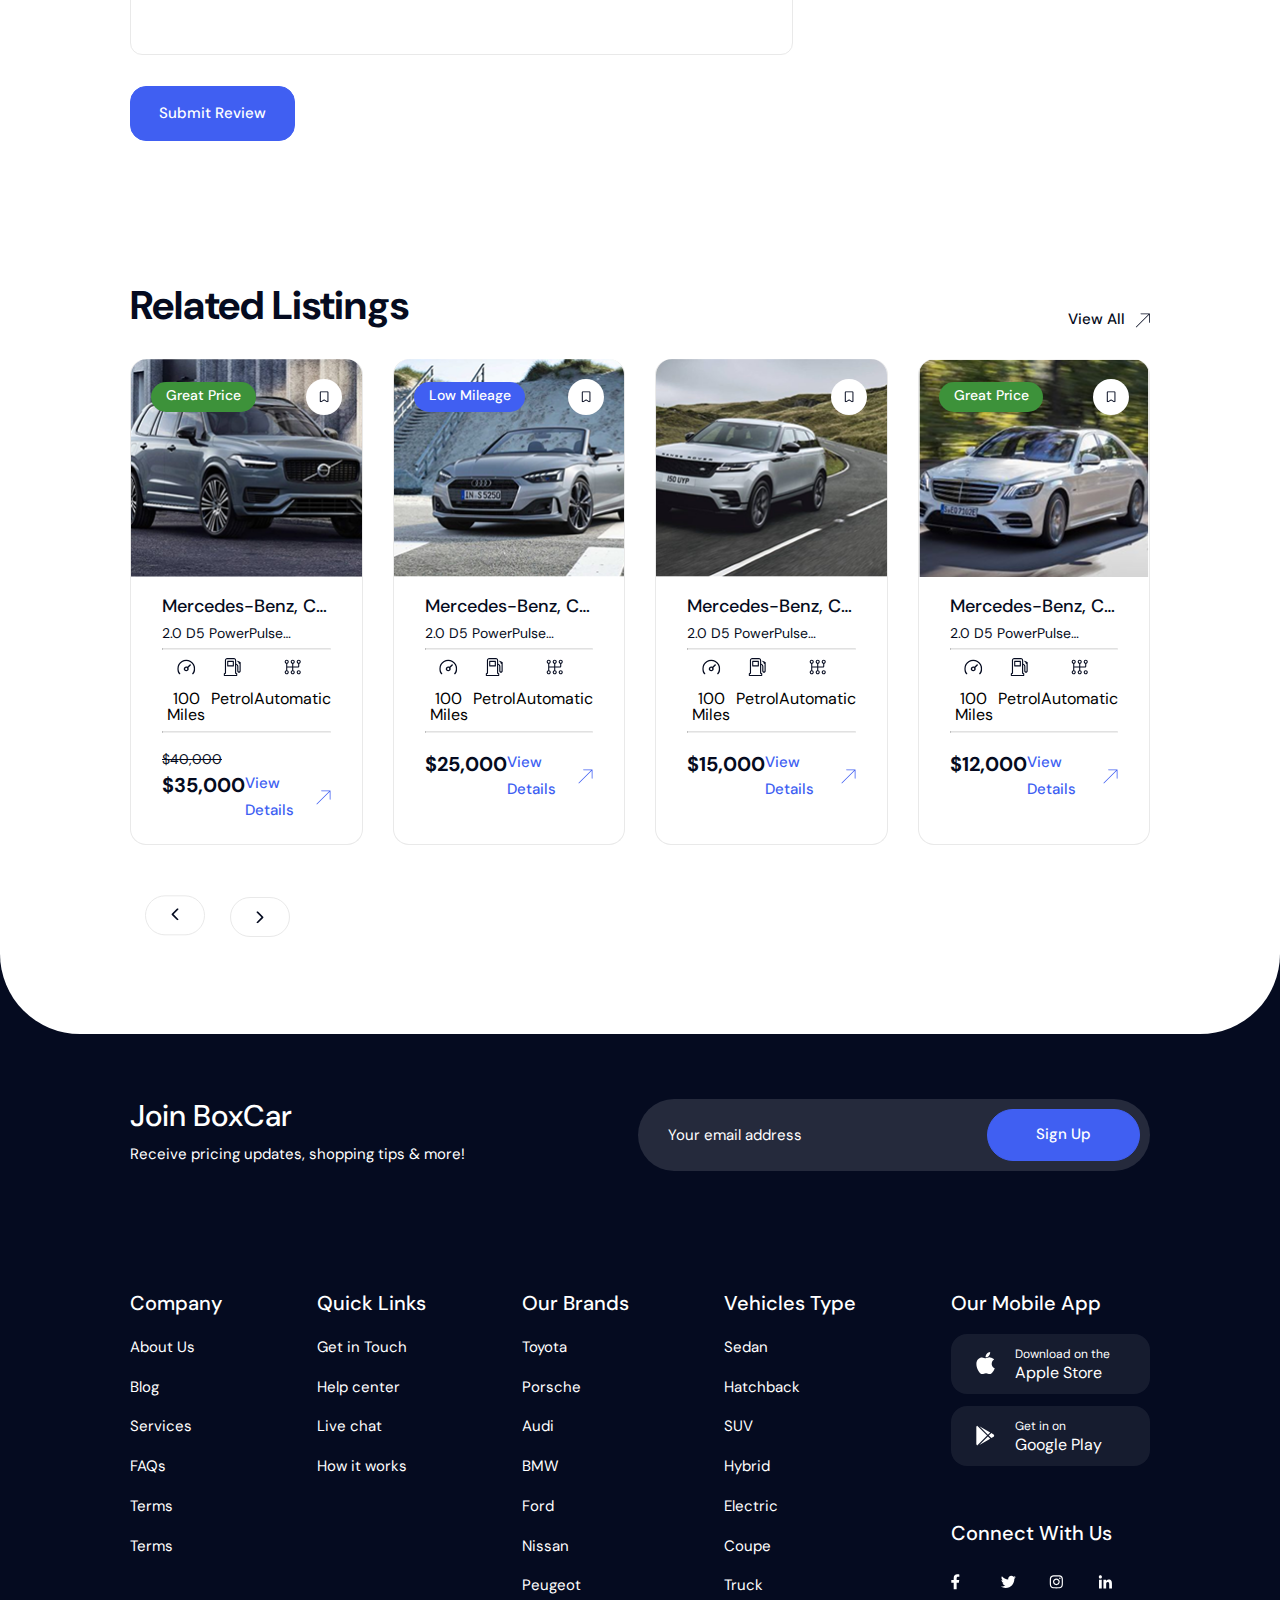
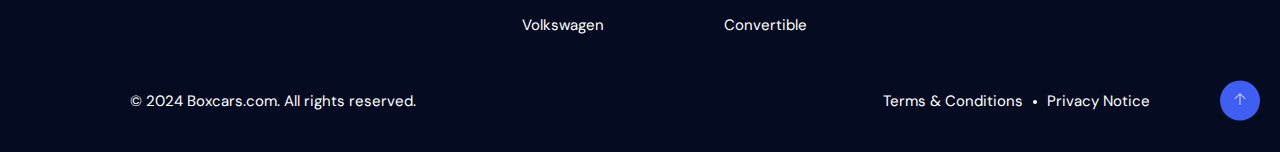
<file: details_v2.html>
<!DOCTYPE html>
<html lang="en">
  <head>
    <meta charset="UTF-8" />
    <meta name="viewport" content="width=device-width, initial-scale=1.0" />
    <!-- reset css -->
    <link rel="stylesheet" href="./assets/css/reset.css" />
    <!-- embed font -->
    <link rel="preconnect" href="https://fonts.googleapis.com" />
    <link rel="preconnect" href="https://fonts.gstatic.com" crossorigin />
    <link
      href="https://fonts.googleapis.com/css2?family=DM+Sans:ital,opsz,wght@0,9..40,100..1000;1,9..40,100..1000&display=swap"
      rel="stylesheet"
    />
    <!-- css -->
     <link rel="stylesheet" href="./assets/css/detail_v2.css">
    <title>details v2</title>
  </head>
  <body style="height: 1000px;">
    <!-- header -->
     <header class="header fixed">
      <div class="main-content">
        <div class="body">
          <!-- logo -->
          <img src="./assets/imgs/logo.svg" alt="box car" class="logo" />
          <!-- nav -->
          <nav class="nav">
            <ul>
              <li>
                <a href="./index.html">Home</a>
                <img src="./assets/imgs/extend.svg" alt="" class="extend">
              </li>
              <li>
                <a href="./list_v1.html">Listings</a>
                <img src="./assets/imgs/extend.svg" alt="" class="extend">
              </li>
              <li>
                <a href="./blog_v1.html">Blog</a>
                <img src="./assets/imgs/extend.svg" alt="" class="extend">
              </li>
              <li>
                <a href="./shop_pages.html">Pages</a>
                <img src="./assets/imgs/extend.svg" alt="" class="extend">
              </li>
              <li>
                <a href="./about.html">About</a>
              </li>
              <li>
                <a href="./contact.html">Contact</a>
              </li>
            </ul>
          </nav>
          <!-- btn sign in -->
           <div class="btn-sign-in">
            <img src="./assets/icons/Icon_person.svg" alt="" class="sign-in">
                <a href="./login.html">Sign in</a>
           </div>
           <!-- btn-action -->
           <div class="action">
            <a href="./login.html" class="btn btn-submit">Submit Listing</a>
           </div>
          </div>
        </div>
      </div>
    </header>
    <!-- main -->
     <main>
        <div class="main-car main-content-2">
            <div class="list-subject">
                <p>Home</p>
                <img src="./assets/icons/cheo.svg" alt="">
                <p>Listings</p>
                <img src="./assets/icons/cheo.svg" alt="">
                <p class="name">Ranger Black – 2021</p>
            </div>
            <div class="info-car">
                <div class="info-car-left">
                    <h1>Ranger Black – 2021</h1>
                    <p class="desc">2.0 D5 PowerPulse Momentum 5dr AWD Geartronic Estate</p>
                    <div class="info-car-more">
                        <div class="time">
                            <img src="./assets/icons/day.svg" alt="">
                            <p>2021</p>
                        </div>
                        <div class="miles">
                            <img src="./assets/icons/miles-1.svg" alt="">
                            <p>250 miles</p>
                        </div>
                        <div class="auto">
                            <img src="./assets/icons/auto-ma-blue.svg" alt="">
                            <p>Manual</p>
                        </div>
                        <div class="petrol">
                            <img src="./assets/icons/petro-1.svg" alt="">
                            <p>Petrol</p>
                        </div>
                    </div>
                </div>
                <div class="info-car-right">
                  <div class="action">
                    <div class="action-1">
                      <p>Share </p>
                      <div class="icon"><img src="./assets/icons/share.svg" alt=""></div>
                    </div>
                    <div class="action-2">
                      <p>Save </p>
                      <div class="icon"><img src="./assets/icons/save.svg" alt=""></div>
                    </div>
                    <div class="action-3">
                      <p>Compare </p>
                      <div class="icon"><img src="./assets/icons/compare.svg" alt=""></div>
                    </div>
                  </div>
                </div>
            </div>
            <div class="main-review">
              <!-- left -->
              <div class="main-review-left">
                <div class="thumb-car">
                    <img src="./assets/imgs/car/car-6.png" alt="">
                    <div class="btn btn-sale">
                        <p>Sale</p>
                    </div>
                    <div class="video">
                        <img src="./assets/icons/play-icon.svg" alt="">
                        <p>Video</p>
                    </div>
                </div>
                <div class="overview">
                  <h1>Car Overview</h1>
                  <div class="orverview-content">
                    <div class="overview-left">
                      <div class="title">
                        <div class="ngang">
                          <div class="group group-1">
                            <img src="./assets/icons/car.svg" alt="" class="icon">
                            <p>Body</p>
                          </div>
                          <p class="detail">Sedan</p>
                        </div>
                        <div class="ngang">
                          <div class="group group-2">
                            <img src="./assets/icons/miles.svg" alt="" class="icon">
                            <p>Mileage</p>
                          </div>
                          <p class="detail">250</p>
                        </div>
                        <div class="ngang">
                          <div class="group group-3">
                            <img src="./assets/icons/petro.svg" alt="" class="icon">
                            <p>Fuel Type</p>
                          </div>
                          <p class="detail">Petrol</p>
                        </div>
                        <div class="ngang">
                          <div class="group group-4">
                            <img src="./assets/icons/day-black.svg" alt="" class="icon">
                            <p>Year</p>
                          </div>
                          <p class="detail">2021</p>
                        </div>
                        <div class="ngang">
                          <div class="group group-5">
                            <img src="./assets/icons/auto-ma.svg" alt="" class="icon">
                            <p>Transmission</p>
                          </div>
                          <p class="detail">Manual</p>
                        </div>
                        <div class="ngang">
                          <div class="group group-6">
                            <img src="./assets/icons/drive-type.svg" alt="" class="icon">
                            <p>Drive Type</p>
                          </div>
                          <p class="detail">Rear-Wheel Drive</p>
                        </div>
                      </div>
                    </div>
                    <div class="overview-right">
                      <div class="title">
                        <div class="ngang">
                          <div class="group group-1">
                            <img src="./assets/icons/person-black.svg" alt="" class="icon">
                            <p>Condition</p>
                          </div>
                          <p class="detail">Used</p>
                        </div>
                        <div class="ngang">
                          <div class="group group-2">
                            <img src="./assets/icons/engine.svg" alt="" class="icon">
                            <p>Engine Size</p>
                          </div>
                          <p class="detail">4.0</p>
                        </div>
                        <div class="ngang">
                          <div class="group group-3">
                            <img src="./assets/icons/door.svg" alt="" class="icon">
                            <p>Door</p>
                          </div>
                          <p class="detail">4 Doors</p>
                        </div>
                        <div class="ngang">
                          <div class="group group-4">
                            <img src="./assets/icons/cylinder.svg" alt="" class="icon">
                            <p>Cylinder</p>
                          </div>
                          <p class="detail">12</p>
                        </div>
                        <div class="ngang">
                          <div class="group group-5">
                            <img src="./assets/icons/color.svg" alt="" class="icon">
                            <p>Color</p>
                          </div>
                          <p class="detail">Black</p>
                        </div>
                        <div class="ngang">
                          <div class="group group-6">
                            <img src="./assets/icons/vin.svg" alt="" class="icon">
                            <p>VIN</p>
                          </div>
                          <p class="detail">FCB123792</p>
                        </div>
                      </div>
                    </div>
                  </div>
                </div>
                <hr>
                <div class="desc">
                  <h1>Description</h1>
                  <p>Quisque imperdiet dignissim enim dictum finibus. Sed consectetutr convallis enim eget laoreet. Aenean vitae nisl mollis, porta risusvel, dapibus lectus. Etiam ac suscipit eros, eget maximus</p>
                  <p>Etiam sit amet ex pharetra, venenatis ante vehicula, gravida sapien. Fusce eleifend vulputate nibh, non cursus augue placeratpellentesque. Sed venenatis risus nec felis mollis, in pharetra urna euismod. Morbi aliquam ut turpis sit amet ultrices. Vestibulum
                      mattis blandit nisl, et tristique elit scelerisque nec. Fusce eleifend laoreet dui eget aliquet. Ut rutrum risus et nunc pretium scelerisque.</p>
                  <div class="bottom-desc">
                    <div class="link link-Brochure">
                      <img src="./assets/icons/document.svg" alt="">
                      <p>Car-Brochure.pdf</p>
                    </div>
                  </div>
                </div>
                <hr>
                <div class="feature">
                  <h1>Features</h1>
                  <div class="feature-group">
                    <!-- nhóm 1 -->
                    <div class="group-1">
                      <h1>Interior</h1>
                      <div class="content">
                        <div class="cover cover-1">
                          <div><img src="./assets/icons/check.svg" alt=""></div>
                          <p> Air Conditioner</p>
                        </div>
                        <div class="cover cover-2">
                          <div><img src="./assets/icons/check.svg" alt=""></div>
                          <p>  Digital Odometer</p>
                        </div>
                        <div class="cover cover-3">
                          <div><img src="./assets/icons/check.svg" alt=""></div>
                          <p>  Heater</p>
                        </div>
                        <div class="cover cover-4">
                          <div><img src="./assets/icons/check.svg" alt=""></div>
                          <p>  Leather Seats</p>
                        </div>
                        <div class="cover cover-5">
                          <div><img src="./assets/icons/check.svg" alt=""></div>
                          <p>Panoramic Moonroof </p>
                        </div>
                        <div class="cover cover-6">
                          <div><img src="./assets/icons/check.svg" alt=""></div>
                          <p>Tachometer</p>
                        </div>
                        <div class="cover cover-7">
                          <div><img src="./assets/icons/check.svg" alt=""></div>
                          <p>Touchscreen Display</p>
                        </div>
                      </div>
                    </div>
                    <!-- nhóm 2 -->
                    <div class="group-2">
                      <h1>Safety</h1>
                      <div class="content">
                        <div class="cover cover-1">
                          <div><img src="./assets/icons/check.svg" alt=""></div>
                          <p> Anti-lock Braking</p>
                        </div>
                        <div class="cover cover-2">
                          <div><img src="./assets/icons/check.svg" alt=""></div>
                          <p> Brake Assist</p>
                        </div>
                        <div class="cover cover-3">
                          <div><img src="./assets/icons/check.svg" alt=""></div>
                          <p> Child Safety Locks</p>
                        </div>
                        <div class="cover cover-4">
                          <div><img src="./assets/icons/check.svg" alt=""></div>
                          <p> Driver Air Bag</p>
                        </div>
                        <div class="cover cover-5">
                          <div><img src="./assets/icons/check.svg" alt=""></div>
                          <p> Power Door Locks</p>
                        </div>
                      </div>
                    </div>
                    <!-- nhóm 3 -->
                    <div class="group-3">
                      <h1>Safety</h1>
                      <div class="content">
                        <div class="cover cover-1">
                          <div><img src="./assets/icons/check.svg" alt=""></div>
                          <p> Fog Lights Front</p>
                        </div>
                        <div class="cover cover-2">
                          <div><img src="./assets/icons/check.svg" alt=""></div>
                          <p>  Rain Sensing Wiper</p>
                        </div>
                        <div class="cover cover-3">
                          <div><img src="./assets/icons/check.svg" alt=""></div>
                          <p>  Rear Spoiler</p>
                        </div>
                        <div class="cover cover-4">
                          <div><img src="./assets/icons/check.svg" alt=""></div>
                          <p>  Windows - Electric</p>
                        </div>
                      </div>
                    </div>
                    <!-- nhóm 4 -->
                    <div class="group-4">
                      <h1>Safety</h1>
                      <div class="content">
                        <div class="cover cover-1">
                          <div><img src="./assets/icons/check.svg" alt=""></div>
                          <p> Android Auto</p>
                        </div>
                        <div class="cover cover-2">
                          <div><img src="./assets/icons/check.svg" alt=""></div>
                          <p> Apple CarPlay</p>
                        </div>
                        <div class="cover cover-3">
                          <div><img src="./assets/icons/check.svg" alt=""></div>
                          <p> Bluetooth</p>
                        </div>
                        <div class="cover cover-4">
                          <div><img src="./assets/icons/check.svg" alt=""></div>
                          <p> HomeLink</p>
                        </div>
                        <div class="cover cover-5">
                          <div><img src="./assets/icons/check.svg" alt=""></div>
                          <p> Power Steering</p>
                        </div>
                      </div>
                    </div>
                  </div>
                </div>
                <hr>
                <div class="dimension">
                  <h1>Dimensions & Capacity</h1>
                  <div class="content-dimension">
                    <div class="dimension-left">
                      <div class="group group-1">
                        <p class="title">Length</p>
                        <p class="detail">4950mm</p>
                      </div>
                      <div class="group group-2">
                        <p class="title">Height</p>
                        <p class="detail">1776mm</p>
                      </div>
                      <div class="group group-3">
                        <p class="title">Wheelbase</p>
                        <p class="detail">2984mm</p>
                      </div>
                      <div class="group group-4">
                        <p class="title">Height (including roof rails)</p>
                        <p class="detail">1876mm</p>
                      </div>
                      <div class="group group-5">
                        <p class="title">Luggage Capacity (Seats Up - Litres)</p>
                        <p class="detail">450</p>
                      </div>
                      <div class="group group-6">
                        <p class="title">Luggage Capacity (Seats Down - Litres)</p>
                        <p class="detail">850</p>
                      </div>
                    </div>
                    <div class="dimension-right">
                      <div class="group group-1">
                        <p class="title">Width</p>
                        <p class="detail">2140mm</p>
                      </div>
                      <div class="group group-2">
                        <p class="title">Width (including mirrors)</p>
                        <p class="detail">2240mm</p>
                      </div>
                      <div class="group group-3">
                        <p class="title">Gross Vehicle Weight (kg)</p>
                        <p class="detail">1550</p>
                      </div>
                      <div class="group group-4">
                        <p class="title">Max. Loading Weight (kg)</p>
                        <p class="detail">1200</p>
                      </div>
                      <div class="group group-5">
                        <p class="title">Max. Roof Load (kg)</p>
                        <p class="detail">350</p>
                      </div>
                      <div class="group group-6">
                        <p class="title">No. of Seats</p>
                        <p class="detail">5</p>
                      </div>
                    </div>
                  </div>
                </div>
                <hr>
                <div class="engine">
                  <h1>Engine and Transmission</h1>
                  <div class="engine-content">
                    <div class="engine-left">
                      <div class="title">
                        <p>Fuel Tank Capacity (Litres)</p>
                        <p>Max. Towing Weight - Braked (kg)</p>
                        <p>Max. Towing Weight - Unbraked (kg)</p>
                      </div>
                      <div class="detail">
                        <p>100</p>
                        <p>800</p>
                        <p>1000</p>
                      </div>
                    </div>
                    <div class="engine-right">
                      <div class="title">
                        <p>Minimum Kerbweight (kg)</p>
                        <p>Turning Circle - Kerb to Kerb(m)</p>
                      </div>
                      <div class="detail">
                        <p>350</p>
                        <p>4500</p>
                      </div>
                    </div>
                  </div>
                </div>
                <hr>
                <div class="calculator">
                  <h1>Financing Calculator</h1>
                  <div class="calculator-content">
                    <div class="calculator-left">
                        <div class="farme top">
                          <h5>
                            Price ($)
                          </h5>
                          <p>10000</p>
                        </div>
                        <div class="farme bottom">
                          <h5>
                            Loan Term (year)
                          </h5>
                          <p>3</p>
                        </div>
                    </div>
                    <div class="calculator-right">
                        <div class="farme top">
                          <h5>
                            Interest Rate
                          </h5>
                          <p>10</p>
                        </div>
                        <div class="farme bottom">
                          <h5>
                            Down Payment
                          </h5>
                          <p>5000</p>
                        </div>
                    </div>
                  </div>
                  <div class="link link-calculator">
                    <p>Calculate </p>
                    <img src="./assets/icons/detail_white.svg" alt="">
                  </div>
                </div>
                <hr>
                <div class="review">
                  <div class="head-review">
                    <h1>1 Reviews</h1>
                    <div class="head-review-content">
                      <img src="./assets/imgs/rate-4.0.png" alt="">
                      <div class="content-group">
                        <div class="group group-1">
                          <div class="item item-1">
                            <div class="left">
                              <h3>Comfort</h3>
                              <p>Perfect</p>
                            </div>
                            <div class="right">
                              <img src="./assets/icons/star.svg" alt="">
                              <div class="number">5.0</div>
                            </div>
                          </div>
                          <hr>
                          <div class="item item-2">
                            <div class="left">
                              <h3>Exterior Styling</h3>
                              <p>Good</p>
                            </div>
                            <div class="right">
                              <img src="./assets/icons/star.svg" alt="">
                              <div class="number">4.0</div>
                            </div>
                          </div>
                          <hr>
                          <div class="item item-3">
                            <div class="left">
                              <h3>Performance</h3>
                              <p>Perfect</p>
                            </div>
                            <div class="right">
                              <img src="./assets/icons/star.svg" alt="">
                              <div class="number">5.0</div>
                            </div>
                          </div>
                          <hr>
                        </div>
                        <div class="group group-2">
                          <div class="item item-1">
                            <div class="left">
                              <h3>Interior Design</h3>
                              <p>Perfect</p>
                            </div>
                            <div class="right">
                              <img src="./assets/icons/star.svg" alt="">
                              <div class="number">5.0</div>
                            </div>
                          </div>
                          <hr>
                          <div class="item item-2">
                            <div class="left">
                              <h3>Value For The Money</h3>
                              <p>Perfect</p>
                            </div>
                            <div class="right">
                              <img src="./assets/icons/star.svg" alt="">
                              <div class="number">5.0</div>
                            </div>
                          </div>
                          <hr>
                          <div class="item item-3">
                            <div class="left">
                              <h3>Reliability</h3>
                              <p>Perfect</p>
                            </div>
                            <div class="right">
                              <img src="./assets/icons/star.svg" alt="">
                              <div class="number">5.0</div>
                            </div>
                          </div>
                          <hr>
                        </div>
                      </div>
                    </div>
                  </div>
                  <div class="content-review">
                    <div class="feed-back">
                      <div class="comment comment-2">
                        <div class="head-comment">
                          <div class="ava"><img src="./assets/imgs/ava/ava-3.png" alt=""></div>
                          <p class="name">Khanh Linh</p>
                          <p class="date">December 16, 2023</p>
                        </div>
                        <div class="rate-comment">
                          <div class="star">
                            <img src="./assets/icons/star.svg" alt="">
                            <img src="./assets/icons/star.svg" alt="">
                            <img src="./assets/icons/star.svg" alt="">
                            <img src="./assets/icons/star.svg" alt="">
                            <img src="./assets/icons/star.svg" alt="">
                          </div>
                          <div class="number">
                            5.0
                          </div>
                        </div>
                        <p class="desc">Lorem ipsum dolor sit amet.</p>
                      </div>
                    </div>
                    <hr>
                    <div class="add-review">
                      <h1>Add a review</h1>
                      <div class="form-add">
                        <div class="rate-star">
                          <div class="title">
                            <p>Comfort</p>
                            <p>Exterior Styling</p>
                            <p>Performance</p>
                          </div>
                          <div class="star">
                            <div class="one">
                              <img src="./assets/icons/star-5.png" alt="">
                            </div>
                            <div class="two">
                              <img src="./assets/icons/star-5.png" alt="">
                            </div>
                            <div class="three">
                              <img src="./assets/icons/star-5.png" alt="">
                            </div>
                          </div>
                          <div class="title">
                            <p>Interior Design</p>
                            <p>Value For The Money</p>
                            <p>Reliability</p>
                          </div>
                          <div class="star">
                            <div class="one">
                              <img src="./assets/icons/star-5.png" alt="">
                            </div>
                            <div class="two">
                              <img src="./assets/icons/star-5.png" alt="">
                            </div>
                            <div class="three">
                              <img src="./assets/icons/star-5.png" alt="">
                            </div>
                          </div>
                        </div>
                        <div class="input">
                          <div class="name">
                            <div class="link-name">
                              <p class="subject">Name</p>
                              <p>...</p>
                            </div>
                          </div>
                          <div class="email">
                            <div class="link-email">
                              <p class="subject">Email</p>
                              <p>...</p>
                            </div>
                          </div>
                        </div>
                        <div class="check">
                          <form action="">
                            <input type="checkbox" name="" id="check-1">
                            <label for="check-1">Save my name, email, and website in this browser for the next time I comment.</label>                    
                          </form>
                        </div>
                        <div class="area">
                          <div class="khung">
                            <p>Review</p>
                          </div>
                        </div>
                        <div class="submit">
                          <p>Submit Review</p>
                        </div>
                      </div>
                    </div>
                  </div>
                </div>
              </div>
              <!-- right -->
              <div class="main-review-right">
                <div class="review-right-content">
                  <div class="purchase">
                    <p class="title">Our Price</p>
                    <div class="price">
                      <p class="old">$180,000</p>
                      <p class="new">$165,000</p>
                    </div>
                    <div class="save">Instant Saving: $15,000</div>
                    <div class="link offer">
                      <img src="./assets/icons/attract.svg" alt="">
                      <p> Make An Offer Price</p>
                    </div>
                    <div class="link test">
                      <img src="./assets/icons/drive-type.svg" alt="">
                      <p> Schedule Test Drive</p>
                    </div>
                  </div>
                  <div class="profile">
                    <div class="ava">
                      <img src="./assets/imgs/ava/ava-1.png" alt="">
                    </div>
                    <h2>admin</h2>
                    <p>943 Broadway, Brooklyn</p>
                    <div class="contact"> 
                      <div class="gps">
                        <div class="thumb"><img src="./assets/icons/gps.svg" alt=""></div>
                        <p>Get Direction</p>
                      </div>
                      <div class="phone">
                        <div class="thumb"><img src="./assets/icons/phone.svg" alt=""></div>
                        <p>+88-123456789</p>
                      </div>
                    </div>
                    <div class="link mes">
                      <p>Message Dealer</p>
                      <img src="./assets/icons/detail_white.svg" alt="">
                    </div>
                    <div class="link chat">
                      <p>Chat Via Whatsapp</p>
                      <img src="./assets/icons/detail-green.svg" alt="">
                    </div>
                    <div class="more">
                      <p>View All stock at this dealer</p>
                      <img src="./assets/icons/detail-black.svg" alt="">
                    </div>
                  </div>
                </div>
              </div>
            </div>
            <div class="related">
              <div class="related-head">
                <h1>Related Listings</h1>
                <div class="view-all">
                  <p>View All </p>
                  <img src="./assets/icons/detail-black.svg" alt="">
                </div>
              </div>
              <div class="related-car">
                <div class="list-car">
                  <!-- car-1 -->
                  <div class="item item-1">
                    <div class="top-item">
                      <img src="./assets/imgs/car/car-7.png" alt="" class="pic-car">
                      <div class="like">
                        <div class="btn btn-great">
                          <p>Great Price</p>
                        </div>
                        <div class="save">
                          <img src="./assets/icons/save.svg" alt="">
                        </div>
                      </div>
                    </div>
                    <div class="bottom-item">
                      <p class="name line-clamp">Mercedes-Benz, C Class</p>
                      <p class="desc line-clamp">2.0 D5 PowerPulse Momentum 5dr AW…Geartronic Estate</p>
                      <hr>
                      <div class="feature-car">
                        <div class="feature miles">
                          <img src="./assets/icons/miles.svg" alt="">
                          <p>100 Miles</p>
                        </div>
                        <div class="feature petrol">
                          <img src="./assets/icons/petro.svg" alt="">
                          <p>Petrol</p>
                        </div>
                        <div class="feature auto">
                          <img src="./assets/icons/auto-ma.svg" alt="">
                          <p>Automatic</p>
                        </div>
                      </div>
                      <hr>
                      <div class="price">
                        <span>$40,000</span>
                        <div class="price-live">
                          <p class="cost">$35,000</p> 
                          <div class="view-detail">
                            <p>View Details</p>
                            <img src="./assets/imgs/detail.svg" alt="">
                          </div>
                        </div>                      
                      </div>
                    </div>
                  </div>
                  <!-- car-2 -->
                   <div class="item item-2">
                    <div class="top-item">
                      <img src="./assets/imgs/car/car-8.png" alt="" class="pic-car">
                      <div class="like">
                        <div class="btn btn-great low-mileage">
                          <p>Low Mileage</p>
                        </div>
                        <div class="save">
                          <img src="./assets/icons/save.svg" alt="">
                        </div>
                      </div>
                    </div>
                    <div class="bottom-item">
                      <p class="name line-clamp">Mercedes-Benz, C Class</p>
                      <p class="desc line-clamp">2.0 D5 PowerPulse Momentum 5dr AW…Geartronic Estate</p>
                      <hr>
                      <div class="feature-car">
                        <div class="feature miles">
                          <img src="./assets/icons/miles.svg" alt="">
                          <p>100 Miles</p>
                        </div>
                        <div class="feature petrol">
                          <img src="./assets/icons/petro.svg" alt="">
                          <p>Petrol</p>
                        </div>
                        <div class="feature auto">
                          <img src="./assets/icons/auto-ma.svg" alt="">
                          <p>Automatic</p>
                        </div>
                      </div>
                      <hr>
                      <div class="price">
                        <div class="price-live">
                          <p class="cost">$25,000</p> 
                          <div class="view-detail">
                            <p>View Details</p>
                            <img src="./assets/imgs/detail.svg" alt="">
                          </div>
                        </div>                      
                      </div>
                    </div>
                  </div>
                  <!-- car-3 -->
                   <div class="item item-3">
                    <div class="top-item">
                      <img src="./assets/imgs/car/car-9.png" alt="" class="pic-car">
                      <div class="like">
                        <div class="save">
                          <img src="./assets/icons/save.svg" alt="">
                        </div>
                      </div>
                    </div>
                    <div class="bottom-item">
                      <p class="name line-clamp">Mercedes-Benz, C Class</p>
                      <p class="desc line-clamp">2.0 D5 PowerPulse Momentum 5dr AW…Geartronic Estate</p>
                      <hr>
                      <div class="feature-car">
                        <div class="feature miles">
                          <img src="./assets/icons/miles.svg" alt="">
                          <p>100 Miles</p>
                        </div>
                        <div class="feature petrol">
                          <img src="./assets/icons/petro.svg" alt="">
                          <p>Petrol</p>
                        </div>
                        <div class="feature auto">
                          <img src="./assets/icons/auto-ma.svg" alt="">
                          <p>Automatic</p>
                        </div>
                      </div>
                      <hr>
                      <div class="price">
                        <div class="price-live">
                          <p class="cost">$15,000</p> 
                          <div class="view-detail">
                            <p>View Details</p>
                            <img src="./assets/imgs/detail.svg" alt="">
                          </div>
                        </div>                      
                      </div>
                    </div>
                  </div>
                  <!-- car-4 -->
                   <div class="item item-4">
                    <div class="top-item">
                      <img src="./assets/imgs/car/car-12.png" alt="" class="pic-car">
                      <div class="like">
                        <div class="btn btn-great">
                          <p>Great Price</p>
                        </div>
                        <div class="save">
                          <img src="./assets/icons/save.svg" alt="">
                        </div>
                      </div>
                    </div>
                    <div class="bottom-item">
                      <p class="name line-clamp">Mercedes-Benz, C Class</p>
                      <p class="desc line-clamp">2.0 D5 PowerPulse Momentum 5dr AW…Geartronic Estate</p>
                      <hr>
                      <div class="feature-car">
                        <div class="feature miles">
                          <img src="./assets/icons/miles.svg" alt="">
                          <p>100 Miles</p>
                        </div>
                        <div class="feature petrol">
                          <img src="./assets/icons/petro.svg" alt="">
                          <p>Petrol</p>
                        </div>
                        <div class="feature auto">
                          <img src="./assets/icons/auto-ma.svg" alt="">
                          <p>Automatic</p>
                        </div>
                      </div>
                      <hr>
                      <div class="price">
                        <div class="price-live">
                          <p class="cost">$12,000</p> 
                          <div class="view-detail">
                            <p>View Details</p>
                            <img src="./assets/imgs/detail.svg" alt="">
                          </div>
                        </div>                      
                      </div>
                    </div>
                  </div>
                </div>
              </div>
              <div class="action">
                <div class="pre">
                  <img src="./assets/icons/pre.svg" alt="">
                </div>
                <div class="next">
                  <img src="./assets/icons/next-1.svg" alt="">
                </div>
              </div>
            </div>
        </div>
     </main>
     <!-- footer -->
      <footer class="main-content-2">
      <!-- top -->
      <div class="join">
        <div class="join-left">
          <h1>Join BoxCar</h1>
          <p class="desc">Receive pricing updates, shopping tips & more!</p>
        </div>
        <div class="join-right">
          <p class="hold">Your email address</p>
          <div class="btn btn-sign-up">Sign Up</div>
        </div>
      </div>
      <!-- mid -->
       <div class="info">
        <div class="info-content">
          <div class="list list-company">
            <h3>Company</h3>
            <p>About Us</p>
            <p>Blog</p>
            <p>Services</p>
            <p>FAQs</p>
            <p>Terms</p>
            <p>Terms</p>
          </div>
          <div class="list list-quick">
            <h3>Quick Links</h3>
            <p>Get in Touch</p>
            <p>Help center</p>
            <p>Live chat</p>
            <p>How it works</p>
          </div>
          <div class="list list-brand">
            <h3>Our Brands</h3>
            <p>Toyota</p>
            <p>Porsche</p>
            <p>Audi</p>
            <p>BMW</p>
            <p>Ford</p>
            <p>Nissan</p>
            <p>Peugeot</p>
            <p>Volkswagen</p>
          </div>
          <div class="list list-vehicles">
            <h3>Vehicles Type</h3>
            <p>Sedan</p>
            <p>Hatchback</p>
            <p>SUV</p>
            <p>Hybrid</p>
            <p>Electric</p>
            <p>Coupe</p>
            <p>Truck</p>
            <p>Convertible</p>
          </div>
          <div class="list-app-on-mobile list-our">
            <h3>Our Mobile App</h3>
            <div class="app-store">
              <a href="#!"><img src="./assets/icons/apple.svg" alt="Apple Store"></a>
              <div class="guide">
                <h5>Download on the</h5>
                <p class="name">Apple Store</p>
              </div>
            </div>
            <div class="google-play">
              <a href="#!"><img src="./assets/icons/gg-play.svg" alt="Google Play"></a>
              <div class="guide">
                <h5>Get in on</h5>
                <p class="name">Google Play</p>
              </div>
            </div>
            <h3>Connect With Us</h3>
            <div class="list-more">
              <div class="mxh">
                <a href="#!"><img src="./assets/icons/fb.svg" alt=""></a>
              </div>
              <div class="mxh">
                <a href="#!"><img src="./assets/icons/twicter.svg" alt=""></a>
              </div>
              <div class="mxh">
                <a href="#!"><img src="./assets/icons/ig.svg" alt=""></a>
              </div>
              <div class="mxh">
                <a href="#!"><img src="./assets/icons/linked.svg" alt=""></a>
              </div>
            </div>
          </div>
        </div>
       </div>
       <!-- bottom -->
        <div class="cre">
          <div class="cre-left">
            <p>© 2024 Boxcars.com. All rights reserved.</p>
          </div>
          <div class="cre-right">
            <p>Terms & Conditions</p>
            <img src="./assets/icons/point.svg" alt="">
            <p>Privacy Notice</p>
          </div>
          <div class="attract">
          <img src="./assets/icons/up.svg" alt="">
        </div>
        </div>
     </footer>
  </body>
</html>
</file>
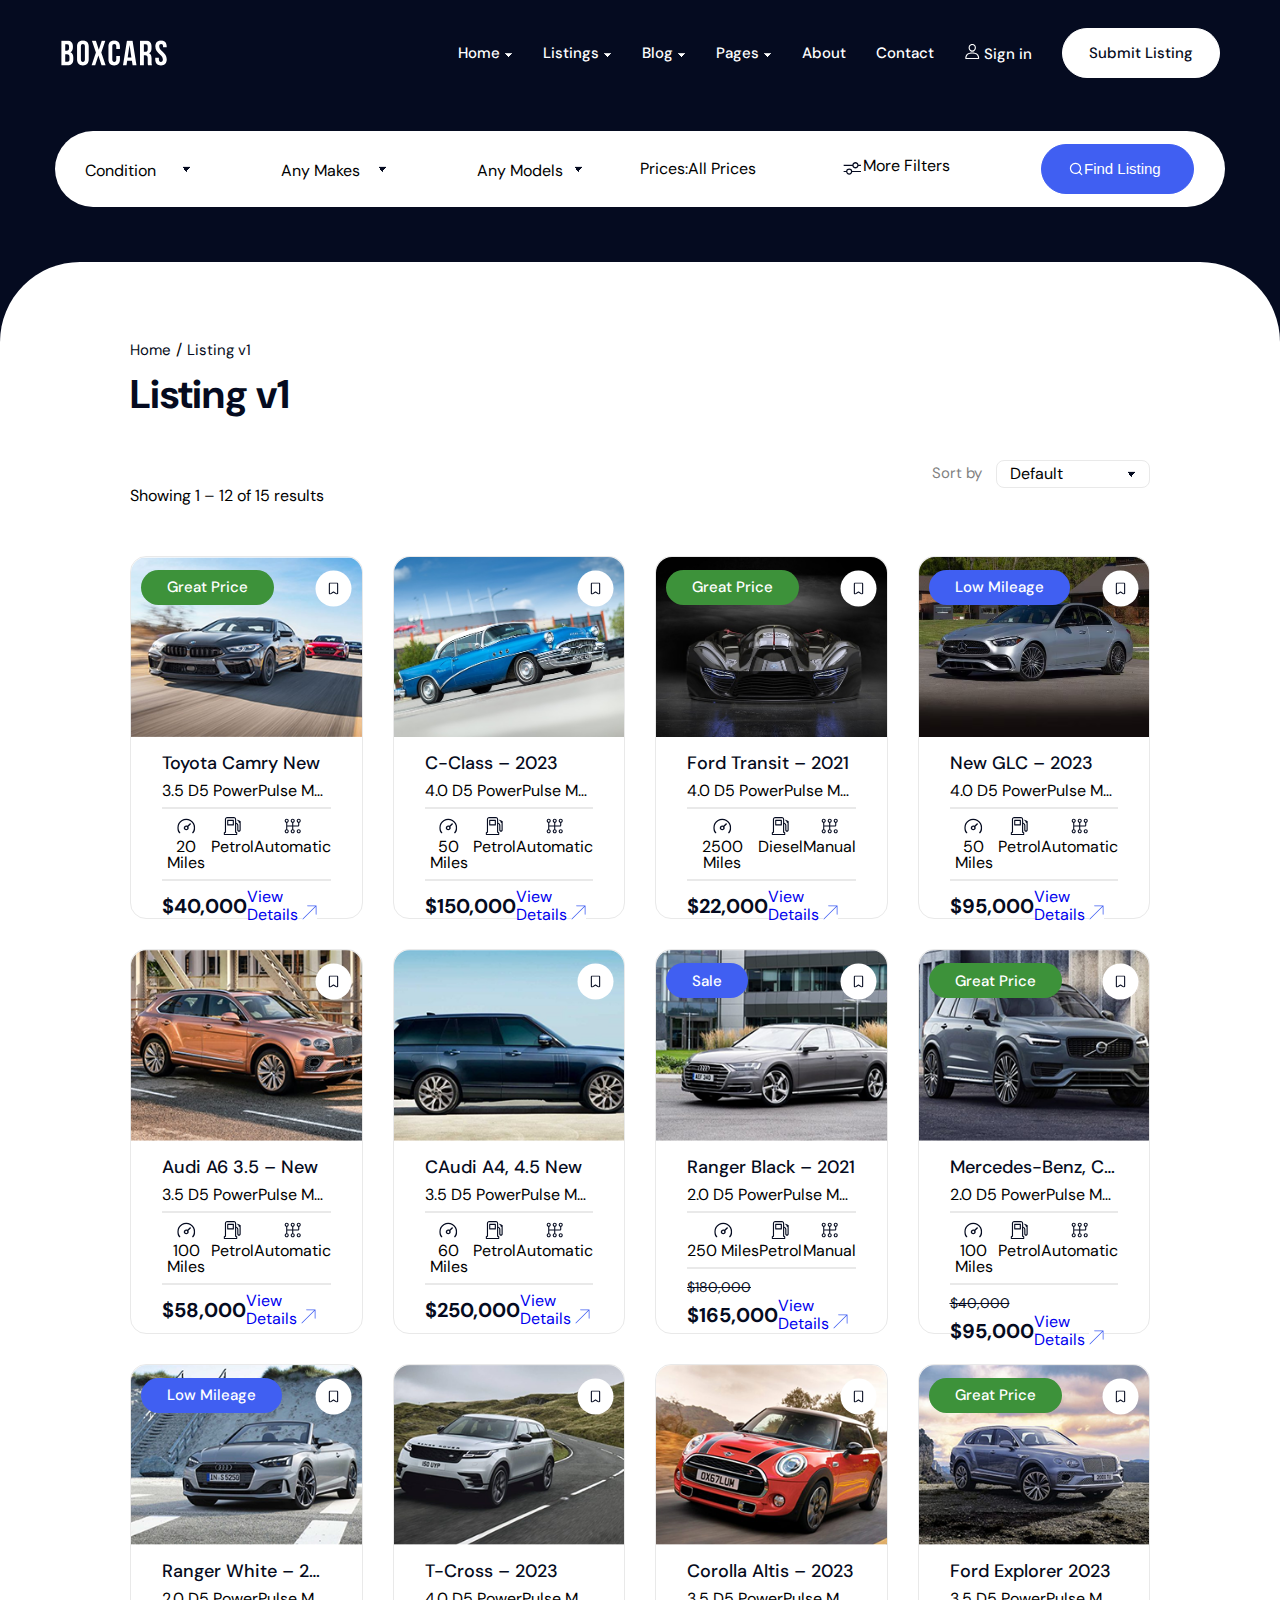
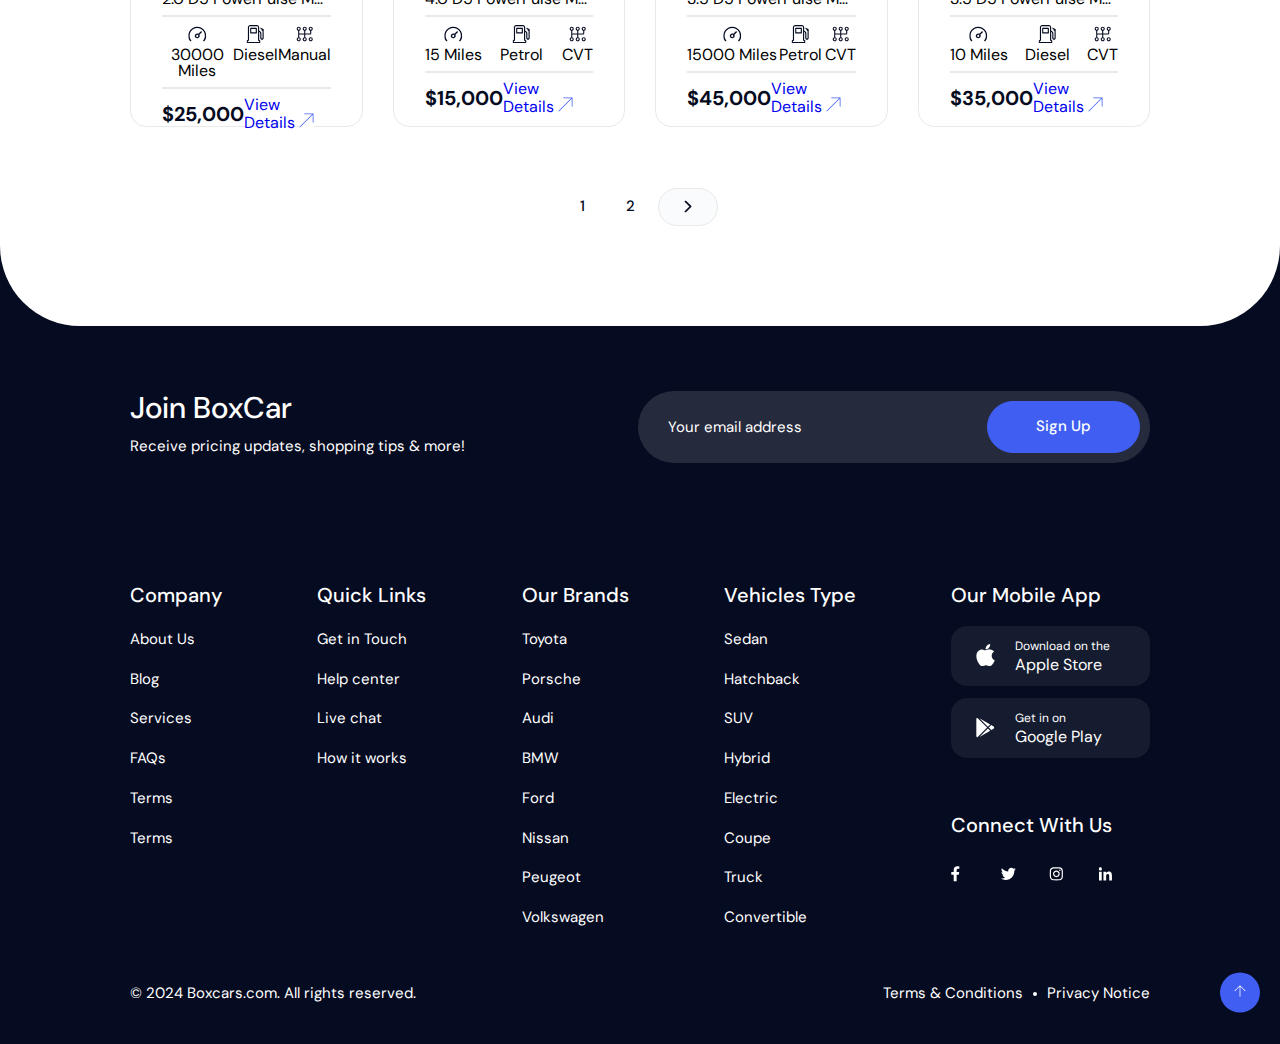
<file: list_v1.html>
<!DOCTYPE html>
<html lang="en">
  <head>
    <meta charset="UTF-8" />
    <meta name="viewport" content="width=device-width, initial-scale=1.0" />
    <!-- reset css -->
    <link rel="stylesheet" href="./assets/css/reset.css" />
    <!-- embed font -->
    <link rel="preconnect" href="https://fonts.googleapis.com" />
    <link rel="preconnect" href="https://fonts.gstatic.com" crossorigin />
    <link
      href="https://fonts.googleapis.com/css2?family=DM+Sans:ital,opsz,wght@0,9..40,100..1000;1,9..40,100..1000&display=swap"
      rel="stylesheet"
    />
    <!-- style css -->
    <link rel="stylesheet" href="./assets/css/list_v1.css" />
    <title>list-v1</title>
  </head>
  <body style="height: 1000px;">
    <!-- header -->
    <header class="header fixed">
      <div class="main-content">
        <div class="body">
          <!-- logo -->
          <img src="./assets/imgs/logo.svg" alt="box car" class="logo" />
          <!-- nav -->
          <nav class="nav">
            <ul>
              <li>
                <a href="./index.html">Home</a>
                <img src="./assets/imgs/extend.svg" alt="" class="extend">
              </li>
              <li>
                <a href="./list_v1.html">Listings</a>
                <img src="./assets/imgs/extend.svg" alt="" class="extend">
              </li>
              <li>
                <a href="./blog_v1.html">Blog</a>
                <img src="./assets/imgs/extend.svg" alt="" class="extend">
              </li>
              <li>
                <a href="./shop_pages.html">Pages</a>
                <img src="./assets/imgs/extend.svg" alt="" class="extend">
              </li>
              <li>
                <a href="./about.html">About</a>
              </li>
              <li>
                <a href="./contact.html">Contact</a>
              </li>
            </ul>
          </nav>
          <!-- btn sign in -->
           <div class="btn-sign-in">
            <img src="./assets/icons/Icon_person.svg" alt="" class="sign-in">
                <a href="./login.html">Sign in</a>
           </div>
           <!-- btn-action -->
           <div class="action">
            <a href="./login.html" class="btn btn-submit">Submit Listing</a>
           </div>
          </div>
        </div>
      </div>
    </header>
    <!-- main -->
     <main>
      <!-- listening filter -->
      <section class="list-filter">
        <div class="list-select">
          <div class="list-select-left">
            <div class="item item1">
              <p class="title">
                Condition
              </p>
              <img src="./assets/imgs/more.svg" alt="" class="pic-more">
            </div>
            <div class="item item2">
              <p class="title">
                Any Makes
              </p>
              <img src="./assets/imgs/more.svg" alt="" class="pic-more">
            </div>
            <div class="item item3">
              <p class="title">
                Any Models
              </p>
              <img src="./assets/imgs/more.svg" alt="" class="pic-more">
            </div>
          </div>
          <div class="list-select-right">
            <div class="price">
              <p>Prices:</p>
              <p>All Prices</p>
            </div>
            <div class="more">
              <img src="./assets/imgs/filter.svg" alt="">
              <p>More Filters</p>
            </div>
            <button>
              <div class="btn btn-find">
                <img src="./assets/icons/found.svg" alt="" class="pic-find">
                <p>Find Listing</p>
              </div>
            </button>
          </div>
        </div>
      </section>
      <!-- listening results -->
      <section class="list-results">
        <div class="main-content-2">
          <div class="choose">
            <a href="">Home</a>
            <span>/</span>
            <a href="#!">Listing v1</a>
          </div>
          <h1>Listing v1</h1>
          <div class="sort">
            <p class="title">Sort by</p>
            <div class="sort-choose">
              <p>Default</p>
              <img src="./assets/imgs/more.svg" alt="">
            </div>
          </div>
          <p class="desc">Showing 1 – 12 of 15 results</p>
          <div class="list-car">
            <!-- hàng xe thứ nhất -->
            <div class="row-list-car-1">
              <!-- xe 1 -->
              <div class="item item1">
                <!-- item top -->
                <div class="item-top">
                  <a href="./details_v1.html"><img src="./assets/imgs/car/toyota-camry-new.png" alt="toyota-camry-new" class="car-img"></a>
                  <div class="evaluate">
                    <div class="btn btn-evaluate">
                      Great Price
                    </div>
                    <div class="favourite">
                      <img src="./assets/icons/favorite.svg" alt="favorite">
                    </div>
                  </div>
                </div>
                <div class="item-bottom">
                  <a href="./details_v1.html"><p class="car-name line-clamp break-all">
                    Toyota Camry New
                  </p></a>
                  <p class="detail-car line-clamp break-all">3.5 D5 PowerPulse Momentum 5dr AW…Geartronic Estate</p>
                  <hr>
                  <div class="feature">
                    <div class="feature-top">
                      <div class=" feature-1">
                        <img src="./assets/icons/miles.svg" alt="miles">
                        <p>20 Miles</p>
                      </div>
                      <div class="feature-2">
                        <img src="./assets/icons/petro.svg" alt="petro">
                        <p>Petrol</p>
                      </div>
                      <div class="feature-3">
                        <img src="./assets/icons/auto-ma.svg" alt="auto-ma">
                        <p>Automatic</p>
                      </div>
                    </div>
                    <hr>
                    <div class="footer-item">
                      <p class="price">$40,000</p>
                      <div class="detail">
                        <a href="./details_v1.html">View Details</a>
                        <img src="./assets/imgs/detail.svg" alt="">
                      </div>
                    </div>
                  </div>
                </div>
              </div>
              <!-- xe 2 -->
               <div class="item item2">
                <!-- item top -->
                <div class="item-top">
                  <a href="#!"><img src="./assets/imgs/car/car-4.jpg" alt="C-Class – 2023" class="car-img"></a>
                  <div class="evaluate">
                    <div class="favourite">
                      <img src="./assets/icons/favorite.svg" alt="favorite">
                    </div>
                  </div>
                </div>
                <div class="item-bottom">
                  <a href="#!"><p class="car-name line-clamp break-all">
                    C-Class – 2023
                  </p></a>
                  <p class="detail-car line-clamp break-all">4.0 D5 PowerPulse Momentum 5dr AW…Geartronic Estate</p>
                  <hr>
                  <div class="feature">
                    <div class="feature-top">
                      <div class=" feature-1">
                        <img src="./assets/icons/miles.svg" alt="miles">
                        <p>50 Miles</p>
                      </div>
                      <div class="feature-2">
                        <img src="./assets/icons/petro.svg" alt="petro">
                        <p>Petrol</p>
                      </div>
                      <div class="feature-3">
                        <img src="./assets/icons/auto-ma.svg" alt="auto-ma">
                        <p>Automatic</p>
                      </div>
                    </div>
                    <hr>
                    <div class="footer-item">
                      <p class="price">$150,000</p>
                      <div class="detail">
                        <a href="#!">View Details</a>
                        <img src="./assets/imgs/detail.svg" alt="">
                      </div>
                    </div>
                  </div>
                </div>
              </div>
              <!-- xe 3 -->
               <div class="item item3">
                <!-- item top -->
                <div class="item-top">
                  <a href="#!"><img src="./assets/imgs/car/car-3.jpg" alt="Ford Transit – 2021" class="car-img"></a>
                  <div class="evaluate">
                    <div class="btn btn-evaluate">
                      Great Price
                    </div>
                    <div class="favourite">
                      <img src="./assets/icons/favorite.svg" alt="favorite">
                    </div>
                  </div>
                </div>
                <div class="item-bottom">
                  <a href="#!"><p class="car-name line-clamp break-all">
                    Ford Transit – 2021
                  </p></a>
                  <p class="detail-car line-clamp break-all">4.0 D5 PowerPulse Momentum 5dr AW…Geartronic Estate</p>
                  <hr>
                  <div class="feature">
                    <div class="feature-top">
                      <div class=" feature-1">
                        <img src="./assets/icons/miles.svg" alt="miles">
                        <p>2500 Miles</p>
                      </div>
                      <div class="feature-2">
                        <img src="./assets/icons/petro.svg" alt="petro">
                        <p>Diesel</p>
                      </div>
                      <div class="feature-3">
                        <img src="./assets/icons/auto-ma.svg" alt="auto-ma">
                        <p>Manual</p>
                      </div>
                    </div>
                    <hr>
                    <div class="footer-item">
                      <p class="price">$22,000</p>
                      <div class="detail">
                        <a href="#!">View Details</a>
                        <img src="./assets/imgs/detail.svg" alt="">
                      </div>
                    </div>
                  </div>
                </div>
              </div>
              <!-- xe 4 -->
               <div class="item item4">
                <!-- item top -->
                <div class="item-top">
                  <a href="#!"><img src="./assets/imgs/car/car-2.avif" alt="New GLC – 2023" class="car-img"></a>
                  <div class="evaluate">
                    <div class="btn btn-evaluate low-mileage">
                      Low Mileage
                    </div>
                    <div class="favourite">
                      <img src="./assets/icons/favorite.svg" alt="favorite">
                    </div>
                  </div>
                </div>
                <div class="item-bottom">
                  <a href="#!"><p class="car-name line-clamp break-all">
                    New GLC – 2023
                  </p></a>
                  <p class="detail-car line-clamp break-all">4.0 D5 PowerPulse Momentum 5dr AW…Geartronic Estate</p>
                  <hr>
                  <div class="feature">
                    <div class="feature-top">
                      <div class=" feature-1">
                        <img src="./assets/icons/miles.svg" alt="miles">
                        <p>50 Miles</p>
                      </div>
                      <div class="feature-2">
                        <img src="./assets/icons/petro.svg" alt="petro">
                        <p>Petrol</p>
                      </div>
                      <div class="feature-3">
                        <img src="./assets/icons/auto-ma.svg" alt="auto-ma">
                        <p>Automatic</p>
                      </div>
                    </div>
                    <hr>
                    <div class="footer-item">
                      <p class="price">$95,000</p>
                      <div class="detail">
                        <a href="#!">View Details</a>
                        <img src="./assets/imgs/detail.svg" alt="">
                      </div>
                    </div>
                  </div>
                </div>
              </div>
            </div>
            <!-- hàng xe thứ hai -->
             <div class="row-list-car-1 hang-sau">
              <!-- xe 1 -->
              <div class="item item1">
                <!-- item top -->
                <div class="item-top">
                  <a href="#!"><img src="./assets/imgs/car/car-4-2.png" alt="toyota-camry-new" class="car-img"></a>
                  <div class="evaluate">
                    <div class="favourite">
                      <img src="./assets/icons/favorite.svg" alt="favorite">
                    </div>
                  </div>
                </div>
                <div class="item-bottom">
                  <a href="#!"><p class="car-name line-clamp break-all">
                    Audi A6 3.5 – New
                  </p></a>
                  <p class="detail-car line-clamp break-all">3.5 D5 PowerPulse Momentum 5dr AW…Geartronic Estate</p>
                  <hr>
                  <div class="feature">
                    <div class="feature-top">
                      <div class=" feature-1">
                        <img src="./assets/icons/miles.svg" alt="miles">
                        <p>100 Miles</p>
                      </div>
                      <div class="feature-2">
                        <img src="./assets/icons/petro.svg" alt="petro">
                        <p>Petrol</p>
                      </div>
                      <div class="feature-3">
                        <img src="./assets/icons/auto-ma.svg" alt="auto-ma">
                        <p>Automatic</p>
                      </div>
                    </div>
                    <hr>
                    <div class="footer-item">
                      <p class="price">$58,000</p>
                      <div class="detail">
                        <a href="#!">View Details</a>
                        <img src="./assets/imgs/detail.svg" alt="">
                      </div>
                    </div>
                  </div>
                </div>
              </div>
              <!-- xe 2 -->
               <div class="item item2">
                <!-- item top -->
                <div class="item-top">
                  <a href="#!"><img src="./assets/imgs/car/car-5.png" alt="C-Class – 2023" class="car-img"></a>
                  <div class="evaluate">
                    <div class="favourite">
                      <img src="./assets/icons/favorite.svg" alt="favorite">
                    </div>
                  </div>
                </div>
                <div class="item-bottom">
                  <a href="#!"><p class="car-name line-clamp break-all">
                    CAudi A4, 4.5 New
                  </p></a>
                  <p class="detail-car line-clamp break-all">3.5 D5 PowerPulse Momentum 5dr AW…Geartronic Estate</p>
                  <hr>
                  <div class="feature">
                    <div class="feature-top">
                      <div class=" feature-1">
                        <img src="./assets/icons/miles.svg" alt="miles">
                        <p>60 Miles</p>
                      </div>
                      <div class="feature-2">
                        <img src="./assets/icons/petro.svg" alt="petro">
                        <p>Petrol</p>
                      </div>
                      <div class="feature-3">
                        <img src="./assets/icons/auto-ma.svg" alt="auto-ma">
                        <p>Automatic</p>
                      </div>
                    </div>
                    <hr>
                    <div class="footer-item">
                      <p class="price">$250,000</p>
                      <div class="detail">
                        <a href="#!">View Details</a>
                        <img src="./assets/imgs/detail.svg" alt="">
                      </div>
                    </div>
                  </div>
                </div>
              </div>
              <!-- xe 3 -->
               <div class="item item3">
                <!-- item top -->
                <div class="item-top">
                  <a href="#!"><img src="./assets/imgs/car/car-6.png" alt="Ranger Black – 2021" class="car-img"></a>
                  <div class="evaluate">
                    <div class="btn btn-evaluate low-mileage">
                      Sale
                    </div>
                    <div class="favourite">
                      <img src="./assets/icons/favorite.svg" alt="favorite">
                    </div>
                  </div>
                </div>
                <div class="item-bottom">
                  <a href="#!"><p class="car-name line-clamp break-all">
                    Ranger Black – 2021
                  </p></a>
                  <p class="detail-car line-clamp break-all">2.0 D5 PowerPulse Momentum 5dr AW…Geartronic Estate</p>
                  <hr>
                  <div class="feature">
                    <div class="feature-top">
                      <div class=" feature-1">
                        <img src="./assets/icons/miles.svg" alt="miles">
                        <p>250 Miles</p>
                      </div>
                      <div class="feature-2">
                        <img src="./assets/icons/petro.svg" alt="petro">
                        <p>Petrol</p>
                      </div>
                      <div class="feature-3">
                        <img src="./assets/icons/auto-ma.svg" alt="auto-ma">
                        <p>Manual</p>
                      </div>
                    </div>
                    <hr>
                    <span>$180,000</span>
                    <div class="footer-item">
                      <p class="price">$165,000</p>
                      <div class="detail">
                        <a href="#!">View Details</a>
                        <img src="./assets/imgs/detail.svg" alt="">
                      </div>
                    </div>
                  </div>
                </div>
              </div>
              <!-- xe 4 -->
               <div class="item item4">
                <!-- item top -->
                <div class="item-top">
                  <a href="#!"><img src="./assets/imgs/car/car-7.png" alt="Mercedes-Benz, C Class" class="car-img"></a>
                  <div class="evaluate">
                    <div class="btn btn-evaluate">
                      Great Price
                    </div>
                    <div class="favourite">
                      <img src="./assets/icons/favorite.svg" alt="favorite">
                    </div>
                  </div>
                </div>
                <div class="item-bottom">
                  <a href="#!"><p class="car-name line-clamp break-all">
                    Mercedes-Benz, C Class
                  </p></a>
                  <p class="detail-car line-clamp break-all">2.0 D5 PowerPulse Momentum 5dr AW…Geartronic Estate</p>
                  <hr>
                  <div class="feature">
                    <div class="feature-top">
                      <div class=" feature-1">
                        <img src="./assets/icons/miles.svg" alt="miles">
                        <p>100 Miles</p>
                      </div>
                      <div class="feature-2">
                        <img src="./assets/icons/petro.svg" alt="petro">
                        <p>Petrol</p>
                      </div>
                      <div class="feature-3">
                        <img src="./assets/icons/auto-ma.svg" alt="auto-ma">
                        <p>Automatic</p>
                      </div>
                    </div>
                    <hr>
                    <span>$40,000</span>
                    <div class="footer-item">
                      <p class="price">$95,000</p>
                      <div class="detail">
                        <a href="#!">View Details</a>
                        <img src="./assets/imgs/detail.svg" alt="">
                      </div>
                    </div>
                  </div>
                </div>
              </div>
            </div>
            <!-- hàng xe thứ ba -->
             <div class="row-list-car-1 hang-sau">
              <!-- xe 1 -->
              <div class="item item1">
                <!-- item top -->
                <div class="item-top">
                  <a href="#!"><img src="./assets/imgs/car/car-8.png" alt="Ranger White – 2022" class="car-img"></a>
                  <div class="evaluate">
                    <div class="btn btn-evaluate low-mileage">
                      Low Mileage
                    </div>
                    <div class="favourite">
                      <img src="./assets/icons/favorite.svg" alt="favorite">
                    </div>
                  </div>
                </div>
                <div class="item-bottom">
                  <a href="#!"><p class="car-name line-clamp break-all">
                    Ranger White – 2022
                  </p></a>
                  <p class="detail-car line-clamp break-all">2.0 D5 PowerPulse Momentum 5dr AW…Geartronic Estate</p>
                  <hr>
                  <div class="feature">
                    <div class="feature-top">
                      <div class=" feature-1">
                        <img src="./assets/icons/miles.svg" alt="miles">
                        <p>30000 Miles</p>
                      </div>
                      <div class="feature-2">
                        <img src="./assets/icons/petro.svg" alt="petro">
                        <p>Diesel</p>
                      </div>
                      <div class="feature-3">
                        <img src="./assets/icons/auto-ma.svg" alt="auto-ma">
                        <p>Manual</p>
                      </div>
                    </div>
                    <hr>
                    <div class="footer-item">
                      <p class="price">$25,000</p>
                      <div class="detail">
                        <a href="#!">View Details</a>
                        <img src="./assets/imgs/detail.svg" alt="">
                      </div>
                    </div>
                  </div>
                </div>
              </div>
              <!-- xe 2 -->
               <div class="item item2">
                <!-- item top -->
                <div class="item-top">
                  <a href="#!"><img src="./assets/imgs/car/car-9.png" alt="T-Cross – 2023" class="car-img"></a>
                  <div class="evaluate">
                    <div class="favourite">
                      <img src="./assets/icons/favorite.svg" alt="favorite">
                    </div>
                  </div>
                </div>
                <div class="item-bottom">
                  <a href="#!"><p class="car-name line-clamp break-all">
                    T-Cross – 2023
                  </p></a>
                  <p class="detail-car line-clamp break-all">4.0 D5 PowerPulse Momentum 5dr AW…Geartronic Estate</p>
                  <hr>
                  <div class="feature">
                    <div class="feature-top">
                      <div class=" feature-1">
                        <img src="./assets/icons/miles.svg" alt="miles">
                        <p>15 Miles</p>
                      </div>
                      <div class="feature-2">
                        <img src="./assets/icons/petro.svg" alt="petro">
                        <p>Petrol</p>
                      </div>
                      <div class="feature-3">
                        <img src="./assets/icons/auto-ma.svg" alt="auto-ma">
                        <p>CVT</p>
                      </div>
                    </div>
                    <hr>
                    <div class="footer-item">
                      <p class="price">$15,000</p>
                      <div class="detail">
                        <a href="#!">View Details</a>
                        <img src="./assets/imgs/detail.svg" alt="">
                      </div>
                    </div>
                  </div>
                </div>
              </div>
              <!-- xe 3 -->
               <div class="item item3">
                <!-- item top -->
                <div class="item-top">
                  <a href="#!"><img src="./assets/imgs/car/car-10.png" alt="Corolla Altis – 2023" class="car-img"></a>
                  <div class="evaluate">
                    <div class="favourite">
                      <img src="./assets/icons/favorite.svg" alt="favorite">
                    </div>
                  </div>
                </div>
                <div class="item-bottom">
                  <a href="#!"><p class="car-name line-clamp break-all">
                    Corolla Altis – 2023
                  </p></a>
                  <p class="detail-car line-clamp break-all">3.5 D5 PowerPulse Momentum 5dr AW…Geartronic Estate</p>
                  <hr>
                  <div class="feature">
                    <div class="feature-top">
                      <div class=" feature-1">
                        <img src="./assets/icons/miles.svg" alt="miles">
                        <p>15000 Miles</p>
                      </div>
                      <div class="feature-2">
                        <img src="./assets/icons/petro.svg" alt="petro">
                        <p>Petrol</p>
                      </div>
                      <div class="feature-3">
                        <img src="./assets/icons/auto-ma.svg" alt="auto-ma">
                        <p>CVT</p>
                      </div>
                    </div>
                    <hr>
                    <div class="footer-item">
                      <p class="price">$45,000</p>
                      <div class="detail">
                        <a href="#!">View Details</a>
                        <img src="./assets/imgs/detail.svg" alt="">
                      </div>
                    </div>
                  </div>
                </div>
              </div>
              <!-- xe 4 -->
               <div class="item item4">
                <!-- item top -->
                <div class="item-top">
                  <a href="#!"><img src="./assets/imgs/car/car-11.png" alt="Ford Explorer 2023" class="car-img"></a>
                  <div class="evaluate">
                    <div class="btn btn-evaluate">
                      Great Price
                    </div>
                    <div class="favourite">
                      <img src="./assets/icons/favorite.svg" alt="favorite">
                    </div>
                  </div>
                </div>
                <div class="item-bottom">
                  <a href="#!"><p class="car-name line-clamp break-all">
                    Ford Explorer 2023
                  </p></a>
                  <p class="detail-car line-clamp break-all">3.5 D5 PowerPulse Momentum 5dr AW…Geartronic Estate</p>
                  <hr>
                  <div class="feature">
                    <div class="feature-top">
                      <div class=" feature-1">
                        <img src="./assets/icons/miles.svg" alt="miles">
                        <p>10 Miles</p>
                      </div>
                      <div class="feature-2">
                        <img src="./assets/icons/petro.svg" alt="petro">
                        <p>Diesel</p>
                      </div>
                      <div class="feature-3">
                        <img src="./assets/icons/auto-ma.svg" alt="auto-ma">
                        <p>CVT</p>
                      </div>
                    </div>
                    <hr>
                    <div class="footer-item">
                      <p class="price">$35,000</p>
                      <div class="detail">
                        <a href="#!">View Details</a>
                        <img src="./assets/imgs/detail.svg" alt="">
                      </div>
                    </div>
                  </div>
                </div>
              </div>
            </div>
          </div>
          <div class="list-number">
            <div class="number">
              <div class="text">1</div>
              <div class="text">2</div>
            </div>
            <div class="next">
              <img src="./assets/icons/next.svg" alt="next">
            </div>
          </div>
        </div>
      </section>
     </main>
    <!-- footer -->
     <footer class="main-content-2">
      <!-- top -->
      <div class="join">
        <div class="join-left">
          <h1>Join BoxCar</h1>
          <p class="desc">Receive pricing updates, shopping tips & more!</p>
        </div>
        <div class="join-right">
          <p class="hold">Your email address</p>
          <div class="btn btn-sign-up">Sign Up</div>
        </div>
      </div>
      <!-- mid -->
       <div class="info">
        <div class="info-content">
          <div class="list list-company">
            <h3>Company</h3>
            <p>About Us</p>
            <p>Blog</p>
            <p>Services</p>
            <p>FAQs</p>
            <p>Terms</p>
            <p>Terms</p>
          </div>
          <div class="list list-quick">
            <h3>Quick Links</h3>
            <p>Get in Touch</p>
            <p>Help center</p>
            <p>Live chat</p>
            <p>How it works</p>
          </div>
          <div class="list list-brand">
            <h3>Our Brands</h3>
            <p>Toyota</p>
            <p>Porsche</p>
            <p>Audi</p>
            <p>BMW</p>
            <p>Ford</p>
            <p>Nissan</p>
            <p>Peugeot</p>
            <p>Volkswagen</p>
          </div>
          <div class="list list-vehicles">
            <h3>Vehicles Type</h3>
            <p>Sedan</p>
            <p>Hatchback</p>
            <p>SUV</p>
            <p>Hybrid</p>
            <p>Electric</p>
            <p>Coupe</p>
            <p>Truck</p>
            <p>Convertible</p>
          </div>
          <div class="list-app-on-mobile list-our">
            <h3>Our Mobile App</h3>
            <div class="app-store">
              <a href="#!"><img src="./assets/icons/apple.svg" alt="Apple Store"></a>
              <div class="guide">
                <h5>Download on the</h5>
                <p class="name">Apple Store</p>
              </div>
            </div>
            <div class="google-play">
              <a href="#!"><img src="./assets/icons/gg-play.svg" alt="Google Play"></a>
              <div class="guide">
                <h5>Get in on</h5>
                <p class="name">Google Play</p>
              </div>
            </div>
            <h3>Connect With Us</h3>
            <div class="list-more">
              <div class="mxh">
                <a href="#!"><img src="./assets/icons/fb.svg" alt=""></a>
              </div>
              <div class="mxh">
                <a href="#!"><img src="./assets/icons/twicter.svg" alt=""></a>
              </div>
              <div class="mxh">
                <a href="#!"><img src="./assets/icons/ig.svg" alt=""></a>
              </div>
              <div class="mxh">
                <a href="#!"><img src="./assets/icons/linked.svg" alt=""></a>
              </div>
            </div>
          </div>
        </div>
       </div>
       <!-- bottom -->
        <div class="cre">
          <div class="cre-left">
            <p>© 2024 Boxcars.com. All rights reserved.</p>
          </div>
          <div class="cre-right">
            <p>Terms & Conditions</p>
            <img src="./assets/icons/point.svg" alt="">
            <p>Privacy Notice</p>
          </div>
          <div class="attract">
          <img src="./assets/icons/up.svg" alt="">
        </div>
        </div>
     </footer>
  </body>
</html>
</file>
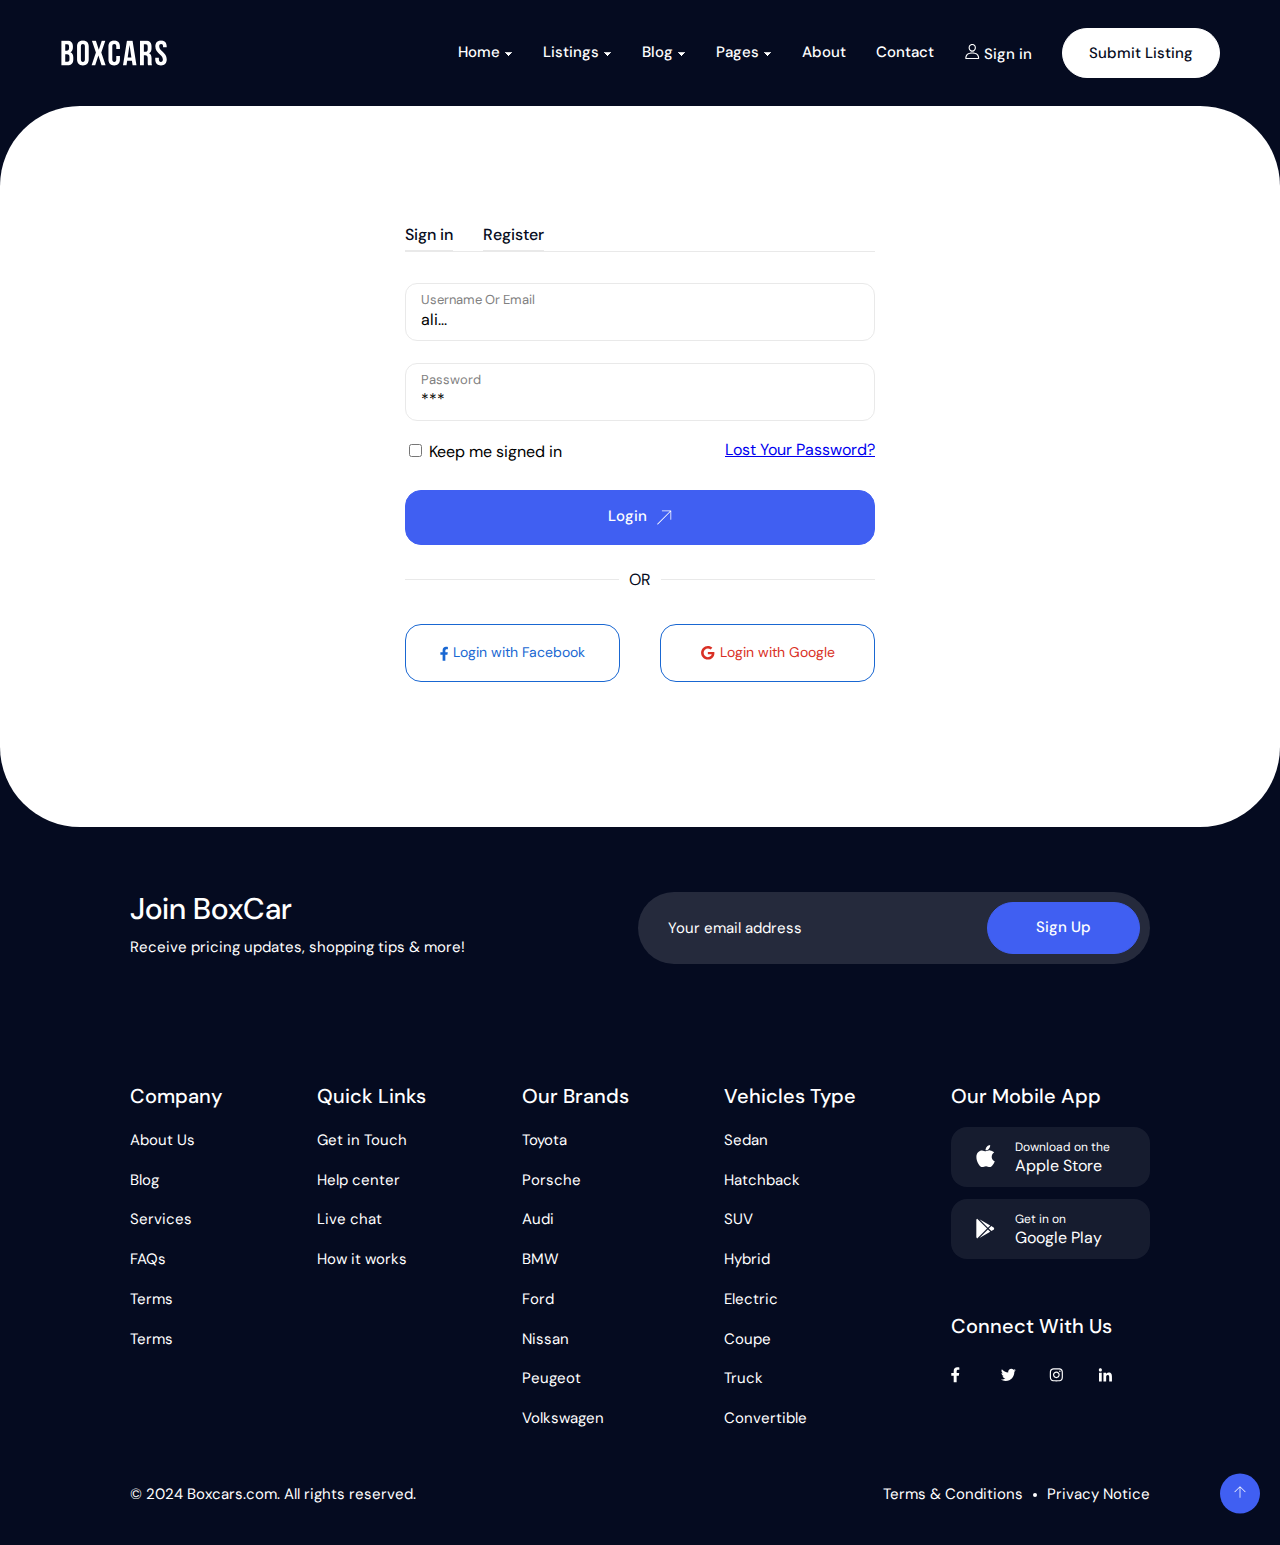
<file: login.html>
<!DOCTYPE html>
<html lang="en">
  <head>
    <meta charset="UTF-8" />
    <!-- reset css -->
    <link rel="stylesheet" href="./assets/css/reset.css" />
    <!-- embed font -->
    <link rel="preconnect" href="https://fonts.googleapis.com" />
    <link rel="preconnect" href="https://fonts.gstatic.com" crossorigin />
    <link
      href="https://fonts.googleapis.com/css2?family=DM+Sans:ital,opsz,wght@0,9..40,100..1000;1,9..40,100..1000&display=swap"
      rel="stylesheet"
    />
    <!-- css -->
    <link rel="stylesheet" href="./assets/css/login.css" />
    <meta name="viewport" content="width=device-width, initial-scale=1.0" />
    <title>login</title>
  </head>
  <body style="height: 1000px">
    <!-- header -->
      <header class="header fixed">
      <div class="main-content">
        <div class="body">
          <!-- logo -->
          <img src="./assets/imgs/logo.svg" alt="box car" class="logo" />
          <!-- nav -->
          <nav class="nav">
            <ul>
              <li>
                <a href="./index.html">Home</a>
                <img src="./assets/imgs/extend.svg" alt="" class="extend">
              </li>
              <li>
                <a href="./list_v1.html">Listings</a>
                <img src="./assets/imgs/extend.svg" alt="" class="extend">
              </li>
              <li>
                <a href="./blog_v1.html">Blog</a>
                <img src="./assets/imgs/extend.svg" alt="" class="extend">
              </li>
              <li>
                <a href="./shop_pages.html">Pages</a>
                <img src="./assets/imgs/extend.svg" alt="" class="extend">
              </li>
              <li>
                <a href="./about.html">About</a>
              </li>
              <li>
                <a href="./contact.html">Contact</a>
              </li>
            </ul>
          </nav>
          <!-- btn sign in -->
           <div class="btn-sign-in">
            <img src="./assets/icons/Icon_person.svg" alt="" class="sign-in">
                <a href="./login.html">Sign in</a>
           </div>
           <!-- btn-action -->
           <div class="action">
            <a href="./login.html" class="btn btn-submit">Submit Listing</a>
           </div>
          </div>
        </div>
      </div>
    </header>
    <!-- main -->
     <main>
        <div class="main-content login">
            <div class="title">
                <ul>
                    <li>Sign in</li>
                    <li>Register</li>
                </ul>
            </div>
            <div class="input">
                <div class="enter user-name">
                    <div class="in">
                        <p class="top">Username Or Email</p>
                        <p class="content">ali...</p>
                    </div>
                </div>
                <div class="enter pass">
                    <div class="in">
                        <p class="top">Password</p>
                        <p class="content">***</p>
                    </div>
                </div>
            </div>
            <div class="extra">
                <form action="press">
                    <input type="checkbox" name="" id="save-mk">
                    <label for="save-mk"> Keep me signed in</label>
                </form>
                <a href="#!">Lost Your Password?</a>
            </div>
            <div class="btn btn-login">
                <p>Login</p>
                <img src="./assets/icons/detail_white.svg" alt="">
            </div>
            <div class="or">
                <div class="line"></div>
                <p>OR</p>
                <div class="line"></div>
            </div>
            <div class="login-with">
                <a href="https://www.facebook.com/"><div class="lk link-fb">
                    <img src="./assets/icons/fb-bl.svg" alt="">
                    <p> Login with Facebook</p>
                </div></a>
                <a href="http://accounts.google.com/"><div class="lk link-gg">
                    <img src="./assets/icons/gg-r.svg" alt="">
                    <p> Login with Google</p>
                </div></a>
            </div>
        </div>
     </main>
     <!-- footer -->
      <footer class="main-content-2">
      <!-- top -->
      <div class="join">
        <div class="join-left">
          <h1>Join BoxCar</h1>
          <p class="desc">Receive pricing updates, shopping tips & more!</p>
        </div>
        <div class="join-right">
          <p class="hold">Your email address</p>
          <div class="btn btn-sign-up">Sign Up</div>
        </div>
      </div>
      <!-- mid -->
       <div class="info">
        <div class="info-content">
          <div class="list list-company">
            <h3>Company</h3>
            <p>About Us</p>
            <p>Blog</p>
            <p>Services</p>
            <p>FAQs</p>
            <p>Terms</p>
            <p>Terms</p>
          </div>
          <div class="list list-quick">
            <h3>Quick Links</h3>
            <p>Get in Touch</p>
            <p>Help center</p>
            <p>Live chat</p>
            <p>How it works</p>
          </div>
          <div class="list list-brand">
            <h3>Our Brands</h3>
            <p>Toyota</p>
            <p>Porsche</p>
            <p>Audi</p>
            <p>BMW</p>
            <p>Ford</p>
            <p>Nissan</p>
            <p>Peugeot</p>
            <p>Volkswagen</p>
          </div>
          <div class="list list-vehicles">
            <h3>Vehicles Type</h3>
            <p>Sedan</p>
            <p>Hatchback</p>
            <p>SUV</p>
            <p>Hybrid</p>
            <p>Electric</p>
            <p>Coupe</p>
            <p>Truck</p>
            <p>Convertible</p>
          </div>
          <div class="list-app-on-mobile list-our">
            <h3>Our Mobile App</h3>
            <div class="app-store">
              <a href="#!"><img src="./assets/icons/apple.svg" alt="Apple Store"></a>
              <div class="guide">
                <h5>Download on the</h5>
                <p class="name">Apple Store</p>
              </div>
            </div>
            <div class="google-play">
              <a href="#!"><img src="./assets/icons/gg-play.svg" alt="Google Play"></a>
              <div class="guide">
                <h5>Get in on</h5>
                <p class="name">Google Play</p>
              </div>
            </div>
            <h3>Connect With Us</h3>
            <div class="list-more">
              <div class="mxh">
                <a href="https://www.facebook.com/"><img src="./assets/icons/fb.svg" alt=""></a>
              </div>
              <div class="mxh">
                <a href="#!"><img src="./assets/icons/twicter.svg" alt=""></a>
              </div>
              <div class="mxh">
                <a href="#!"><img src="./assets/icons/ig.svg" alt=""></a>
              </div>
              <div class="mxh">
                <a href="#!"><img src="./assets/icons/linked.svg" alt=""></a>
              </div>
            </div>
          </div>
        </div>
       </div>
       <!-- bottom -->
        <div class="cre">
          <div class="cre-left">
            <p>© 2024 Boxcars.com. All rights reserved.</p>
          </div>
          <div class="cre-right">
            <p>Terms & Conditions</p>
            <img src="./assets/icons/point.svg" alt="">
            <p>Privacy Notice</p>
          </div>
          <div class="attract">
          <img src="./assets/icons/up.svg" alt="">
        </div>
        </div>
     </footer>
  </body>
</html>
</file>
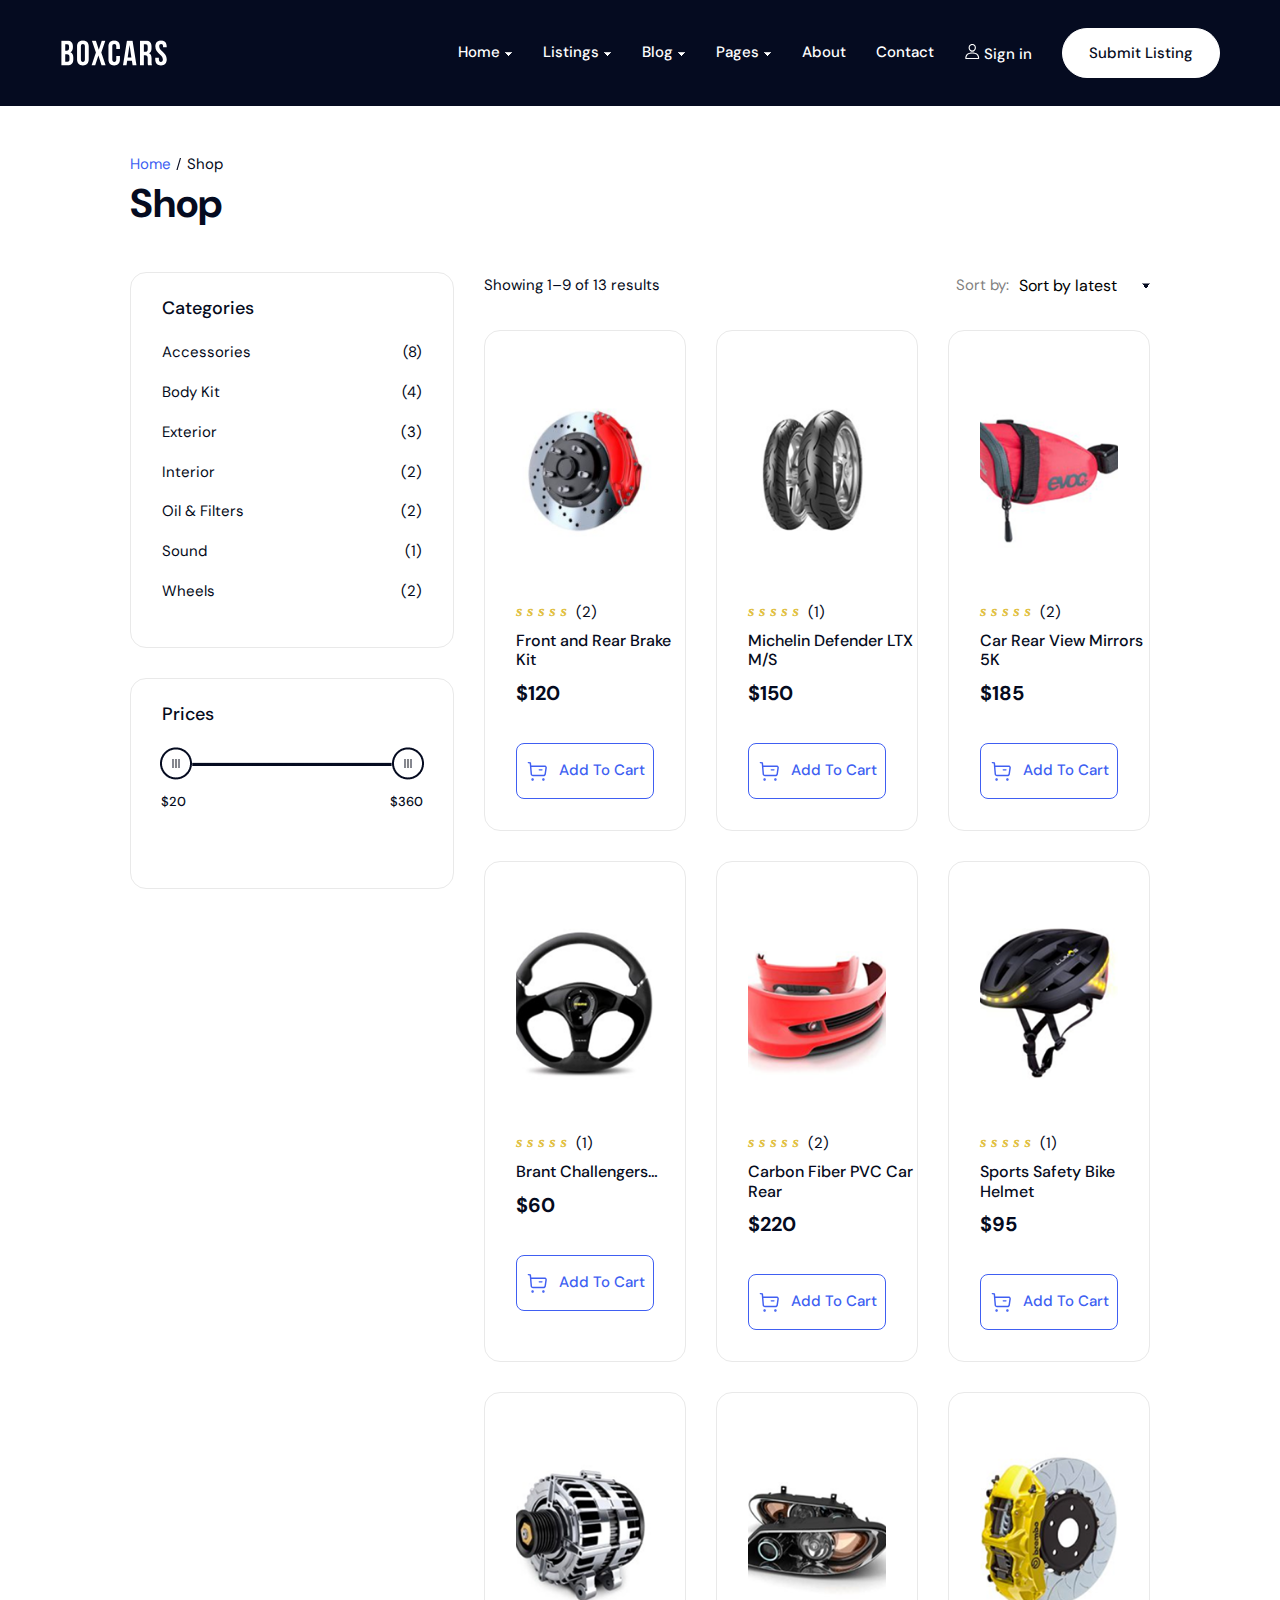
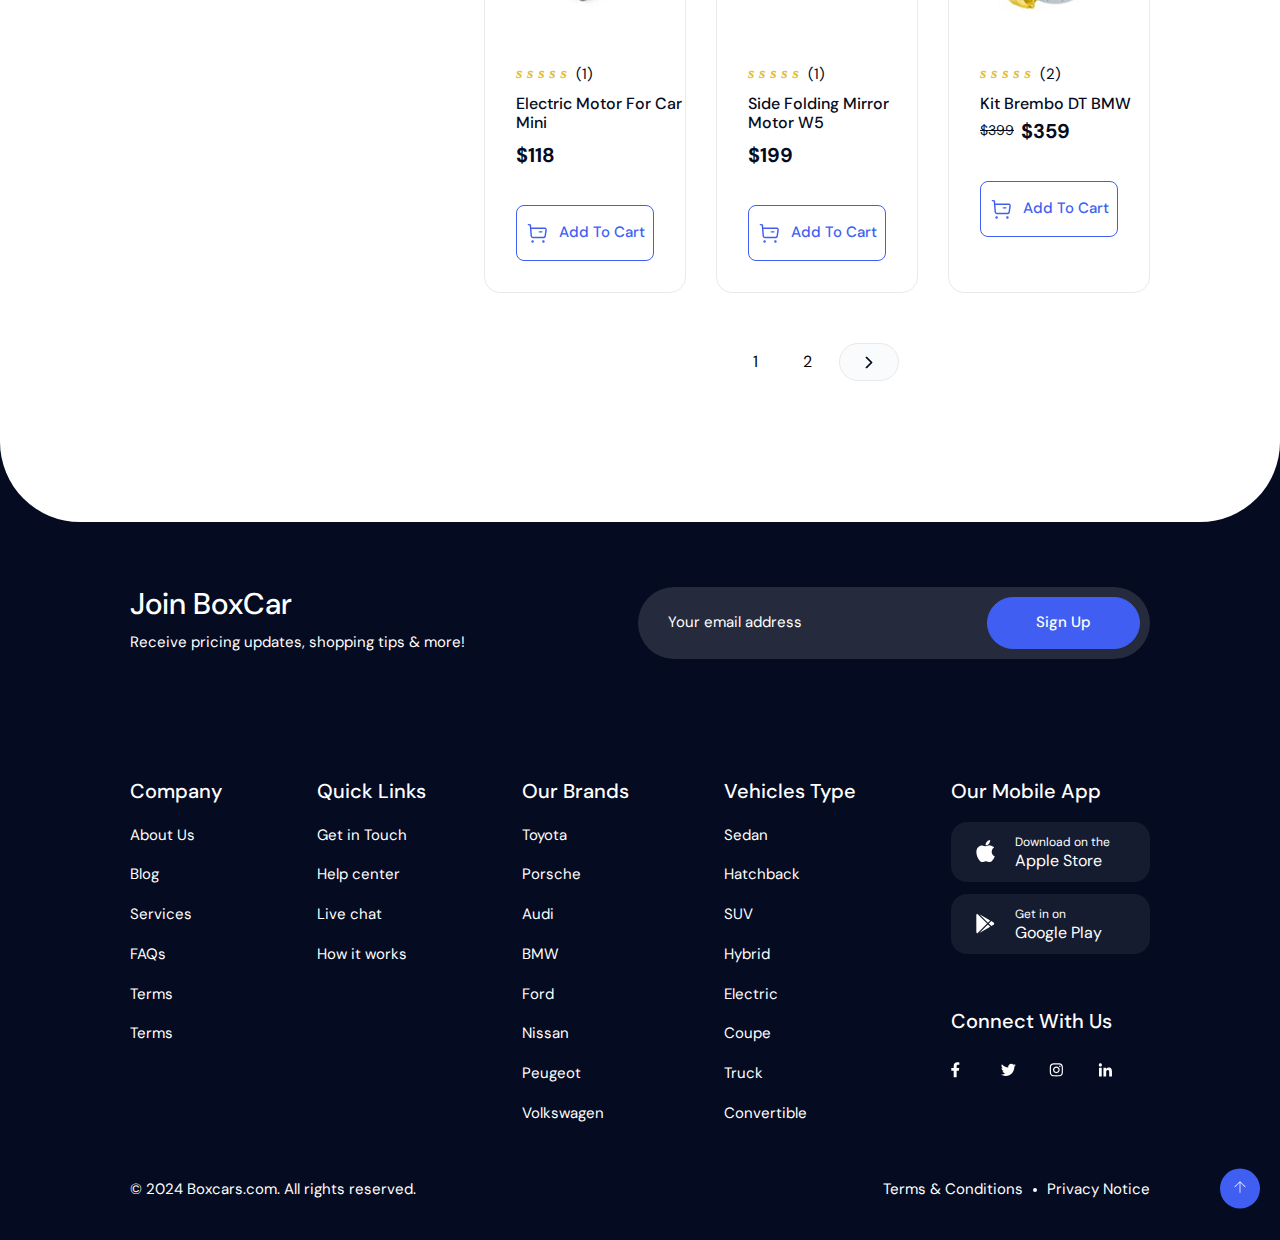
<file: shop_pages.html>
<!DOCTYPE html>
<html lang="en">
  <head>
    <meta charset="UTF-8" />
    <!-- reset css -->
    <link rel="stylesheet" href="./assets/css/reset.css" />
    <!-- embed font -->
    <link rel="preconnect" href="https://fonts.googleapis.com" />
    <link rel="preconnect" href="https://fonts.gstatic.com" crossorigin />
    <link
      href="https://fonts.googleapis.com/css2?family=DM+Sans:ital,opsz,wght@0,9..40,100..1000;1,9..40,100..1000&display=swap"
      rel="stylesheet"
    />
    <!-- css -->
     <link rel="stylesheet" href="./assets/css/shop_page.css">
    <meta name="viewport" content="width=device-width, initial-scale=1.0" />
    <title>shop pages</title>
  </head>
  <body style="height: 1000px;">
    <!-- header -->
     <header class="header fixed">
      <div class="main-content">
        <div class="body">
          <!-- logo -->
          <img src="./assets/imgs/logo.svg" alt="box car" class="logo" />
          <!-- nav -->
          <nav class="nav">
            <ul>
              <li>
                <a href="./index.html">Home</a>
                <img src="./assets/imgs/extend.svg" alt="" class="extend">
              </li>
              <li>
                <a href="./list_v1.html">Listings</a>
                <img src="./assets/imgs/extend.svg" alt="" class="extend">
              </li>
              <li>
                <a href="./blog_v1.html">Blog</a>
                <img src="./assets/imgs/extend.svg" alt="" class="extend">
              </li>
              <li>
                <a href="./shop_pages.html">Pages</a>
                <img src="./assets/imgs/extend.svg" alt="" class="extend">
              </li>
              <li>
                <a href="./about.html">About</a>
              </li>
              <li>
                <a href="./contact.html">Contact</a>
              </li>
            </ul>
          </nav>
          <!-- btn sign in -->
           <div class="btn-sign-in">
            <img src="./assets/icons/Icon_person.svg" alt="" class="sign-in">
                <a href="./login.html">Sign in</a>
           </div>
           <!-- btn-action -->
           <div class="action">
            <a href="./login.html" class="btn btn-submit">Submit Listing</a>
           </div>
          </div>
        </div>
      </div>
    </header>
    <!-- main -->
     <main>
       <div class="main-car main-content-2">
        <div class="order-list">
          <div class="desc-1">Home</div>
          <img src="./assets/icons/cheo.svg" alt="">
          <div class="desc-2">Shop</div>
        </div>
        <h1 class="title-shop">Shop</h1>
        <div class="shop">
          <div class="shop-left">
            <div class="categories">
              <h1>Categories</h1>
              <ul>
                <li>
                  <p class="title">Accessories</p>
                  <p class="pointer"> (8)</p>
                </li>
                <li>
                  <p class="title">Body Kit</p>
                  <p class="pointer"> (4)</p>
                </li>
                <li>
                  <p class="title">Exterior</p>
                  <p class="pointer"> (3)</p>
                </li>
                <li>
                  <p class="title">Interior</p>
                  <p class="pointer"> (2)</p>
                </li>
                <li>
                  <p class="title">Oil & Filters</p>
                  <p class="pointer"> (2)</p>
                </li>
                <li>
                  <p class="title">Sound</p>
                  <p class="pointer"> (1)</p>
                </li>
                <li>
                  <p class="title">Wheels</p>
                  <p class="pointer"> (2)</p>
                </li>
              </ul>
            </div>
            <div class="price">
              <h1>Prices</h1>
              <div class="limit">
                <img src="./assets/icons/press.png" alt="" class="start">
                <img src="./assets/icons/bar.png" alt="" class="ngang">
                <img src="./assets/icons/press.png" alt="" class="end">
              </div>
              <div class="cost">
                <p>$20</p>
                <p>$360</p>
              </div>
            </div>
          </div>
          <div class="shop-right">
            <div class="title">
              <p class="title-left">Showing 1–9 of 13 results</p>
              <div class="title-right">
                <p class="sort-by">Sort by:</p>
                <p class="sort-chose">Sort by latest</p>
                <img src="./assets/icons/sort.svg" alt="">
              </div>
            </div>
            <div class="products">
              <!-- list-1 -->
              <div class="list-product list-product-1">
                <!-- item 1 -->
                <div class="item item-1">
                  <img src="./assets/imgs/products/pro-1.png" alt="" class="thumb-pro">
                  <div class="item-bottom">
                    <div class="rate">
                      <p class="rate-loai">SSSSS</p>
                      <p class="pointer">(2)</p>
                    </div>
                    <p class="desc">Front and Rear Brake Kit</p>
                    <p class="price">$120</p>
                    <a href="#!"><div class="add-cart">
                      <img src="./assets/icons/cart.svg" alt="">
                      <p>Add to cart</p>
                    </div></a>
                  </div>
                </div>
                <!-- item 2 -->
                 <div class="item item-2">
                  <img src="./assets/imgs/products/pro-2.png" alt="" class="thumb-pro">
                  <div class="item-bottom">
                    <div class="rate">
                      <p class="rate-loai">SSSSS</p>
                      <p class="pointer">(1)</p>
                    </div>
                    <p class="desc">Michelin Defender LTX M/S</p>
                    <p class="price">$150</p>
                    <a href="#!"><div class="add-cart">
                      <img src="./assets/icons/cart.svg" alt="">
                      <p>Add to cart</p>
                    </div></a>
                  </div>
                </div>
                <!-- item 3 -->
                 <div class="item item-3">
                  <img src="./assets/imgs/products/pro-3.png" alt="" class="thumb-pro">
                  <div class="item-bottom">
                    <div class="rate">
                      <p class="rate-loai">SSSSS</p>
                      <p class="pointer">(2)</p>
                    </div>
                    <p class="desc">Car Rear View Mirrors 5K</p>
                    <p class="price">$185</p>
                    <a href="#!"><div class="add-cart">
                      <img src="./assets/icons/cart.svg" alt="">
                      <p>Add to cart</p>
                    </div></a>
                  </div>
                </div>
              </div>
              <!-- list 2 -->
               <div class="list-product list-product-2">
                <!-- item 1 -->
                <div class="item item-1">
                  <img src="./assets/imgs/products/pro-4.png" alt="" class="thumb-pro">
                  <div class="item-bottom">
                    <div class="rate">
                      <p class="rate-loai">SSSSS</p>
                      <p class="pointer">(1)</p>
                    </div>
                    <p class="desc line-clamp">Brant Challengers Steering Wheel</p>
                    <p class="price">$60</p>
                    <a href="#!"><div class="add-cart">
                      <img src="./assets/icons/cart.svg" alt="">
                      <p>Add to cart</p>
                    </div></a>
                  </div>
                </div>
                <!-- item 2 -->
                 <div class="item item-2">
                  <img src="./assets/imgs/products/pro-5.png" alt="" class="thumb-pro">
                  <div class="item-bottom">
                    <div class="rate">
                      <p class="rate-loai">SSSSS</p>
                      <p class="pointer">(2)</p>
                    </div>
                    <p class="desc">Carbon Fiber PVC Car Rear</p>
                    <p class="price">$220</p>
                    <a href="#!"><div class="add-cart">
                      <img src="./assets/icons/cart.svg" alt="">
                      <p>Add to cart</p>
                    </div></a>
                  </div>
                </div>
                <!-- item 3 -->
                 <div class="item item-3">
                  <img src="./assets/imgs/products/pro-6.png" alt="" class="thumb-pro">
                  <div class="item-bottom">
                    <div class="rate">
                      <p class="rate-loai">SSSSS</p>
                      <p class="pointer">(1)</p>
                    </div>
                    <p class="desc">Sports Safety Bike Helmet</p>
                    <p class="price">$95</p>
                    <a href="#!"><div class="add-cart">
                      <img src="./assets/icons/cart.svg" alt="">
                      <p>Add to cart</p>
                    </div></a>
                  </div>
                </div>
              </div>
              <!-- list-3 -->
               <div class="list-product list-product-3">
                <!-- item 1 -->
                <div class="item item-1">
                  <img src="./assets/imgs/products/pro-7.png" alt="" class="thumb-pro">
                  <div class="item-bottom">
                    <div class="rate">
                      <p class="rate-loai">SSSSS</p>
                      <p class="pointer">(1)</p>
                    </div>
                    <p class="desc">Electric Motor For Car Mini</p>
                    <p class="price">$118</p>
                    <a href="#!"><div class="add-cart">
                      <img src="./assets/icons/cart.svg" alt="">
                      <p>Add to cart</p>
                    </div></a>
                  </div>
                </div>
                <!-- item 2 -->
                 <div class="item item-2">
                  <img src="./assets/imgs/products/pro-8.png" alt="" class="thumb-pro">
                  <div class="item-bottom">
                    <div class="rate">
                      <p class="rate-loai">SSSSS</p>
                      <p class="pointer">(1)</p>
                    </div>
                    <p class="desc">Side Folding Mirror Motor W5</p>
                    <p class="price">$199</p>
                    <a href="#!"><div class="add-cart">
                      <img src="./assets/icons/cart.svg" alt="">
                      <p>Add to cart</p>
                    </div></a>
                  </div>
                </div>
                <!-- item 3 -->
                 <div class="item item-3">
                  <img src="./assets/imgs/products/pro-9.png" alt="" class="thumb-pro">
                  <div class="item-bottom">
                    <div class="rate">
                      <p class="rate-loai">SSSSS</p>
                      <p class="pointer">(2)</p>
                    </div>
                    <p class="desc">Kit Brembo DT BMW</p>
                    <div class="sale">
                      <p class="price-old">$399</p>
                      <p class="price">$359</p>
                    </div>
                    <a href="#!"><div class="add-cart">
                      <img src="./assets/icons/cart.svg" alt="">
                      <p>Add to cart</p>
                    </div></a>
                  </div>
                </div>
              </div>
              <div class="list-action">
                <div class="number number-1">
                  <p>1</p>
                </div>
                <div class="number number-2">
                  <p>2</p>
                </div>
                <div class="next"><img src="./assets/icons/next-2.svg" alt=""></div>
              </div>
            </div>
          </div>
        </div>
       </div>
     </main>
      <!-- footer -->
      <footer class="main-content-2">
      <!-- top -->
      <div class="join">
        <div class="join-left">
          <h1>Join BoxCar</h1>
          <p class="desc">Receive pricing updates, shopping tips & more!</p>
        </div>
        <div class="join-right">
          <p class="hold">Your email address</p>
          <div class="btn btn-sign-up">Sign Up</div>
        </div>
      </div>
      <!-- mid -->
       <div class="info">
        <div class="info-content">
          <div class="list list-company">
            <h3>Company</h3>
            <p>About Us</p>
            <p>Blog</p>
            <p>Services</p>
            <p>FAQs</p>
            <p>Terms</p>
            <p>Terms</p>
          </div>
          <div class="list list-quick">
            <h3>Quick Links</h3>
            <p>Get in Touch</p>
            <p>Help center</p>
            <p>Live chat</p>
            <p>How it works</p>
          </div>
          <div class="list list-brand">
            <h3>Our Brands</h3>
            <p>Toyota</p>
            <p>Porsche</p>
            <p>Audi</p>
            <p>BMW</p>
            <p>Ford</p>
            <p>Nissan</p>
            <p>Peugeot</p>
            <p>Volkswagen</p>
          </div>
          <div class="list list-vehicles">
            <h3>Vehicles Type</h3>
            <p>Sedan</p>
            <p>Hatchback</p>
            <p>SUV</p>
            <p>Hybrid</p>
            <p>Electric</p>
            <p>Coupe</p>
            <p>Truck</p>
            <p>Convertible</p>
          </div>
          <div class="list-app-on-mobile list-our">
            <h3>Our Mobile App</h3>
            <div class="app-store">
              <a href="#!"><img src="./assets/icons/apple.svg" alt="Apple Store"></a>
              <div class="guide">
                <h5>Download on the</h5>
                <p class="name">Apple Store</p>
              </div>
            </div>
            <div class="google-play">
              <a href="#!"><img src="./assets/icons/gg-play.svg" alt="Google Play"></a>
              <div class="guide">
                <h5>Get in on</h5>
                <p class="name">Google Play</p>
              </div>
            </div>
            <h3>Connect With Us</h3>
            <div class="list-more">
              <div class="mxh">
                <a href="#!"><img src="./assets/icons/fb.svg" alt=""></a>
              </div>
              <div class="mxh">
                <a href="#!"><img src="./assets/icons/twicter.svg" alt=""></a>
              </div>
              <div class="mxh">
                <a href="#!"><img src="./assets/icons/ig.svg" alt=""></a>
              </div>
              <div class="mxh">
                <a href="#!"><img src="./assets/icons/linked.svg" alt=""></a>
              </div>
            </div>
          </div>
        </div>
       </div>
       <!-- bottom -->
        <div class="cre">
          <div class="cre-left">
            <p>© 2024 Boxcars.com. All rights reserved.</p>
          </div>
          <div class="cre-right">
            <p>Terms & Conditions</p>
            <img src="./assets/icons/point.svg" alt="">
            <p>Privacy Notice</p>
          </div>
          <div class="attract">
          <img src="./assets/icons/up.svg" alt="">
        </div>
        </div>
     </footer>
  </body>
</html>
</file>
<file: assets/css/style.css>
* {
  box-sizing: border-box;
}

html {
  font-size: 62.5%;
}

/* Khôi phục lại cỡ chữ mặc định */

body {
  font-size: 1.6rem;
  font-family: "DM Sans", sans-serif;
  background: #050b20;
}

/* ===========================common======================== */
a {
  text-decoration: none;
}

.line-clamp {
  display: -webkit-box;
  -webkit-line-clamp: var(--line-clamp, 1);
  -webkit-box-orient: vertical;
  overflow: hidden;
}

hr {
  border: 1px solid #e9e9e9;
}

.btn {
  display: inline-block;
  min-width: 153px;
  padding: 0px 26px;
  line-height: 48px;
  color: #050b20;
  font-size: 1.5rem;
  font-weight: 500;
  border-radius: 46px;
  border: 1px solid #fff;
  background: #fff;
}

.break-all {
  word-break: break-all;
}
/* ===========================header======================== */
header {
  background: #050b20;
}

.header.fixed {
  position: sticky;
  top: -4px;
  z-index: 100;
}

.header .body {
  display: flex;
  align-items: center;
  padding-top: 28px;
  padding-bottom: 28px;
  padding-left: 30px;
  padding-right: 30px;
}

.header .body .nav {
  margin-left: auto;
}

.header .body .nav ul {
  display: flex;
}

.main-content {
  max-width: calc(100% - 60px);
  width: 1400px;
  margin-left: auto;
  margin-right: auto;
}

.main-content-2 {
  max-width: calc(100% - 260px);
  width: 1400px;
  margin-left: auto;
  margin-right: auto;
}

.btn-sign-in {
  padding: 15px;
}

.btn-sign-in a {
  color: #fff;
  font-size: 1.5rem;
  font-weight: 500;
}
.nav a {
  color: #fff;
  font-size: 1.5rem;
  font-weight: 500;
}

.nav li {
  padding: 8px 15px;
}

.action {
  padding-left: 15px;
}

/* ===========================main======================== */
main .list-filter .list-select {
  display: flex;
  width: 1170px;
  height: 75.75px;
  align-items: center;
  border-radius: 80px;
  background: #fff;
  margin-top: 25px;
  margin-bottom: 55px;
  margin-left: auto;
  margin-right: auto;
}

main .list-filter .list-select .list-select-left {
  width: 50%;
}

main .list-filter .list-select .list-select-right {
  width: 50%;
}

/* ================================list-select-left==================== */
.list-filter .list-select-left {
  display: flex;
  justify-content: space-between;
}

.list-filter .list-select-left .item {
  display: flex;
  justify-content: space-between;
  width: 182px;
  height: 36px;
  padding-left: 25px;
  padding-right: 25px;
  margin-left: 5px;
  margin-right: 6px;
  align-items: center;
  cursor: pointer;
}

.list-filter .list-select-left .item p {
  padding-top: 4px;
}

.list-filter .list-select-left .item .pic-more {
  display: flex;
  justify-content: end;
  margin-top: 16px;
  margin-bottom: 15px;
  margin-right: 26px;
}

/* =====================list-select-right=================== */

main .list-filter .list-select .list-select-right {
  display: flex;
  justify-content: space-between;
  align-items: center;
}

main .list-filter .list-select .price {
  display: flex;
  cursor: pointer;
}

main .list-filter .list-select .more {
  display: flex;
  cursor: pointer;
}

main .list-filter .list-select button {
  border: none;
  background-color: transparent;
}

main .list-filter .list-select .btn-find {
  display: flex;
  border-radius: 60px;
  border: 1px solid #405ff2;
  background: #405ff2;
  color: #fff;
  margin-right: 25px;
  cursor: pointer;
}

/* ===============================listening results========================== */
.list-results {
  background-color: #fff;
  border-radius: 80px 80px 80px 80px;
  padding-top: 80px;
  padding-bottom: 80px;
}

.choose {
  display: flex;
  align-items: center;
}

.choose span {
  margin-left: 5px;
  margin-right: 5px;
}

.choose a {
  color: #050b20;
  font-size: 1.5rem;
  line-height: 1.85%;
}

.choose a:hover {
  color: #405ff2;
  font-size: 1.5rem;
}

.list-results h1 {
  position: relative;
  margin-top: 12px;
  color: #050b20;
  font-weight: 700;
  line-height: 48px;
  font-size: 40px;
}

.list-results .sort {
  display: flex;
  justify-content: end;
  margin-top: 42px;
  align-items: center;
}

.list-results .sort .title {
  color: #818181;
  font-size: 1.5rem;
}

.list-results .sort .sort-choose {
  display: flex;
  padding: 6px 13px;
  border-radius: 8px;
  border: 1px solid #e9e9e9;
  width: 154px;
  height: 28px;
  align-items: center;
  justify-content: space-between;
  margin-left: 13.65px;
}

/* =============================item======================= */
.list-car {
  margin-top: 52px;
  margin-bottom: 40px;
}

.list-car .item {
  position: relative;
  border: 1px solid #e9e9e9;
  border-radius: 16px;
  flex: 1;
}

.list-car .item:hover {
  box-shadow: 0px 4px 20px rgba(0, 0, 0, 0.1);
}

.row-list-car-1 .item .item-top {
  height: 50%;
}

.row-list-car-1 .item .item-bottom {
  height: 50%;
}

.row-list-car-1 {
  display: flex;
  gap: 30px;
}

.row-list-car-1 .car-img {
  width: 100%;
  height: 100%;
  object-fit: cover;
  border-radius: 16px 16px 0 0;
}

.row-list-car-1 .btn.btn-evaluate {
  position: absolute;
  color: #fff;
  border: none;
  background: #3d923a;
  top: 13px;
  left: 10px;
  display: flex;
  align-items: center;
  min-width: 5px;
  border-radius: 30px;
  height: 35px;
}

.row-list-car-1 .btn.btn-evaluate:hover {
  cursor: pointer;
}

.row-list-car-1 .btn.btn-evaluate.low-mileage {
  background: #405ff2;
}

.row-list-car-1 .favourite {
  position: absolute;
  top: 13px;
  right: 10px;
}

.row-list-car-1 .favourite:hover {
  cursor: pointer;
}

.item-bottom {
  margin: 16px 31px 5px;
}

.item-bottom .car-name {
  color: #050b20;
  font-size: 1.8rem;
  font-weight: 500;
  line-height: 1.2;
}

.item-bottom .detail-car {
  margin-top: 8px;
}

.feature .feature-top {
  display: flex;
  justify-content: space-between;
  text-align: center;
}

.footer-item {
  margin-bottom: 19px;
  display: flex;
  align-items: center;
  justify-content: space-between;
}

.footer-item .price {
  color: #050b20;
  font-size: 2rem;
  font-weight: 700;
  line-height: 1.5;
}

.footer-item .price .detail img {
  margin-left: 9px;
}

.hang-sau {
  margin-top: 30px;
}

.list-car span {
  color: #050b20;
  font-family: "DM Sans";
  font-size: 1.4rem;
  line-height: 1.5;
  text-decoration: line-through;
}

.list-number {
  display: flex;
  padding-top: 20px;
  padding-bottom: 20px;
  justify-content: center;
  gap: 8px;
  align-items: center;
}

.list-number .number {
  display: flex;
  gap: 8px;
  border-radius: 19.75px;
  background: #fff;
}

.list-number .number .text {
  color: #050b20;
  display: flex;
  align-items: center;
  justify-content: center;
  text-align: center;
  font-family: "DM Sans";
  font-size: 1.5rem;
  font-style: normal;
  font-weight: 500;
  line-height: 1;
  width: 40px;
  height: 39px;
  border-radius: 50%;
}

.list-number .number .text:hover {
  color: #fff;
  border-radius: 19.75px;
  border: 1px solid #050b20;
  background: #050b20;
  cursor: pointer;
}

.list-number .next {
  display: flex;
  align-items: center;
  justify-content: center;
  width: 60px;
  height: 38px;
  border-radius: 30px;
  border: 1px solid #e9e9e9;
  background: #f9fbfc;
  cursor: pointer;
}

/* ============================footer============================ */

.join {
  display: flex;
  justify-content: space-between;
}

.join .join-left {
  margin-top: 67px;
  margin-bottom: 67px;
}

.join .join-left h1 {
  color: #fff;
  font-family: "DM Sans";
  font-size: 3rem;
  font-weight: 500;
  line-height: 1;
}

.join .join-left p {
  margin-top: 10px;
  color: #fff;
  font-family: "DM Sans";
  font-size: 1.5rem;
  line-height: 1.85;
}

.join .join-right {
  display: flex;
  width: 512px;
  border-radius: 60px;
  background: rgba(255, 255, 255, 0.13);
  margin-top: 65px;
  margin-bottom: 65px;
  align-items: center;
  justify-content: space-between;
}

.join-right p {
  color: #fff;
  font-family: "DM Sans";
  font-size: 1.5rem;
  margin-left: 30px;
}

.btn.btn-sign-up {
  display: flex;
  color: #fff;
  width: 115.31px;
  height: 51.75px;
  padding: 11.125px 30.637px 12.875px 31px;
  justify-content: center;
  align-items: center;
  border-radius: 60px;
  border: 1px solid #405ff2;
  background: #405ff2;
  margin-right: 10px;
  cursor: pointer;
}

.info .info-content h3 {
  margin-top: 55px;
  color: #fff;
  font-family: "DM Sans";
  font-size: 2rem;
  font-weight: 500;
  line-height: 1.2;
  margin-bottom: 19px;
}

.info .info-content {
  display: flex;
  justify-content: space-between;
  gap: 30px;
}

.info .info-content .list p {
  color: #fff;
  font-family: "DM Sans";
  font-size: 1.5rem;
  line-height: 1.85;
  margin-bottom: 12px;
}

.list-app-on-mobile .app-store,
.google-play {
  display: flex;
  border-radius: 16px;
  background: rgba(255, 255, 255, 0.07);
  width: 198.8px;
  height: 60px;
  flex-shrink: 0;
  gap: 20px;
}

.list-app-on-mobile .app-store img,
.google-play img {
  margin-top: 17px;
  margin-bottom: 18px;
  margin-left: 25px;
  width: 19.061px;
  height: 25px;
}

.list-app-on-mobile .app-store {
  margin-bottom: 12px;
}

.list-app-on-mobile .guide {
  margin-top: 14px;
  margin-bottom: 14px;
  color: #fff;
}

h5 {
  color: #fff;
  font-family: "DM Sans";
  font-size: 1.2rem;
  line-height: 1;
  margin-bottom: 5px;
}

.info-content h3 {
  margin-top: 32px;
  color: #fff;
  font-family: "DM Sans";
  font-size: 2rem;
  font-weight: 500;
  line-height: 1;
  margin-bottom: 27px;
}

.info-content .guide {
  cursor: pointer;
}

.info-content .list-more {
  display: flex;
  gap: 9px;
}

.info-content .list-more .mxh {
  display: flex;
  width: 40px;
  height: 40px;
  align-items: center;
}

.info-content .list-more img {
  margin-top: 12px;
  margin-bottom: 13px;
}

.cre {
  display: flex;
  justify-content: space-between;
  align-items: center;
  height: 100px;
}

.cre p {
  color: #fff;
  font-family: "DM Sans";
  font-size: 1.5rem;
  line-height: 1.85;
}

.cre-right {
  position: relative;
  display: flex;
  gap: 10px;
  cursor: pointer;
}

.cre-right img {
  cursor: default;
}

.attract {
  position: absolute;
  right: 20px;
}
</file>
<file: assets/css/about.css>
* {
  box-sizing: border-box;
}

html {
  font-size: 62.5%;
}

/* khôi phục font chữ */
body {
  font-size: 1.6rem;
  font-family: "DM Sans", sans-serif;
  background: #050b20;
}

/* =============================common======================== */
a {
  text-decoration: none;
}

hr {
  border-top: 1px solid #e1e1e1;
}
.btn {
  display: inline-block;
  min-width: 153px;
  padding: 0px 26px;
  line-height: 48px;
  color: #050b20;
  font-size: 1.5rem;
  font-weight: 500;
  border-radius: 46px;
  border: 1px solid #fff;
  background: #fff;
}

.link {
  border-radius: 12px;
  background: rgba(64, 95, 242, 0.1);
  display: flex;
  min-width: 286.47px;
  padding: 12.125px 39.665px 13.875px 40px;
  justify-content: center;
  align-items: center;
  gap: 10.84px;
  cursor: pointer;
}

.line-clamp {
  display: -webkit-box;
  -webkit-line-clamp: var(--line-clamp, 1);
  -webkit-box-orient: vertical;
  overflow: hidden;
}

.line-clamp.line-2 {
  --line-clamp: 2;
}
/* ===========================header======================== */
header {
  background: #050b20;
}

.header.fixed {
  position: sticky;
  top: -4px;
  z-index: 100;
}

.header .body {
  display: flex;
  align-items: center;
  padding-top: 28px;
  padding-bottom: 28px;
  padding-left: 30px;
  padding-right: 30px;
}

.header .body .nav {
  margin-left: auto;
}

.header .body .nav ul {
  display: flex;
}

.main-content {
  max-width: calc(100% - 60px);
  width: 1400px;
  margin-left: auto;
  margin-right: auto;
}

.main-content-2 {
  max-width: calc(100% - 260px);
  width: 1400px;
  margin-left: auto;
  margin-right: auto;
}

.btn-sign-in {
  padding: 15px;
}

.btn-sign-in a {
  color: #fff;
  font-size: 1.5rem;
  font-weight: 500;
}
.nav a {
  color: #fff;
  font-size: 1.5rem;
  font-weight: 500;
  color: #fff;
  font-family: "DM Sans";
  font-weight: 500;
  line-height: 1.85;
}

.nav li {
  padding: 8px 15px;
}

.action {
  padding-left: 15px;
}

/* ==========================main================== */
main {
  border-radius: 0px 0px 80px 80px;
  background: #fff;
}

main .main-car {
  padding-top: 45px;
  padding-bottom: 80px;
}

.main-car .recommend .order-list {
  display: flex;
  gap: 5px;
  align-items: center;
  cursor: pointer;
}

.main-car .recommend .order-list .home {
  color: #405ff2;
  font-family: "DM Sans";
  font-size: 1.5rem;
  line-height: 1.85;
}

.main-car .recommend h1 {
  color: #050b20;
  font-family: "DM Sans";
  font-size: 4rem;
  font-weight: 700;
  line-height: 1.2;
  text-transform: capitalize;
  margin-top: 8px;
}

.main-car .recommend .desc {
  display: flex;
  gap: 194px;
  margin-top: 70px;
  margin-bottom: 110px;
}

.main-car .recommend .desc .left {
  color: #050b20;
  font-family: "DM Sans";
  font-size: 4rem;
  font-weight: 700;
  line-height: 1.35;
}

.main-car .recommend .desc .right p {
  color: #050b20;
  font-family: "DM Sans";
  font-size: 1.5rem;
  line-height: 1.85;
  margin-bottom: 20px;
}

.main-car .grid-container {
  display: grid;
  grid-template-columns: 198px 500px 210px 210px;
  gap: 30px;
}

.main-car .grid-container img {
  width: 100%;
}

.main-car .grid-container .item-1 {
  border-radius: 16px;
  background: #405ff2;
  grid-row-start: 1;
  grid-row-end: 3;
  padding: 30px 30px 0px 30px;
}

.main-car .grid-container .item-1 .top {
  color: #fff;
  font-family: "DM Sans";
  font-size: 5.2rem;
  font-weight: 500;
  line-height: 1;
}

.main-car .grid-container .item-1 .bottom {
  color: #fff;
  font-family: "DM Sans";
  font-size: 3.2rem;
  font-weight: 700;
  line-height: 1.4;
}

.main-car .grid-container .item-2 {
  grid-row-start: 3;
  grid-row-end: 4;
}

.main-car .grid-container .item-2 img {
  height: 198px;
}

.main-car .grid-container .item-3 {
  grid-row-start: 1;
  grid-row-end: 4;
}

.main-car .grid-container .item-4 {
  grid-row-start: 1;
  grid-row-end: 3;
  grid-column-start: 3;
  grid-column-end: 5;
}

.main-car .grid-container .item-5 {
  grid-row-start: 3;
  grid-row-end: 4;
  grid-column-start: 3;
  grid-row-end: 4;
}

.main-car .grid-container .item-6 {
  grid-row-start: 3;
  grid-row-end: 4;
  grid-column-start: 4;
  grid-row-end: 5;
}

.main-car .grid-container .item-6 img {
  height: 210px;
  object-fit: cover;
  border-radius: 16px;
}

.main-car .why {
  margin-top: 130px;
}

.main-car .why h1 {
  color: #050b20;
  font-family: "DM Sans";
  font-size: 4rem;
  font-weight: 700;
  line-height: 1;
}

.main-car .why .list-why {
  display: flex;
  gap: 40px;
  justify-content: space-between;
}

.main-car .why .list-why .item {
  margin-top: 40px;
  flex: 1;
}

.main-car .why .list-why .item svg {
  width: 60px;
  height: 60px;
}
.main-car .why .list-why .item .title {
  color: #050b20;
  font-family: "DM Sans";
  font-size: 2rem;
  font-weight: 500;
  line-height: 1.2;
  margin-top: 20px;
}

.main-car .why .list-why .item .desc {
  color: #050b20;
  font-family: "DM Sans";
  font-size: 1.5rem;
  line-height: 1.85;
  margin-top: 14px;
  margin-bottom: 0;
}
/* extra */
.extra {
  width: calc(100% - 110px);
  max-width: 1700px;
  margin-left: auto;
  margin-right: auto;
}

.get-a {
  margin-top: 50px;
}

.get-a .top {
  display: flex;
}

.get-a .top .get {
  flex: 1;
}

.get-a .top .get-left {
  position: relative;
}
.get-a .top .get-left .thumb-car {
  width: 100%;
  height: 700px;
  object-fit: cover;
  border-radius: 16px 0px 0px 16px;
  background: #eef1fb;
}

.get-a .top .get-left .play-vd {
  position: absolute;
  top: 305px;
  border-radius: 45px;
  background: #fff;
  width: 90px;
  display: flex;
  height: 90px;
  align-items: center;
  justify-content: center;
  bottom: 305px;
  right: 230px;
  margin-left: auto;
  cursor: pointer;
}

.get-a .top .get-right {
  border-radius: 0px 16px 16px 0px;
  background: #eef1fb;
  padding: 123px 135px;
}

.get-a .top .get-right h1 {
  color: #050b20;
  font-family: "DM Sans";
  font-size: 4rem;
  font-weight: 700;
  line-height: 1.4;
}

.get-a .top .get-right .desc {
  color: #050b20;
  font-family: "DM Sans";
  font-size: 1.5rem;
  line-height: 1.85;
  margin-top: 20px;
}

.get-a .top .get-right ul {
  margin-top: 20px;
  margin-bottom: 30px;
}

.get-a .top .get-right ul li {
  display: flex;
  align-items: center;
  gap: 10px;
}

.get-a .top .get-right ul .check {
  width: 25px;
  height: 25px;
  background-color: #fff;
  border-radius: 50%;
  display: flex;
  align-items: center;
  justify-content: center;
}

.get-a .top .get-right ul li p {
  color: #050b20;
  font-family: "DM Sans";
  font-size: 1.5rem;
  font-weight: 500;
  line-height: 1.85;
  margin-bottom: 14px;
}

.get-a .top .get-right .get-start {
  display: flex;
  align-items: center;
  gap: 10px;
  border-radius: 12px;
  border: 1px solid #405ff2;
  background: #405ff2;
  max-width: 160px;
  height: 85px;
  padding-left: 26px;
  cursor: pointer;
}

.get-a .top .get-right .get-start p {
  color: #fff;
  text-align: center;
  font-family: "DM Sans";
  font-size: 1.5rem;
  font-weight: 500;
  line-height: 1;
}

.get-a .bottom {
  display: flex;
  justify-content: space-around;
}

.get-a .bottom h1 {
  color: #050b20;
  font-family: "DM Sans";
  font-size: 3.8rem;
  font-weight: 700;
  line-height: 1.4;
  text-align: center;
  margin-top: 64px;
}

.get-a .bottom p {
  color: #050b20;
  text-align: center;
  font-family: "DM Sans";
  font-size: 1.5rem;
  line-height: 2.5;
}

.get-a hr {
  width: 100%;
  background-color: #e9e9e9;
  height: 1px;
  margin-top: 65px;
}

.main-content-2 .explore .title {
  display: flex;
  align-items: center;
  justify-content: space-between;
  margin-top: 100px;
}

.main-content-2 .explore .title h2 {
  color: #050b20;
  font-family: "DM Sans";
  font-size: 4rem;
  font-weight: 700;
  line-height: 1;
}

.main-content-2 .explore .title .show-all {
  display: flex;
  gap: 10px;
}

.main-content-2 .explore .title .show-all p {
  color: #050b20;
  text-align: center;
  font-family: "DM Sans";
  font-size: 1.5rem;
  font-weight: 500;
  line-height: 1;
}

.main-content-2 .explore .list-brands {
  display: flex;
  gap: 30px;
  margin-top: 76px;
  justify-content: space-between;
}

.main-content-2 .explore .list-brands .item {
  flex: 1;
  border-radius: 16px;
  border: 1px solid #e9e9e9;
  background: #fff;
}

.main-content-2 .explore .list-brands img {
  width: 100%;
  height: 100px;
  object-fit: cover;
  padding-left: 54px;
  padding-right: 54px;
  padding-top: 26px;
}

.main-content-2 .explore .list-brands p {
  color: #050b20;
  text-align: center;
  font-family: "DM Sans";
  font-size: 1.8rem;
  font-weight: 500;
  line-height: 1.2;
  margin-top: 6px;
  margin-bottom: 26px;
}

.main-content-2 .our-team {
  margin-top: 115px;
}

.main-content-2 .our-team .title {
  display: flex;
  justify-content: space-between;
}

.main-content-2 .our-team .title h1 {
  color: #050b20;
  font-family: "DM Sans";
  font-size: 4rem;
  font-weight: 700;
  line-height: 1;
}

.main-content-2 .our-team .title .view-all {
  display: flex;
  align-items: center;
  gap: 10px;
}

.main-content-2 .our-team .title .view-all p {
  color: #050b20;
  text-align: center;
  font-family: "DM Sans";
  font-size: 1.5rem;
  font-weight: 500;
  line-height: 1;
}

.main-content-2 .our-team .list-team {
  display: flex;
  gap: 30px;
}

.main-content-2 .our-team .list-team img {
  width: 100%;
  height: 398px;
  object-fit: cover;
  border-radius: 16px;
}

.main-content-2 .our-team .list-team .item {
  margin-top: 40px;
}

.main-content-2 .our-team .list-team .item h1 {
  color: #050b20;
  font-family: "DM Sans";
  font-size: 2rem;
  font-weight: 500;
  line-height: 1.2;
  margin-top: 15px;
}

.main-content-2 .our-team .list-team .item p {
  color: #050b20;
  font-family: "DM Sans";
  font-size: 1.4rem;
  line-height: 1.85;
}

.cus-say .title {
  display: flex;
  justify-content: space-between;
  align-items: center;
  margin-top: 115px;
}

.cus-say .title h1 {
  color: #050b20;
  font-family: "DM Sans";
  font-size: 4rem;
  font-weight: 700;
  line-height: 1;
}

.cus-say .title p {
  color: #050b20;
  text-align: right;
  font-family: "DM Sans";
  font-size: 1.5rem;
  font-weight: 500;
  line-height: 1.85;
}

.cus-say .list-say {
  display: flex;
  gap: 30px;
  margin-top: 60px;
}

.cus-say .list-say .say {
  flex: 1;
  max-width: 447px;
  height: 338px;
  padding-top: 27px;
  padding-left: 40px;
  padding-bottom: 30px;
  padding-right: 46px;
  border-radius: 16px;
  background: #fff;
  box-shadow: 0px 10px 40px 0px rgba(0, 0, 0, 0.05);
}

.cus-say .list-say .say .work {
  color: #050b20;
  font-family: "DM Sans";
  font-size: 2rem;
  font-weight: 500;
  line-height: 1.85;
}

.cus-say .list-say .say .content-title {
  display: flex;
  align-items: center;
  justify-content: space-between;
}

.cus-say .list-say .say .content-title img {
  width: 37px;
  height: 26px;
}

.cus-say .list-say .say .them {
  color: #050b20;
  font-family: "DM Sans";
  font-size: 1.5rem;
  line-height: 1.85;
  margin-top: 32px;
}

.cus-say .list-say .say .bottom {
  display: flex;
  gap: 15px;
  align-items: center;
  margin-top: 40px;
}

.cus-say .list-say .say .bottom img {
  width: 60px;
  height: 60px;
  border-radius: 50%;
}

.cus-say .list-say .say .bottom .name {
  color: #050b20;
  font-family: "DM Sans";
  font-size: 1.6rem;
  font-weight: 500;
  line-height: 1.2;
}

.cus-say .list-say .say .bottom .role {
  color: #050b20;
  font-family: "DM Sans";
  font-size: 1.4rem;
  line-height: 1.85;
}

.cus-say .action {
  display: flex;
  margin-top: 50px;
  gap: 25px;
}

.cus-say .action .press {
  width: 60px;
  height: 40px;
  display: flex;
  align-items: center;
  justify-content: center;
  border-radius: 30px;
  border: 1px solid #e9e9e9;
  background: #fff;
  cursor: pointer;
}

.quiz {
  max-width: 895px;
  margin-left: auto;
  margin-right: auto;
  margin-top: 115px;
}

.quiz .content-quiz h1 {
  color: #050b20;
  text-align: center;
  font-family: "DM Sans";
  font-size: 4rem;
  font-weight: 700;
  line-height: 1;
}

.content-quiz .form-1 {
  background: #f9fbfc;
  padding-left: 40px;
  padding-right: 40px;
  padding-bottom: 40px;
}

.content-quiz .form-1 .top {
  display: flex;
  align-items: center;
  justify-content: space-between;
  margin-top: 37px;
}

.content-quiz .form-1 .top .title {
  color: #050b20;
  font-family: "DM Sans";
  font-size: 2rem;
  font-weight: 500;
  line-height: 1;
  margin-top: 37px;
}

.content-quiz .form-1 p {
  color: #050b20;
  font-family: "DM Sans";
  font-size: 1.5rem;
  margin-top: 19px;
  line-height: 1.85;
}

.content-quiz .no-form ul li {
  display: flex;
  align-items: center;
  justify-content: space-between;
  padding-left: 40px;
  padding-right: 40px;
  padding-top: 37px;
  padding-bottom: 17px;
}

.content-quiz .no-form ul li p {
  color: #050b20;
  font-family: "DM Sans";
  font-size: 2rem;
  font-weight: 500;
  line-height: 1;
}

.quiz {
  padding-bottom: 45px;
}

main {
  padding-bottom: 80px;
}

/* ============================footer================= */

.join {
  display: flex;
  justify-content: space-between;
}

.join .join-left {
  margin-top: 67px;
  margin-bottom: 67px;
}

.join .join-left h1 {
  color: #fff;
  font-family: "DM Sans";
  font-size: 3rem;
  font-weight: 500;
  line-height: 1;
}

.join .join-left p {
  margin-top: 10px;
  color: #fff;
  font-family: "DM Sans";
  font-size: 1.5rem;
  line-height: 1.85;
}

.join .join-right {
  display: flex;
  width: 512px;
  border-radius: 60px;
  background: rgba(255, 255, 255, 0.13);
  margin-top: 65px;
  margin-bottom: 65px;
  align-items: center;
  justify-content: space-between;
}

.join-right p {
  color: #fff;
  font-family: "DM Sans";
  font-size: 1.5rem;
  margin-left: 30px;
}

.btn.btn-sign-up {
  display: flex;
  color: #fff;
  width: 115.31px;
  height: 51.75px;
  padding: 11.125px 30.637px 12.875px 31px;
  justify-content: center;
  align-items: center;
  border-radius: 60px;
  border: 1px solid #405ff2;
  background: #405ff2;
  margin-right: 10px;
  cursor: pointer;
}

.info .info-content h3 {
  margin-top: 55px;
  color: #fff;
  font-family: "DM Sans";
  font-size: 2rem;
  font-weight: 500;
  line-height: 1.2;
  margin-bottom: 19px;
}

.info .info-content {
  display: flex;
  justify-content: space-between;
  gap: 30px;
}

.info .info-content .list p {
  color: #fff;
  font-family: "DM Sans";
  font-size: 1.5rem;
  line-height: 1.85;
  margin-bottom: 12px;
}

.list-app-on-mobile .app-store,
.google-play {
  display: flex;
  border-radius: 16px;
  background: rgba(255, 255, 255, 0.07);
  width: 198.8px;
  height: 60px;
  flex-shrink: 0;
  gap: 20px;
}

.list-app-on-mobile .app-store img,
.google-play img {
  margin-top: 17px;
  margin-bottom: 18px;
  margin-left: 25px;
  width: 19.061px;
  height: 25px;
}

.list-app-on-mobile .app-store {
  margin-bottom: 12px;
}

.list-app-on-mobile .guide {
  margin-top: 14px;
  margin-bottom: 14px;
  color: #fff;
}

h5 {
  color: #fff;
  font-family: "DM Sans";
  font-size: 1.2rem;
  line-height: 1;
  margin-bottom: 5px;
}

.info-content h3 {
  margin-top: 32px;
  color: #fff;
  font-family: "DM Sans";
  font-size: 2rem;
  font-weight: 500;
  line-height: 1;
  margin-bottom: 27px;
}

.info-content .guide {
  cursor: pointer;
}

.info-content .list-more {
  display: flex;
  gap: 9px;
}

.info-content .list-more .mxh {
  display: flex;
  width: 40px;
  height: 40px;
  align-items: center;
}

.info-content .list-more img {
  margin-top: 12px;
  margin-bottom: 13px;
}

.cre {
  display: flex;
  justify-content: space-between;
  align-items: center;
  height: 100px;
}

.cre p {
  color: #fff;
  font-family: "DM Sans";
  font-size: 1.5rem;
  line-height: 1.85;
}

.cre-right {
  position: relative;
  display: flex;
  gap: 10px;
  cursor: pointer;
}

.cre-right img {
  cursor: default;
}

.attract {
  position: absolute;
  right: 20px;
}
</file>
<file: assets/css/blog_detail.css>
* {
  box-sizing: border-box;
}

html {
  font-size: 62.5%;
}

/* khôi phục lại cỡ chữ mặc định */

body {
  font-size: 1.6rem;
  font-family: "DM Sans", sans-serif;
  background: #050b20;
}

/* =============================common======================== */
a {
  text-decoration: none;
}

hr {
  border-top: 1px solid #e1e1e1;
}
.btn {
  display: inline-block;
  min-width: 153px;
  padding: 0px 26px;
  line-height: 48px;
  color: #050b20;
  font-size: 1.5rem;
  font-weight: 500;
  border-radius: 46px;
  border: 1px solid #fff;
  background: #fff;
}

.link {
  border-radius: 12px;
  background: rgba(64, 95, 242, 0.1);
  display: flex;
  min-width: 286.47px;
  padding: 12.125px 39.665px 13.875px 40px;
  justify-content: center;
  align-items: center;
  gap: 10.84px;
  cursor: pointer;
}

.line-clamp {
  display: -webkit-box;
  -webkit-line-clamp: var(--line-clamp, 1);
  -webkit-box-orient: vertical;
  overflow: hidden;
}

.line-clamp.line-2 {
  --line-clamp: 2;
}
/* ===========================header======================== */
header {
  background: #050b20;
}

.header.fixed {
  position: sticky;
  top: -4px;
  z-index: 100;
}

.header .body {
  display: flex;
  align-items: center;
  padding-top: 28px;
  padding-bottom: 28px;
  padding-left: 30px;
  padding-right: 30px;
}

.header .body .nav {
  margin-left: auto;
}

.header .body .nav ul {
  display: flex;
}

.main-content {
  max-width: calc(100% - 60px);
  width: 1400px;
  margin-left: auto;
  margin-right: auto;
}

.main-content-2 {
  max-width: calc(100% - 260px);
  width: 1400px;
  margin-left: auto;
  margin-right: auto;
}

.btn-sign-in {
  padding: 15px;
}

.btn-sign-in a {
  color: #fff;
  font-size: 1.5rem;
  font-weight: 500;
}
.nav a {
  color: #fff;
  font-size: 1.5rem;
  font-weight: 500;
  color: #fff;
  font-family: "DM Sans";
  font-weight: 500;
  line-height: 1.85;
}

.nav li {
  padding: 8px 15px;
}

.action {
  padding-left: 15px;
}

/* =============================main============================= */
main {
  border-radius: 0px 0px 80px 80px;
  background: #fff;
}

main .main-car {
  padding-top: 45px;
  padding-bottom: 80px;
}

.main-car .order-list {
  display: flex;
  gap: 5px;
}

.main-car p {
  color: #405ff2;
  font-family: "DM Sans";
  font-size: 1.5rem;
  line-height: 1.85;
  cursor: pointer;
}

.main-car h1 {
  color: #050b20;
  font-family: "DM Sans";
  font-size: 4rem;
  font-weight: 700;
  line-height: 1.2;
  text-transform: capitalize;
  margin-top: 8px;
}

.main-car .admin-profile {
  display: flex;
  align-items: center;
  gap: 10px;
  margin-top: 45px;
}

.main-car .admin-profile .ava {
  width: 40px;
  height: 40px;
  border-radius: 20px;
}

.main-car .admin-profile p {
  color: #050b20;
  font-family: "DM Sans";
  font-size: 1.5rem;
  line-height: 1.85;
  text-transform: capitalize;
  cursor: default;
}

.display-car {
  width: 100%;
  border: 16px;
  margin-top: 30px;
}

.desc-main-content {
  margin-top: 40px;
  width: calc(100% - 300px);
  margin-left: auto;
  margin-right: auto;
}

.desc-main-content .desc-car p {
  color: #050b20;
  font-family: "DM Sans";
  font-size: 1.5rem;
  line-height: 1.85;
}

.desc-main-content .desc-car .desc-2 {
  margin-top: 20px;
}

.block-quote {
  margin-top: 50px;
  border-radius: 16px;
  border-left: 16px solid #405ff2;
  background: #e9f2ff;
  padding: 39px 66px 35px 76px;
}

.block-quote .quote-top {
  color: #050b20;
  font-family: "DM Sans";
  font-size: 1.5rem;
  font-style: italic;
  font-weight: 500;
  line-height: 1.85;
}

.block-quote .quote-bottom {
  color: #050b20;
  margin-top: 15px;
  font-family: "DM Sans";
  font-size: 1.7rem;
  font-weight: 500;
  line-height: 1.85;
}

.desc-main-content .title-learn {
  color: #050b20;
  margin-top: 50px;
  font-family: "DM Sans";
  font-size: 2.6rem;
  font-weight: 500;
  line-height: 1.2;
}

.learn {
  margin-top: 25px;
  display: flex;
  gap: 30px;
  justify-content: space-between;
}

.learn .skill {
  display: flex;
  gap: 10px;
  margin-bottom: 20px;
}

.learn-left,
.learn-right {
  flex: 1;
}

.learn .skill p {
  color: #050b20;
  font-family: "DM Sans";
  font-size: 1.5rem;
  line-height: 1.85;
  cursor: default;
}

.desc-main-content .display-car-1 {
  width: 100%;
  margin-top: 24px;
}

.desc-main-content .title-learn-2 {
  color: #050b20;
  margin-top: 44px;
  font-family: "DM Sans";
  font-size: 2.6rem;
  font-weight: 500;
  line-height: 1.2;
}

.desc-main-content .requirements {
  margin-top: 25px;
}

.desc-main-content .requirements li {
  display: flex;
  align-items: center;
  gap: 14px;
  margin-bottom: 17px;
}

.desc-main-content .requirements li img {
  width: 6px;
  height: 6px;
  border-radius: 3px;
  background: #696969;
}

.desc-main-content .requirements li p {
  color: #050b20;
  font-family: "DM Sans";
  font-size: 1.5rem;
  line-height: 1.85;
}

.desc-main-content .share {
  margin-bottom: 60px;
  display: flex;
  align-items: center;
  padding-top: 80px;
  padding-bottom: 80px;
  border-top: 1px solid #e9e9e9;
  border-bottom: 1px solid #e9e9e9;
  margin-top: 40px;
}

.desc-main-content .share .share-this {
  color: #050b20;
  font-family: "DM Sans";
  font-size: 1.5rem;
  font-weight: 500;
  line-height: 1.85;
  cursor: default;
  flex: 2;
}

.desc-main-content .share .icon {
  display: flex;
  flex: 3;
}

.desc-main-content .share .icon .social-media {
  width: 40px;
  height: 40px;
  display: flex;
  align-items: center;
  justify-content: center;
  cursor: pointer;
}

.desc-main-content .share .list-link {
  display: flex;
  width: 100%;
  flex: 12;
}

.desc-main-content .share .list-link p {
  color: #050b20;
  font-family: "DM Sans";
  font-size: 1.3rem;
  font-weight: 500;
  line-height: 2.62;
  text-transform: capitalize;
  margin-left: 20px;
}

.desc-main-content .share .list-link .link-mxh {
  border-radius: 34px;
  background: #e9f2ff;
  height: 35px;
  display: flex;
  align-items: center;
}

.desc-main-content .share .list-link .link-1 {
  width: 65%;
  cursor: pointer;
}

.desc-main-content .share .list-link .link-2 {
  width: 20%;
}

.desc-main-content .share .list-link .link-3 {
  width: 15%;
}

.recommend {
  display: flex;
  border-bottom: 1px solid #e9e9e9;
}

.recommend img {
  width: 70px;
  height: 70px;
  margin-right: 30px;
}

.recommend-right .name-admin {
  color: #050b20;
  font-family: "DM Sans";
  font-size: 1.8rem;
  font-weight: 700;
  line-height: 1.2;
  text-transform: capitalize;
  cursor: default;
}

.recommend-right .desc {
  color: #050b20;
  font-family: "DM Sans";
  font-size: 1.5rem;
  line-height: 1.85;
  margin-top: 12px;
  cursor: default;
  margin-bottom: 60px;
}

.chosse {
  display: flex;
  width: 100%;
  gap: 30px;
  justify-content: space-between;
  border-bottom: 1px solid #e9e9e9;
}

.chosse .top {
  display: flex;
  align-items: center;
  gap: 3px;
}

.chosse .top p {
  color: #050b20;
  font-family: "DM Sans";
  font-size: 1.7rem;
  font-weight: 500;
  line-height: 1.85;
  text-transform: capitalize;
}

.chosse .bottom p {
  color: #050b20;
  font-family: "DM Sans";
  font-size: 1.4rem;
  line-height: 1.85;
}

.chosse .chosse-right .top {
  justify-content: flex-end;
}

.chosse-car {
  margin-top: 41px;
  margin-bottom: 41px;
}

.comment {
  margin-bottom: 10px;
  border-bottom: 1px solid #e9e9e9;
}

.comment h1 {
  margin-top: 50px;
  margin-bottom: 50px;
  color: #050b20;
  font-family: "DM Sans";
  font-size: 2.6rem;
  font-weight: 500;
  line-height: 1.2;
}

.comment .feed-back {
  margin-bottom: 40px;
}

.comment .feed-back .profile-user {
  display: flex;
  width: 100%;
  justify-content: space-between;
}

.comment .feed-back .profile-user .left {
  display: flex;
  align-items: center;
}

.comment .feed-back .profile-user .left img {
  width: 40px;
  height: 40px;
  margin-right: 12px;
}

.comment .feed-back .profile-user .left .name-user {
  color: #050b20;
  font-family: "DM Sans";
  font-size: 1.8rem;
  margin-right: 15px;
  font-weight: 500;
  line-height: 1.85;
  text-transform: capitalize;
}

.comment .feed-back .profile-user .left .date {
  color: #050b20;
  font-family: "DM Sans";
  font-size: 1.4rem;
  line-height: 1.85;
}

.comment .feed-back .profile-user .right p {
  color: #02ccad;
  font-family: "DM Sans";
  font-size: 1.4rem;
  font-weight: 500;
  line-height: 1.85;
}

.comment .feed-back .content-feed {
  color: #050b20;
  font-family: "DM Sans";
  font-size: 1.5rem;
  line-height: 1.85;
  margin-top: 14px;
  cursor: default;
}

.input h1 {
  color: #050b20;
  font-family: "DM Sans";
  font-size: 2.6rem;
  margin-top: 40px;
  margin-bottom: 30px;
  font-weight: 500;
  line-height: 1.2;
}

.input .name-mail {
  display: flex;
  gap: 22px;
  margin-bottom: 22px;
}

.input .name-mail .farme {
  border-radius: 12px;
  border: 1px solid #e9e9e9;
  background: #fff;
  position: relative;
  display: flex;
  height: 57.75px;
  padding: 28px 15px 9.75px 15px;
  justify-content: center;
  align-items: center;
  flex-shrink: 0;
}

.input .name-mail .name {
  display: flex;
  flex: 1;
}
.input .name-mail .mail {
  display: flex;
  flex: 1;
}

.input .name-mail .farme .lable {
  position: absolute;
  top: 4px;
  left: 14px;
  color: #818181;
  font-family: "DM Sans";
  font-size: 1.3rem;
  line-height: 1.85;
  cursor: default;
  display: flex;
  flex: 1;
}

.input .name-mail .farme .enter {
  position: absolute;
  left: 15px;
  color: #050b20;
  font-family: "DM Sans";
  font-size: 1.5rem;
  cursor: text;
}

.input .farme-web {
  position: relative;
  border-radius: 12px;
  border: 1px solid #e9e9e9;
  background: #fff;
  height: 58px;
  margin-bottom: 20px;
}

.input .farme-web .lable {
  position: absolute;
  top: 4px;
  left: 14px;
  color: #818181;
  font-family: "DM Sans";
  font-size: 1.3rem;
  line-height: 1.85;
  cursor: default;
}

.input .farme-web .enter {
  color: #050b20;
  font-family: "DM Sans";
  font-size: 1.5rem;
  position: absolute;
  left: 15px;
  top: 24px;
  cursor: text;
}

.text-area {
  margin-top: 22px;
  border-radius: 12px;
  border: 1px solid #e9e9e9;
  background: #fff;
  height: 198px;
  position: relative;
  margin-bottom: 31px;
}

.text-area .lable {
  position: absolute;
  top: 4px;
  left: 15px;
  color: #818181;
  font-family: "DM Sans";
  font-size: 1.3rem;
  line-height: 1.85;
}

.btn-submit-comment p {
  color: #fff;
  text-align: center;
  font-family: "DM Sans";
  font-size: 1.5rem;
  font-weight: 500;
  line-height: 1.85;
}

.btn-submit-comment {
  display: flex;
  align-items: center;
  justify-content: center;
  max-width: 187px;
  height: 56px;
  border-radius: 16px;
  border: 1px solid #405ff2;
  background: #405ff2;
  margin-bottom: 90px;
}

/* related post */
.related-post h1 {
  color: #050b20;
  font-family: "DM Sans";
  font-size: 4rem;
  font-weight: 700;
  line-height: 1.2;
  margin-bottom: 40px;
  margin-bottom: 50px;
}

.related-post .list-post {
  display: flex;
  gap: 30px;
}
.related-post .list-post .item {
  border: 1px solid #e2dfda;
  border-radius: 16px;
  position: relative;
  flex: 1;
}

.related-post .list-post .item:hover {
  border-radius: 16px;
  background-color: #fff;
  box-shadow: 0px 18px 36px 0px rgba(0, 0, 0, 0.05);
}

.related-post .list-post .item .thumb {
  width: 100%;
  border-radius: 16px;
  height: 253px;
  object-fit: cover;
}

.related-post .list-post .item .btn-attract p {
  color: #050b20;
  font-family: "DM Sans";
  font-size: 1.4rem;
  font-weight: 500;
  line-height: 1.85;
}

.related-post .list-post .item .btn-attract {
  position: absolute;
  top: 20px;
  left: 20px;
  border-radius: 30px;
  background: #fff;
  height: 36px;
  min-width: 81px;
  display: flex;
  align-items: center;
  justify-content: center;
}

.related-post .list-post .item .infor {
  margin-top: 20px;
  display: flex;
  gap: 9px;
}

.related-post .list-post .item .infor p {
  color: #050b20;
  font-family: "DM Sans";
  font-size: 1.5rem;
  line-height: 1.85;
  text-transform: capitalize;
  cursor: default;
}

.related-post .list-post .item .title-car {
  color: #050b20;
  font-family: "DM Sans";
  font-size: 2rem;
  font-weight: 500;
  line-height: 1.5;
  margin-top: 5px;
}

/* ============================footer================= */

.join {
  display: flex;
  justify-content: space-between;
}

.join .join-left {
  margin-top: 67px;
  margin-bottom: 67px;
}

.join .join-left h1 {
  color: #fff;
  font-family: "DM Sans";
  font-size: 3rem;
  font-weight: 500;
  line-height: 1;
}

.join .join-left p {
  margin-top: 10px;
  color: #fff;
  font-family: "DM Sans";
  font-size: 1.5rem;
  line-height: 1.85;
}

.join .join-right {
  display: flex;
  width: 512px;
  border-radius: 60px;
  background: rgba(255, 255, 255, 0.13);
  margin-top: 65px;
  margin-bottom: 65px;
  align-items: center;
  justify-content: space-between;
}

.join-right p {
  color: #fff;
  font-family: "DM Sans";
  font-size: 1.5rem;
  margin-left: 30px;
}

.btn.btn-sign-up {
  display: flex;
  color: #fff;
  width: 115.31px;
  height: 51.75px;
  padding: 11.125px 30.637px 12.875px 31px;
  justify-content: center;
  align-items: center;
  border-radius: 60px;
  border: 1px solid #405ff2;
  background: #405ff2;
  margin-right: 10px;
  cursor: pointer;
}

.info .info-content h3 {
  margin-top: 55px;
  color: #fff;
  font-family: "DM Sans";
  font-size: 2rem;
  font-weight: 500;
  line-height: 1.2;
  margin-bottom: 19px;
}

.info .info-content {
  display: flex;
  justify-content: space-between;
  gap: 30px;
}

.info .info-content .list p {
  color: #fff;
  font-family: "DM Sans";
  font-size: 1.5rem;
  line-height: 1.85;
  margin-bottom: 12px;
}

.list-app-on-mobile .app-store,
.google-play {
  display: flex;
  border-radius: 16px;
  background: rgba(255, 255, 255, 0.07);
  width: 198.8px;
  height: 60px;
  flex-shrink: 0;
  gap: 20px;
}

.list-app-on-mobile .app-store img,
.google-play img {
  margin-top: 17px;
  margin-bottom: 18px;
  margin-left: 25px;
  width: 19.061px;
  height: 25px;
}

.list-app-on-mobile .app-store {
  margin-bottom: 12px;
}

.list-app-on-mobile .guide {
  margin-top: 14px;
  margin-bottom: 14px;
  color: #fff;
}

h5 {
  color: #fff;
  font-family: "DM Sans";
  font-size: 1.2rem;
  line-height: 1;
  margin-bottom: 5px;
}

.info-content h3 {
  margin-top: 32px;
  color: #fff;
  font-family: "DM Sans";
  font-size: 2rem;
  font-weight: 500;
  line-height: 1;
  margin-bottom: 27px;
}

.info-content .guide {
  cursor: pointer;
}

.info-content .list-more {
  display: flex;
  gap: 9px;
}

.info-content .list-more .mxh {
  display: flex;
  width: 40px;
  height: 40px;
  align-items: center;
}

.info-content .list-more img {
  margin-top: 12px;
  margin-bottom: 13px;
}

.cre {
  display: flex;
  justify-content: space-between;
  align-items: center;
  height: 100px;
}

.cre p {
  color: #fff;
  font-family: "DM Sans";
  font-size: 1.5rem;
  line-height: 1.85;
}

.cre-right {
  position: relative;
  display: flex;
  gap: 10px;
  cursor: pointer;
}

.cre-right img {
  cursor: default;
}

.attract {
  position: absolute;
  right: 20px;
}
</file>
<file: assets/css/blog_v1.css>
* {
  box-sizing: border-box;
}

html {
  font-size: 62.5%;
}

/* khôi phục cỡ chữ mặc định */
body {
  font-size: 1.6rem;
  font-family: "DM Sans", sans-serif;
  background: #050b20;
}

/* =============================common======================== */
a {
  text-decoration: none;
}

hr {
  border-top: 1px solid #e1e1e1;
}
.btn {
  display: inline-block;
  min-width: 153px;
  padding: 0px 26px;
  line-height: 48px;
  color: #050b20;
  font-size: 1.5rem;
  font-weight: 500;
  border-radius: 46px;
  border: 1px solid #fff;
  background: #fff;
}

.link {
  border-radius: 12px;
  background: rgba(64, 95, 242, 0.1);
  display: flex;
  min-width: 286.47px;
  padding: 12.125px 39.665px 13.875px 40px;
  justify-content: center;
  align-items: center;
  gap: 10.84px;
  cursor: pointer;
}

.line-clamp {
  display: -webkit-box;
  -webkit-line-clamp: var(--line-clamp, 1);
  -webkit-box-orient: vertical;
  overflow: hidden;
}

/* ===========================header======================== */
header {
  background: #050b20;
}

.header.fixed {
  position: sticky;
  top: -4px;
  z-index: 100;
}

.header .body {
  display: flex;
  align-items: center;
  padding-top: 28px;
  padding-bottom: 28px;
  padding-left: 30px;
  padding-right: 30px;
}

.header .body .nav {
  margin-left: auto;
}

.header .body .nav ul {
  display: flex;
}

.main-content {
  max-width: calc(100% - 60px);
  width: 1400px;
  margin-left: auto;
  margin-right: auto;
}

.main-content-2 {
  max-width: calc(100% - 260px);
  width: 1400px;
  margin-left: auto;
  margin-right: auto;
}

.btn-sign-in {
  padding: 15px;
}

.btn-sign-in a {
  color: #fff;
  font-size: 1.5rem;
  font-weight: 500;
}
.nav a {
  color: #fff;
  font-size: 1.5rem;
  font-weight: 500;
  color: #fff;
  font-family: "DM Sans";
  font-weight: 500;
  line-height: 1.85;
}

.nav li {
  padding: 8px 15px;
}

.action {
  padding-left: 15px;
}

/* ===========================main======================= */
main {
  border-radius: 80px;
  background: #fff;
}

.main-car {
  padding-top: 80px;
  padding-bottom: 80px;
}

main .main-car .subject {
  display: flex;
  gap: 5px;
  margin-bottom: 8px;
}

main .main-car .subject p {
  color: #050b20;
  font-family: "DM Sans";
  font-size: 1.5rem;
  line-height: 1.85;
}

main .main-car .subject p:hover {
  color: #405ff2;
  font-family: "DM Sans";
  font-size: 1.5rem;
  line-height: 1.85;
  cursor: pointer;
}

main .main-car h1 {
  color: #050b20;
  font-family: "DM Sans";
  font-size: 4rem;
  font-weight: 700;
  line-height: 1.2;
}

.main-car .list-car {
  margin-top: 45px;
  display: flex;
  gap: 30px;
}

.main-car .list-car .item .thumb {
  width: 100%;
  height: 267px;
  object-fit: cover;
  border-radius: 16px;
}

.main-car .list-car .item {
  border-radius: 16px;
  position: relative;
  flex: 1;
}

.main-car .list-car .attract-thumb p {
  color: #050b20;
  font-family: "DM Sans";
  font-size: 1.4rem;
  font-weight: 500;
  line-height: 1.85;
}

.main-car .list-car .attract-thumb {
  position: absolute;
  top: 20px;
  left: 20px;
  min-width: 110px;
  height: 36px;
  display: flex;
  align-items: center;
  justify-content: center;
  border-radius: 30px;
  background: #fff;
}

.main-car .list-car .item .information {
  display: flex;
  gap: 9px;
  margin-top: 20px;
}

.main-car .list-car .item .information p {
  color: #050b20;
  font-family: "DM Sans";
  font-size: 1.5rem;
}

.main-car .list-car .item .car-name {
  color: #050b20;
  font-family: "DM Sans";
  font-size: 2rem;
  font-weight: 500;
  line-height: 1.5;
  margin-top: 5px;
}

.tab {
  margin-top: 30px;
  display: flex;
  align-items: center;
  justify-content: center;
  gap: 8px;
  margin-bottom: 70px;
}

.tab .number p {
  color: #050b20;
  text-align: center;
  font-family: "DM Sans";
  font-size: 1.5rem;
  font-weight: 500;
  line-height: 1;
}

.tab .number p:hover {
  color: #fff;
  text-align: center;
  font-family: "DM Sans";
  font-size: 1.5rem;
  font-weight: 500;
  line-height: 1;
}

.tab .number {
  display: flex;
  justify-content: center;
  align-items: center;
  border-radius: 19.75px;
  background: #fff;
  width: 40px;
  height: 40px;
  cursor: pointer;
}

.tab .number:hover {
  display: flex;
  justify-content: center;
  align-items: center;
  border-radius: 19.75px;
  border: 1px solid #050b20;
  background: #050b20;
}

.tab .next img {
  width: 12px;
  height: 12px;
}

.tab .next {
  display: flex;
  align-items: center;
  justify-content: center;
  width: 60px;
  height: 38px;
  border-radius: 30px;
  border: 1px solid #e9e9e9;
  background-color: #f9fbfc;
  cursor: pointer;
}

/* ============================footer================= */

.join {
  display: flex;
  justify-content: space-between;
}

.join .join-left {
  margin-top: 67px;
  margin-bottom: 67px;
}

.join .join-left h1 {
  color: #fff;
  font-family: "DM Sans";
  font-size: 3rem;
  font-weight: 500;
  line-height: 1;
}

.join .join-left p {
  margin-top: 10px;
  color: #fff;
  font-family: "DM Sans";
  font-size: 1.5rem;
  line-height: 1.85;
}

.join .join-right {
  display: flex;
  width: 512px;
  border-radius: 60px;
  background: rgba(255, 255, 255, 0.13);
  margin-top: 65px;
  margin-bottom: 65px;
  align-items: center;
  justify-content: space-between;
}

.join-right p {
  color: #fff;
  font-family: "DM Sans";
  font-size: 1.5rem;
  margin-left: 30px;
}

.btn.btn-sign-up {
  display: flex;
  color: #fff;
  width: 115.31px;
  height: 51.75px;
  padding: 11.125px 30.637px 12.875px 31px;
  justify-content: center;
  align-items: center;
  border-radius: 60px;
  border: 1px solid #405ff2;
  background: #405ff2;
  margin-right: 10px;
  cursor: pointer;
}

.info .info-content h3 {
  margin-top: 55px;
  color: #fff;
  font-family: "DM Sans";
  font-size: 2rem;
  font-weight: 500;
  line-height: 1.2;
  margin-bottom: 19px;
}

.info .info-content {
  display: flex;
  justify-content: space-between;
  gap: 30px;
}

.info .info-content .list p {
  color: #fff;
  font-family: "DM Sans";
  font-size: 1.5rem;
  line-height: 1.85;
  margin-bottom: 12px;
}

.list-app-on-mobile .app-store,
.google-play {
  display: flex;
  border-radius: 16px;
  background: rgba(255, 255, 255, 0.07);
  width: 198.8px;
  height: 60px;
  flex-shrink: 0;
  gap: 20px;
}

.list-app-on-mobile .app-store img,
.google-play img {
  margin-top: 17px;
  margin-bottom: 18px;
  margin-left: 25px;
  width: 19.061px;
  height: 25px;
}

.list-app-on-mobile .app-store {
  margin-bottom: 12px;
}

.list-app-on-mobile .guide {
  margin-top: 14px;
  margin-bottom: 14px;
  color: #fff;
}

h5 {
  color: #fff;
  font-family: "DM Sans";
  font-size: 1.2rem;
  line-height: 1;
  margin-bottom: 5px;
}

.info-content h3 {
  margin-top: 32px;
  color: #fff;
  font-family: "DM Sans";
  font-size: 2rem;
  font-weight: 500;
  line-height: 1;
  margin-bottom: 27px;
}

.info-content .guide {
  cursor: pointer;
}

.info-content .list-more {
  display: flex;
  gap: 9px;
}

.info-content .list-more .mxh {
  display: flex;
  width: 40px;
  height: 40px;
  align-items: center;
}

.info-content .list-more img {
  margin-top: 12px;
  margin-bottom: 13px;
}

.cre {
  display: flex;
  justify-content: space-between;
  align-items: center;
  height: 100px;
}

.cre p {
  color: #fff;
  font-family: "DM Sans";
  font-size: 1.5rem;
  line-height: 1.85;
}

.cre-right {
  position: relative;
  display: flex;
  gap: 10px;
  cursor: pointer;
}

.cre-right img {
  cursor: default;
}

.attract {
  position: absolute;
  right: 20px;
}
</file>
<file: assets/css/blog_v2.css>
* {
  box-sizing: border-box;
}

html {
  font-size: 62.5%;
}

/* khôi phục cỡ chữ mặc định */
body {
  font-size: 1.6rem;
  font-family: "DM Sans", sans-serif;
  background: #050b20;
}

/* =============================common======================== */
a {
  text-decoration: none;
}

hr {
  border-top: 1px solid #e1e1e1;
}
.btn {
  display: inline-block;
  min-width: 153px;
  padding: 0px 26px;
  line-height: 48px;
  color: #050b20;
  font-size: 1.5rem;
  font-weight: 500;
  border-radius: 46px;
  border: 1px solid #fff;
  background: #fff;
}

.link {
  border-radius: 12px;
  background: rgba(64, 95, 242, 0.1);
  display: flex;
  min-width: 286.47px;
  padding: 12.125px 39.665px 13.875px 40px;
  justify-content: center;
  align-items: center;
  gap: 10.84px;
  cursor: pointer;
}

.line-clamp {
  display: -webkit-box;
  -webkit-line-clamp: var(--line-clamp, 1);
  -webkit-box-orient: vertical;
  overflow: hidden;
}

.line-clamp.line-2 {
  --line-clamp: 2;
}

/* ===========================header======================== */
header {
  background: #050b20;
}

.header.fixed {
  position: sticky;
  top: -4px;
  z-index: 100;
}

.header .body {
  display: flex;
  align-items: center;
  padding-top: 28px;
  padding-bottom: 28px;
  padding-left: 30px;
  padding-right: 30px;
}

.header .body .nav {
  margin-left: auto;
}

.header .body .nav ul {
  display: flex;
}

.main-content {
  max-width: calc(100% - 60px);
  width: 1400px;
  margin-left: auto;
  margin-right: auto;
}

.main-content-2 {
  max-width: calc(100% - 260px);
  width: 1400px;
  margin-left: auto;
  margin-right: auto;
}

.btn-sign-in {
  padding: 15px;
}

.btn-sign-in a {
  color: #fff;
  font-size: 1.5rem;
  font-weight: 500;
}
.nav a {
  color: #fff;
  font-size: 1.5rem;
  font-weight: 500;
  color: #fff;
  font-family: "DM Sans";
  font-weight: 500;
  line-height: 1.85;
}

.nav li {
  padding: 8px 15px;
}

.action {
  padding-left: 15px;
}

/* =============================main============================= */
main {
  border-radius: 80px;
  background: #fff;
}

.main-car {
  padding-top: 80px;
  padding-bottom: 80px;
}

main .main-car .subject {
  display: flex;
  gap: 5px;
  margin-bottom: 8px;
}

main .main-car .subject p {
  color: #050b20;
  font-family: "DM Sans";
  font-size: 1.5rem;
  line-height: 1.85;
}

main .main-car .subject p:hover {
  color: #405ff2;
  font-family: "DM Sans";
  font-size: 1.5rem;
  line-height: 1.85;
  cursor: pointer;
}

main .main-car h1 {
  color: #050b20;
  font-family: "DM Sans";
  font-size: 4rem;
  font-weight: 700;
  line-height: 1.2;
}

/* list car */
.list-car {
  display: flex;
  margin-top: 45px;
  gap: 30px;
}

.list-car .list-car-left {
  flex: 4;
}

.list-car .list-car-right {
  flex: 1;
}

/* left */
.list-car .list-car-left .item {
  position: relative;
  margin-bottom: 50px;
}

.list-car .list-car-left .item .thumb-car {
  width: 90%;
  height: 550px;
  object-fit: cover;
  border-radius: 16px;
}

.list-car .list-car-left .item .attract-thumb p {
  color: #050b20;
  font-family: "DM Sans";
  font-size: 1.4rem;
  font-weight: 500;
  line-height: 1.85;
}

.list-car .list-car-left .item .attract-thumb {
  border-radius: 30px;
  background: #fff;
  position: absolute;
  top: 20px;
  left: 20px;
  min-width: 105px;
  height: 36px;
  display: flex;
  align-items: center;
  justify-content: center;
}

.list-car .list-car-left .item .title {
  display: flex;
  margin-top: 20px;
  gap: 9px;
}

.list-car .list-car-left .item .title p {
  color: #050b20;
  font-family: "DM Sans";
  font-size: 1.5rem;
  line-height: 1.85;
  text-transform: capitalize;
}

.list-car .list-car-left .item .name-car {
  color: #050b20;
  font-family: "DM Sans";
  font-size: 3rem;
  font-weight: 500;
  line-height: 1.5;
}

.list-car .list-car-left .item .desc-name-car {
  color: #050b20;
  font-family: "DM Sans";
  width: 929px;
  font-size: 1.5rem;
  line-height: 1.85;
  margin-top: 14px;
}

.list-car .list-car-left .item .read-more {
  display: flex;
  margin-top: 20px;
  gap: 10px;
}

.list-car .list-car-left .item .read-more p {
  color: #050b20;
  font-family: "DM Sans";
  font-size: 1.5rem;
  font-weight: 500;
  line-height: 1.85;
}

.tab {
  margin-top: 30px;
  display: flex;
  align-items: center;
  justify-content: center;
  gap: 8px;
  margin-bottom: 70px;
}

.tab .number p {
  color: #050b20;
  text-align: center;
  font-family: "DM Sans";
  font-size: 1.5rem;
  font-weight: 500;
  line-height: 1;
}

.tab .number p:hover {
  color: #fff;
  text-align: center;
  font-family: "DM Sans";
  font-size: 1.5rem;
  font-weight: 500;
  line-height: 1;
}

.tab .number {
  display: flex;
  justify-content: center;
  align-items: center;
  border-radius: 19.75px;
  background: #fff;
  width: 40px;
  height: 40px;
  cursor: pointer;
}

.tab .number:hover {
  display: flex;
  justify-content: center;
  align-items: center;
  border-radius: 19.75px;
  border: 1px solid #050b20;
  background: #050b20;
}

.tab .next img {
  width: 12px;
  height: 12px;
}

.tab .next {
  display: flex;
  align-items: center;
  justify-content: center;
  width: 60px;
  height: 38px;
  border-radius: 30px;
  border: 1px solid #e9e9e9;
  background-color: #f9fbfc;
  cursor: pointer;
}

/* right */
.info-categories {
  border-radius: 16px;
  border: 1px solid #e9e9e9;
  width: 100%;
}

.info-categories .title {
  margin-top: 25px;
  margin-left: 31px;
  color: #050b20;
  font-family: "DM Sans";
  font-size: 1.8rem;
  font-weight: 500;
  line-height: 1.2;
  text-transform: capitalize;
}

.info-categories ul {
  margin: 20px 31px 14px;
}

.info-categories li {
  color: #050b20;
  font-family: "DM Sans";
  font-size: 1.5rem;
  line-height: 1.85;
  margin-bottom: 12px;
}

.info-tags {
  margin-top: 30px;
  width: 100%;
  border-radius: 16px;
  border: 1px solid #e9e9e9;
}

.info-tags .title {
  margin-top: 25px;
  margin-left: 31px;
  color: #050b20;
  font-family: "DM Sans";
  font-size: 1.8rem;
  font-weight: 500;
  line-height: 1.2;
  text-transform: capitalize;
}

.info-tags .list-tag {
  margin-top: 20px;
  margin-bottom: 35px;
  margin-left: 31px;
  display: flex;
  flex-wrap: wrap;
}

.info-tags .list-tag .btn-tag {
  border-radius: 34px;
  background: #e9f2ff;
  display: flex;
  gap: 10px;
  align-items: center;
  justify-content: center;
  min-width: 68px;
}

.info-tags .list-tag .btn-tag p {
  color: #050b20;
  font-family: "DM Sans";
  font-size: 1.3rem;
  font-weight: 500;
  line-height: 2.61;
  text-transform: capitalize;
}

/* ============================footer================= */

.join {
  display: flex;
  justify-content: space-between;
}

.join .join-left {
  margin-top: 67px;
  margin-bottom: 67px;
}

.join .join-left h1 {
  color: #fff;
  font-family: "DM Sans";
  font-size: 3rem;
  font-weight: 500;
  line-height: 1;
}

.join .join-left p {
  margin-top: 10px;
  color: #fff;
  font-family: "DM Sans";
  font-size: 1.5rem;
  line-height: 1.85;
}

.join .join-right {
  display: flex;
  width: 512px;
  border-radius: 60px;
  background: rgba(255, 255, 255, 0.13);
  margin-top: 65px;
  margin-bottom: 65px;
  align-items: center;
  justify-content: space-between;
}

.join-right p {
  color: #fff;
  font-family: "DM Sans";
  font-size: 1.5rem;
  margin-left: 30px;
}

.btn.btn-sign-up {
  display: flex;
  color: #fff;
  width: 115.31px;
  height: 51.75px;
  padding: 11.125px 30.637px 12.875px 31px;
  justify-content: center;
  align-items: center;
  border-radius: 60px;
  border: 1px solid #405ff2;
  background: #405ff2;
  margin-right: 10px;
  cursor: pointer;
}

.info .info-content h3 {
  margin-top: 55px;
  color: #fff;
  font-family: "DM Sans";
  font-size: 2rem;
  font-weight: 500;
  line-height: 1.2;
  margin-bottom: 19px;
}

.info .info-content {
  display: flex;
  justify-content: space-between;
  gap: 30px;
}

.info .info-content .list p {
  color: #fff;
  font-family: "DM Sans";
  font-size: 1.5rem;
  line-height: 1.85;
  margin-bottom: 12px;
}

.list-app-on-mobile .app-store,
.google-play {
  display: flex;
  border-radius: 16px;
  background: rgba(255, 255, 255, 0.07);
  width: 198.8px;
  height: 60px;
  flex-shrink: 0;
  gap: 20px;
}

.list-app-on-mobile .app-store img,
.google-play img {
  margin-top: 17px;
  margin-bottom: 18px;
  margin-left: 25px;
  width: 19.061px;
  height: 25px;
}

.list-app-on-mobile .app-store {
  margin-bottom: 12px;
}

.list-app-on-mobile .guide {
  margin-top: 14px;
  margin-bottom: 14px;
  color: #fff;
}

h5 {
  color: #fff;
  font-family: "DM Sans";
  font-size: 1.2rem;
  line-height: 1;
  margin-bottom: 5px;
}

.info-content h3 {
  margin-top: 32px;
  color: #fff;
  font-family: "DM Sans";
  font-size: 2rem;
  font-weight: 500;
  line-height: 1;
  margin-bottom: 27px;
}

.info-content .guide {
  cursor: pointer;
}

.info-content .list-more {
  display: flex;
  gap: 9px;
}

.info-content .list-more .mxh {
  display: flex;
  width: 40px;
  height: 40px;
  align-items: center;
}

.info-content .list-more img {
  margin-top: 12px;
  margin-bottom: 13px;
}

.cre {
  display: flex;
  justify-content: space-between;
  align-items: center;
  height: 100px;
}

.cre p {
  color: #fff;
  font-family: "DM Sans";
  font-size: 1.5rem;
  line-height: 1.85;
}

.cre-right {
  position: relative;
  display: flex;
  gap: 10px;
  cursor: pointer;
}

.cre-right img {
  cursor: default;
}

.attract {
  position: absolute;
  right: 20px;
}
</file>
<file: assets/css/contact.css>
* {
  box-sizing: border-box;
}

html {
  font-size: 62.5%;
}

/* khôi phục font chữ */
body {
  font-size: 1.6rem;
  font-family: "DM Sans", sans-serif;
  background: #050b20;
}

/* =============================common======================== */
a {
  text-decoration: none;
}

hr {
  border-top: 1px solid #e1e1e1;
}
.btn {
  display: inline-block;
  min-width: 153px;
  padding: 0px 26px;
  line-height: 48px;
  color: #050b20;
  font-size: 1.5rem;
  font-weight: 500;
  border-radius: 46px;
  border: 1px solid #fff;
  background: #fff;
}

.link {
  border-radius: 12px;
  background: rgba(64, 95, 242, 0.1);
  display: flex;
  min-width: 286.47px;
  padding: 12.125px 39.665px 13.875px 40px;
  justify-content: center;
  align-items: center;
  gap: 10.84px;
  cursor: pointer;
}

.line-clamp {
  display: -webkit-box;
  -webkit-line-clamp: var(--line-clamp, 1);
  -webkit-box-orient: vertical;
  overflow: hidden;
}

.line-clamp.line-2 {
  --line-clamp: 2;
}
/* ===========================header======================== */
header {
  background: #050b20;
}

.header.fixed {
  position: sticky;
  top: -4px;
  z-index: 100;
}

.header .body {
  display: flex;
  align-items: center;
  padding-top: 28px;
  padding-bottom: 28px;
  padding-left: 30px;
  padding-right: 30px;
}

.header .body .nav {
  margin-left: auto;
}

.header .body .nav ul {
  display: flex;
}

.main-content {
  max-width: calc(100% - 60px);
  width: 1400px;
  margin-left: auto;
  margin-right: auto;
}

.main-content-2 {
  max-width: calc(100% - 260px);
  width: 1400px;
  margin-left: auto;
  margin-right: auto;
}

.btn-sign-in {
  padding: 15px;
}

.btn-sign-in a {
  color: #fff;
  font-size: 1.5rem;
  font-weight: 500;
}
.nav a {
  color: #fff;
  font-size: 1.5rem;
  font-weight: 500;
  color: #fff;
  font-family: "DM Sans";
  font-weight: 500;
  line-height: 1.85;
}

.nav li {
  padding: 8px 15px;
}

.action {
  padding-left: 15px;
}

/* =============================main========================== */
main {
  padding-top: 45px;
  padding-bottom: 80px;
  background-color: #fff;
  border-radius: 0px 0px 80px 80px;
}

.main-content-2 .title {
  display: flex;
  gap: 5px;
  align-items: center;
}

.main-content-2 .title .home {
  color: #405ff2;
  font-family: "DM Sans";
  font-size: 1.5rem;
  line-height: 1.85;
}

.main-content-2 .title .con {
  color: #050b20;
  font-family: "DM Sans";
  font-size: 1.5rem;
  line-height: 1.85;
}

.main-content-2 h1 {
  color: #050b20;
  margin-top: 8px;
  font-family: "DM Sans";
  font-size: 4rem;
  font-weight: 700;
  line-height: 1.2;
  text-transform: capitalize;
}

.get-touch {
  display: flex;
  gap: 127px;
  margin-top: 45px;
}

.get-touch .left-get .input {
  margin-top: 41px;
}

.get-touch .left-get .input .top-input {
  display: flex;
  gap: 32px;
}

.get-touch .left-get .input .bottom-input {
  display: flex;
  gap: 32px;
  margin-top: 32px;
}

.get-touch .left-get {
  max-width: 720px;
}

.get-touch .right-get {
  width: auto;
}

.get-touch .left-get h1 {
  color: #050b20;
  font-family: "DM Sans";
  font-size: 4rem;
  font-weight: 700;
  line-height: 1;
}

.get-touch .left-get .desc {
  color: #050b20;
  font-family: "DM Sans";
  font-size: 1.5rem;
  line-height: 1.85;
  margin-top: 20px;
}

.get-touch .left-get .input .dm {
  color: #818181;
  font-family: "DM Sans";
  font-size: 1.3rem;
  line-height: 1.85;
}

.get-touch .left-get .input .f-content {
  color: #050b20;
  font-family: "DM Sans";
  font-size: 1.5rem;
}

.get-touch .left-get .input .form {
  border-radius: 12px;
  border: 1px solid #e9e9e9;
  background: #fff;
  width: 344px;
  padding-top: 4px;
  padding-left: 15px;
  padding-right: 25px;
  padding-bottom: 9px;
  cursor: text;
}

.get-touch .area-text {
  width: 100%;
  border-radius: 12px;
  border: 1px solid #e9e9e9;
  background: #fff;
  height: 218px;
  margin-top: 32px;
}

.get-touch .area-text p {
  margin-top: 4px;
  margin-left: 14px;
  color: #818181;
  font-family: "DM Sans";
  font-size: 1.3rem;
  line-height: 1.85;
}

.get-touch .btn-send p {
  color: #fff;
  text-align: center;
  font-family: "DM Sans";
  font-size: 1.5rem;
  font-weight: 500;
  line-height: 1.85;
}

.get-touch .btn-send {
  border-radius: 16px;
  border: 1px solid #405ff2;
  background: #405ff2;
  max-width: 163px;
  height: 55px;
  display: flex;
  align-items: center;
  justify-content: center;
  cursor: pointer;
  margin-top: 31px;
}

.get-touch .right-get {
  border-radius: 16px;
  border: 1px solid #e1e1e1;
  max-width: 550px;
  height: 552px;
}

.get-touch .right-get .content-get {
  margin: 41px 41px 32px 41px;
}

.get-touch .right-get .content-get .hed {
  color: #050b20;
  font-family: "DM Sans";
  font-size: 2rem;
  font-weight: 500;
  line-height: 1;
}

.get-touch .right-get .content-get .desc {
  color: #050b20;
  font-family: "DM Sans";
  font-size: 1.5rem;
  margin-top: 19px;
  line-height: 1.85;
  margin-bottom: 35px;
}

.get-touch .right-get .content-get .info {
  display: flex;
  gap: 15px;
  margin-bottom: 30px;
}

.get-touch .right-get .content-get .info .top {
  color: #050b20;
  font-family: "DM Sans";
  font-size: 1.5rem;
  font-weight: 500;
  line-height: 1.2;
}

.get-touch .right-get .content-get .info .content-infor {
  color: #050b20;
  font-family: "DM Sans";
  font-size: 1.5rem;
  margin-top: 4px;
  line-height: 1.85;
}

.get-touch .right-get .content-get .hed-2 {
  color: #050b20;
  font-family: "DM Sans";
  font-size: 1.5rem;
  margin-top: 5px;
  font-weight: 500;
  line-height: 1;
}

.get-touch .right-get .list-mxh {
  padding-left: 26px;
  padding-right: 41px;
  padding-bottom: 31px;
}

.get-touch .right-get .list-mxh img {
  margin-right: 29px;
}

.our h1 {
  color: #050b20;
  font-family: "DM Sans";
  font-size: 4rem;
  margin-top: 110px;
  font-weight: 700;
  line-height: 1;
}

.our .list-location {
  display: flex;
  justify-content: space-between;
}

.our .list-location .item .title {
  color: #050b20;
  font-family: "DM Sans";
  font-size: 1.8rem;
  margin-top: 50px;
  font-weight: 500;
  line-height: 1;
}

.our .list-location .item .location {
  color: #050b20;
  font-family: "DM Sans";
  font-size: 1.5rem;
  margin-top: 19px;
  line-height: 1.85;
}

.our .list-location .item .see-map {
  display: flex;
  gap: 9px;
  align-items: center;
  margin-top: 11px;
}

.our .list-location .item .see-map p {
  color: #050b20;
  text-align: center;
  font-family: "DM Sans";
  font-size: 1.5rem;
  font-weight: 500;
  line-height: 1;
}

.our .list-location .item .list-info .info {
  display: flex;
  gap: 15px;
  margin-top: 26px;
  align-items: center;
}

.our .list-location .item .list-info .info p {
  color: #050b20;
  font-family: "DM Sans";
  font-size: 1.5rem;
  line-height: 1.85;
}

.our .list-location .item .list-info {
  display: flex;
  gap: 10px;
}

/* ============================footer================= */

.join {
  display: flex;
  justify-content: space-between;
}

.join .join-left {
  margin-top: 67px;
  margin-bottom: 67px;
}

.join .join-left h1 {
  color: #fff;
  font-family: "DM Sans";
  font-size: 3rem;
  font-weight: 500;
  line-height: 1;
}

.join .join-left p {
  margin-top: 10px;
  color: #fff;
  font-family: "DM Sans";
  font-size: 1.5rem;
  line-height: 1.85;
}

.join .join-right {
  display: flex;
  width: 512px;
  border-radius: 60px;
  background: rgba(255, 255, 255, 0.13);
  margin-top: 65px;
  margin-bottom: 65px;
  align-items: center;
  justify-content: space-between;
}

.join-right p {
  color: #fff;
  font-family: "DM Sans";
  font-size: 1.5rem;
  margin-left: 30px;
}

.btn.btn-sign-up {
  display: flex;
  color: #fff;
  width: 115.31px;
  height: 51.75px;
  padding: 11.125px 30.637px 12.875px 31px;
  justify-content: center;
  align-items: center;
  border-radius: 60px;
  border: 1px solid #405ff2;
  background: #405ff2;
  margin-right: 10px;
  cursor: pointer;
}

.info .info-content h3 {
  margin-top: 55px;
  color: #fff;
  font-family: "DM Sans";
  font-size: 2rem;
  font-weight: 500;
  line-height: 1.2;
  margin-bottom: 19px;
}

.info .info-content {
  display: flex;
  justify-content: space-between;
  gap: 30px;
}

.info .info-content .list p {
  color: #fff;
  font-family: "DM Sans";
  font-size: 1.5rem;
  line-height: 1.85;
  margin-bottom: 12px;
}

.list-app-on-mobile .app-store,
.google-play {
  display: flex;
  border-radius: 16px;
  background: rgba(255, 255, 255, 0.07);
  width: 198.8px;
  height: 60px;
  flex-shrink: 0;
  gap: 20px;
}

.list-app-on-mobile .app-store img,
.google-play img {
  margin-top: 17px;
  margin-bottom: 18px;
  margin-left: 25px;
  width: 19.061px;
  height: 25px;
}

.list-app-on-mobile .app-store {
  margin-bottom: 12px;
}

.list-app-on-mobile .guide {
  margin-top: 14px;
  margin-bottom: 14px;
  color: #fff;
}

h5 {
  color: #fff;
  font-family: "DM Sans";
  font-size: 1.2rem;
  line-height: 1;
  margin-bottom: 5px;
}

.info-content h3 {
  margin-top: 32px;
  color: #fff;
  font-family: "DM Sans";
  font-size: 2rem;
  font-weight: 500;
  line-height: 1;
  margin-bottom: 27px;
}

.info-content .guide {
  cursor: pointer;
}

.info-content .list-more {
  display: flex;
  gap: 9px;
}

.info-content .list-more .mxh {
  display: flex;
  width: 40px;
  height: 40px;
  align-items: center;
}

.info-content .list-more img {
  margin-top: 12px;
  margin-bottom: 13px;
}

.cre {
  display: flex;
  justify-content: space-between;
  align-items: center;
  height: 100px;
}

.cre p {
  color: #fff;
  font-family: "DM Sans";
  font-size: 1.5rem;
  line-height: 1.85;
}

.cre-right {
  position: relative;
  display: flex;
  gap: 10px;
  cursor: pointer;
}

.cre-right img {
  cursor: default;
}

.attract {
  position: absolute;
  right: 20px;
}
</file>
<file: assets/css/detail_v2.css>
* {
  box-sizing: border-box;
}

html {
  font-size: 62.5%;
}

/* khôi phục cỡ chữ mặc định */
body {
  font-size: 1.6rem;
  font-family: "DM Sans", sans-serif;
  background: #050b20;
}

/* =============================common======================== */
a {
  text-decoration: none;
}

hr {
  border-top: 1px solid #e1e1e1;
}
.btn {
  display: inline-block;
  min-width: 153px;
  padding: 0px 26px;
  line-height: 48px;
  color: #050b20;
  font-size: 1.5rem;
  font-weight: 500;
  border-radius: 46px;
  border: 1px solid #fff;
  background: #fff;
}

.link {
  border-radius: 12px;
  background: rgba(64, 95, 242, 0.1);
  display: flex;
  min-width: 286.47px;
  padding: 12.125px 39.665px 13.875px 40px;
  justify-content: center;
  align-items: center;
  gap: 10.84px;
  cursor: pointer;
}

.line-clamp {
  display: -webkit-box;
  -webkit-line-clamp: var(--line-clamp, 1);
  -webkit-box-orient: vertical;
  overflow: hidden;
}

/* ===========================header======================== */
header {
  background: #050b20;
}

.header.fixed {
  position: sticky;
  top: -4px;
  z-index: 100;
}

.header .body {
  display: flex;
  align-items: center;
  padding-top: 28px;
  padding-bottom: 28px;
  padding-left: 30px;
  padding-right: 30px;
}

.header .body .nav {
  margin-left: auto;
}

.header .body .nav ul {
  display: flex;
}

.main-content {
  max-width: calc(100% - 60px);
  width: 1400px;
  margin-left: auto;
  margin-right: auto;
}

.main-content-2 {
  max-width: calc(100% - 260px);
  width: 1400px;
  margin-left: auto;
  margin-right: auto;
}

.btn-sign-in {
  padding: 15px;
}

.btn-sign-in a {
  color: #fff;
  font-size: 1.5rem;
  font-weight: 500;
}
.nav a {
  color: #fff;
  font-size: 1.5rem;
  font-weight: 500;
  color: #fff;
  font-family: "DM Sans";
  font-weight: 500;
  line-height: 1.85;
}

.nav li {
  padding: 8px 15px;
}

.action {
  padding-left: 15px;
}

/* ===================================main==============================*/
body main {
  border-radius: 80px 80px 80px 80px;
  background: #fff;
}

.main-car {
  padding-top: 80px;
  padding-bottom: 80px;
}

main .list-subject {
  gap: 5px;
  display: flex;
}

main .list-subject p {
  display: flex;
  color: #405ff2;
  align-items: center;
  font-size: 1.5rem;
  line-height: 1.85;
}

main .list-subject .name {
  color: #050b20;
}

.info-car {
  display: flex;
  position: relative;
  margin-top: 16px;
  justify-content: space-between;
}

.info-car-left h1 {
  color: #050b20;
  font-family: "DM Sans";
  font-size: 4rem;
  font-weight: 700;
  line-height: 1.2;
  margin-bottom: 10px;
}

.info-car-left .desc {
  color: #050b20;
  font-family: "DM Sans";
  font-size: 1.5rem;
  line-height: 1.85;
  margin-bottom: 25px;
}

.info-car-more {
  display: flex;
  color: #405ff2;
  font-family: "DM Sans";
  font-size: 1.5rem;
  gap: 10px;
}

.info-car-more .time {
  display: flex;
  border-radius: 40px;
  background: #e9f2ff;
  padding: 5.125px 19.69px 6.875px 20px;
  height: 39px;
  justify-content: center;
  align-items: center;
  gap: 10px;
}

.info-car-more .miles {
  display: flex;
  padding: 5.125px 19.628px 6.875px 20px;
  justify-content: center;
  height: 39px;
  align-items: center;
  gap: 10px;
  border-radius: 40px;
  background: #e9f2ff;
}

.info-car-more .auto {
  display: flex;
  padding: 5.125px 19.628px 6.875px 20px;
  justify-content: center;
  height: 39px;
  align-items: center;
  gap: 10px;
  border-radius: 40px;
  background: #e9f2ff;
}

.info-car-more .petrol {
  display: flex;
  border-radius: 40px;
  background: #e9f2ff;
  padding: 5.125px 19.69px 6.875px 20px;
  justify-content: center;
  height: 39px;
  align-items: center;
  gap: 10px;
}

/* info car-right */
.info-car .info-car-right .action {
  display: flex;
  position: absolute;
  right: 0px;
  bottom: 0px;
}

.action-1,
.action-2,
.action-3 {
  display: flex;
  align-items: center;
  gap: 7px;
}

.action-1,
.action-2 {
  margin-right: 20px;
}

.info-car .info-car-right .action img {
  width: 13px;
  height: 13px;
}

.info-car .info-car-right .action .icon {
  border-radius: 18px;
  border: 1px solid #e9e9e9;
  width: 36px;
  height: 36px;
  display: flex;
  justify-content: center;
  align-items: center;
}

/* ========================feedback================== */
.main-review {
  margin-top: 50px;
  display: flex;
  gap: 70px;
}

.main-review-left {
  width: 65%;
}

.main-review-left h1 {
  color: #050b20;
  font-family: "DM Sans";
  font-size: 2.6rem;
  font-weight: 500;
  line-height: 1;
}

/* thumb car */
.main-review .thumb-car {
  position: relative;
  border-radius: 12px;
  margin-bottom: 50px;
}

.main-review .thumb-car img {
  width: 100%;
  height: 550px;
  object-fit: cover;
  border-radius: 12px;
}

.main-review .thumb-car .btn-sale {
  position: absolute;
  top: 30px;
  left: 30px;
  border-radius: 30px;
  background: #405ff2;
  border: none;
  display: flex;
  align-items: center;
  justify-content: center;
  min-width: 90px;
  height: 30px;
}

.main-review .thumb-car .btn-sale p {
  color: #fff;
  font-family: "DM Sans";
  font-size: 1.4rem;
  font-weight: 500;
}

.main-review .thumb-car .video {
  display: flex;
  align-items: center;
  justify-content: center;
  position: absolute;
  bottom: 10px;
  left: 10px;
  border-radius: 12px;
  background: #fff;
  width: 102px;
  height: 40px;
  gap: 5px;
  cursor: pointer;
}

.main-review .thumb-car .video img {
  width: 17px;
  height: 17px;
}

/* overview */

.overview h1 {
  margin-bottom: 32px;
}

.overview-left {
  flex: 1;
}

.overview-right {
  width: 50%;
}

.overview .orverview-content {
  display: flex;
  gap: 20px;
}

.overview .orverview-content .ngang {
  display: flex;
  align-items: center;
  justify-content: space-between;
  margin-bottom: 22px;
  height: 19px;
}
.overview .orverview-content .ngang p {
  margin-bottom: 31px;
  color: #050b20;
  font-family: "DM Sans";
  font-size: 1.5rem;
  line-height: 1.85;
}

.overview .orverview-content .group {
  display: flex;
  gap: 12px;
}
.overview .orverview-content .group img {
  margin-bottom: 31px;
}

.ngang .detail {
  color: #050b20;
  font-family: "DM Sans";
  font-size: 1.5rem;
  font-weight: 500;
  line-height: 1.85;
}

.overview .title {
  margin-top: 31px;
  margin-bottom: 28px;
}

/* desc */

.main-review .desc {
  margin-top: 50px;
  margin-bottom: 60px;
}

.main-review .desc p {
  margin-top: 31px;
  color: #050b20;
  font-family: "DM Sans";
  font-size: 1.5rem;
  line-height: 1.85;
}

.main-review .desc p + p {
  margin-top: 20px;
  margin-bottom: 20px;
}

.main-review .desc .bottom-desc {
  display: flex;
  gap: 15px;
}

.main-review .desc .bottom-desc p {
  display: flex;
  margin-top: auto;
  color: #405ff2;
  font-family: "DM Sans";
  font-size: 1.5rem;
  font-weight: 500;
  line-height: 1.85;
  text-transform: capitalize;
}

.main-review .desc .bottom-desc .link-Brochure {
  min-width: 236px;
}

.main-review .feature {
  margin-top: 50px;
}

.main-review .feature .feature-group .group-1,
.group-2,
.group-3,
.group-4 {
  margin-top: 32px;
  margin-bottom: 50px;
}

.main-review .feature .feature-group {
  display: flex;
  justify-content: space-between;
  flex: 1;
}

.main-review .feature .feature-group h1 {
  color: #050b20;
  font-family: "DM Sans";
  font-size: 1.8rem;
  font-weight: 500;
  line-height: 1.85;
  margin-bottom: 5px;
}

.main-review .feature .feature-group .cover {
  display: flex;
  margin-bottom: 10px;
  gap: 10px;
}

.main-review .feature .feature-group .cover div {
  width: 18px;
  height: 18px;
  background-color: #405ff21a;
  border-radius: 50%;
  text-align: center;
}

.main-review .feature .feature-group .cover p {
  color: #050b20;
  font-family: "DM Sans";
  font-size: 1.5rem;
  line-height: 1.85;
}

/* dimension */
.dimension h1 {
  margin-top: 50px;
  margin-bottom: 32px;
}

.dimension .content-dimension {
  display: flex;
  justify-content: space-between;
  flex: 1;
  gap: 20px;
}

.content-dimension .group {
  display: flex;
  justify-content: space-between;
  gap: 50px;
  margin-bottom: 50px;
}

.content-dimension .group .detail {
  color: #050b20;
  font-family: "DM Sans";
  font-size: 1.5rem;
  font-weight: 500;
  line-height: 1.85;
}

.content-dimension .group .title {
  color: #050b20;
  font-family: "DM Sans";
  font-size: 1.5rem;
  line-height: 1.85;
}

/* engine */
.engine h1 {
  margin-top: 50px;
  margin-bottom: 32px;
}

.engine .engine-content {
  display: flex;
  margin-bottom: 38px;
  justify-content: space-between;
  gap: 20px;
}

.engine-content .engine-left,
.engine-right {
  display: flex;
  width: 50%;
  justify-content: space-between;
}

.engine .engine-content .title p {
  color: #050b20;
  font-family: "DM Sans";
  font-size: 1.5rem;
  line-height: 1.85;
  margin-bottom: 22px;
}

.engine .engine-content .detail p {
  color: #050b20;
  font-family: "DM Sans";
  font-size: 1.5rem;
  font-weight: 500;
  line-height: 1.85;
  margin-bottom: 22px;
  margin-right: 110px;
}
/* calculator */
.calculator h1 {
  margin-top: 50px;
  margin-bottom: 33px;
}

.calculator .calculator-content {
  width: 100%;
  display: flex;
  flex: 1;
  gap: 32px;
}

.calculator .farme {
  border-radius: 12px;
  border: 1px solid #e9e9e9;
  background: #fff;
  min-width: 390px;
}

.calculator .calculator-content p {
  color: #050b20;
  font-family: "DM Sans";
  font-size: 1.5rem;
  line-height: 1.85;
  margin-left: 15px;
}

.calculator .calculator-content h5 {
  color: #818181;
  font-family: "DM Sans";
  font-size: 1.3rem;
  line-height: 1.85;
  margin-top: 4px;
  margin-left: 14px;
}

.calculator .calculator-content .bottom {
  margin-top: 32px;
  margin-bottom: 36px;
}

.calculator .link-calculator {
  border-radius: 16px;
  border: 1px solid #405ff2;
  background: #405ff2;
  width: 210px;
  height: 55px;
  color: #fff;
  margin-bottom: 50px;
}
/* review */

.review h1 {
  margin-top: 50px;
  margin-bottom: 30px;
}

.head-review .head-review-content {
  height: 220px;
  display: flex;
  flex: 1;
  gap: 20px;
  justify-content: space-between;
}

.head-review-content .content-group {
  display: flex;
  gap: 50px;
  justify-content: space-between;
  align-items: center;
}

.head-review-content .content-group .item {
  display: flex;
  gap: 50px;
  justify-content: space-between;
  margin-bottom: 20px;
}

.head-review-content .content-group .right {
  display: flex;
  align-items: center;
  gap: 7px;
}

.head-review-content .content-group h3 {
  color: #050b20;
  font-family: "DM Sans";
  font-size: 1.6rem;
  font-weight: 500;
  line-height: 1.5;
}

.head-review-content .content-group p {
  color: #050b20;
  font-family: "DM Sans";
  font-size: 1.5rem;
  line-height: 1.5;
}

.head-review-content .content-group .number {
  color: #050b20;
  font-family: "DM Sans";
  font-size: 1.6rem;
  font-weight: 500;
  line-height: 1.85;
}

.content-review {
  margin-top: 40px;
  margin-bottom: 40px;
}

.content-review .ava {
  width: 40px;
  height: 40px;
  border-radius: 50%;
}

.content-review .ava img {
  width: 100%;
  height: 100%;
  object-fit: cover;
}

.content-review .feed-back .head-comment {
  display: flex;
  align-items: center;
  margin-bottom: 20px;
}

.content-review .feed-back .head-comment .name {
  color: #050b20;
  font-family: "DM Sans";
  font-size: 1.8rem;
  font-weight: 500;
  line-height: 1.85;
  margin-left: 12px;
  margin-right: 15px;
}

.content-review .feed-back .head-comment .date {
  color: #050b20;
  font-family: "DM Sans";
  font-size: 1.4rem;
  line-height: 1.85;
}

.content-review .feed-back .rate-comment {
  display: flex;
  gap: 7px;
}

.content-review .desc {
  margin-top: 14px;
}

.content-review .add-review .rate-star {
  display: flex;
  justify-content: space-between;
  align-items: center;
}

.content-review .add-review .rate-star .title p {
  color: #050b20;
  font-family: "DM Sans";
  font-size: 1.5rem;
  line-height: 1.85;
  margin-bottom: 20px;
}

.content-review .add-review .rate-star .star img {
  margin-bottom: 29px;
}

.content-review .input {
  display: flex;
  gap: 22px;
}

.content-review .input .link-name,
.link-email {
  border-radius: 12px;
  background: rgba(64, 95, 242, 0.1);
  justify-content: center;
  align-items: center;
  gap: 10.84px;
  cursor: text;
  min-width: 400px;
  border-radius: 12px;
  border: 1px solid #e9e9e9;
  background: #fff;
}

.content-review .input p {
  color: #050b20;
  font-family: "DM Sans";
  font-size: 1.5rem;
  margin-left: 15px;
  margin-bottom: 9px;
}

.content-review .input .subject {
  color: #818181;
  font-family: "DM Sans";
  font-size: 1, 3rem;
  line-height: 1.85;
  margin-top: 4px;
  margin-left: 14px;
}

.content-review .check {
  margin-top: 20px;
  margin-bottom: 22px;
}

.area {
  margin-bottom: 31px;
}

.area .khung {
  position: relative;
  border-radius: 12px;
  border: 1px solid #e9e9e9;
  background: #fff;
  height: 198px;
  cursor: text;
}

.area p {
  position: relative;
  top: 4px;
  left: 14px;
  cursor: text;
  color: #818181;
  font-family: "DM Sans";
  font-size: 1.3rem;
  line-height: 1.85;
}

.review .submit p {
  color: #fff;
  text-align: center;
  font-family: "DM Sans";
  font-size: 1.5rem;
  font-weight: 500;
  line-height: 1.85;
}

.review .submit {
  display: flex;
  align-items: center;
  justify-content: center;
  width: 165px;
  height: 55px;
  border-radius: 16px;
  border: 1px solid #405ff2;
  background: #405ff2;
  cursor: pointer;
}

/* related */
.related .related-head {
  margin-top: 100px;
  display: flex;
  justify-content: space-between;
}

.related .related-head h1 {
  color: #050b20;
  font-family: "DM Sans";
  font-size: 4rem;
  font-weight: 700;
  line-height: 1.2;
  margin-bottom: 30px;
}

.related .related-head .view-all {
  display: flex;
  gap: 10px;
  align-items: center;
  cursor: pointer;
}

.related .related-head .view-all p {
  color: #050b20;
  font-family: "DM Sans";
  font-size: 1.5rem;
  font-weight: 500;
  line-height: 1.85;
}

.related .related-car .list-car {
  display: flex;
  gap: 30px;
}

.related .related-car .list-car .item .pic-car {
  width: 100%;
  height: 218px;
  object-fit: cover;
  border-radius: 16px 16px 0px 0px;
}

.related .related-car .list-car .item {
  position: relative;
  border-radius: 16px 16px 16px 16px;
  border-right: 1px solid #e9e9e9;
  border-bottom: 1px solid #e9e9e9;
  border-left: 1px solid #e9e9e9;
  flex: 1;
}

.related .related-car .list-car .item:hover {
  cursor: pointer;
  border: 1px solid transparent;
  box-shadow: 0px 18px 36px 0px rgba(0, 0, 0, 0.05);
}

.related .related-car .list-car .item .btn-great {
  position: absolute;
  top: 23px;
  left: 20px;
}

.related .related-car .list-car .item .save img {
  width: 12px;
  height: 12px;
}

.related .related-car .list-car .item .save {
  display: flex;
  justify-content: center;
  align-items: center;
  position: absolute;
  width: 36px;
  height: 36px;
  border-radius: 18px;
  background: #fff;
  top: 20px;
  right: 20px;
  cursor: pointer;
}

.related .related-car .list-car .item .bottom-item {
  padding: 16px 31px 19px;
}

.related .related-car .list-car .item .bottom-item .name {
  color: #050b20;
  font-family: "DM Sans";
  font-size: 1.8rem;
  font-weight: 500;
  line-height: 1.2;
}

.related .related-car .list-car .item .bottom-item .desc {
  color: #050b20;
  font-family: "DM Sans";
  font-size: 1.4rem;
  line-height: 1;
  margin-top: 8px;
}

.related .related-car .list-car .like .btn-great p {
  color: #fff;
  font-family: "DM Sans";
  font-size: 1.4rem;
  font-weight: 500;
  line-height: 1.85;
}

.related .related-car .list-car .like .btn-great {
  display: flex;
  max-width: 114px;
  height: 30px;
  padding: 1.05px 14.686px 2.94px 15px;
  justify-content: center;
  align-items: center;
  border-radius: 30px;
  background: #3d923a;
  border: none;
  min-width: 104px;
  height: 30px;
}

.related .related-car .list-car .like .low-mileage {
  border-radius: 30px;
  background: #405ff2;
}

.related .related-car .list-car .item .bottom-item .feature-car {
  display: flex;
  justify-content: space-between;
  text-align: center;
}

.related .related-car .list-car .item .bottom-item .feature-car p {
  margin-top: 11px;
}

.related .related-car .list-car .item .bottom-item .price span {
  color: #050b20;
  font-family: "DM Sans";
  font-size: 1.4rem;
  line-height: 1.5;
  text-decoration-line: line-through;
}

.related .related-car .list-car .item .bottom-item .price {
  margin-top: 16px;
}

.related .related-car .list-car .item .bottom-item .price .price-live {
  display: flex;
  justify-content: space-between;
}

.related
  .related-car
  .list-car
  .item
  .bottom-item
  .price
  .price-live
  .view-detail {
  display: flex;
  align-items: center;
  gap: 9px;
}

.related .related-car .list-car .item .bottom-item .price .price-live .cost {
  color: #050b20;
  font-family: "DM Sans";
  font-size: 2rem;
  font-weight: 700;
  line-height: 1.5;
}

.related
  .related-car
  .list-car
  .item
  .bottom-item
  .price
  .price-live
  .view-detail
  p {
  color: #405ff2;
  font-family: "DM Sans";
  font-size: 1.5rem;
  font-weight: 500;
  line-height: 1.85;
}

.related .action {
  display: flex;
  margin-top: 50px;
  margin-bottom: 15px;
  gap: 25px;
  align-items: center;
  cursor: pointer;
}

.related .action .next {
  display: flex;
  align-items: center;
  justify-content: center;
  width: 60px;
  height: 40px;
  border-radius: 30px;
  border: 1px solid #e9e9e9;
  background: #fff;
}

/* =======================main-review-right===================== */
.main-review-right {
  width: 30%;
  box-sizing: border-box;
}

.review-right-content .purchase,
.profile {
  border-radius: 16px;
  border: 1px solid #e9e9e9;
  width: 100%;
  padding: 31px;
  height: auto;
}

.review-right-content .purchase {
  margin-top: 30px;
  margin-bottom: 30px;
}

.review-right-content .purchase .title {
  color: #050b20;
  font-family: "DM Sans";
  font-size: 1.6rem;
  line-height: 1;
  margin-bottom: 20px;
}

.review-right-content .purchase .price {
  display: flex;
  gap: 5px;
}

.review-right-content .purchase .price .old {
  color: #050b20;
  font-family: "DM Sans";
  font-size: 1.6rem;
  line-height: 1.87;
  text-decoration: line-through;
}

.review-right-content .purchase .price .new {
  color: #050b20;
  font-family: "DM Sans";
  font-size: 3rem;
  font-weight: 700;
  line-height: 1;
}

.review-right-content .purchase .save {
  color: #050b20;
  font-family: "DM Sans";
  font-size: 1.5rem;
  line-height: 1.85;
  margin-bottom: 30px;
}

.review-right-content .purchase .offer p {
  color: #fff;
  font-family: "DM Sans";
  font-size: 1.5re1;
  font-weight: 500;
  line-height: 1.85;
}

.review-right-content .purchase .offer {
  border-radius: 16px;
  border: 1px solid #405ff2;
  background: #405ff2;
  margin-bottom: 20px;
}

.review-right-content .purchase .test p {
  color: #050b20;
  text-align: center;
  font-family: "DM Sans";
  font-size: 1.5rem;
  font-weight: 500;
  line-height: 1.85;
}

.review-right-content .purchase .test {
  border-radius: 16px;
  border: 1px solid #050b20;
  background: #fff;
}

.review-right-content .profile .ava {
  display: flex;
  border-radius: 40px;
  border: 1px solid #e9e9e9;
  width: 80px;
  height: 80px;
  justify-content: center;
  align-items: center;
}

.review-right-content .profile h2 {
  color: #050b20;
  font-family: "DM Sans";
  font-size: 20px;
  font-weight: 500;
  line-height: 1.2;
  margin-top: 12px;
}

.review-right-content .profile p {
  color: #050b20;
  font-family: "DM Sans";
  font-size: 1.5rem;
  line-height: 1.85;
  margin-top: 5px;
}

.review-right-content .profile .contact {
  margin-top: 12px;
  display: flex;
  justify-content: space-between;
}

.review-right-content .profile .contact .gps,
.phone {
  display: flex;
}

.review-right-content .profile .contact .thumb {
  display: flex;
  align-items: center;
  justify-content: center;
  min-width: 40px;
  height: 40px;
  border-radius: 50%;
  background: rgba(64, 95, 242, 0.1);
  margin-right: 7px;
}

.review-right-content .profile .contact p {
  color: #050b20;
  font-family: "DM Sans";
  font-size: 1.5rem;
  font-weight: 500;
  line-height: 1.85;
}

.review-right-content .profile .mes {
  margin-top: 30px;
  border-radius: 16px;
  border: 1px solid #405ff2;
  background: #405ff2;
}

.review-right-content .profile .mes p {
  color: #fff;
}

.review-right-content .profile .chat {
  margin-top: 15px;
  border-radius: 16px;
  border: 1px solid #60c961;
  background: #fff;
}

.review-right-content .profile .chat p {
  color: #60c961;
}

.review-right-content .profile .more {
  margin-top: 15px;
  display: flex;
  justify-content: center;
  gap: 9px;
  align-items: center;
  cursor: pointer;
}

/* =========================footer=============== */

.join {
  display: flex;
  justify-content: space-between;
}

.join .join-left {
  margin-top: 67px;
  margin-bottom: 67px;
}

.join .join-left h1 {
  color: #fff;
  font-family: "DM Sans";
  font-size: 3rem;
  font-weight: 500;
  line-height: 1;
}

.join .join-left p {
  margin-top: 10px;
  color: #fff;
  font-family: "DM Sans";
  font-size: 1.5rem;
  line-height: 1.85;
}

.join .join-right {
  display: flex;
  width: 512px;
  border-radius: 60px;
  background: rgba(255, 255, 255, 0.13);
  margin-top: 65px;
  margin-bottom: 65px;
  align-items: center;
  justify-content: space-between;
}

.join-right p {
  color: #fff;
  font-family: "DM Sans";
  font-size: 1.5rem;
  margin-left: 30px;
}

.btn.btn-sign-up {
  display: flex;
  color: #fff;
  width: 115.31px;
  height: 51.75px;
  padding: 11.125px 30.637px 12.875px 31px;
  justify-content: center;
  align-items: center;
  border-radius: 60px;
  border: 1px solid #405ff2;
  background: #405ff2;
  margin-right: 10px;
  cursor: pointer;
}

.info .info-content h3 {
  margin-top: 55px;
  color: #fff;
  font-family: "DM Sans";
  font-size: 2rem;
  font-weight: 500;
  line-height: 1.2;
  margin-bottom: 19px;
}

.info .info-content {
  display: flex;
  justify-content: space-between;
  gap: 30px;
}

.info .info-content .list p {
  color: #fff;
  font-family: "DM Sans";
  font-size: 1.5rem;
  line-height: 1.85;
  margin-bottom: 12px;
}

.list-app-on-mobile .app-store,
.google-play {
  display: flex;
  border-radius: 16px;
  background: rgba(255, 255, 255, 0.07);
  width: 198.8px;
  height: 60px;
  flex-shrink: 0;
  gap: 20px;
}

.list-app-on-mobile .app-store img,
.google-play img {
  margin-top: 17px;
  margin-bottom: 18px;
  margin-left: 25px;
  width: 19.061px;
  height: 25px;
}

.list-app-on-mobile .app-store {
  margin-bottom: 12px;
}

.list-app-on-mobile .guide {
  margin-top: 14px;
  margin-bottom: 14px;
  color: #fff;
}

h5 {
  color: #fff;
  font-family: "DM Sans";
  font-size: 1.2rem;
  line-height: 1;
  margin-bottom: 5px;
}

.info-content h3 {
  margin-top: 32px;
  color: #fff;
  font-family: "DM Sans";
  font-size: 2rem;
  font-weight: 500;
  line-height: 1;
  margin-bottom: 27px;
}

.info-content .guide {
  cursor: pointer;
}

.info-content .list-more {
  display: flex;
  gap: 9px;
}

.info-content .list-more .mxh {
  display: flex;
  width: 40px;
  height: 40px;
  align-items: center;
}

.info-content .list-more img {
  margin-top: 12px;
  margin-bottom: 13px;
}

.cre {
  display: flex;
  justify-content: space-between;
  align-items: center;
  height: 100px;
}

.cre p {
  color: #fff;
  font-family: "DM Sans";
  font-size: 1.5rem;
  line-height: 1.85;
}

.cre-right {
  position: relative;
  display: flex;
  gap: 10px;
  cursor: pointer;
}

.cre-right img {
  cursor: default;
}

.attract {
  position: absolute;
  right: 20px;
}
</file>
<file: assets/css/list_v1.css>
* {
  box-sizing: border-box;
}

html {
  font-size: 62.5%;
}

/* Khôi phục lại cỡ chữ mặc định */

body {
  font-size: 1.6rem;
  font-family: "DM Sans", sans-serif;
  background: #050b20;
}

/* ===========================common======================== */
a {
  text-decoration: none;
}

.line-clamp {
  display: -webkit-box;
  -webkit-line-clamp: var(--line-clamp, 1);
  -webkit-box-orient: vertical;
  overflow: hidden;
}

hr {
  border: 1px solid #e9e9e9;
}

.btn {
  display: inline-block;
  min-width: 153px;
  padding: 0px 26px;
  line-height: 48px;
  color: #050b20;
  font-size: 1.5rem;
  font-weight: 500;
  border-radius: 46px;
  border: 1px solid #fff;
  background: #fff;
}

.break-all {
  word-break: break-all;
}
/* ===========================header======================== */
header {
  background: #050b20;
}

.header.fixed {
  position: sticky;
  top: -4px;
  z-index: 100;
}

.header .body {
  display: flex;
  align-items: center;
  padding-top: 28px;
  padding-bottom: 28px;
  padding-left: 30px;
  padding-right: 30px;
}

.header .body .nav {
  margin-left: auto;
}

.header .body .nav ul {
  display: flex;
}

.main-content {
  max-width: calc(100% - 60px);
  width: 1400px;
  margin-left: auto;
  margin-right: auto;
}

.main-content-2 {
  max-width: calc(100% - 260px);
  width: 1400px;
  margin-left: auto;
  margin-right: auto;
}

.btn-sign-in {
  padding: 15px;
}

.btn-sign-in a {
  color: #fff;
  font-size: 1.5rem;
  font-weight: 500;
}
.nav a {
  color: #fff;
  font-size: 1.5rem;
  font-weight: 500;
}

.nav li {
  padding: 8px 15px;
}

.action {
  padding-left: 15px;
}

/* ===========================main======================== */
main .list-filter .list-select {
  display: flex;
  width: 1170px;
  height: 75.75px;
  align-items: center;
  border-radius: 80px;
  background: #fff;
  margin-top: 25px;
  margin-bottom: 55px;
  margin-left: auto;
  margin-right: auto;
}

main .list-filter .list-select .list-select-left {
  width: 50%;
}

main .list-filter .list-select .list-select-right {
  width: 50%;
}

/* ================================list-select-left==================== */
.list-filter .list-select-left {
  display: flex;
  justify-content: space-between;
}

.list-filter .list-select-left .item {
  display: flex;
  justify-content: space-between;
  width: 182px;
  height: 36px;
  padding-left: 25px;
  padding-right: 25px;
  margin-left: 5px;
  margin-right: 6px;
  align-items: center;
  cursor: pointer;
}

.list-filter .list-select-left .item p {
  padding-top: 4px;
}

.list-filter .list-select-left .item .pic-more {
  display: flex;
  justify-content: end;
  margin-top: 16px;
  margin-bottom: 15px;
  margin-right: 26px;
}

/* =====================list-select-right=================== */

main .list-filter .list-select .list-select-right {
  display: flex;
  justify-content: space-between;
  align-items: center;
}

main .list-filter .list-select .price {
  display: flex;
  cursor: pointer;
}

main .list-filter .list-select .more {
  display: flex;
  cursor: pointer;
}

main .list-filter .list-select button {
  border: none;
  background-color: transparent;
}

main .list-filter .list-select .btn-find {
  display: flex;
  border-radius: 60px;
  border: 1px solid #405ff2;
  background: #405ff2;
  color: #fff;
  margin-right: 25px;
  cursor: pointer;
}

/* ===============================listening results========================== */
.list-results {
  background-color: #fff;
  border-radius: 80px 80px 80px 80px;
  padding-top: 80px;
  padding-bottom: 80px;
}

.choose {
  display: flex;
  align-items: center;
}

.choose span {
  margin-left: 5px;
  margin-right: 5px;
}

.choose a {
  color: #050b20;
  font-size: 1.5rem;
  line-height: 1.85%;
}

.choose a:hover {
  color: #405ff2;
  font-size: 1.5rem;
}

.list-results h1 {
  position: relative;
  margin-top: 12px;
  color: #050b20;
  font-weight: 700;
  line-height: 48px;
  font-size: 40px;
}

.list-results .sort {
  display: flex;
  justify-content: end;
  margin-top: 42px;
  align-items: center;
}

.list-results .sort .title {
  color: #818181;
  font-size: 1.5rem;
}

.list-results .sort .sort-choose {
  display: flex;
  padding: 6px 13px;
  border-radius: 8px;
  border: 1px solid #e9e9e9;
  width: 154px;
  height: 28px;
  align-items: center;
  justify-content: space-between;
  margin-left: 13.65px;
}

/* =============================item======================= */
.list-car {
  margin-top: 52px;
  margin-bottom: 40px;
}

.list-car .item {
  position: relative;
  border: 1px solid #e9e9e9;
  border-radius: 16px;
  flex: 1;
}

.list-car .item:hover {
  box-shadow: 0px 4px 20px rgba(0, 0, 0, 0.1);
}

.row-list-car-1 .item .item-top {
  height: 50%;
}

.row-list-car-1 .item .item-bottom {
  height: 50%;
}

.row-list-car-1 {
  display: flex;
  gap: 30px;
}

.row-list-car-1 .car-img {
  width: 100%;
  height: 100%;
  object-fit: cover;
  border-radius: 16px 16px 0 0;
}

.row-list-car-1 .btn.btn-evaluate {
  position: absolute;
  color: #fff;
  border: none;
  background: #3d923a;
  top: 13px;
  left: 10px;
  display: flex;
  align-items: center;
  min-width: 5px;
  border-radius: 30px;
  height: 35px;
}

.row-list-car-1 .btn.btn-evaluate:hover {
  cursor: pointer;
}

.row-list-car-1 .btn.btn-evaluate.low-mileage {
  background: #405ff2;
}

.row-list-car-1 .favourite {
  position: absolute;
  top: 13px;
  right: 10px;
}

.row-list-car-1 .favourite:hover {
  cursor: pointer;
}

.item-bottom {
  margin: 16px 31px 5px;
}

.item-bottom .car-name {
  color: #050b20;
  font-size: 1.8rem;
  font-weight: 500;
  line-height: 1.2;
}

.item-bottom .detail-car {
  margin-top: 8px;
}

.feature .feature-top {
  display: flex;
  justify-content: space-between;
  text-align: center;
}

.footer-item {
  margin-bottom: 19px;
  display: flex;
  align-items: center;
  justify-content: space-between;
}

.footer-item .price {
  color: #050b20;
  font-size: 2rem;
  font-weight: 700;
  line-height: 1.5;
}

.footer-item .price .detail img {
  margin-left: 9px;
}

.hang-sau {
  margin-top: 30px;
}

.list-car span {
  color: #050b20;
  font-family: "DM Sans";
  font-size: 1.4rem;
  line-height: 1.5;
  text-decoration: line-through;
}

.list-number {
  display: flex;
  padding-top: 20px;
  padding-bottom: 20px;
  justify-content: center;
  gap: 8px;
  align-items: center;
}

.list-number .number {
  display: flex;
  gap: 8px;
  border-radius: 19.75px;
  background: #fff;
}

.list-number .number .text {
  color: #050b20;
  display: flex;
  align-items: center;
  justify-content: center;
  text-align: center;
  font-family: "DM Sans";
  font-size: 1.5rem;
  font-style: normal;
  font-weight: 500;
  line-height: 1;
  width: 40px;
  height: 39px;
  border-radius: 50%;
}

.list-number .number .text:hover {
  color: #fff;
  border-radius: 19.75px;
  border: 1px solid #050b20;
  background: #050b20;
  cursor: pointer;
}

.list-number .next {
  display: flex;
  align-items: center;
  justify-content: center;
  width: 60px;
  height: 38px;
  border-radius: 30px;
  border: 1px solid #e9e9e9;
  background: #f9fbfc;
  cursor: pointer;
}

/* ============================footer============================ */

.join {
  display: flex;
  justify-content: space-between;
}

.join .join-left {
  margin-top: 67px;
  margin-bottom: 67px;
}

.join .join-left h1 {
  color: #fff;
  font-family: "DM Sans";
  font-size: 3rem;
  font-weight: 500;
  line-height: 1;
}

.join .join-left p {
  margin-top: 10px;
  color: #fff;
  font-family: "DM Sans";
  font-size: 1.5rem;
  line-height: 1.85;
}

.join .join-right {
  display: flex;
  width: 512px;
  border-radius: 60px;
  background: rgba(255, 255, 255, 0.13);
  margin-top: 65px;
  margin-bottom: 65px;
  align-items: center;
  justify-content: space-between;
}

.join-right p {
  color: #fff;
  font-family: "DM Sans";
  font-size: 1.5rem;
  margin-left: 30px;
}

.btn.btn-sign-up {
  display: flex;
  color: #fff;
  width: 115.31px;
  height: 51.75px;
  padding: 11.125px 30.637px 12.875px 31px;
  justify-content: center;
  align-items: center;
  border-radius: 60px;
  border: 1px solid #405ff2;
  background: #405ff2;
  margin-right: 10px;
  cursor: pointer;
}

.info .info-content h3 {
  margin-top: 55px;
  color: #fff;
  font-family: "DM Sans";
  font-size: 2rem;
  font-weight: 500;
  line-height: 1.2;
  margin-bottom: 19px;
}

.info .info-content {
  display: flex;
  justify-content: space-between;
  gap: 30px;
}

.info .info-content .list p {
  color: #fff;
  font-family: "DM Sans";
  font-size: 1.5rem;
  line-height: 1.85;
  margin-bottom: 12px;
}

.list-app-on-mobile .app-store,
.google-play {
  display: flex;
  border-radius: 16px;
  background: rgba(255, 255, 255, 0.07);
  width: 198.8px;
  height: 60px;
  flex-shrink: 0;
  gap: 20px;
}

.list-app-on-mobile .app-store img,
.google-play img {
  margin-top: 17px;
  margin-bottom: 18px;
  margin-left: 25px;
  width: 19.061px;
  height: 25px;
}

.list-app-on-mobile .app-store {
  margin-bottom: 12px;
}

.list-app-on-mobile .guide {
  margin-top: 14px;
  margin-bottom: 14px;
  color: #fff;
}

h5 {
  color: #fff;
  font-family: "DM Sans";
  font-size: 1.2rem;
  line-height: 1;
  margin-bottom: 5px;
}

.info-content h3 {
  margin-top: 32px;
  color: #fff;
  font-family: "DM Sans";
  font-size: 2rem;
  font-weight: 500;
  line-height: 1;
  margin-bottom: 27px;
}

.info-content .guide {
  cursor: pointer;
}

.info-content .list-more {
  display: flex;
  gap: 9px;
}

.info-content .list-more .mxh {
  display: flex;
  width: 40px;
  height: 40px;
  align-items: center;
}

.info-content .list-more img {
  margin-top: 12px;
  margin-bottom: 13px;
}

.cre {
  display: flex;
  justify-content: space-between;
  align-items: center;
  height: 100px;
}

.cre p {
  color: #fff;
  font-family: "DM Sans";
  font-size: 1.5rem;
  line-height: 1.85;
}

.cre-right {
  position: relative;
  display: flex;
  gap: 10px;
  cursor: pointer;
}

.cre-right img {
  cursor: default;
}

.attract {
  position: absolute;
  right: 20px;
}
</file>
<file: assets/css/login.css>
* {
  box-sizing: border-box;
}

html {
  font-size: 62.5%;
}

/* khôi phục font chữ */
body {
  font-size: 1.6rem;
  font-family: "DM Sans", sans-serif;
  background: #050b20;
}

/* =============================common======================== */
a {
  text-decoration: none;
}

hr {
  border-top: 1px solid #e1e1e1;
}
.btn {
  display: inline-block;
  min-width: 153px;
  padding: 0px 26px;
  line-height: 48px;
  color: #050b20;
  font-size: 1.5rem;
  font-weight: 500;
  border-radius: 46px;
  border: 1px solid #fff;
  background: #fff;
}

.link {
  border-radius: 12px;
  background: rgba(64, 95, 242, 0.1);
  display: flex;
  min-width: 286.47px;
  padding: 12.125px 39.665px 13.875px 40px;
  justify-content: center;
  align-items: center;
  gap: 10.84px;
  cursor: pointer;
}

.line-clamp {
  display: -webkit-box;
  -webkit-line-clamp: var(--line-clamp, 1);
  -webkit-box-orient: vertical;
  overflow: hidden;
}

.line-clamp.line-2 {
  --line-clamp: 2;
}
/* ===========================header======================== */
header {
  background: #050b20;
}

/* .header.fixed {
  position: sticky;
  top: -4px;
  z-index: 100;
} */

.header .body {
  display: flex;
  align-items: center;
  padding-top: 28px;
  padding-bottom: 28px;
  padding-left: 30px;
  padding-right: 30px;
}

.header .body .nav {
  margin-left: auto;
}

.header .body .nav ul {
  display: flex;
}

.main-content {
  max-width: calc(100% - 60px);
  width: 1400px;
  margin-left: auto;
  margin-right: auto;
}

.main-content-2 {
  max-width: calc(100% - 260px);
  width: 1400px;
  margin-left: auto;
  margin-right: auto;
}

.btn-sign-in {
  padding: 15px;
}

.btn-sign-in a {
  color: #fff;
  font-size: 1.5rem;
  font-weight: 500;
}
.nav a {
  color: #fff;
  font-size: 1.5rem;
  font-weight: 500;
  color: #fff;
  font-family: "DM Sans";
  font-weight: 500;
  line-height: 1.85;
}

.nav li {
  padding: 8px 15px;
}

.action {
  padding-left: 15px;
}

/* ==========================main================== */
main {
  border-radius: 80px 80px 80px 80px;
  background: #fff;
  padding-top: 80px;
  width: 100%;
  padding-bottom: 80px;
}
.login {
  max-width: 470px;
  margin-left: auto;
  margin-right: auto;
}

.login .title ul {
  display: flex;
  gap: 30px;
  border-bottom: 1px solid #e9e9e9;
}

.login .title ul li {
  color: #050b20;
  font-family: "DM Sans";
  font-size: 1.6rem;
  font-weight: 500;
  line-height: 1.85;
  margin-top: 34px;
  border-bottom: 1px solid #e9e9e9;
  cursor: pointer;
}

.login .title ul li:hover {
  border-bottom: 1px solid #405ff2;
  cursor: pointer;
}

.login .input {
  margin-top: 31px;
}

.login .input .top {
  color: #818181;
  font-family: "DM Sans";
  font-size: 1.3rem;
  line-height: 1.85;
}

.login .input .bottom {
  color: #050b20;
  font-family: "DM Sans";
  font-size: 1.5rem;
  font-weight: 4;
}

.login .input .enter {
  border-radius: 12px;
  border: 1px solid #e9e9e9;
  background: #fff;
  width: 100%;
  height: 58px;
}

.login .input .in {
  padding-top: 4px;
  padding-left: 15px;
}

.login .input .pass {
  margin-top: 22px;
}

.extra {
  display: flex;
  align-items: center;
  justify-content: space-between;
  margin-top: 20px;
}

.extra a {
  text-decoration: underline;
}

.btn-login {
  margin-top: 30px;
  display: flex;
  gap: 10px;
  align-items: center;
  border-radius: 16px;
  border: 1px solid #405ff2;
  background: #405ff2;
  width: 100%;
  height: 55px;
  justify-content: center;
}

.btn-login p {
  color: #fff;
  text-align: center;
  font-family: "DM Sans";
  font-size: 1.5rem;
  font-weight: 500;
  line-height: 1.85;
}

.or {
  margin-top: 20px;
  display: flex;
  align-items: center;
}

.or .line {
  width: 100%;
  height: 1px;
  background-color: #e9e9e9;
  text-align: center;
}

.or p {
  color: #050b20;
  text-align: center;
  font-family: "DM Sans";
  font-size: 1.6rem;
  line-height: 1.85;
  text-transform: uppercase;
  padding-left: 10px;
  padding-right: 10px;
}

.login-with {
  display: flex;
  gap: 30px;
  justify-content: space-between;
  margin-top: 30px;
  margin-bottom: 65px;
}

.login-with a {
  max-width: 215px;
  height: 58px;
  display: flex;
  align-items: center;
  justify-content: center;
  flex: 1;
  border-radius: 16px;
  border: 1px solid #1967d2;
  gap: 5px;
  cursor: pointer;
}

.login-with .lk{
  display: flex;
  align-items: center;
  gap: 5px;
}

.login-with .link-fb p {
  color: #1967d2;
  text-align: center;
  font-family: "DM Sans";
  font-size: 1.4rem;
  line-height: 1.85;
}

.login-with .link-gg p {
  color: #d93025;
  text-align: center;
  font-family: "DM Sans";
  font-size: 1.4rem;
  line-height: 1.85;
}

/* =========================footer========================== */

.join {
  display: flex;
  justify-content: space-between;
}

.join .join-left {
  margin-top: 67px;
  margin-bottom: 67px;
}

.join .join-left h1 {
  color: #fff;
  font-family: "DM Sans";
  font-size: 3rem;
  font-weight: 500;
  line-height: 1;
}

.join .join-left p {
  margin-top: 10px;
  color: #fff;
  font-family: "DM Sans";
  font-size: 1.5rem;
  line-height: 1.85;
}

.join .join-right {
  display: flex;
  width: 512px;
  border-radius: 60px;
  background: rgba(255, 255, 255, 0.13);
  margin-top: 65px;
  margin-bottom: 65px;
  align-items: center;
  justify-content: space-between;
}

.join-right p {
  color: #fff;
  font-family: "DM Sans";
  font-size: 1.5rem;
  margin-left: 30px;
}

.btn.btn-sign-up {
  display: flex;
  color: #fff;
  width: 115.31px;
  height: 51.75px;
  padding: 11.125px 30.637px 12.875px 31px;
  justify-content: center;
  align-items: center;
  border-radius: 60px;
  border: 1px solid #405ff2;
  background: #405ff2;
  margin-right: 10px;
  cursor: pointer;
}

.info .info-content h3 {
  margin-top: 55px;
  color: #fff;
  font-family: "DM Sans";
  font-size: 2rem;
  font-weight: 500;
  line-height: 1.2;
  margin-bottom: 19px;
}

.info .info-content {
  display: flex;
  justify-content: space-between;
  gap: 30px;
}

.info .info-content .list p {
  color: #fff;
  font-family: "DM Sans";
  font-size: 1.5rem;
  line-height: 1.85;
  margin-bottom: 12px;
}

.list-app-on-mobile .app-store,
.google-play {
  display: flex;
  border-radius: 16px;
  background: rgba(255, 255, 255, 0.07);
  width: 198.8px;
  height: 60px;
  flex-shrink: 0;
  gap: 20px;
}

.list-app-on-mobile .app-store img,
.google-play img {
  margin-top: 17px;
  margin-bottom: 18px;
  margin-left: 25px;
  width: 19.061px;
  height: 25px;
}

.list-app-on-mobile .app-store {
  margin-bottom: 12px;
}

.list-app-on-mobile .guide {
  margin-top: 14px;
  margin-bottom: 14px;
  color: #fff;
}

h5 {
  color: #fff;
  font-family: "DM Sans";
  font-size: 1.2rem;
  line-height: 1;
  margin-bottom: 5px;
}

.info-content h3 {
  margin-top: 32px;
  color: #fff;
  font-family: "DM Sans";
  font-size: 2rem;
  font-weight: 500;
  line-height: 1;
  margin-bottom: 27px;
}

.info-content .guide {
  cursor: pointer;
}

.info-content .list-more {
  display: flex;
  gap: 9px;
}

.info-content .list-more .mxh {
  display: flex;
  width: 40px;
  height: 40px;
  align-items: center;
}

.info-content .list-more img {
  margin-top: 12px;
  margin-bottom: 13px;
}

.cre {
  display: flex;
  justify-content: space-between;
  align-items: center;
  height: 100px;
}

.cre p {
  color: #fff;
  font-family: "DM Sans";
  font-size: 1.5rem;
  line-height: 1.85;
}

.cre-right {
  position: relative;
  display: flex;
  gap: 10px;
  cursor: pointer;
}

.cre-right img {
  cursor: default;
}

.attract {
  position: absolute;
  right: 20px;
}
</file>
<file: assets/css/shop_page.css>
* {
  box-sizing: border-box;
}

html {
  font-size: 62.5%;
}

/* khôi phục font chữ */
body {
  font-size: 1.6rem;
  font-family: "DM Sans", sans-serif;
  background: #050b20;
}

/* =============================common======================== */
a {
  text-decoration: none;
}

hr {
  border-top: 1px solid #e1e1e1;
}
.btn {
  display: inline-block;
  min-width: 153px;
  padding: 0px 26px;
  line-height: 48px;
  color: #050b20;
  font-size: 1.5rem;
  font-weight: 500;
  border-radius: 46px;
  border: 1px solid #fff;
  background: #fff;
}

.link {
  border-radius: 12px;
  background: rgba(64, 95, 242, 0.1);
  display: flex;
  min-width: 286.47px;
  padding: 12.125px 39.665px 13.875px 40px;
  justify-content: center;
  align-items: center;
  gap: 10.84px;
  cursor: pointer;
}

.line-clamp {
  display: -webkit-box;
  -webkit-line-clamp: var(--line-clamp, 1);
  -webkit-box-orient: vertical;
  overflow: hidden;
}

.line-clamp.line-2 {
  --line-clamp: 2;
}
/* ===========================header======================== */
header {
  background: #050b20;
}

.header.fixed {
  position: sticky;
  top: -4px;
  z-index: 100;
}

.header .body {
  display: flex;
  align-items: center;
  padding-top: 28px;
  padding-bottom: 28px;
  padding-left: 30px;
  padding-right: 30px;
}

.header .body .nav {
  margin-left: auto;
}

.header .body .nav ul {
  display: flex;
}

.main-content {
  max-width: calc(100% - 60px);
  width: 1400px;
  margin-left: auto;
  margin-right: auto;
}

.main-content-2 {
  max-width: calc(100% - 260px);
  width: 1400px;
  margin-left: auto;
  margin-right: auto;
}

.btn-sign-in {
  padding: 15px;
}

.btn-sign-in a {
  color: #fff;
  font-size: 1.5rem;
  font-weight: 500;
}
.nav a {
  color: #fff;
  font-size: 1.5rem;
  font-weight: 500;
  color: #fff;
  font-family: "DM Sans";
  font-weight: 500;
  line-height: 1.85;
}

.nav li {
  padding: 8px 15px;
}

.action {
  padding-left: 15px;
}

/* ==========================main================== */
main {
  border-radius: 0px 0px 80px 80px;
  background: #fff;
}

main .main-car {
  padding-top: 45px;
  padding-bottom: 80px;
}

main .order-list {
  display: flex;
  gap: 5px;
  align-items: center;
}

main .order-list .desc-1 {
  color: #405ff2;
  font-family: "DM Sans";
  font-size: 1.5rem;
  line-height: 1.85;
}

main .order-list .desc-2 {
  color: #050b20;
  font-family: "DM Sans";
  font-size: 1.5rem;
  line-height: 1.85;
}

.shop {
  display: flex;
  gap: 30px;
  justify-content: space-between;
}

main .main-car .title-shop {
  color: #050b20;
  font-family: "DM Sans";
  font-size: 4rem;
  font-weight: 700;
  line-height: 1.2;
  text-transform: capitalize;
  margin-bottom: 45px;
}

main .main-car .shop .shop-left {
  width: 327px;
}

main .main-car .shop .shop-left .categories {
  width: 100%;
  border-radius: 16px;
  border: 1px solid #e9e9e9;
  padding: 25px 31px 29px;
  margin-bottom: 30px;
}

main .main-car .shop .shop-left .categories h1 {
  color: #050b20;
  font-family: "DM Sans";
  font-size: 1.8rem;
  font-weight: 500;
  line-height: 1.2;
  text-transform: capitalize;
  margin-bottom: 20px;
}

main .main-car .shop .shop-left .categories ul li {
  display: flex;
  justify-content: space-between;
  margin-bottom: 12px;
  color: #050b20;
  font-family: "DM Sans";
  font-size: 1.5rem;
  line-height: 1.85;
}

main .main-car .shop .shop-left .price {
  border-radius: 16px;
  border: 1px solid #e9e9e9;
}

main .main-car .shop .shop-left .price h1 {
  color: #050b20;
  font-family: "DM Sans";
  font-size: 1.8rem;
  font-weight: 500;
  line-height: 1.2;
  text-transform: capitalize;
  padding-top: 25px;
  padding-left: 31px;
  padding-bottom: 22px;
}

main .main-car .shop .shop-left .price .limit {
  margin-left: 29px;
  margin-right: 29px;
  width: 100%;
  display: flex;
  align-items: center;
  margin-bottom: 10px;
}

main .main-car .shop .shop-left .price .limit .ngang {
  max-width: 200px;
  height: 4px;
}

main .main-car .shop .shop-left .price .limit .start,
main .main-car .shop .shop-left .price .limit .end {
  cursor: pointer;
}

main .main-car .shop .shop-left .price .cost {
  display: flex;
  justify-content: space-between;
  padding-left: 30px;
  padding-right: 30px;
  margin-bottom: 74px;
}

main .main-car .shop .shop-left .price .cost p {
  color: #050b20;
  font-family: "DM Sans";
  font-size: 1.3rem;
  font-weight: 500;
  line-height: 1.85;
}

.shop .shop-right .title {
  display: flex;
  justify-content: space-between;
}

.shop .shop-right .title .title-right {
  display: flex;
  align-items: center;
  cursor: pointer;
}

.shop .shop-right .title .title-left {
  color: #050b20;
  font-family: "DM Sans";
  font-size: 1.5rem;
  line-height: 1.85;
}

.shop .shop-right .title .title-right .sort-by {
  color: #818181;
  font-family: "DM Sans";
  font-size: 1.5rem;
  line-height: 1.85;
  margin-right: 10px;
}

.shop .shop-right .title .title-right .sort-choose {
  color: #050b20;
  font-family: "DM Sans";
  font-size: 1.5rem;
  line-height: 1.85;
}

.shop .shop-right .title .title-right img {
  margin-left: 25px;
}

.list-product {
  display: flex;
  gap: 30px;
}

.list-product .thumb-pro {
  width: 100%;
  height: 265px;
  object-fit: cover;
  padding: 31px;
  padding-bottom: 16px;
}

.list-product .item {
  border-radius: 16px;
  border: 1px solid #e9e9e9;
  background: #fff;
  flex: 1;
}

.list-product .item:hover {
  border-radius: 16px;
  border: 1px solid #e9e9e9;
  box-shadow: 0px 18px 36px 0px rgba(0, 0, 0, 0.05);
}

.list-product .item .rate {
  display: flex;
  gap: 4px;
  padding-left: 31px;
  align-items: center;
}

.list-product .item .rate .rate-loai {
  color: #e1c03f;
  font-family: STAR7;
  font-size: 1.1rem;
  font-style: italic;
  font-weight: 1000;
  line-height: 1;
  letter-spacing: 5px;
}

.list-product .item .rate .pointer {
  color: #050b20;
  font-family: "DM Sans";
  font-size: 1.5rem;
  line-height: 1.85;
}

.list-product .item .item-bottom .desc {
  color: #050b20;
  font-family: "DM Sans";
  font-size: 1.6rem;
  font-weight: 500;
  line-height: 1.2;
  padding-left: 31px;
  padding-top: 5px;
}

.list-product .item .item-bottom .price {
  color: #050b20;
  font-family: "DM Sans";
  font-size: 2rem;
  font-weight: 700;
  line-height: 1.85;
  padding-left: 31px;
  padding-top: 5px;
}

.list-product .item .item-bottom .add-cart p {
  color: #405ff2;
  text-align: center;
  font-family: "DM Sans";
  font-size: 1.5rem;
  font-weight: 500;
  line-height: 1.85;
  text-transform: capitalize;
}

.list-product .item .item-bottom .add-cart img {
  width: 24px;
  height: 24px;
}

.list-product .item .item-bottom .add-cart {
  border-radius: 8px;
  border: 1px solid #405ff2;
  background: #fff;
  display: flex;
  align-items: center;
  justify-content: center;
  height: 56px;
  gap: 10px;
  width: auto;
  margin: 31px;
}

.products {
  margin-top: 30px;
}

.list-product .item .item-bottom .sale {
  display: flex;
  padding-left: 31px;
  align-items: center;
}

.list-product .item .item-bottom .sale .price-old {
  color: #050b20;
  font-family: "DM Sans";
  font-size: 1.4rem;
  line-height: 1.85;
  text-decoration-line: line-through;
}

.list-product .item .item-bottom .sale .price {
  padding-left: 7px;
  padding-top: 0;
}

.list-product-2,
.list-product-3 {
  margin-top: 30px;
}

.list-product-3 {
  margin-bottom: 50px;
}

.list-action {
  display: flex;
  align-items: center;
  justify-content: center;
  gap: 12px;
  margin-top: 20px;
}

.list-action .number {
  border-radius: 19.75px;
  background: #fff;
  display: flex;
  width: 40px;
  height: 39px;
  padding: 11.5px 0px 12.5px 0px;
  justify-content: center;
  align-items: center;
  flex-shrink: 0;
}

.list-action .number:hover {
  border-radius: 19.75px;
  border: 1px solid #050b20;
  background: #050b20;
  display: flex;
  width: 40px;
  height: 39px;
  padding: 11.5px 0px 12.5px 0px;
  justify-content: center;
  align-items: center;
  color: #fff;
  cursor: pointer;
}

.list-action .next {
  display: flex;
  align-items: center;
  justify-content: center;
  width: 60px;
  height: 38px;
  align-items: center;
  border-radius: 30px;
  border: 1px solid #e9e9e9;
  background-color: #f9fbfc;
  cursor: pointer;
}

.shop {
  margin-bottom: 60px;
}

/* ============================footer================= */

.join {
  display: flex;
  justify-content: space-between;
}

.join .join-left {
  margin-top: 67px;
  margin-bottom: 67px;
}

.join .join-left h1 {
  color: #fff;
  font-family: "DM Sans";
  font-size: 3rem;
  font-weight: 500;
  line-height: 1;
}

.join .join-left p {
  margin-top: 10px;
  color: #fff;
  font-family: "DM Sans";
  font-size: 1.5rem;
  line-height: 1.85;
}

.join .join-right {
  display: flex;
  width: 512px;
  border-radius: 60px;
  background: rgba(255, 255, 255, 0.13);
  margin-top: 65px;
  margin-bottom: 65px;
  align-items: center;
  justify-content: space-between;
}

.join-right p {
  color: #fff;
  font-family: "DM Sans";
  font-size: 1.5rem;
  margin-left: 30px;
}

.btn.btn-sign-up {
  display: flex;
  color: #fff;
  width: 115.31px;
  height: 51.75px;
  padding: 11.125px 30.637px 12.875px 31px;
  justify-content: center;
  align-items: center;
  border-radius: 60px;
  border: 1px solid #405ff2;
  background: #405ff2;
  margin-right: 10px;
  cursor: pointer;
}

.info .info-content h3 {
  margin-top: 55px;
  color: #fff;
  font-family: "DM Sans";
  font-size: 2rem;
  font-weight: 500;
  line-height: 1.2;
  margin-bottom: 19px;
}

.info .info-content {
  display: flex;
  justify-content: space-between;
  gap: 30px;
}

.info .info-content .list p {
  color: #fff;
  font-family: "DM Sans";
  font-size: 1.5rem;
  line-height: 1.85;
  margin-bottom: 12px;
}

.list-app-on-mobile .app-store,
.google-play {
  display: flex;
  border-radius: 16px;
  background: rgba(255, 255, 255, 0.07);
  width: 198.8px;
  height: 60px;
  flex-shrink: 0;
  gap: 20px;
}

.list-app-on-mobile .app-store img,
.google-play img {
  margin-top: 17px;
  margin-bottom: 18px;
  margin-left: 25px;
  width: 19.061px;
  height: 25px;
}

.list-app-on-mobile .app-store {
  margin-bottom: 12px;
}

.list-app-on-mobile .guide {
  margin-top: 14px;
  margin-bottom: 14px;
  color: #fff;
}

h5 {
  color: #fff;
  font-family: "DM Sans";
  font-size: 1.2rem;
  line-height: 1;
  margin-bottom: 5px;
}

.info-content h3 {
  margin-top: 32px;
  color: #fff;
  font-family: "DM Sans";
  font-size: 2rem;
  font-weight: 500;
  line-height: 1;
  margin-bottom: 27px;
}

.info-content .guide {
  cursor: pointer;
}

.info-content .list-more {
  display: flex;
  gap: 9px;
}

.info-content .list-more .mxh {
  display: flex;
  width: 40px;
  height: 40px;
  align-items: center;
}

.info-content .list-more img {
  margin-top: 12px;
  margin-bottom: 13px;
}

.cre {
  display: flex;
  justify-content: space-between;
  align-items: center;
  height: 100px;
}

.cre p {
  color: #fff;
  font-family: "DM Sans";
  font-size: 1.5rem;
  line-height: 1.85;
}

.cre-right {
  position: relative;
  display: flex;
  gap: 10px;
  cursor: pointer;
}

.cre-right img {
  cursor: default;
}

.attract {
  position: absolute;
  right: 20px;
}
</file>
